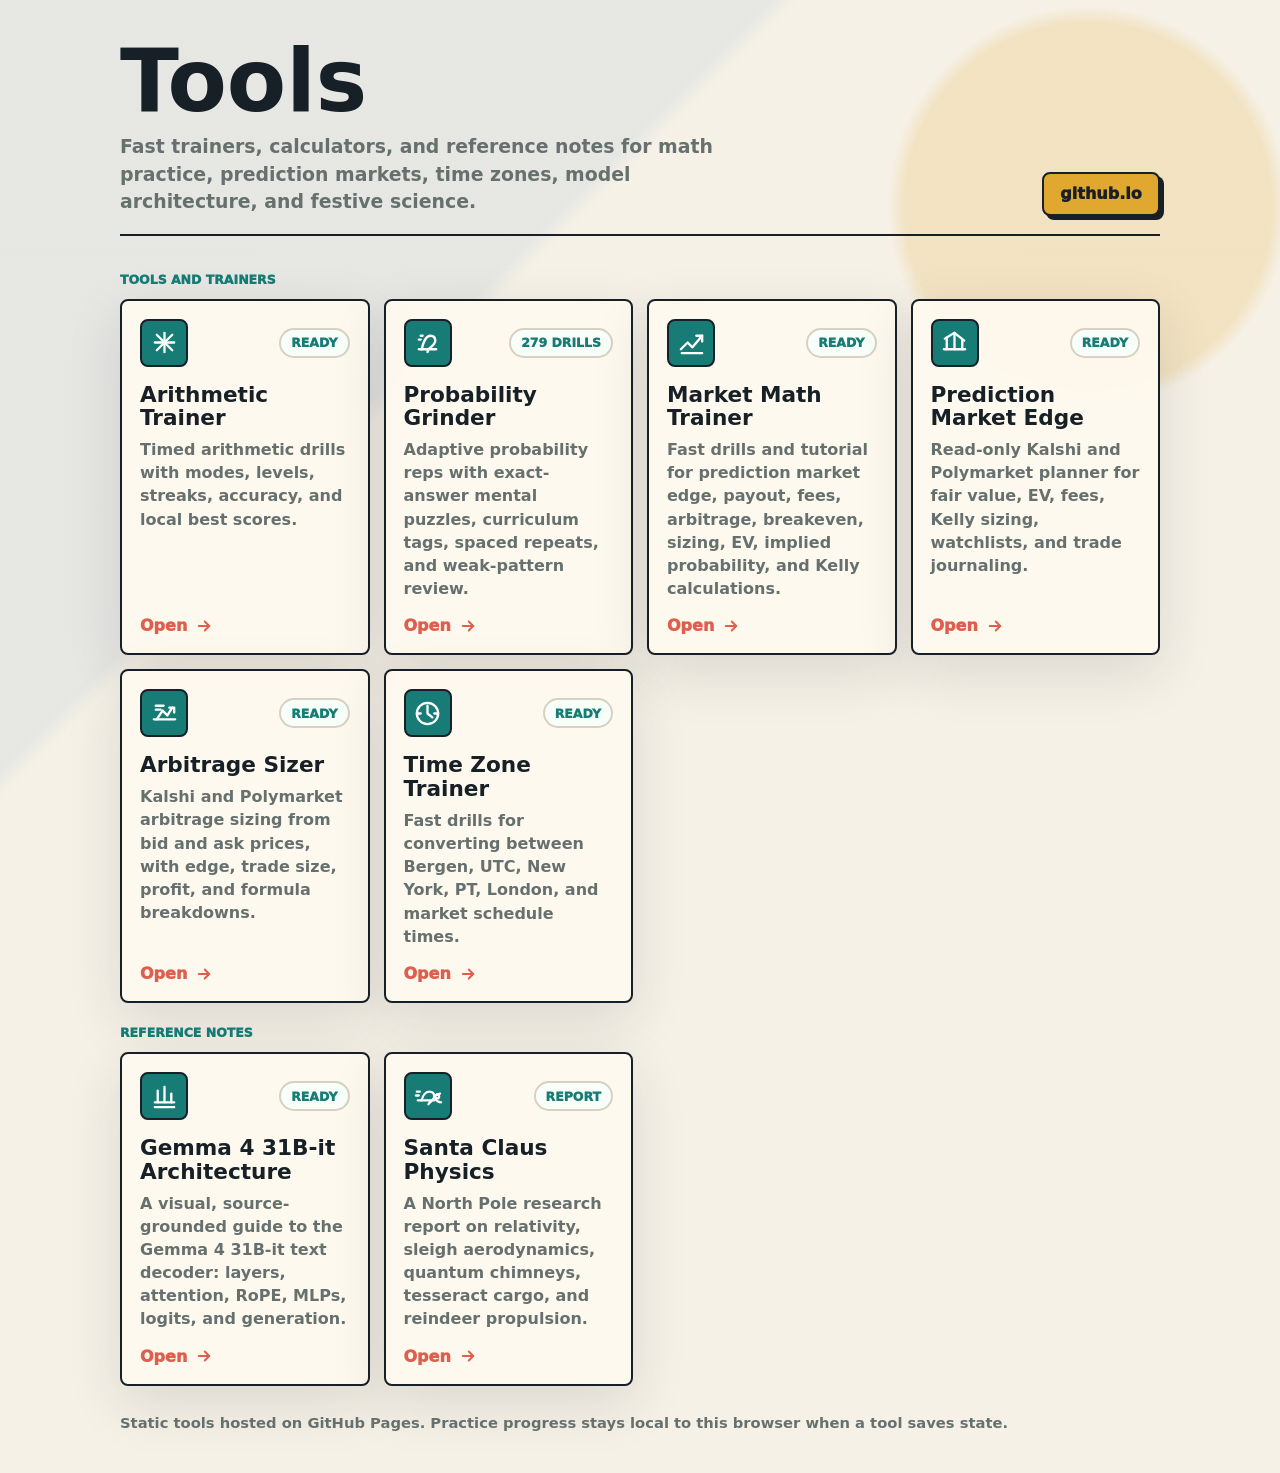
<file: index.html>
<!DOCTYPE html>
<html lang="en">
<head>
  <meta charset="UTF-8">
  <meta name="viewport" content="width=device-width, initial-scale=1.0">
  <meta name="theme-color" content="#f6f1e7">
  <meta name="description" content="A compact suite of browser tools and notes for arithmetic practice, probability drills, market math, prediction-market analysis, arbitrage sizing, time zones, model architecture, and Santa physics.">
  <link rel="icon" href="/favicon.svg" type="image/svg+xml">
  <title>Web Tools</title>
  <style>
    :root {
      color-scheme: light;
      --paper: #f6f1e7;
      --panel: #fffaf0;
      --ink: #172026;
      --muted: #66716f;
      --line: #d7d0c3;
      --teal: #177c76;
      --coral: #df5f4e;
      --gold: #e0a82e;
      --blue: #2f6fbb;
      --shadow: 0 18px 55px rgba(23, 32, 38, 0.12);
      --radius: 8px;
    }

    * {
      box-sizing: border-box;
    }

    html {
      min-height: 100%;
      background: var(--paper);
    }

    body {
      min-height: 100vh;
      margin: 0;
      color: var(--ink);
      font-family: Inter, ui-sans-serif, system-ui, -apple-system, BlinkMacSystemFont, "Segoe UI", sans-serif;
      background:
        linear-gradient(135deg, rgba(47, 111, 187, 0.08) 0 28%, transparent 29%),
        radial-gradient(circle at 85% 14%, rgba(224, 168, 46, 0.2) 0 11%, transparent 12%),
        var(--paper);
    }

    a {
      color: inherit;
      text-decoration: none;
    }

    .shell {
      width: min(1040px, calc(100vw - 28px));
      min-height: 100vh;
      margin: 0 auto;
      padding: clamp(18px, 4vw, 42px) 0;
      display: grid;
      grid-template-rows: auto 1fr auto;
      gap: 28px;
    }

    header {
      display: grid;
      grid-template-columns: 1fr auto;
      gap: 18px;
      align-items: end;
      border-bottom: 2px solid var(--ink);
      padding-bottom: 18px;
    }

    h1 {
      margin: 0;
      font-size: clamp(2.2rem, 7vw, 5.4rem);
      line-height: 0.92;
      letter-spacing: 0;
    }

    .subhead {
      margin: 12px 0 0;
      max-width: 640px;
      color: var(--muted);
      font-size: clamp(1rem, 2vw, 1.18rem);
      line-height: 1.45;
      font-weight: 650;
    }

    .badge {
      min-width: 118px;
      min-height: 44px;
      border: 2px solid var(--ink);
      border-radius: var(--radius);
      background: var(--gold);
      display: grid;
      place-items: center;
      padding: 0 14px;
      box-shadow: 4px 4px 0 var(--ink);
      font-weight: 950;
      white-space: nowrap;
    }

    .tools {
      align-self: start;
      display: grid;
      grid-template-columns: repeat(auto-fit, minmax(240px, 1fr));
      gap: 14px;
    }

    .section-label {
      grid-column: 1 / -1;
      margin: 8px 0 -2px;
      color: var(--teal);
      font-size: 0.78rem;
      font-weight: 950;
      text-transform: uppercase;
    }

    .tool {
      min-height: 210px;
      border: 2px solid var(--ink);
      border-radius: var(--radius);
      background: rgba(255, 250, 240, 0.94);
      box-shadow: var(--shadow);
      padding: 18px;
      display: grid;
      grid-template-rows: auto 1fr auto;
      gap: 16px;
      transition: transform 0.16s ease, box-shadow 0.16s ease;
    }

    .tool:hover,
    .tool:focus-visible {
      transform: translateY(-2px);
      box-shadow: 0 22px 65px rgba(23, 32, 38, 0.16);
      outline: none;
    }

    .tool-top {
      display: flex;
      align-items: center;
      justify-content: space-between;
      gap: 12px;
    }

    .icon {
      width: 48px;
      height: 48px;
      border: 2px solid var(--ink);
      border-radius: var(--radius);
      background: var(--teal);
      display: grid;
      place-items: center;
      flex: 0 0 auto;
    }

    .icon svg {
      width: 31px;
      height: 31px;
      stroke: white;
      stroke-width: 2.4;
      fill: none;
      stroke-linecap: round;
      stroke-linejoin: round;
    }

    .status {
      min-height: 30px;
      border: 2px solid var(--line);
      border-radius: 999px;
      padding: 4px 10px;
      color: var(--teal);
      background: #f8fff8;
      font-size: 0.78rem;
      font-weight: 950;
      text-transform: uppercase;
      display: inline-flex;
      align-items: center;
      white-space: nowrap;
    }

    h2 {
      margin: 0;
      font-size: 1.35rem;
      line-height: 1.1;
    }

    .tool p {
      margin: 8px 0 0;
      color: var(--muted);
      line-height: 1.45;
      font-weight: 620;
    }

    .open {
      display: inline-flex;
      align-items: center;
      gap: 8px;
      color: var(--coral);
      font-weight: 950;
    }

    .open svg {
      width: 18px;
      height: 18px;
      stroke: currentColor;
      stroke-width: 2.6;
      fill: none;
      stroke-linecap: round;
      stroke-linejoin: round;
    }

    footer {
      color: var(--muted);
      font-size: 0.92rem;
      font-weight: 650;
    }

    @media (max-width: 680px) {
      header {
        grid-template-columns: 1fr;
      }

      .badge {
        justify-self: start;
      }
    }
  </style>
</head>
<body>
  <main class="shell">
    <header>
      <div>
        <h1>Tools</h1>
        <p class="subhead">Fast trainers, calculators, and reference notes for math practice, prediction markets, time zones, model architecture, and festive science.</p>
      </div>
      <div class="badge">github.io</div>
    </header>

    <section class="tools" aria-label="Available tools">
      <div class="section-label">Tools and trainers</div>
      <a class="tool" href="./arithmetic-trainer/">
        <div class="tool-top">
          <div class="icon" aria-hidden="true">
            <svg viewBox="0 0 32 32">
              <path d="M6 16h20"></path>
              <path d="M16 6v20"></path>
              <path d="M8 8l16 16"></path>
              <path d="M24 8L8 24"></path>
            </svg>
          </div>
          <span class="status">Ready</span>
        </div>
        <div>
          <h2>Arithmetic Trainer</h2>
          <p>Timed arithmetic drills with modes, levels, streaks, accuracy, and local best scores.</p>
        </div>
        <span class="open">
          Open
          <svg viewBox="0 0 24 24" aria-hidden="true">
            <path d="M5 12h14"></path>
            <path d="M13 6l6 6-6 6"></path>
          </svg>
        </span>
      </a>
      <a class="tool" href="./probability-grinder/">
        <div class="tool-top">
          <div class="icon" aria-hidden="true">
            <svg viewBox="0 0 32 32">
              <path d="M7 23h18"></path>
              <path d="M10 23c2-9 5-14 9-14 3 0 5 2 5 5 0 6-8 7-8 12"></path>
              <path d="M9 9h2"></path>
              <path d="M7 13h2"></path>
            </svg>
          </div>
          <span class="status">279 drills</span>
        </div>
        <div>
          <h2>Probability Grinder</h2>
          <p>Adaptive probability reps with exact-answer mental puzzles, curriculum tags, spaced repeats, and weak-pattern review.</p>
        </div>
        <span class="open">
          Open
          <svg viewBox="0 0 24 24" aria-hidden="true">
            <path d="M5 12h14"></path>
            <path d="M13 6l6 6-6 6"></path>
          </svg>
        </span>
      </a>
      <a class="tool" href="./market-math-trainer/">
        <div class="tool-top">
          <div class="icon" aria-hidden="true">
            <svg viewBox="0 0 32 32">
              <path d="M5 23l7-7 5 5 10-12"></path>
              <path d="M21 9h6v6"></path>
              <path d="M6 27h21"></path>
            </svg>
          </div>
          <span class="status">Ready</span>
        </div>
        <div>
          <h2>Market Math Trainer</h2>
          <p>Fast drills and tutorial for prediction market edge, payout, fees, arbitrage, breakeven, sizing, EV, implied probability, and Kelly calculations.</p>
        </div>
        <span class="open">
          Open
          <svg viewBox="0 0 24 24" aria-hidden="true">
            <path d="M5 12h14"></path>
            <path d="M13 6l6 6-6 6"></path>
          </svg>
        </span>
      </a>
      <a class="tool" href="./prediction-market-edge/">
        <div class="tool-top">
          <div class="icon" aria-hidden="true">
            <svg viewBox="0 0 32 32">
              <path d="M5 23h22"></path>
              <path d="M8 23V11"></path>
              <path d="M16 23V6"></path>
              <path d="M24 23V14"></path>
              <path d="M6 12l10-6 10 8"></path>
            </svg>
          </div>
          <span class="status">Ready</span>
        </div>
        <div>
          <h2>Prediction Market Edge</h2>
          <p>Read-only Kalshi and Polymarket planner for fair value, EV, fees, Kelly sizing, watchlists, and trade journaling.</p>
        </div>
        <span class="open">
          Open
          <svg viewBox="0 0 24 24" aria-hidden="true">
            <path d="M5 12h14"></path>
            <path d="M13 6l6 6-6 6"></path>
          </svg>
        </span>
      </a>
      <a class="tool" href="./arbitrage-sizer/">
        <div class="tool-top">
          <div class="icon" aria-hidden="true">
            <svg viewBox="0 0 32 32">
              <path d="M5 22h22"></path>
              <path d="M8 22l6-9 5 5 5-8"></path>
              <path d="M21 10h5v5"></path>
              <path d="M7 8h8"></path>
              <path d="M7 12h5"></path>
            </svg>
          </div>
          <span class="status">Ready</span>
        </div>
        <div>
          <h2>Arbitrage Sizer</h2>
          <p>Kalshi and Polymarket arbitrage sizing from bid and ask prices, with edge, trade size, profit, and formula breakdowns.</p>
        </div>
        <span class="open">
          Open
          <svg viewBox="0 0 24 24" aria-hidden="true">
            <path d="M5 12h14"></path>
            <path d="M13 6l6 6-6 6"></path>
          </svg>
        </span>
      </a>
      <a class="tool" href="./time-zone-trainer/">
        <div class="tool-top">
          <div class="icon" aria-hidden="true">
            <svg viewBox="0 0 32 32">
              <circle cx="16" cy="16" r="11"></circle>
              <path d="M16 8v8l5 4"></path>
              <path d="M5 16h4"></path>
              <path d="M23 16h4"></path>
            </svg>
          </div>
          <span class="status">Ready</span>
        </div>
        <div>
          <h2>Time Zone Trainer</h2>
          <p>Fast drills for converting between Bergen, UTC, New York, PT, London, and market schedule times.</p>
        </div>
        <span class="open">
          Open
          <svg viewBox="0 0 24 24" aria-hidden="true">
            <path d="M5 12h14"></path>
            <path d="M13 6l6 6-6 6"></path>
          </svg>
        </span>
      </a>
      <div class="section-label">Reference notes</div>
      <a class="tool" href="./gemma-4-31b-architecture/">
        <div class="tool-top">
          <div class="icon" aria-hidden="true">
            <svg viewBox="0 0 32 32">
              <path d="M6 22h20"></path>
              <path d="M9 22V10"></path>
              <path d="M16 22V6"></path>
              <path d="M23 22V13"></path>
              <path d="M6 27h20"></path>
            </svg>
          </div>
          <span class="status">Ready</span>
        </div>
        <div>
          <h2>Gemma 4 31B-it Architecture</h2>
          <p>A visual, source-grounded guide to the Gemma 4 31B-it text decoder: layers, attention, RoPE, MLPs, logits, and generation.</p>
        </div>
        <span class="open">
          Open
          <svg viewBox="0 0 24 24" aria-hidden="true">
            <path d="M5 12h14"></path>
            <path d="M13 6l6 6-6 6"></path>
          </svg>
        </span>
      </a>
      <a class="tool" href="./santa-claus-physics/">
        <div class="tool-top">
          <div class="icon" aria-hidden="true">
            <svg viewBox="0 0 32 32">
              <path d="M6 20h17"></path>
              <path d="M10 20c1-5 4-9 8-9 3 0 5 2 5 5 0 4-5 5-6 8"></path>
              <path d="M23 16c2-2 4-3 6-3"></path>
              <path d="M24 19c2 2 4 3 6 3"></path>
              <path d="M8 11H5"></path>
              <path d="M7 15H4"></path>
              <circle cx="26" cy="16" r="2"></circle>
            </svg>
          </div>
          <span class="status">Report</span>
        </div>
        <div>
          <h2>Santa Claus Physics</h2>
          <p>A North Pole research report on relativity, sleigh aerodynamics, quantum chimneys, tesseract cargo, and reindeer propulsion.</p>
        </div>
        <span class="open">
          Open
          <svg viewBox="0 0 24 24" aria-hidden="true">
            <path d="M5 12h14"></path>
            <path d="M13 6l6 6-6 6"></path>
          </svg>
        </span>
      </a>
    </section>

    <footer>Static tools hosted on GitHub Pages. Practice progress stays local to this browser when a tool saves state.</footer>
  </main>
</body>
</html>
</file>
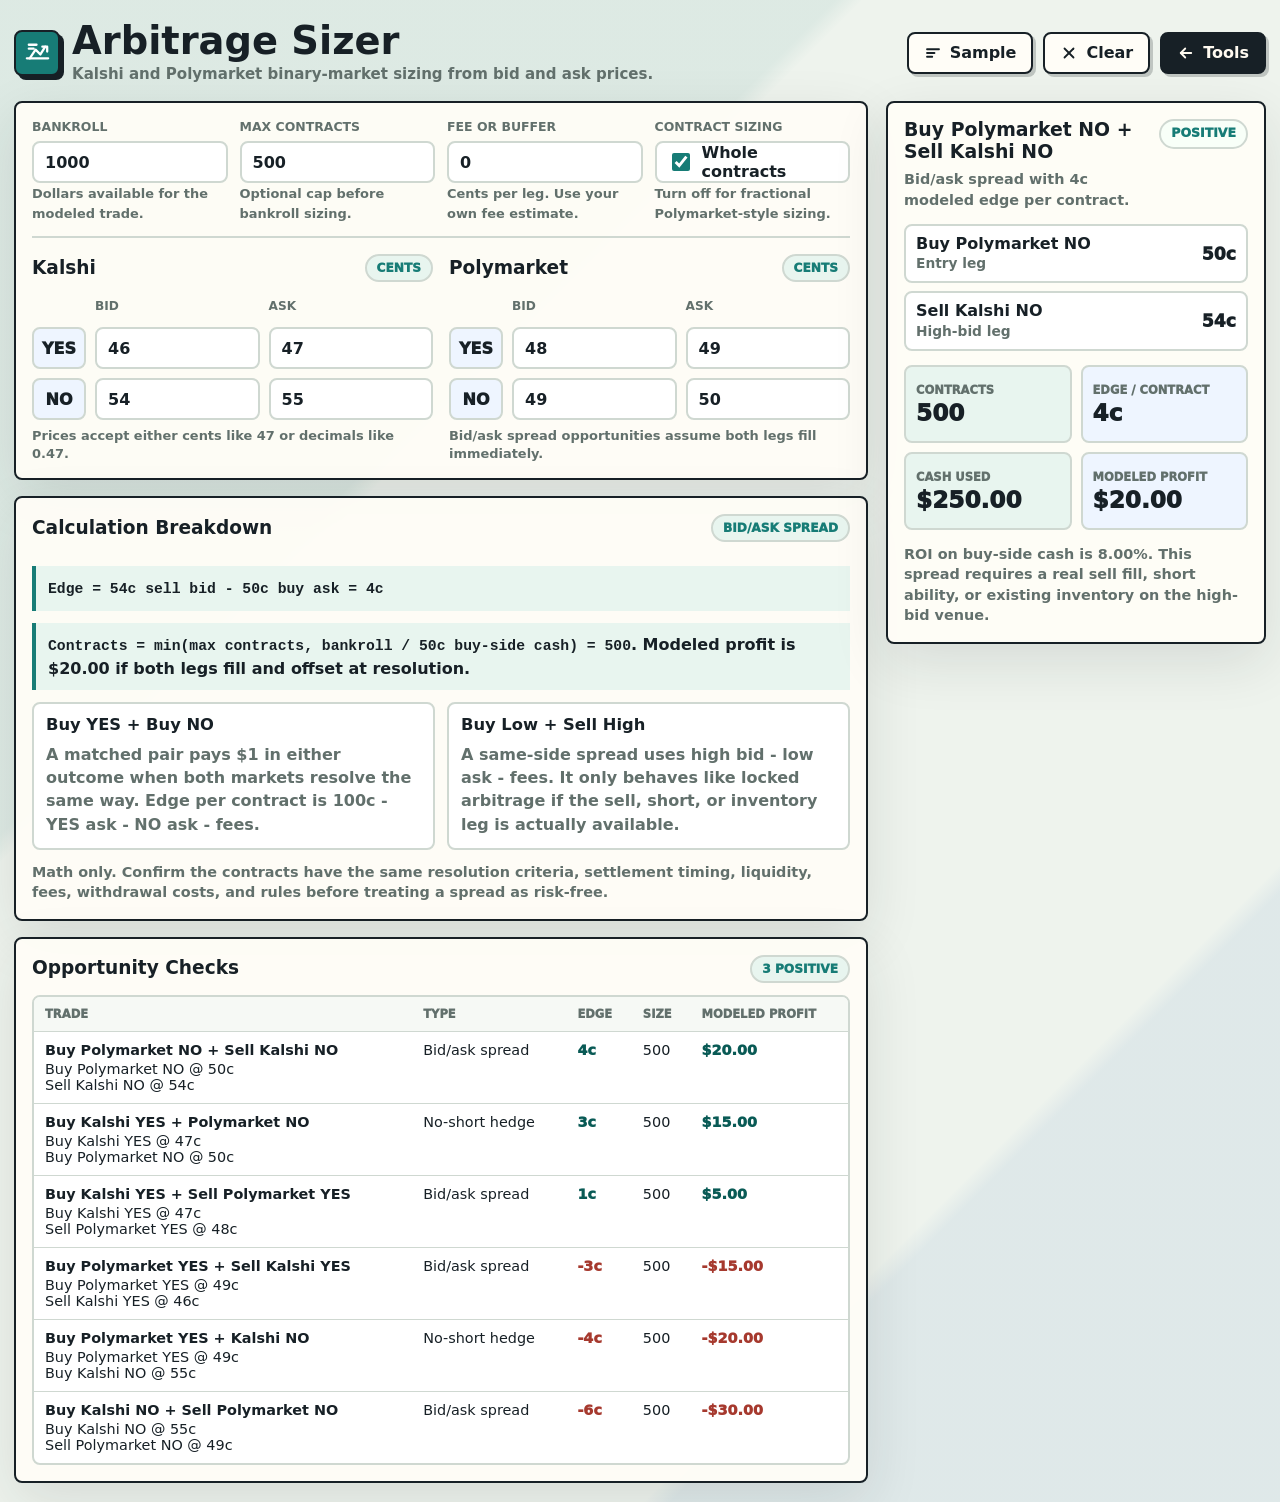
<file: arbitrage-sizer/index.html>
<!DOCTYPE html>
<html lang="en">
<head>
  <meta charset="UTF-8">
  <meta name="viewport" content="width=device-width, initial-scale=1.0">
  <meta name="theme-color" content="#eef3ed">
  <meta name="description" content="A Kalshi and Polymarket arbitrage sizing calculator with bid/ask inputs, hedge sizing, modeled profit, and formula breakdowns.">
  <link rel="icon" href="/favicon.svg" type="image/svg+xml">
  <title>Arbitrage Sizer</title>
  <style>
    :root {
      color-scheme: light;
      --paper: #eef3ed;
      --panel: #fffdf7;
      --ink: #172026;
      --muted: #62706c;
      --line: #cfd8d1;
      --line-dark: #aeb9b0;
      --teal: #177c76;
      --teal-dark: #095a55;
      --coral: #df5f4e;
      --coral-dark: #a6392e;
      --gold: #e0a82e;
      --blue: #2f6fbb;
      --green-soft: #e8f5ef;
      --red-soft: #fff0ec;
      --blue-soft: #eef5ff;
      --shadow: 0 18px 55px rgba(23, 32, 38, 0.11);
      --radius: 8px;
    }

    * {
      box-sizing: border-box;
    }

    html {
      min-height: 100%;
      background: var(--paper);
    }

    body {
      min-height: 100vh;
      margin: 0;
      color: var(--ink);
      font-family: Inter, ui-sans-serif, system-ui, -apple-system, BlinkMacSystemFont, "Segoe UI", sans-serif;
      background:
        linear-gradient(135deg, rgba(23, 124, 118, 0.08) 0 30%, transparent 31%),
        linear-gradient(315deg, rgba(47, 111, 187, 0.08) 0 22%, transparent 23%),
        var(--paper);
    }

    a {
      color: inherit;
      text-decoration: none;
    }

    button,
    input {
      font: inherit;
    }

    button {
      cursor: pointer;
    }

    input {
      width: 100%;
      min-height: 42px;
      border: 2px solid var(--line);
      border-radius: var(--radius);
      background: white;
      color: var(--ink);
      padding: 0 11px;
      outline: none;
      font-weight: 780;
    }

    input:focus,
    button:focus-visible,
    a:focus-visible {
      outline: none;
      box-shadow: 0 0 0 4px rgba(47, 111, 187, 0.18);
    }

    input.invalid {
      border-color: var(--coral);
      background: var(--red-soft);
    }

    .app {
      width: min(1280px, calc(100vw - 28px));
      min-height: 100vh;
      margin: 0 auto;
      padding: 22px 0;
      display: grid;
      grid-template-rows: auto 1fr;
      gap: 18px;
    }

    .topbar {
      display: grid;
      grid-template-columns: minmax(240px, 1fr) auto;
      gap: 16px;
      align-items: center;
    }

    .brand {
      display: flex;
      align-items: center;
      gap: 12px;
      min-width: 0;
    }

    .mark {
      width: 46px;
      height: 46px;
      border: 2px solid var(--ink);
      border-radius: var(--radius);
      display: grid;
      place-items: center;
      background: var(--teal);
      box-shadow: 4px 4px 0 var(--ink);
      flex: 0 0 auto;
    }

    .mark svg {
      width: 31px;
      height: 31px;
      stroke: white;
      stroke-width: 2.35;
      fill: none;
      stroke-linecap: round;
      stroke-linejoin: round;
    }

    h1,
    h2,
    h3,
    p {
      margin-top: 0;
    }

    h1 {
      margin-bottom: 0;
      font-size: clamp(1.45rem, 3vw, 2.4rem);
      line-height: 1;
      letter-spacing: 0;
    }

    .record {
      margin: 5px 0 0;
      color: var(--muted);
      font-size: 0.94rem;
      font-weight: 700;
    }

    .actions {
      display: flex;
      gap: 10px;
      flex-wrap: wrap;
      justify-content: flex-end;
    }

    .button {
      min-height: 42px;
      border: 2px solid var(--ink);
      border-radius: var(--radius);
      padding: 0 15px;
      background: var(--ink);
      color: #fffaf0;
      box-shadow: 3px 3px 0 rgba(23, 32, 38, 0.22);
      font-weight: 850;
      display: inline-flex;
      align-items: center;
      justify-content: center;
      gap: 8px;
      white-space: nowrap;
    }

    .button.secondary {
      background: var(--panel);
      color: var(--ink);
    }

    .button:active,
    .choice-row button:active {
      transform: translateY(1px);
    }

    .button svg {
      width: 18px;
      height: 18px;
      stroke: currentColor;
      stroke-width: 2.4;
      fill: none;
      stroke-linecap: round;
      stroke-linejoin: round;
    }

    .layout {
      min-width: 0;
      display: grid;
      grid-template-columns: minmax(0, 1fr) 380px;
      gap: 18px;
      align-items: start;
    }

    .workspace {
      min-width: 0;
      display: grid;
      gap: 16px;
    }

    .panel,
    .result-board {
      border: 2px solid var(--ink);
      border-radius: var(--radius);
      background: rgba(255, 253, 247, 0.94);
      box-shadow: var(--shadow);
    }

    .panel {
      padding: 16px;
      min-width: 0;
    }

    .control-grid {
      display: grid;
      grid-template-columns: repeat(4, minmax(0, 1fr));
      gap: 12px;
      align-items: end;
      padding-bottom: 14px;
      border-bottom: 2px solid var(--line);
    }

    .label {
      display: block;
      margin-bottom: 7px;
      color: var(--muted);
      font-size: 0.78rem;
      font-weight: 900;
      text-transform: uppercase;
    }

    .hint {
      margin: 7px 0 0;
      color: var(--muted);
      font-size: 0.81rem;
      font-weight: 700;
      line-height: 1.35;
    }

    .check-row {
      min-height: 42px;
      border: 2px solid var(--line);
      border-radius: var(--radius);
      background: white;
      padding: 0 11px;
      display: flex;
      align-items: center;
      gap: 9px;
      color: var(--ink);
      font-weight: 850;
    }

    .check-row input {
      width: 18px;
      height: 18px;
      min-height: 18px;
      padding: 0;
      accent-color: var(--teal);
      flex: 0 0 auto;
    }

    .markets {
      display: grid;
      grid-template-columns: repeat(2, minmax(0, 1fr));
      gap: 16px;
      padding-top: 16px;
    }

    .market-head {
      display: flex;
      align-items: center;
      justify-content: space-between;
      gap: 12px;
      margin-bottom: 12px;
    }

    h2 {
      margin-bottom: 0;
      font-size: 1.16rem;
      line-height: 1.1;
    }

    .pill {
      min-height: 28px;
      border: 2px solid var(--line);
      border-radius: 999px;
      padding: 3px 10px;
      display: inline-flex;
      align-items: center;
      color: var(--teal);
      background: var(--green-soft);
      font-size: 0.76rem;
      font-weight: 950;
      text-transform: uppercase;
      white-space: nowrap;
    }

    .quote-grid {
      display: grid;
      grid-template-columns: 54px repeat(2, minmax(0, 1fr));
      gap: 9px;
      align-items: center;
    }

    .quote-grid .head {
      min-height: 24px;
      color: var(--muted);
      font-size: 0.76rem;
      font-weight: 900;
      text-transform: uppercase;
      display: flex;
      align-items: center;
    }

    .side-label {
      min-height: 42px;
      border: 2px solid var(--line);
      border-radius: var(--radius);
      background: var(--blue-soft);
      display: grid;
      place-items: center;
      font-weight: 950;
    }

    .result-board {
      padding: 16px;
      position: sticky;
      top: 16px;
      display: grid;
      gap: 14px;
    }

    .result-top {
      display: flex;
      justify-content: space-between;
      gap: 14px;
      align-items: start;
    }

    .result-title {
      margin-bottom: 6px;
      font-size: 1.18rem;
      line-height: 1.16;
    }

    .status {
      min-height: 30px;
      border: 2px solid var(--line);
      border-radius: 999px;
      padding: 4px 10px;
      color: var(--teal);
      background: #f8fff8;
      font-size: 0.78rem;
      font-weight: 950;
      text-transform: uppercase;
      white-space: nowrap;
    }

    .status.warn {
      color: var(--coral-dark);
      background: var(--red-soft);
    }

    .legs {
      display: grid;
      gap: 8px;
    }

    .leg {
      min-height: 48px;
      border: 2px solid var(--line);
      border-radius: var(--radius);
      background: white;
      padding: 9px 10px;
      display: grid;
      grid-template-columns: 1fr auto;
      gap: 10px;
      align-items: center;
    }

    .leg strong {
      display: block;
      line-height: 1.15;
    }

    .leg span {
      color: var(--muted);
      font-size: 0.86rem;
      font-weight: 730;
    }

    .leg-price {
      font-size: 1.08rem;
      font-weight: 950;
    }

    .metrics {
      display: grid;
      grid-template-columns: repeat(2, minmax(0, 1fr));
      gap: 9px;
    }

    .metric {
      min-height: 78px;
      border: 2px solid var(--line);
      border-radius: var(--radius);
      background: var(--green-soft);
      padding: 10px;
      display: grid;
      align-content: center;
      gap: 4px;
    }

    .metric:nth-child(2n) {
      background: var(--blue-soft);
    }

    .metric-label {
      color: var(--muted);
      font-size: 0.72rem;
      font-weight: 950;
      text-transform: uppercase;
    }

    .metric-value {
      font-size: clamp(1.05rem, 3vw, 1.45rem);
      line-height: 1.05;
      font-weight: 950;
    }

    .note {
      margin: 0;
      color: var(--muted);
      font-size: 0.9rem;
      line-height: 1.42;
      font-weight: 720;
    }

    .breakdown {
      display: grid;
      gap: 12px;
    }

    .section-title {
      display: flex;
      align-items: center;
      justify-content: space-between;
      gap: 12px;
      margin-bottom: 12px;
    }

    h3 {
      margin-bottom: 0;
      font-size: 1.02rem;
      line-height: 1.15;
    }

    .formula {
      margin: 0;
      border-left: 4px solid var(--teal);
      background: var(--green-soft);
      padding: 10px 12px;
      color: var(--ink);
      font-weight: 820;
      line-height: 1.45;
    }

    .formula code {
      font-family: ui-monospace, SFMono-Regular, Menlo, Consolas, monospace;
      font-size: 0.92em;
    }

    .opportunities {
      max-width: 100%;
      overflow-x: auto;
      border: 2px solid var(--line);
      border-radius: var(--radius);
      background: white;
    }

    table {
      width: 100%;
      border-collapse: collapse;
      min-width: 760px;
    }

    th,
    td {
      padding: 10px 11px;
      border-bottom: 1px solid var(--line);
      text-align: left;
      vertical-align: top;
      font-size: 0.9rem;
    }

    th {
      color: var(--muted);
      font-size: 0.72rem;
      font-weight: 950;
      text-transform: uppercase;
      background: #f6f9f5;
    }

    tr:last-child td {
      border-bottom: 0;
    }

    td strong {
      display: block;
      margin-bottom: 3px;
    }

    .positive {
      color: var(--teal-dark);
      font-weight: 950;
    }

    .negative {
      color: var(--coral-dark);
      font-weight: 950;
    }

    .rules {
      display: grid;
      grid-template-columns: repeat(2, minmax(0, 1fr));
      gap: 12px;
    }

    .rule {
      border: 2px solid var(--line);
      border-radius: var(--radius);
      background: white;
      padding: 12px;
    }

    .rule h3 {
      margin-bottom: 8px;
    }

    .rule p {
      margin-bottom: 0;
      color: var(--muted);
      font-weight: 720;
      line-height: 1.45;
    }

    @media (max-width: 1040px) {
      .layout {
        grid-template-columns: 1fr;
      }

      .result-board {
        position: static;
      }
    }

    @media (max-width: 760px) {
      .topbar,
      .control-grid,
      .markets,
      .rules {
        grid-template-columns: 1fr;
      }

      .actions {
        justify-content: flex-start;
      }

      .metrics {
        grid-template-columns: 1fr;
      }
    }
  </style>
</head>
<body>
  <main class="app">
    <header class="topbar">
      <div class="brand">
        <div class="mark" aria-hidden="true">
          <svg viewBox="0 0 32 32">
            <path d="M5 22h22"></path>
            <path d="M8 22l6-9 5 5 5-8"></path>
            <path d="M21 10h5v5"></path>
            <path d="M7 8h8"></path>
            <path d="M7 12h5"></path>
          </svg>
        </div>
        <div>
          <h1>Arbitrage Sizer</h1>
          <p class="record">Kalshi and Polymarket binary-market sizing from bid and ask prices.</p>
        </div>
      </div>
      <div class="actions">
        <button class="button secondary" id="sampleBtn" type="button">
          <svg viewBox="0 0 24 24" aria-hidden="true">
            <path d="M4 7h16"></path>
            <path d="M4 12h10"></path>
            <path d="M4 17h7"></path>
          </svg>
          Sample
        </button>
        <button class="button secondary" id="clearBtn" type="button">
          <svg viewBox="0 0 24 24" aria-hidden="true">
            <path d="M6 6l12 12"></path>
            <path d="M18 6L6 18"></path>
          </svg>
          Clear
        </button>
        <a class="button" href="../">
          <svg viewBox="0 0 24 24" aria-hidden="true">
            <path d="M19 12H5"></path>
            <path d="M11 18l-6-6 6-6"></path>
          </svg>
          Tools
        </a>
      </div>
    </header>

    <section class="layout">
      <div class="workspace">
        <section class="panel" aria-label="Arbitrage inputs">
          <div class="control-grid">
            <label>
              <span class="label">Bankroll</span>
              <input id="budget" inputmode="decimal" value="1000" aria-label="Bankroll in dollars">
              <span class="hint">Dollars available for the modeled trade.</span>
            </label>
            <label>
              <span class="label">Max contracts</span>
              <input id="maxContracts" inputmode="decimal" value="500" aria-label="Maximum contracts">
              <span class="hint">Optional cap before bankroll sizing.</span>
            </label>
            <label>
              <span class="label">Fee or buffer</span>
              <input id="feeCents" inputmode="decimal" value="0" aria-label="Fee or buffer in cents per leg">
              <span class="hint">Cents per leg. Use your own fee estimate.</span>
            </label>
            <label>
              <span class="label">Contract sizing</span>
              <span class="check-row">
                <input id="wholeContracts" type="checkbox" checked>
                Whole contracts
              </span>
              <span class="hint">Turn off for fractional Polymarket-style sizing.</span>
            </label>
          </div>

          <div class="markets">
            <section aria-label="Kalshi prices">
              <div class="market-head">
                <h2>Kalshi</h2>
                <span class="pill">Cents</span>
              </div>
              <div class="quote-grid">
                <span></span>
                <span class="head">Bid</span>
                <span class="head">Ask</span>
                <span class="side-label">YES</span>
                <input id="kalshiYesBid" inputmode="decimal" value="46" aria-label="Kalshi YES bid">
                <input id="kalshiYesAsk" inputmode="decimal" value="47" aria-label="Kalshi YES ask">
                <span class="side-label">NO</span>
                <input id="kalshiNoBid" inputmode="decimal" value="54" aria-label="Kalshi NO bid">
                <input id="kalshiNoAsk" inputmode="decimal" value="55" aria-label="Kalshi NO ask">
              </div>
              <p class="hint">Prices accept either cents like 47 or decimals like 0.47.</p>
            </section>

            <section aria-label="Polymarket prices">
              <div class="market-head">
                <h2>Polymarket</h2>
                <span class="pill">Cents</span>
              </div>
              <div class="quote-grid">
                <span></span>
                <span class="head">Bid</span>
                <span class="head">Ask</span>
                <span class="side-label">YES</span>
                <input id="polyYesBid" inputmode="decimal" value="48" aria-label="Polymarket YES bid">
                <input id="polyYesAsk" inputmode="decimal" value="49" aria-label="Polymarket YES ask">
                <span class="side-label">NO</span>
                <input id="polyNoBid" inputmode="decimal" value="49" aria-label="Polymarket NO bid">
                <input id="polyNoAsk" inputmode="decimal" value="50" aria-label="Polymarket NO ask">
              </div>
              <p class="hint">Bid/ask spread opportunities assume both legs fill immediately.</p>
            </section>
          </div>
        </section>

        <section class="panel breakdown" aria-label="Calculation breakdown">
          <div class="section-title">
            <h2>Calculation Breakdown</h2>
            <span class="pill" id="modePill">No-short hedge</span>
          </div>
          <p class="formula" id="mainFormula"></p>
          <p class="formula" id="sizeFormula"></p>
          <div class="rules">
            <div class="rule">
              <h3>Buy YES + Buy NO</h3>
              <p>A matched pair pays $1 in either outcome when both markets resolve the same way. Edge per contract is <strong>100c - YES ask - NO ask - fees</strong>.</p>
            </div>
            <div class="rule">
              <h3>Buy Low + Sell High</h3>
              <p>A same-side spread uses <strong>high bid - low ask - fees</strong>. It only behaves like locked arbitrage if the sell, short, or inventory leg is actually available.</p>
            </div>
          </div>
          <p class="note">Math only. Confirm the contracts have the same resolution criteria, settlement timing, liquidity, fees, withdrawal costs, and rules before treating a spread as risk-free.</p>
        </section>

        <section class="panel" aria-label="All opportunities">
          <div class="section-title">
            <h2>Opportunity Checks</h2>
            <span class="pill" id="rowsPill">0 positive</span>
          </div>
          <div class="opportunities">
            <table>
              <thead>
                <tr>
                  <th>Trade</th>
                  <th>Type</th>
                  <th>Edge</th>
                  <th>Size</th>
                  <th>Modeled Profit</th>
                </tr>
              </thead>
              <tbody id="opportunityRows"></tbody>
            </table>
          </div>
        </section>
      </div>

      <aside class="result-board" aria-label="Best arbitrage result">
        <div class="result-top">
          <div>
            <h2 class="result-title" id="bestTitle">Best Trade</h2>
            <p class="note" id="bestSubtitle"></p>
          </div>
          <span class="status" id="bestStatus">Ready</span>
        </div>
        <div class="legs" id="bestLegs"></div>
        <div class="metrics">
          <div class="metric">
            <span class="metric-label">Contracts</span>
            <span class="metric-value" id="contractsMetric">0</span>
          </div>
          <div class="metric">
            <span class="metric-label">Edge / Contract</span>
            <span class="metric-value" id="edgeMetric">0c</span>
          </div>
          <div class="metric">
            <span class="metric-label">Cash Used</span>
            <span class="metric-value" id="cashMetric">$0.00</span>
          </div>
          <div class="metric">
            <span class="metric-label">Modeled Profit</span>
            <span class="metric-value" id="profitMetric">$0.00</span>
          </div>
        </div>
        <p class="note" id="resultNote"></p>
      </aside>
    </section>
  </main>

  <script>
    const fields = [
      "budget",
      "maxContracts",
      "feeCents",
      "kalshiYesBid",
      "kalshiYesAsk",
      "kalshiNoBid",
      "kalshiNoAsk",
      "polyYesBid",
      "polyYesAsk",
      "polyNoBid",
      "polyNoAsk"
    ];

    const els = Object.fromEntries([
      ...fields.map((id) => [id, document.getElementById(id)]),
      ["wholeContracts", document.getElementById("wholeContracts")],
      ["sampleBtn", document.getElementById("sampleBtn")],
      ["clearBtn", document.getElementById("clearBtn")],
      ["bestTitle", document.getElementById("bestTitle")],
      ["bestSubtitle", document.getElementById("bestSubtitle")],
      ["bestStatus", document.getElementById("bestStatus")],
      ["bestLegs", document.getElementById("bestLegs")],
      ["contractsMetric", document.getElementById("contractsMetric")],
      ["edgeMetric", document.getElementById("edgeMetric")],
      ["cashMetric", document.getElementById("cashMetric")],
      ["profitMetric", document.getElementById("profitMetric")],
      ["resultNote", document.getElementById("resultNote")],
      ["mainFormula", document.getElementById("mainFormula")],
      ["sizeFormula", document.getElementById("sizeFormula")],
      ["modePill", document.getElementById("modePill")],
      ["rowsPill", document.getElementById("rowsPill")],
      ["opportunityRows", document.getElementById("opportunityRows")]
    ]);
    let saveTimer = 0;

    const sampleValues = {
      budget: "1000",
      maxContracts: "500",
      feeCents: "0",
      kalshiYesBid: "46",
      kalshiYesAsk: "47",
      kalshiNoBid: "54",
      kalshiNoAsk: "55",
      polyYesBid: "48",
      polyYesAsk: "49",
      polyNoBid: "49",
      polyNoAsk: "50"
    };

    function parseLooseNumber(value) {
      const text = String(value || "").trim().replace(/[$,%c]/gi, "");
      if (!text) return null;
      const number = Number(text);
      return Number.isFinite(number) ? number : null;
    }

    function parsePrice(input) {
      const text = String(input.value || "").trim();
      const raw = parseLooseNumber(text);
      const cents = raw !== null && raw <= 1 && text.includes(".") ? raw * 100 : raw;
      const valid = cents !== null && cents >= 0 && cents <= 100;
      input.classList.toggle("invalid", !valid);
      return valid ? cents : null;
    }

    function parseMoney(input) {
      const value = parseLooseNumber(input.value);
      const valid = value !== null && value >= 0;
      input.classList.toggle("invalid", !valid);
      return valid ? value : 0;
    }

    function parseOptionalCap(input) {
      const text = String(input.value || "").trim();
      if (!text) {
        input.classList.remove("invalid");
        return Infinity;
      }
      const value = parseLooseNumber(text);
      const valid = value !== null && value > 0;
      input.classList.toggle("invalid", !valid);
      return valid ? value : 0;
    }

    function parseFee(input) {
      const value = parseLooseNumber(input.value);
      const valid = value !== null && value >= 0;
      input.classList.toggle("invalid", !valid);
      return valid ? value : 0;
    }

    function formatCents(value) {
      const rounded = Math.abs(value) >= 10 ? value.toFixed(1) : value.toFixed(2);
      return `${trimZeros(rounded)}c`;
    }

    function formatDollars(value) {
      return new Intl.NumberFormat("en-US", {
        style: "currency",
        currency: "USD",
        minimumFractionDigits: 2,
        maximumFractionDigits: 2
      }).format(value);
    }

    function formatQty(value) {
      if (!Number.isFinite(value)) return "0";
      return Number.isInteger(value) ? String(value) : trimZeros(value.toFixed(4));
    }

    function trimZeros(value) {
      return String(value).replace(/\.0+$/, "").replace(/(\.\d*?)0+$/, "$1");
    }

    function collectInputs() {
      return {
        budget: parseMoney(els.budget),
        maxContracts: parseOptionalCap(els.maxContracts),
        fee: parseFee(els.feeCents),
        whole: els.wholeContracts.checked,
        kalshi: {
          yesBid: parsePrice(els.kalshiYesBid),
          yesAsk: parsePrice(els.kalshiYesAsk),
          noBid: parsePrice(els.kalshiNoBid),
          noAsk: parsePrice(els.kalshiNoAsk)
        },
        poly: {
          yesBid: parsePrice(els.polyYesBid),
          yesAsk: parsePrice(els.polyYesAsk),
          noBid: parsePrice(els.polyNoBid),
          noAsk: parsePrice(els.polyNoAsk)
        }
      };
    }

    function validPrices(...prices) {
      return prices.every((price) => price !== null);
    }

    function buildCandidates(input) {
      const candidates = [];
      const { kalshi, poly, fee } = input;

      addComplement(candidates, {
        label: "Buy Kalshi YES + Polymarket NO",
        yesVenue: "Kalshi",
        yesAsk: kalshi.yesAsk,
        noVenue: "Polymarket",
        noAsk: poly.noAsk,
        fee
      });

      addComplement(candidates, {
        label: "Buy Polymarket YES + Kalshi NO",
        yesVenue: "Polymarket",
        yesAsk: poly.yesAsk,
        noVenue: "Kalshi",
        noAsk: kalshi.noAsk,
        fee
      });

      addSpread(candidates, {
        label: "Buy Kalshi YES + Sell Polymarket YES",
        side: "YES",
        buyVenue: "Kalshi",
        buyAsk: kalshi.yesAsk,
        sellVenue: "Polymarket",
        sellBid: poly.yesBid,
        fee
      });

      addSpread(candidates, {
        label: "Buy Polymarket YES + Sell Kalshi YES",
        side: "YES",
        buyVenue: "Polymarket",
        buyAsk: poly.yesAsk,
        sellVenue: "Kalshi",
        sellBid: kalshi.yesBid,
        fee
      });

      addSpread(candidates, {
        label: "Buy Kalshi NO + Sell Polymarket NO",
        side: "NO",
        buyVenue: "Kalshi",
        buyAsk: kalshi.noAsk,
        sellVenue: "Polymarket",
        sellBid: poly.noBid,
        fee
      });

      addSpread(candidates, {
        label: "Buy Polymarket NO + Sell Kalshi NO",
        side: "NO",
        buyVenue: "Polymarket",
        buyAsk: poly.noAsk,
        sellVenue: "Kalshi",
        sellBid: kalshi.noBid,
        fee
      });

      return candidates.map((candidate) => sizeCandidate(candidate, input));
    }

    function addComplement(candidates, config) {
      if (!validPrices(config.yesAsk, config.noAsk)) return;
      const feeTotal = config.fee * 2;
      const entryCents = config.yesAsk + config.noAsk + feeTotal;
      candidates.push({
        label: config.label,
        type: "No-short hedge",
        mode: "complement",
        edgeCents: 100 - entryCents,
        capitalCents: entryCents,
        feeTotal,
        legs: [
          { action: "Buy", venue: config.yesVenue, side: "YES", price: config.yesAsk },
          { action: "Buy", venue: config.noVenue, side: "NO", price: config.noAsk }
        ],
        formulaParts: {
          left: "100c payout",
          components: [config.yesAsk, config.noAsk, feeTotal],
          operator: "-"
        }
      });
    }

    function addSpread(candidates, config) {
      if (!validPrices(config.buyAsk, config.sellBid)) return;
      const feeTotal = config.fee * 2;
      candidates.push({
        label: config.label,
        type: "Bid/ask spread",
        mode: "spread",
        edgeCents: config.sellBid - config.buyAsk - feeTotal,
        capitalCents: config.buyAsk + config.fee,
        feeTotal,
        legs: [
          { action: "Buy", venue: config.buyVenue, side: config.side, price: config.buyAsk },
          { action: "Sell", venue: config.sellVenue, side: config.side, price: config.sellBid }
        ],
        formulaParts: {
          left: `${formatCents(config.sellBid)} sell bid`,
          components: [config.buyAsk, feeTotal],
          operator: "-"
        }
      });
    }

    function sizeCandidate(candidate, input) {
      const budgetContracts = candidate.capitalCents > 0
        ? (input.budget * 100) / candidate.capitalCents
        : 0;
      const cappedContracts = Math.min(budgetContracts, input.maxContracts);
      const quantity = input.whole
        ? Math.max(0, Math.floor(cappedContracts))
        : Math.max(0, Math.floor(cappedContracts * 10000) / 10000);
      const cashUsed = quantity * candidate.capitalCents / 100;
      const profit = quantity * candidate.edgeCents / 100;
      const roi = cashUsed > 0 ? profit / cashUsed : 0;
      return {
        ...candidate,
        quantity,
        cashUsed,
        profit,
        roi,
        viable: candidate.edgeCents > 0 && quantity > 0
      };
    }

    function render() {
      const input = collectInputs();
      const candidates = buildCandidates(input)
        .sort((a, b) => b.profit - a.profit || b.edgeCents - a.edgeCents);
      const viable = candidates.filter((candidate) => candidate.viable);
      const best = viable[0] || candidates[0] || null;

      renderBest(best, viable.length);
      renderRows(candidates);
      scheduleSaveState();
    }

    function renderBest(best, positiveCount) {
      els.rowsPill.textContent = `${positiveCount} positive`;

      if (!best) {
        els.bestTitle.textContent = "Enter Prices";
        els.bestSubtitle.textContent = "Fill in bid and ask prices to check the cross-market spread.";
        els.bestStatus.textContent = "Waiting";
        els.bestStatus.classList.add("warn");
        els.bestLegs.innerHTML = "";
        els.contractsMetric.textContent = "0";
        els.edgeMetric.textContent = "0c";
        els.cashMetric.textContent = "$0.00";
        els.profitMetric.textContent = "$0.00";
        els.resultNote.textContent = "The calculator needs valid prices from 0 to 100 cents.";
        els.modePill.textContent = "Waiting";
        els.mainFormula.textContent = "Enter both venues' bid and ask prices to build the formulas.";
        els.sizeFormula.textContent = "Size is limited by bankroll and the optional max-contract cap.";
        return;
      }

      const hasEdge = best.viable;
      els.bestTitle.textContent = hasEdge ? best.label : "No Positive Arbitrage";
      els.bestSubtitle.textContent = hasEdge
        ? `${best.type} with ${formatCents(best.edgeCents)} modeled edge per contract.`
        : `${best.label} is the closest check, but its edge is ${formatCents(best.edgeCents)}.`;
      els.bestStatus.textContent = hasEdge ? "Positive" : "No edge";
      els.bestStatus.classList.toggle("warn", !hasEdge);
      els.modePill.textContent = best.type;
      els.bestLegs.innerHTML = best.legs.map((leg) => `
        <div class="leg">
          <div>
            <strong>${leg.action} ${leg.venue} ${leg.side}</strong>
            <span>${best.mode === "spread" && leg.action === "Sell" ? "High-bid leg" : "Entry leg"}</span>
          </div>
          <div class="leg-price">${formatCents(leg.price)}</div>
        </div>
      `).join("");
      els.contractsMetric.textContent = formatQty(best.quantity);
      els.edgeMetric.textContent = formatCents(best.edgeCents);
      els.cashMetric.textContent = formatDollars(best.cashUsed);
      els.profitMetric.textContent = formatDollars(best.profit);
      els.resultNote.textContent = noteFor(best, hasEdge);
      renderFormula(best);
    }

    function renderFormula(best) {
      const feeText = best.feeTotal > 0 ? ` - ${formatCents(best.feeTotal)} fees` : "";
      if (best.mode === "complement") {
        const yesLeg = best.legs[0];
        const noLeg = best.legs[1];
        els.mainFormula.innerHTML = `<code>Edge = 100c - ${formatCents(yesLeg.price)} YES ask - ${formatCents(noLeg.price)} NO ask${feeText} = ${formatCents(best.edgeCents)}</code>`;
        els.sizeFormula.innerHTML = `<code>Contracts = min(max contracts, bankroll / ${formatCents(best.capitalCents)} cost) = ${formatQty(best.quantity)}</code>. Payout is ${formatDollars(best.quantity)} in either outcome, so modeled profit is ${formatDollars(best.profit)}.`;
        return;
      }

      const buyLeg = best.legs[0];
      const sellLeg = best.legs[1];
      els.mainFormula.innerHTML = `<code>Edge = ${formatCents(sellLeg.price)} sell bid - ${formatCents(buyLeg.price)} buy ask${feeText} = ${formatCents(best.edgeCents)}</code>`;
      els.sizeFormula.innerHTML = `<code>Contracts = min(max contracts, bankroll / ${formatCents(best.capitalCents)} buy-side cash) = ${formatQty(best.quantity)}</code>. Modeled profit is ${formatDollars(best.profit)} if both legs fill and offset at resolution.`;
    }

    function noteFor(best, hasEdge) {
      if (!hasEdge) {
        return "There is no positive modeled edge after the fee or buffer input. Lower asks, higher bids, or lower costs are needed.";
      }
      if (best.mode === "complement") {
        return `ROI on cash used is ${formatPercent(best.roi)}. This hedge does not require shorting, but both contracts must settle on the same event.`;
      }
      return `ROI on buy-side cash is ${formatPercent(best.roi)}. This spread requires a real sell fill, short ability, or existing inventory on the high-bid venue.`;
    }

    function formatPercent(value) {
      return `${(value * 100).toFixed(2)}%`;
    }

    function renderRows(candidates) {
      if (!candidates.length) {
        els.opportunityRows.innerHTML = `
          <tr>
            <td colspan="5">Enter valid prices to see opportunity checks.</td>
          </tr>
        `;
        return;
      }

      els.opportunityRows.innerHTML = candidates.map((candidate) => {
        const edgeClass = candidate.edgeCents > 0 ? "positive" : "negative";
        const profitClass = candidate.profit > 0 ? "positive" : "negative";
        const legs = candidate.legs.map((leg) => `${leg.action} ${leg.venue} ${leg.side} @ ${formatCents(leg.price)}`).join("<br>");
        return `
          <tr>
            <td><strong>${candidate.label}</strong>${legs}</td>
            <td>${candidate.type}</td>
            <td class="${edgeClass}">${formatCents(candidate.edgeCents)}</td>
            <td>${formatQty(candidate.quantity)}</td>
            <td class="${profitClass}">${formatDollars(candidate.profit)}</td>
          </tr>
        `;
      }).join("");
    }

    function saveState() {
      clearTimeout(saveTimer);
      saveTimer = 0;
      const data = Object.fromEntries(fields.map((id) => [id, els[id].value]));
      data.wholeContracts = els.wholeContracts.checked;
      localStorage.setItem("arbitrage-sizer", JSON.stringify(data));
    }

    function scheduleSaveState() {
      clearTimeout(saveTimer);
      saveTimer = setTimeout(saveState, 160);
    }

    function loadState() {
      try {
        const data = JSON.parse(localStorage.getItem("arbitrage-sizer"));
        if (!data) return;
        fields.forEach((id) => {
          if (Object.prototype.hasOwnProperty.call(data, id)) {
            els[id].value = data[id];
          }
        });
        els.wholeContracts.checked = data.wholeContracts !== false;
      } catch (error) {
        localStorage.removeItem("arbitrage-sizer");
      }
    }

    function applySample() {
      Object.entries(sampleValues).forEach(([id, value]) => {
        els[id].value = value;
      });
      els.wholeContracts.checked = true;
      render();
    }

    function clearInputs() {
      fields.forEach((id) => {
        els[id].value = id === "budget" ? "1000" : "";
      });
      els.wholeContracts.checked = true;
      render();
    }

    fields.forEach((id) => els[id].addEventListener("input", render));
    els.wholeContracts.addEventListener("change", render);
    els.sampleBtn.addEventListener("click", applySample);
    els.clearBtn.addEventListener("click", clearInputs);
    window.addEventListener("pagehide", saveState);

    loadState();
    render();
  </script>
</body>
</html>
</file>
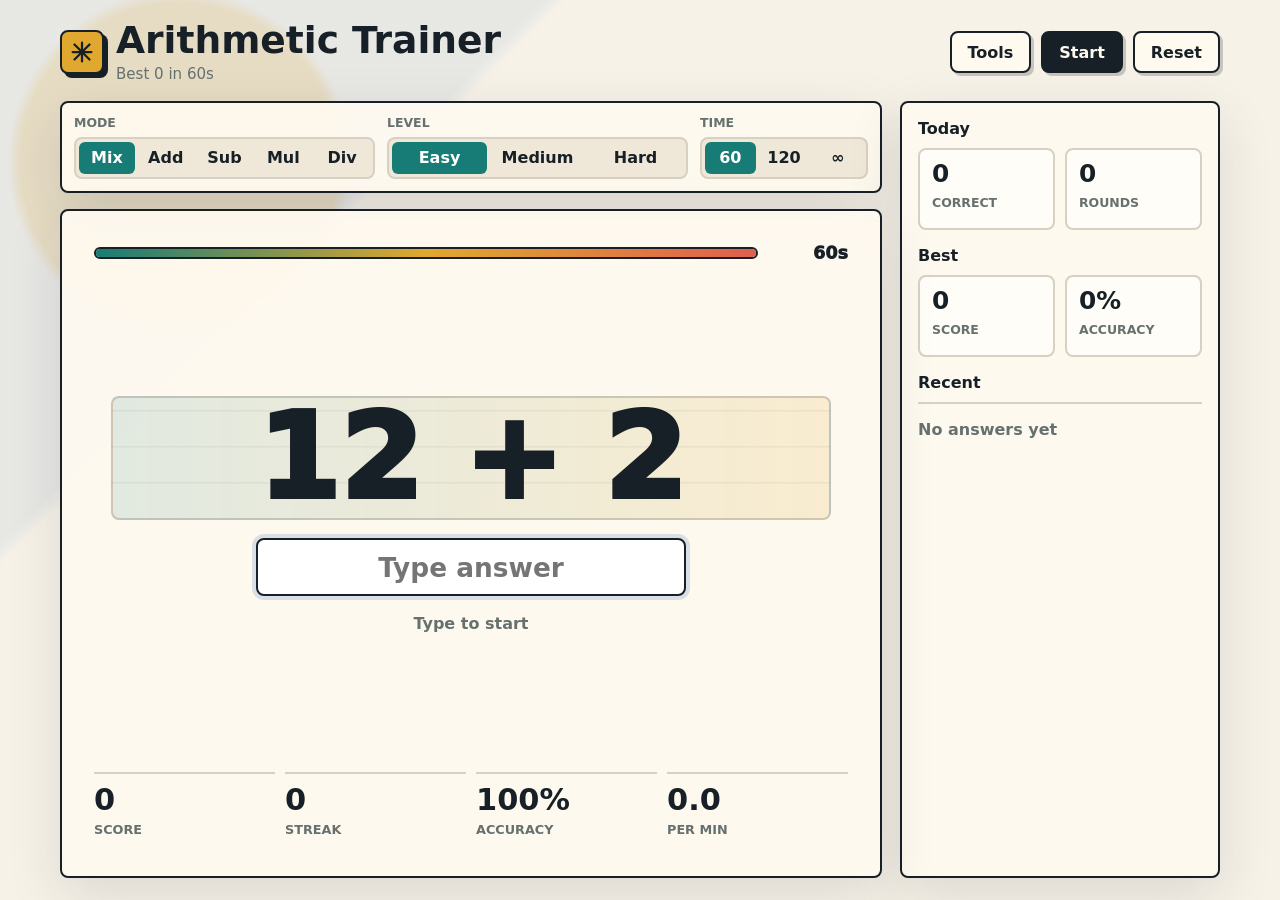
<file: arithmetic-trainer/index.html>
<!DOCTYPE html>
<html lang="en">
<head>
  <meta charset="UTF-8">
  <meta name="viewport" content="width=device-width, initial-scale=1.0">
  <meta name="theme-color" content="#f7f2e8">
  <meta name="description" content="A timed arithmetic practice app with addition, subtraction, multiplication, division, levels, streaks, accuracy, and local best scores.">
  <link rel="icon" href="/favicon.svg" type="image/svg+xml">
  <title>Arithmetic Trainer</title>
  <style>
    :root {
      color-scheme: light;
      --paper: #f7f2e8;
      --panel: #fffaf0;
      --ink: #172026;
      --muted: #66716f;
      --line: #d7d0c3;
      --coral: #df5f4e;
      --coral-dark: #a6392e;
      --teal: #177c76;
      --teal-dark: #095a55;
      --gold: #e0a82e;
      --blue: #2f6fbb;
      --shadow: 0 18px 55px rgba(23, 32, 38, 0.12);
      --radius: 8px;
    }

    * {
      box-sizing: border-box;
    }

    html {
      min-height: 100%;
      background: var(--paper);
    }

    body {
      min-height: 100vh;
      margin: 0;
      color: var(--ink);
      font-family: Inter, ui-sans-serif, system-ui, -apple-system, BlinkMacSystemFont, "Segoe UI", sans-serif;
      background:
        radial-gradient(circle at 14% 18%, rgba(224, 168, 46, 0.18) 0 12%, transparent 13%),
        linear-gradient(135deg, rgba(47, 111, 187, 0.08) 0 25%, transparent 26% 100%),
        var(--paper);
    }

    button,
    input {
      font: inherit;
    }

    button {
      cursor: pointer;
    }

    .app {
      width: min(1160px, calc(100vw - 28px));
      min-height: 100vh;
      margin: 0 auto;
      padding: 22px 0;
      display: grid;
      grid-template-rows: auto 1fr;
      gap: 18px;
    }

    .topbar {
      display: grid;
      grid-template-columns: minmax(190px, 1fr) auto;
      gap: 16px;
      align-items: center;
    }

    .brand {
      display: flex;
      align-items: center;
      gap: 12px;
      min-width: 0;
    }

    .mark {
      width: 44px;
      height: 44px;
      border: 2px solid var(--ink);
      border-radius: 8px;
      display: grid;
      place-items: center;
      background: var(--gold);
      box-shadow: 4px 4px 0 var(--ink);
      flex: 0 0 auto;
    }

    .mark svg {
      width: 30px;
      height: 30px;
      stroke: var(--ink);
      stroke-width: 2.4;
      fill: none;
      stroke-linecap: round;
      stroke-linejoin: round;
    }

    h1 {
      margin: 0;
      font-size: clamp(1.45rem, 3vw, 2.35rem);
      line-height: 1;
      letter-spacing: 0;
    }

    .record {
      margin-top: 5px;
      color: var(--muted);
      font-size: 0.94rem;
    }

    .actions {
      display: flex;
      gap: 10px;
      flex-wrap: wrap;
      justify-content: flex-end;
    }

    .button {
      min-height: 42px;
      border: 2px solid var(--ink);
      border-radius: var(--radius);
      padding: 0 16px;
      background: var(--ink);
      color: #fffaf0;
      box-shadow: 3px 3px 0 rgba(23, 32, 38, 0.22);
      font-weight: 800;
      text-decoration: none;
      display: inline-flex;
      align-items: center;
      justify-content: center;
      white-space: nowrap;
    }

    .button.secondary {
      background: var(--panel);
      color: var(--ink);
    }

    .button:active,
    .segmented button:active {
      transform: translateY(1px);
    }

    .button:focus-visible,
    .segmented button:focus-visible,
    .answer:focus-visible {
      outline: none;
      box-shadow: 0 0 0 4px rgba(47, 111, 187, 0.18);
    }

    .layout {
      display: grid;
      grid-template-columns: minmax(0, 1fr) 320px;
      gap: 18px;
      align-items: stretch;
    }

    .workspace,
    .sidebar {
      min-width: 0;
    }

    .workspace {
      display: grid;
      grid-template-rows: auto minmax(390px, 1fr);
      gap: 16px;
    }

    .controls,
    .panel,
    .sidebar {
      border: 2px solid var(--ink);
      border-radius: var(--radius);
      background: rgba(255, 250, 240, 0.92);
      box-shadow: var(--shadow);
    }

    .controls {
      padding: 12px;
      display: grid;
      grid-template-columns: 1fr 1fr auto;
      gap: 12px;
      align-items: center;
    }

    .control-group {
      min-width: 0;
    }

    .label {
      display: block;
      margin-bottom: 7px;
      color: var(--muted);
      font-size: 0.78rem;
      font-weight: 900;
      text-transform: uppercase;
    }

    .segmented {
      min-height: 40px;
      border: 2px solid var(--line);
      border-radius: var(--radius);
      padding: 3px;
      display: grid;
      grid-auto-flow: column;
      grid-auto-columns: 1fr;
      gap: 3px;
      background: #efe7d8;
    }

    .segmented button {
      min-width: 0;
      min-height: 32px;
      border: 0;
      border-radius: 6px;
      background: transparent;
      color: var(--ink);
      font-weight: 900;
      padding: 2px 6px;
      line-height: 1.1;
      overflow-wrap: anywhere;
      white-space: normal;
    }

    .segmented button.active {
      background: var(--teal);
      color: white;
    }

    .duration {
      width: 168px;
    }

    .duration .segmented {
      grid-template-columns: repeat(3, 1fr);
    }

    .panel {
      padding: clamp(16px, 4vw, 32px);
      display: grid;
      grid-template-rows: auto 1fr auto;
      gap: 20px;
      overflow: hidden;
      position: relative;
    }

    .timer-row {
      display: grid;
      grid-template-columns: 1fr auto;
      gap: 14px;
      align-items: center;
    }

    .meter {
      height: 12px;
      border: 2px solid var(--ink);
      border-radius: 999px;
      overflow: hidden;
      background: #eadfcd;
    }

    .meter span {
      display: block;
      width: 100%;
      height: 100%;
      background: linear-gradient(90deg, var(--teal), var(--gold), var(--coral));
      transform-origin: left;
      transform: scaleX(1);
    }

    .time {
      width: 76px;
      text-align: right;
      font-variant-numeric: tabular-nums;
      font-size: 1.1rem;
      font-weight: 950;
    }

    .stage {
      display: grid;
      place-items: center;
      text-align: center;
      min-height: 260px;
    }

    .problem-wrap {
      width: min(720px, 100%);
      display: grid;
      justify-items: center;
      gap: 18px;
    }

    .problem {
      width: 100%;
      min-height: 124px;
      display: flex;
      align-items: center;
      justify-content: center;
      border-radius: var(--radius);
      background:
        linear-gradient(90deg, rgba(23, 124, 118, 0.12), rgba(224, 168, 46, 0.16)),
        repeating-linear-gradient(0deg, transparent 0 34px, rgba(23, 32, 38, 0.06) 35px 36px);
      color: var(--ink);
      font-size: clamp(3.2rem, 11vw, 7.4rem);
      line-height: 1;
      font-weight: 950;
      letter-spacing: 0;
      white-space: nowrap;
      border: 2px solid rgba(23, 32, 38, 0.18);
    }

    .answer-row {
      width: min(430px, 100%);
      display: grid;
    }

    .answer {
      width: 100%;
      min-height: 58px;
      border: 2px solid var(--ink);
      border-radius: var(--radius);
      background: white;
      color: var(--ink);
      padding: 0 14px;
      font-size: 1.65rem;
      font-weight: 850;
      text-align: center;
      font-variant-numeric: tabular-nums;
      outline: none;
    }

    .answer:focus {
      box-shadow: 0 0 0 4px rgba(47, 111, 187, 0.18);
    }

    .feedback {
      min-height: 24px;
      color: var(--muted);
      font-weight: 850;
    }

    .feedback.correct {
      color: var(--teal-dark);
    }

    .feedback.missed {
      color: var(--coral-dark);
    }

    .stats {
      display: grid;
      grid-template-columns: repeat(4, minmax(0, 1fr));
      gap: 10px;
    }

    .stat {
      min-height: 72px;
      border-top: 2px solid var(--line);
      padding-top: 11px;
    }

    .stat strong {
      display: block;
      font-size: clamp(1.25rem, 3vw, 1.9rem);
      line-height: 1;
      font-variant-numeric: tabular-nums;
    }

    .stat span {
      display: block;
      margin-top: 7px;
      color: var(--muted);
      font-size: 0.8rem;
      font-weight: 900;
      text-transform: uppercase;
    }

    .sidebar {
      padding: 16px;
      display: grid;
      grid-template-rows: auto auto 1fr;
      gap: 16px;
      overflow: hidden;
    }

    .side-section {
      min-width: 0;
    }

    h2 {
      margin: 0 0 10px;
      font-size: 1rem;
      line-height: 1.2;
    }

    .compact-stats {
      display: grid;
      grid-template-columns: 1fr 1fr;
      gap: 10px;
    }

    .tile {
      min-height: 82px;
      border: 2px solid var(--line);
      border-radius: var(--radius);
      padding: 12px;
      background: #fffdf7;
    }

    .tile strong {
      display: block;
      font-size: 1.55rem;
      line-height: 1;
      font-variant-numeric: tabular-nums;
    }

    .tile span {
      display: block;
      margin-top: 8px;
      color: var(--muted);
      font-size: 0.78rem;
      font-weight: 900;
      text-transform: uppercase;
    }

    .history {
      min-height: 226px;
      overflow: auto;
      border-top: 2px solid var(--line);
    }

    .history-row {
      display: grid;
      grid-template-columns: 1fr auto;
      gap: 10px;
      align-items: center;
      min-height: 42px;
      border-bottom: 1px solid var(--line);
      font-variant-numeric: tabular-nums;
      font-size: 0.94rem;
    }

    .history-row b {
      color: var(--teal-dark);
    }

    .history-row i {
      color: var(--coral-dark);
      font-style: normal;
    }

    .empty {
      color: var(--muted);
      padding: 16px 0;
      font-weight: 750;
    }

    @media (max-width: 900px) {
      .layout {
        grid-template-columns: 1fr;
      }

      .sidebar {
        grid-template-columns: 1fr 1fr;
        grid-template-rows: auto 1fr;
      }

      .history-section {
        grid-column: 1 / -1;
      }
    }

    @media (max-width: 720px) {
      .app {
        width: min(100vw - 18px, 640px);
        padding: 10px 0 16px;
      }

      .topbar {
        grid-template-columns: 1fr;
      }

      .actions {
        justify-content: stretch;
      }

      .actions .button {
        flex: 1 1 120px;
      }

      .controls {
        grid-template-columns: 1fr;
      }

      .duration {
        width: auto;
      }

      .panel {
        min-height: 440px;
      }

      .problem {
        min-height: 96px;
      }

      .stats {
        grid-template-columns: repeat(2, minmax(0, 1fr));
      }

      .sidebar {
        grid-template-columns: 1fr;
      }
    }

    @media (max-width: 420px) {
      .segmented button {
        font-size: 0.9rem;
      }
    }
  </style>
</head>
<body>
  <main class="app">
    <header class="topbar">
      <div class="brand">
        <div class="mark" aria-hidden="true">
          <svg viewBox="0 0 32 32">
            <path d="M6 16h20"></path>
            <path d="M16 6v20"></path>
            <path d="M8 8l16 16"></path>
            <path d="M24 8L8 24"></path>
          </svg>
        </div>
        <div>
          <h1>Arithmetic Trainer</h1>
          <div class="record" id="recordLine">Best 0 in 60s</div>
        </div>
      </div>
      <div class="actions">
        <a class="button secondary" href="../">Tools</a>
        <button class="button" id="startBtn" type="button">Start</button>
        <button class="button secondary" id="resetBtn" type="button">Reset</button>
      </div>
    </header>

    <section class="layout" aria-label="Arithmetic practice">
      <div class="workspace">
        <section class="controls" aria-label="Session controls">
          <div class="control-group">
            <span class="label">Mode</span>
            <div class="segmented" id="modeGroup" role="tablist" aria-label="Mode">
              <button type="button" class="active" data-mode="mix">Mix</button>
              <button type="button" data-mode="add">Add</button>
              <button type="button" data-mode="sub">Sub</button>
              <button type="button" data-mode="mul">Mul</button>
              <button type="button" data-mode="div">Div</button>
            </div>
          </div>
          <div class="control-group">
            <span class="label">Level</span>
            <div class="segmented" id="levelGroup" role="tablist" aria-label="Level">
              <button type="button" class="active" data-level="easy">Easy</button>
              <button type="button" data-level="medium">Medium</button>
              <button type="button" data-level="hard">Hard</button>
            </div>
          </div>
          <div class="control-group duration">
            <span class="label">Time</span>
            <div class="segmented" id="durationGroup" role="tablist" aria-label="Time">
              <button type="button" class="active" data-duration="60">60</button>
              <button type="button" data-duration="120">120</button>
              <button type="button" data-duration="0">∞</button>
            </div>
          </div>
        </section>

        <section class="panel" aria-live="polite">
          <div class="timer-row">
            <div class="meter" aria-hidden="true"><span id="meterFill"></span></div>
            <div class="time" id="timeLeft">60s</div>
          </div>

          <div class="stage">
            <div class="problem-wrap">
              <div class="problem" id="problem">8 + 4</div>
              <form class="answer-row" id="answerForm" autocomplete="off">
                <input class="answer" id="answerInput" name="answer" inputmode="numeric" pattern="-?[0-9]*" aria-label="Answer" placeholder="Type answer" autofocus>
              </form>
              <div class="feedback" id="feedback">Ready</div>
            </div>
          </div>

          <div class="stats" aria-label="Current stats">
            <div class="stat"><strong id="score">0</strong><span>Score</span></div>
            <div class="stat"><strong id="streak">0</strong><span>Streak</span></div>
            <div class="stat"><strong id="accuracy">100%</strong><span>Accuracy</span></div>
            <div class="stat"><strong id="pace">0.0</strong><span>Per Min</span></div>
          </div>
        </section>

      </div>

      <aside class="sidebar">
        <section class="side-section">
          <h2>Today</h2>
          <div class="compact-stats">
            <div class="tile"><strong id="todayCorrect">0</strong><span>Correct</span></div>
            <div class="tile"><strong id="todayRounds">0</strong><span>Rounds</span></div>
          </div>
        </section>
        <section class="side-section">
          <h2>Best</h2>
          <div class="compact-stats">
            <div class="tile"><strong id="bestScore">0</strong><span>Score</span></div>
            <div class="tile"><strong id="bestAccuracy">0%</strong><span>Accuracy</span></div>
          </div>
        </section>
        <section class="side-section history-section">
          <h2>Recent</h2>
          <div class="history" id="history"></div>
        </section>
      </aside>
    </section>
  </main>

  <script>
    const state = {
      mode: "mix",
      level: "easy",
      duration: 60,
      active: false,
      startedAt: 0,
      endsAt: 0,
      score: 0,
      attempts: 0,
      streak: 0,
      bestStreak: 0,
      current: null,
      timer: null,
      history: [],
      historyKey: "",
      store: loadStore()
    };

    const els = {
      startBtn: document.getElementById("startBtn"),
      resetBtn: document.getElementById("resetBtn"),
      answerForm: document.getElementById("answerForm"),
      answerInput: document.getElementById("answerInput"),
      problem: document.getElementById("problem"),
      feedback: document.getElementById("feedback"),
      meterFill: document.getElementById("meterFill"),
      timeLeft: document.getElementById("timeLeft"),
      score: document.getElementById("score"),
      streak: document.getElementById("streak"),
      accuracy: document.getElementById("accuracy"),
      pace: document.getElementById("pace"),
      todayCorrect: document.getElementById("todayCorrect"),
      todayRounds: document.getElementById("todayRounds"),
      bestScore: document.getElementById("bestScore"),
      bestAccuracy: document.getElementById("bestAccuracy"),
      recordLine: document.getElementById("recordLine"),
      history: document.getElementById("history")
    };

    const ranges = {
      easy: { add: 20, sub: 20, mul: 10, div: 10 },
      medium: { add: 80, sub: 80, mul: 12, div: 12 },
      hard: { add: 200, sub: 200, mul: 19, div: 19 }
    };

    const symbols = {
      add: "+",
      sub: "-",
      mul: "x",
      div: "/"
    };

    wireSegments("modeGroup", "mode");
    wireSegments("levelGroup", "level");
    wireSegments("durationGroup", "duration");

    els.startBtn.addEventListener("click", startRound);
    els.resetBtn.addEventListener("click", resetRound);
    els.answerForm.addEventListener("submit", submitAnswer);
    els.answerInput.addEventListener("input", handleAnswerInput);
    document.addEventListener("keydown", handleGlobalKeydown);

    resetRound();
    renderStore();

    function wireSegments(id, key) {
      document.getElementById(id).addEventListener("click", (event) => {
        const button = event.target.closest("button");
        if (!button) return;
        [...button.parentElement.children].forEach((child) => child.classList.remove("active"));
        button.classList.add("active");
        state[key] = key === "duration" ? Number(button.dataset.duration) : button.dataset[key];
        resetRound();
      });
    }

    function startRound() {
      if (state.active) return;
      state.active = true;
      state.startedAt = Date.now();
      state.endsAt = state.duration ? state.startedAt + state.duration * 1000 : 0;
      state.score = 0;
      state.attempts = 0;
      state.streak = 0;
      state.bestStreak = 0;
      state.history = [];
      state.historyKey = "";
      els.startBtn.textContent = "Running";
      els.startBtn.disabled = true;
      els.feedback.textContent = "Go";
      els.feedback.className = "feedback correct";
      if (!state.current) nextProblem();
      tick();
      clearInterval(state.timer);
      state.timer = setInterval(tick, 200);
      els.answerInput.focus();
      render();
    }

    function resetRound() {
      if (state.active && state.attempts > 0) {
        saveRound();
      }
      state.active = false;
      clearInterval(state.timer);
      state.timer = null;
      state.score = 0;
      state.attempts = 0;
      state.streak = 0;
      state.bestStreak = 0;
      state.history = [];
      state.historyKey = "";
      state.current = makeProblem();
      els.answerInput.value = "";
      els.startBtn.textContent = "Start";
      els.startBtn.disabled = false;
      els.feedback.textContent = "Type to start";
      els.feedback.className = "feedback";
      render();
      renderProblem();
      updateTimer(state.duration || 0);
      els.answerInput.focus();
    }

    function submitAnswer(event) {
      event.preventDefault();
      if (!state.active) {
        startRound();
      }
      checkAnswer({ force: true });
    }

    function handleAnswerInput() {
      sanitizeAnswer();
      if (!state.active && els.answerInput.value !== "" && els.answerInput.value !== "-") {
        startRound();
      }
      checkAnswer({ force: false });
    }

    function checkAnswer({ force }) {
      if (!state.active) return;
      const raw = els.answerInput.value.trim();
      if (raw === "" || raw === "-") return;
      const value = Number(raw);
      if (!Number.isInteger(value)) return;

      const correct = value === state.current.answer;
      if (!correct && !force) return;
      recordAnswer(value, correct);
    }

    function recordAnswer(value, correct) {
      state.attempts += 1;
      if (correct) {
        state.score += 1;
        state.streak += 1;
        state.bestStreak = Math.max(state.bestStreak, state.streak);
        els.feedback.textContent = "Correct";
        els.feedback.className = "feedback correct";
      } else {
        state.streak = 0;
        els.feedback.textContent = state.current.label + " = " + state.current.answer;
        els.feedback.className = "feedback missed";
      }
      state.history.unshift({
        label: state.current.label,
        answer: state.current.answer,
        value,
        correct
      });
      state.history = state.history.slice(0, 10);
      els.answerInput.value = "";
      nextProblem();
      if (state.duration === 0) {
        saveBestOnly();
      }
      render();
    }

    function sanitizeAnswer() {
      const cleaned = els.answerInput.value
        .replace(/[^\d-]/g, "")
        .replace(/(?!^)-/g, "");
      if (cleaned !== els.answerInput.value) {
        els.answerInput.value = cleaned;
      }
    }

    function finishRound() {
      if (!state.active) return;
      state.active = false;
      clearInterval(state.timer);
      state.timer = null;
      els.startBtn.textContent = "Start";
      els.startBtn.disabled = false;
      els.feedback.textContent = "Done";
      els.feedback.className = "feedback";

      saveRound();
      render();
      renderStore();
      updateTimer(0);
    }

    function saveRound() {
      const accuracy = getAccuracy();
      const today = todayKey();
      if (!state.store.days[today]) {
        state.store.days[today] = { correct: 0, rounds: 0 };
      }
      state.store.days[today].correct += state.score;
      state.store.days[today].rounds += 1;

      const beatsBest = state.score > state.store.best.score ||
        (state.score === state.store.best.score && accuracy > state.store.best.accuracy);
      if (beatsBest) {
        state.store.best = {
          score: state.score,
          accuracy,
          duration: state.duration,
          mode: state.mode,
          level: state.level
        };
      }
      saveStore();
      renderStore();
    }

    function saveBestOnly() {
      const accuracy = getAccuracy();
      const beatsBest = state.score > state.store.best.score ||
        (state.score === state.store.best.score && accuracy > state.store.best.accuracy);
      if (!beatsBest) return;
      state.store.best = {
        score: state.score,
        accuracy,
        duration: state.duration,
        mode: state.mode,
        level: state.level
      };
      saveStore();
      renderStore();
    }

    function tick() {
      if (state.duration === 0) {
        updateTimer(0);
        render();
        return;
      }
      const remaining = Math.max(0, Math.ceil((state.endsAt - Date.now()) / 1000));
      updateTimer(remaining);
      if (remaining <= 0) finishRound();
      else render();
    }

    function updateTimer(seconds) {
      if (state.duration === 0) {
        if (els.timeLeft.textContent !== "∞") els.timeLeft.textContent = "∞";
        if (els.meterFill.style.transform !== "scaleX(1)") els.meterFill.style.transform = "scaleX(1)";
        return;
      }
      const label = seconds + "s";
      if (els.timeLeft.textContent !== label) els.timeLeft.textContent = label;
      const ratio = Math.max(0, Math.min(1, seconds / state.duration));
      const transform = "scaleX(" + ratio + ")";
      if (els.meterFill.style.transform !== transform) els.meterFill.style.transform = transform;
    }

    function nextProblem() {
      state.current = makeProblem();
      renderProblem();
    }

    function renderProblem() {
      els.problem.textContent = state.current.label;
    }

    function makeProblem() {
      const mode = state.mode === "mix" ? pick(["add", "sub", "mul", "div"]) : state.mode;
      const range = ranges[state.level];
      let a;
      let b;
      let answer;

      if (mode === "add") {
        a = rand(2, range.add);
        b = rand(2, range.add);
        answer = a + b;
      }

      if (mode === "sub") {
        a = rand(2, range.sub);
        b = rand(2, range.sub);
        if (b > a) [a, b] = [b, a];
        answer = a - b;
      }

      if (mode === "mul") {
        [a, b] = makeMultiplicationFactors();
        answer = a * b;
      }

      if (mode === "div") {
        b = rand(2, range.div);
        answer = rand(2, range.div);
        a = b * answer;
      }

      return {
        label: a + " " + symbols[mode] + " " + b,
        answer
      };
    }

    function makeMultiplicationFactors() {
      if (state.level === "medium") {
        return shufflePair(rand(2, 9), rand(10, 99));
      }
      if (state.level === "hard") {
        return [rand(10, 99), rand(10, 99)];
      }
      return [rand(2, ranges.easy.mul), rand(2, ranges.easy.mul)];
    }

    function render() {
      const elapsed = state.active ? Math.max(1, (Date.now() - state.startedAt) / 1000) : 0;
      const perMinute = elapsed ? (state.score / elapsed) * 60 : 0;
      els.score.textContent = state.score;
      els.streak.textContent = state.streak;
      els.accuracy.textContent = getAccuracy() + "%";
      els.pace.textContent = perMinute.toFixed(1);
      renderHistory();
    }

    function renderHistory() {
      const key = state.history.map((item) => item.label + ":" + item.value + ":" + item.correct).join("|") || "empty";
      if (key === state.historyKey) return;
      state.historyKey = key;
      if (state.history.length === 0) {
        els.history.innerHTML = '<div class="empty">No answers yet</div>';
        return;
      }
      els.history.innerHTML = state.history.map((item) => {
        const result = item.correct ? "<b>hit</b>" : "<i>" + item.value + "</i>";
        return '<div class="history-row"><span>' + item.label + '</span><span>' + result + '</span></div>';
      }).join("");
    }

    function renderStore() {
      const today = state.store.days[todayKey()] || { correct: 0, rounds: 0 };
      els.todayCorrect.textContent = today.correct;
      els.todayRounds.textContent = today.rounds;
      els.bestScore.textContent = state.store.best.score;
      els.bestAccuracy.textContent = state.store.best.accuracy + "%";
      els.recordLine.textContent = "Best " + state.store.best.score + " in " + formatDuration(state.store.best.duration);
    }

    function pressKey(key) {
      els.answerInput.focus();
      if (key === "back") {
        els.answerInput.value = els.answerInput.value.slice(0, -1);
        handleAnswerInput();
        return;
      }
      if (key === "-") {
        els.answerInput.value = els.answerInput.value.startsWith("-")
          ? els.answerInput.value.slice(1)
          : "-" + els.answerInput.value;
        handleAnswerInput();
        return;
      }
      els.answerInput.value += key;
      handleAnswerInput();
    }

    function handleGlobalKeydown(event) {
      if (event.target === els.answerInput) return;
      if (/^\d$/.test(event.key)) {
        event.preventDefault();
        pressKey(event.key);
        return;
      }
      if (event.key === "-") {
        event.preventDefault();
        pressKey("-");
        return;
      }
      if (event.key === "Backspace") {
        event.preventDefault();
        pressKey("back");
      }
    }

    function getAccuracy() {
      if (!state.attempts) return 100;
      return Math.round((state.score / state.attempts) * 100);
    }

    function rand(min, max) {
      return Math.floor(Math.random() * (max - min + 1)) + min;
    }

    function pick(items) {
      return items[Math.floor(Math.random() * items.length)];
    }

    function shufflePair(a, b) {
      return Math.random() < 0.5 ? [a, b] : [b, a];
    }

    function formatDuration(duration) {
      return duration ? duration + "s" : "untimed";
    }

    function todayKey() {
      return new Date().toISOString().slice(0, 10);
    }

    function loadStore() {
      const fallback = {
        best: { score: 0, accuracy: 0, duration: 60, mode: "mix", level: "easy" },
        days: {}
      };
      try {
        return JSON.parse(localStorage.getItem("arithmetic-trainer")) || fallback;
      } catch {
        return fallback;
      }
    }

    function saveStore() {
      localStorage.setItem("arithmetic-trainer", JSON.stringify(state.store));
    }
  </script>
</body>
</html>
</file>
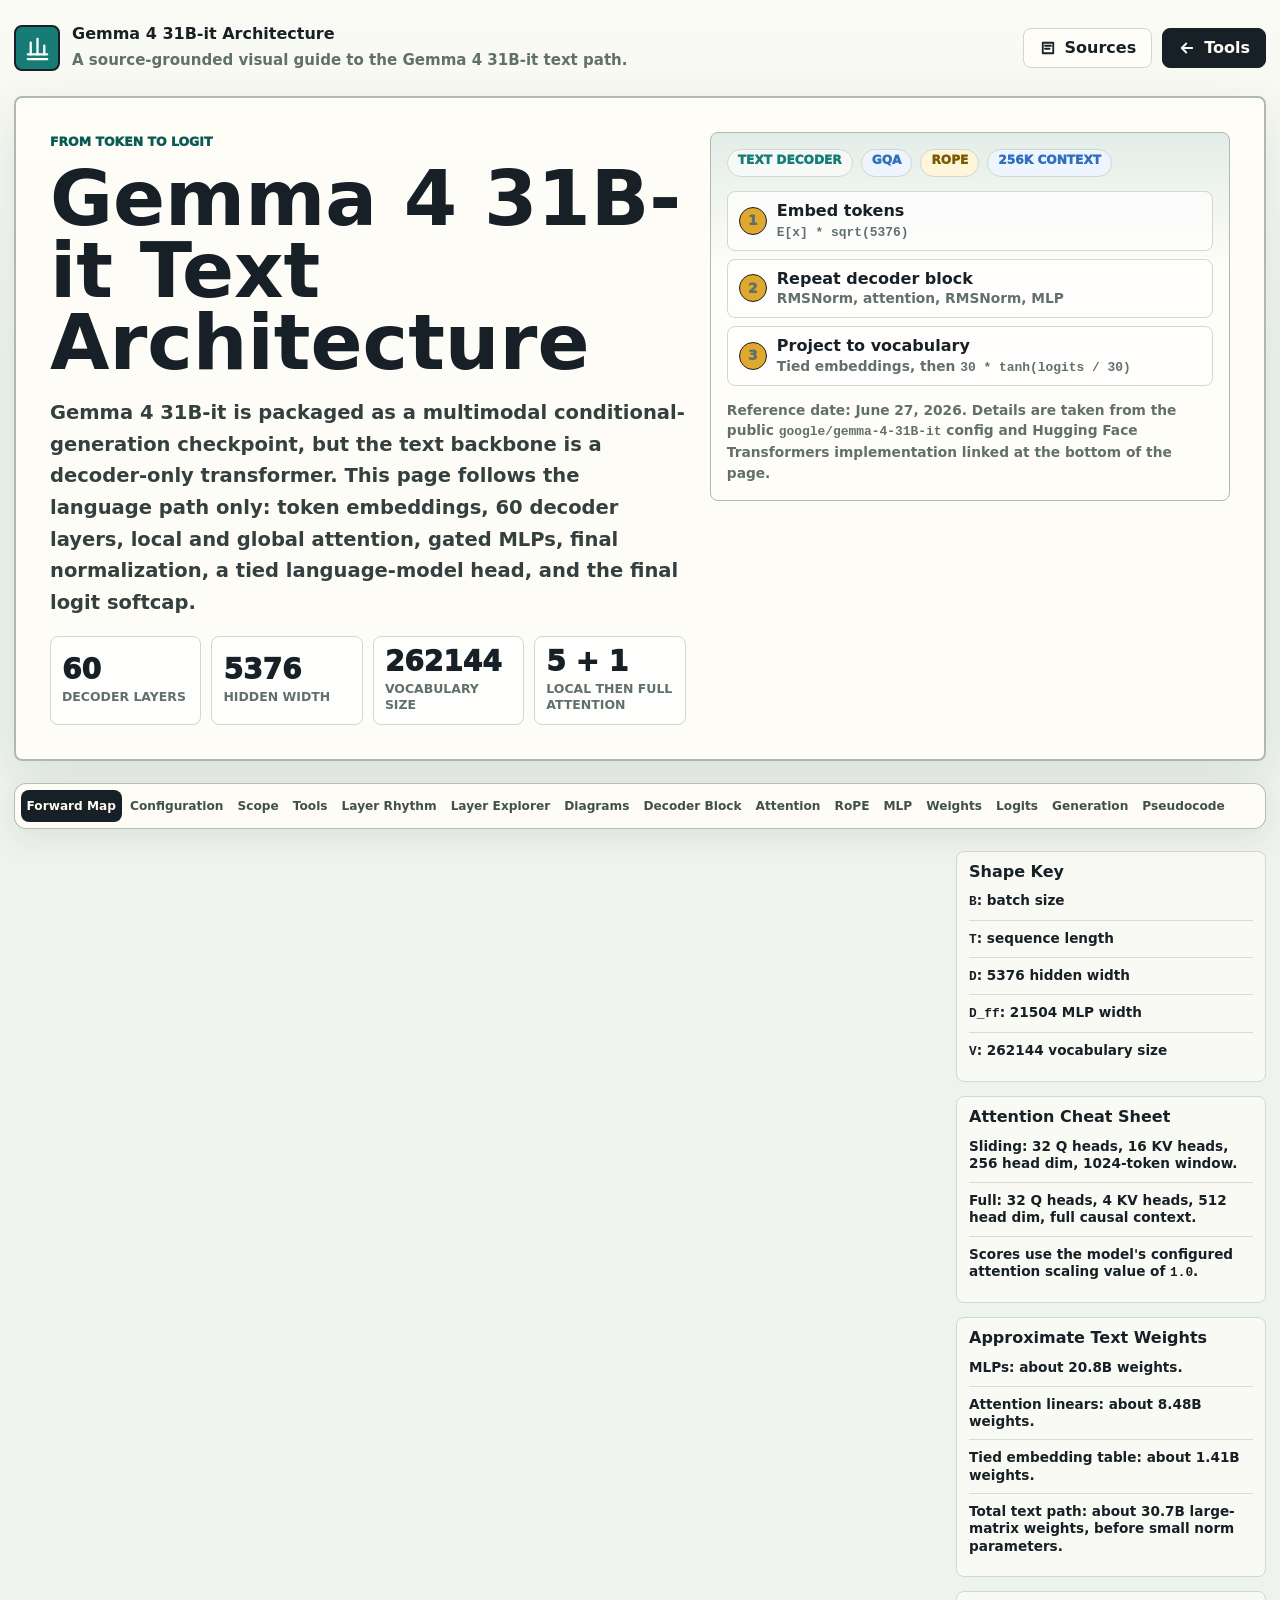
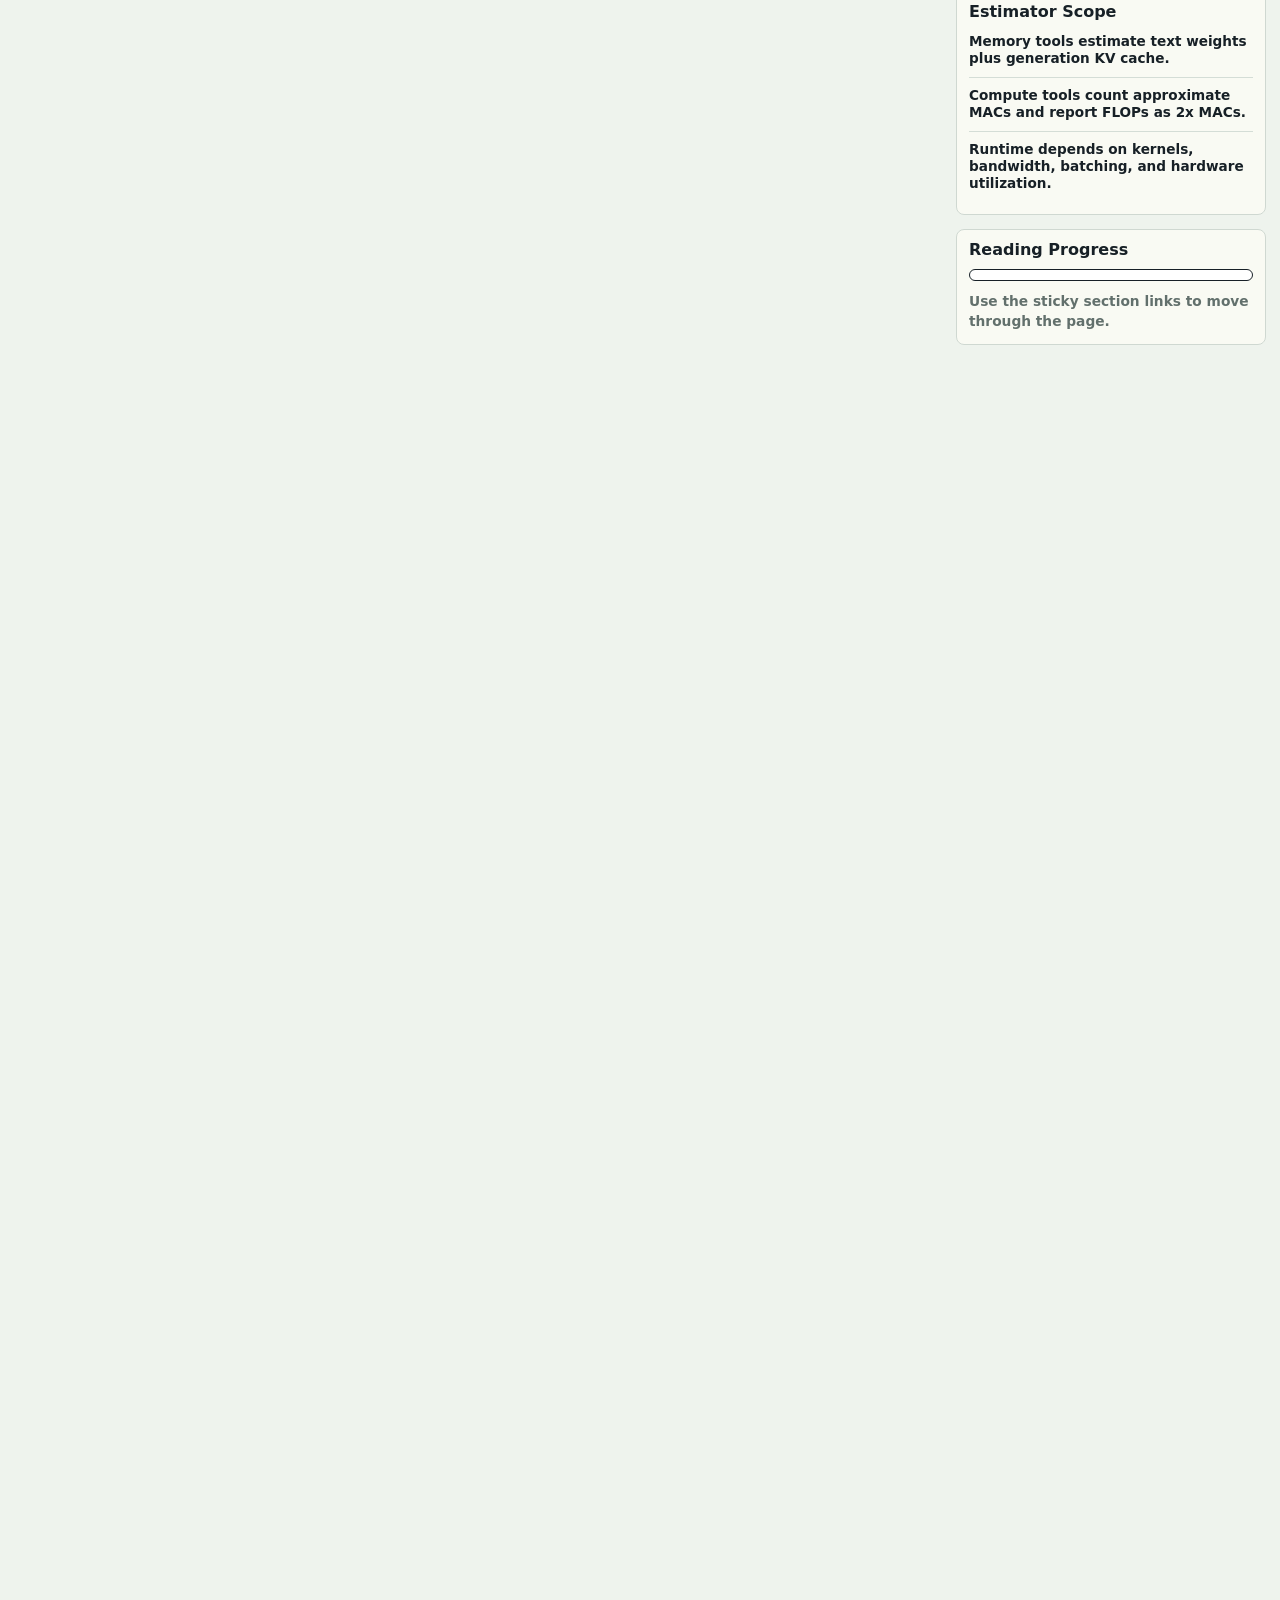
<file: gemma-4-31b-architecture/index.html>
<!DOCTYPE html>
<html lang="en">
<head>
  <meta charset="UTF-8">
  <meta name="viewport" content="width=device-width, initial-scale=1.0">
  <meta name="theme-color" content="#eef3ed">
  <meta name="description" content="A visual, pedagogical guide to the Gemma 4 31B-it text model architecture, including layers, attention, RoPE, MLPs, logits, and generation.">
  <link rel="icon" href="/favicon.svg" type="image/svg+xml">
  <title>Gemma 4 31B-it Text Architecture</title>
  <style>
    :root {
      color-scheme: light;
      --paper: #eef3ed;
      --panel: #fffdf7;
      --ink: #172026;
      --muted: #62706c;
      --line: #cfd8d1;
      --line-dark: #aeb9b0;
      --teal: #177c76;
      --teal-dark: #095a55;
      --coral: #df5f4e;
      --coral-dark: #a6392e;
      --gold: #e0a82e;
      --blue: #2f6fbb;
      --green-soft: #e8f5ef;
      --red-soft: #fff0ec;
      --blue-soft: #eef5ff;
      --gold-soft: #fff5d8;
      --shadow: 0 16px 42px rgba(23, 32, 38, 0.08);
      --radius: 8px;
      --mono: ui-monospace, SFMono-Regular, Menlo, Consolas, "Liberation Mono", monospace;
    }

    * {
      box-sizing: border-box;
    }

    html {
      min-height: 100%;
      scroll-behavior: smooth;
      background: var(--paper);
    }

    body {
      min-height: 100vh;
      margin: 0;
      color: var(--ink);
      font-family: Inter, ui-sans-serif, system-ui, -apple-system, BlinkMacSystemFont, "Segoe UI", sans-serif;
      background:
        linear-gradient(180deg, rgba(255, 253, 247, 0.78), rgba(238, 243, 237, 0.92) 360px),
        var(--paper);
    }

    a {
      color: inherit;
    }

    a:focus-visible,
    button:focus-visible,
    input:focus-visible {
      outline: none;
      box-shadow: 0 0 0 4px rgba(47, 111, 187, 0.18);
    }

    button,
    input {
      font: inherit;
    }

    button {
      cursor: pointer;
    }

    code,
    pre {
      font-family: var(--mono);
    }

    code {
      font-size: 0.94em;
      font-weight: 760;
      overflow-wrap: anywhere;
      word-break: break-word;
    }

    pre {
      margin: 0;
      white-space: pre-wrap;
      line-height: 1.55;
      font-size: 0.88rem;
    }

    svg {
      max-width: 100%;
      height: auto;
    }

    .page {
      width: min(1260px, calc(100vw - 28px));
      min-height: 100vh;
      margin: 0 auto;
      padding: 22px 0 44px;
      display: grid;
      gap: 18px;
    }

    .skip-link {
      position: fixed;
      left: 12px;
      top: 12px;
      z-index: 100;
      transform: translateY(-140%);
      border: 2px solid var(--ink);
      border-radius: var(--radius);
      background: var(--gold);
      color: var(--ink);
      padding: 8px 12px;
      font-weight: 900;
      text-decoration: none;
      box-shadow: 3px 3px 0 var(--ink);
    }

    .skip-link:focus {
      transform: translateY(0);
    }

    .topbar {
      display: grid;
      grid-template-columns: minmax(240px, 1fr) auto;
      gap: 16px;
      align-items: center;
    }

    .brand {
      display: flex;
      align-items: center;
      gap: 12px;
      min-width: 0;
    }

    .mark {
      width: 46px;
      height: 46px;
      border: 2px solid var(--ink);
      border-radius: var(--radius);
      display: grid;
      place-items: center;
      background: var(--teal);
      box-shadow: 4px 4px 0 var(--ink);
      flex: 0 0 auto;
    }

    .mark svg {
      width: 31px;
      height: 31px;
      stroke: white;
      stroke-width: 2.35;
      fill: none;
      stroke-linecap: round;
      stroke-linejoin: round;
    }

    h1,
    h2,
    h3,
    p {
      margin-top: 0;
    }

    h1 {
      margin-bottom: 0;
      font-size: clamp(2.1rem, 6vw, 5.1rem);
      line-height: 0.94;
      letter-spacing: 0;
      max-width: 900px;
    }

    h2 {
      margin-bottom: 14px;
      font-size: clamp(1.45rem, 3vw, 2.25rem);
      line-height: 1.05;
      letter-spacing: 0;
    }

    h3 {
      margin-bottom: 8px;
      font-size: 1.05rem;
      line-height: 1.18;
    }

    p {
      margin-bottom: 0;
      color: var(--muted);
      font-weight: 690;
      line-height: 1.62;
    }

    .eyebrow {
      margin-bottom: 10px;
      color: var(--teal-dark);
      font-size: 0.78rem;
      font-weight: 950;
      letter-spacing: 0;
      text-transform: uppercase;
    }

    .record {
      margin: 5px 0 0;
      color: var(--muted);
      font-size: 0.94rem;
      font-weight: 700;
    }

    .actions {
      display: flex;
      gap: 10px;
      flex-wrap: wrap;
      justify-content: flex-end;
    }

    .button {
      min-height: 42px;
      border: 2px solid var(--ink);
      border-radius: var(--radius);
      padding: 0 15px;
      background: var(--ink);
      color: #fffaf0;
      box-shadow: 3px 3px 0 rgba(23, 32, 38, 0.22);
      font-weight: 850;
      display: inline-flex;
      align-items: center;
      justify-content: center;
      gap: 8px;
      text-decoration: none;
      min-width: 0;
      line-height: 1.15;
      text-align: center;
    }

    .button.secondary {
      background: var(--panel);
      color: var(--ink);
    }

    .button:active {
      transform: translateY(1px);
    }

    .button svg {
      width: 18px;
      height: 18px;
      stroke: currentColor;
      stroke-width: 2.4;
      fill: none;
      stroke-linecap: round;
      stroke-linejoin: round;
    }

    .hero,
    .section,
    .toc,
    .callout {
      border: 2px solid var(--ink);
      border-radius: var(--radius);
      background: rgba(255, 253, 247, 0.94);
      box-shadow: var(--shadow);
    }

    .hero {
      padding: clamp(18px, 4vw, 34px);
      display: grid;
      grid-template-columns: minmax(0, 1.1fr) minmax(320px, 0.9fr);
      gap: 24px;
      align-items: stretch;
    }

    .hero-copy {
      display: grid;
      align-content: center;
      gap: 18px;
      min-width: 0;
    }

    .lede {
      max-width: 760px;
      font-size: clamp(1.02rem, 2vw, 1.22rem);
      color: #33403f;
    }

    .fact-grid {
      display: grid;
      grid-template-columns: repeat(4, minmax(0, 1fr));
      gap: 10px;
    }

    .fact {
      min-height: 96px;
      border: 2px solid var(--line);
      border-radius: var(--radius);
      background: white;
      padding: 11px;
      display: grid;
      align-content: center;
      gap: 5px;
    }

    .fact b {
      font-size: clamp(1.25rem, 3vw, 1.75rem);
      line-height: 1;
      font-weight: 950;
    }

    .fact span {
      color: var(--muted);
      font-size: 0.78rem;
      font-weight: 880;
      text-transform: uppercase;
      line-height: 1.25;
    }

    .model-card {
      border: 2px solid var(--ink);
      border-radius: var(--radius);
      background:
        linear-gradient(180deg, rgba(23, 124, 118, 0.12), transparent 38%),
        var(--panel);
      padding: 16px;
      display: grid;
      align-content: space-between;
      gap: 14px;
      min-height: 100%;
      min-width: 0;
    }

    .chip-row {
      display: flex;
      gap: 8px;
      flex-wrap: wrap;
    }

    .chip {
      min-height: 28px;
      border: 2px solid var(--line);
      border-radius: 999px;
      padding: 3px 10px;
      color: var(--teal);
      background: #f8fff8;
      font-size: 0.76rem;
      font-weight: 950;
      text-transform: uppercase;
      white-space: nowrap;
      max-width: 100%;
    }

    .chip.blue {
      color: var(--blue);
      background: var(--blue-soft);
    }

    .chip.gold {
      color: #7a5a03;
      background: var(--gold-soft);
    }

    .mini-flow {
      display: grid;
      gap: 8px;
    }

    .mini-node {
      border: 2px solid var(--ink);
      border-radius: var(--radius);
      background: white;
      padding: 10px 11px;
      display: grid;
      grid-template-columns: auto minmax(0, 1fr);
      gap: 10px;
      align-items: center;
      min-width: 0;
    }

    .mini-node .num {
      width: 28px;
      height: 28px;
      border: 2px solid var(--ink);
      border-radius: 50%;
      background: var(--gold);
      display: grid;
      place-items: center;
      font-weight: 950;
      line-height: 1;
    }

    .mini-node strong {
      display: block;
      line-height: 1.15;
    }

    .mini-node span {
      color: var(--muted);
      font-size: 0.86rem;
      font-weight: 720;
    }

    .toc {
      padding: 12px;
      display: flex;
      flex-wrap: wrap;
      gap: 8px;
      align-items: center;
      position: sticky;
      top: 8px;
      z-index: 10;
      backdrop-filter: blur(10px);
    }

    .toc a {
      min-height: 34px;
      border: 2px solid var(--line);
      border-radius: var(--radius);
      padding: 6px 10px;
      background: white;
      color: var(--ink);
      text-decoration: none;
      font-size: 0.86rem;
      font-weight: 850;
      display: inline-flex;
      align-items: center;
    }

    .toc a.active {
      border-color: var(--ink);
      background: var(--ink);
      color: #fffaf0;
    }

    .main-grid {
      display: grid;
      grid-template-columns: minmax(0, 1fr) 310px;
      gap: 18px;
      align-items: start;
    }

    article {
      display: grid;
      gap: 18px;
      min-width: 0;
    }

    .main-grid > aside {
      display: grid;
      gap: 14px;
      position: sticky;
      top: 16px;
    }

    .section {
      padding: clamp(16px, 3vw, 24px);
      min-width: 0;
      content-visibility: auto;
      contain-intrinsic-size: auto 720px;
    }

    .section > p + p {
      margin-top: 12px;
    }

    .takeaway-grid {
      display: grid;
      grid-template-columns: repeat(3, minmax(0, 1fr));
      gap: 10px;
    }

    .takeaway {
      min-height: 128px;
      border: 2px solid var(--ink);
      border-radius: var(--radius);
      background: white;
      padding: 12px;
      display: grid;
      align-content: start;
      gap: 8px;
    }

    .takeaway strong {
      font-size: 1.02rem;
      line-height: 1.12;
    }

    .takeaway p {
      font-size: 0.9rem;
      line-height: 1.45;
    }

    .split {
      display: grid;
      grid-template-columns: minmax(0, 1fr) minmax(280px, 0.9fr);
      gap: 16px;
      align-items: start;
    }

    .two-col {
      display: grid;
      grid-template-columns: repeat(2, minmax(0, 1fr));
      gap: 12px;
    }

    .three-col {
      display: grid;
      grid-template-columns: repeat(3, minmax(0, 1fr));
      gap: 12px;
    }

    .card {
      border: 2px solid var(--line);
      border-radius: var(--radius);
      background: white;
      padding: 12px;
      min-width: 0;
      overflow-wrap: anywhere;
    }

    .card.soft {
      background: var(--green-soft);
    }

    .card.blue {
      background: var(--blue-soft);
    }

    .card.gold {
      background: var(--gold-soft);
    }

    .card.red {
      background: var(--red-soft);
    }

    .card p + p {
      margin-top: 10px;
    }

    .callout {
      padding: 14px;
      background: var(--blue-soft);
      display: grid;
      gap: 8px;
    }

    .callout p {
      color: #33403f;
    }

    .formula {
      border-left: 4px solid var(--teal);
      border-radius: 0 var(--radius) var(--radius) 0;
      background: var(--green-soft);
      padding: 10px 12px;
      color: var(--ink);
      font-weight: 780;
      line-height: 1.55;
      overflow-wrap: anywhere;
      word-break: break-word;
      min-width: 0;
    }

    .formula code {
      white-space: normal;
    }

    .formula + .formula {
      margin-top: 10px;
    }

    .table-wrap {
      overflow-x: auto;
      border: 2px solid var(--line);
      border-radius: var(--radius);
      background: white;
      max-width: 100%;
    }

    table {
      width: 100%;
      min-width: 680px;
      border-collapse: collapse;
    }

    th,
    td {
      padding: 10px 11px;
      border-bottom: 1px solid var(--line);
      text-align: left;
      vertical-align: top;
      font-size: 0.9rem;
      line-height: 1.4;
    }

    th {
      color: var(--muted);
      font-size: 0.72rem;
      font-weight: 950;
      text-transform: uppercase;
      background: #f6f9f5;
    }

    tr:last-child td {
      border-bottom: 0;
    }

    .figure {
      border: 2px solid var(--ink);
      border-radius: var(--radius);
      background: white;
      padding: 14px;
      display: grid;
      gap: 12px;
      min-width: 0;
      overflow: hidden;
    }

    .figure figcaption {
      color: var(--muted);
      font-size: 0.84rem;
      line-height: 1.45;
      font-weight: 760;
    }

    .pipeline {
      display: grid;
      grid-template-columns: repeat(6, minmax(0, 1fr));
      gap: 9px;
      align-items: stretch;
    }

    .pipe-box {
      min-height: 106px;
      border: 2px solid var(--ink);
      border-radius: var(--radius);
      padding: 10px;
      background: var(--panel);
      display: grid;
      align-content: center;
      gap: 5px;
      position: relative;
      min-width: 0;
      overflow-wrap: anywhere;
    }

    .pipe-box:not(:last-child)::after {
      display: none;
    }

    .pipe-box strong {
      line-height: 1.1;
    }

    .pipe-box span {
      color: var(--muted);
      font-size: 0.78rem;
      font-weight: 760;
      line-height: 1.25;
    }

    .layer-rail {
      display: grid;
      grid-template-columns: repeat(10, minmax(0, 1fr));
      gap: 6px;
    }

    .layer-rail span {
      min-height: 34px;
      border: 2px solid var(--line);
      border-radius: 6px;
      display: grid;
      place-items: center;
      font-size: 0.77rem;
      font-weight: 900;
      background: var(--green-soft);
    }

    .layer-rail .full {
      color: white;
      background: var(--blue);
      border-color: var(--ink);
      box-shadow: 2px 2px 0 rgba(23, 32, 38, 0.22);
    }

    .legend {
      display: flex;
      gap: 12px;
      flex-wrap: wrap;
      color: var(--muted);
      font-size: 0.84rem;
      font-weight: 850;
    }

    .legend span {
      display: inline-flex;
      align-items: center;
      gap: 7px;
    }

    .swatch {
      width: 18px;
      height: 18px;
      border: 2px solid var(--ink);
      border-radius: 4px;
      background: var(--green-soft);
      display: inline-block;
    }

    .swatch.full {
      background: var(--blue);
    }

    .mask-grid {
      display: grid;
      grid-template-columns: repeat(2, minmax(0, 1fr));
      gap: 12px;
    }

    .mask {
      border: 2px solid var(--line);
      border-radius: var(--radius);
      background: #fbfffb;
      padding: 12px;
      display: grid;
      gap: 9px;
    }

    .mask h3 {
      margin: 0;
    }

    .matrix {
      display: grid;
      grid-template-columns: repeat(12, minmax(0, 1fr));
      gap: 3px;
      aspect-ratio: 1;
    }

    .cell {
      border-radius: 2px;
      background: #e1e6df;
      min-width: 0;
    }

    .cell.on {
      background: var(--teal);
    }

    .cell.full-on {
      background: var(--blue);
    }

    .cell.edge {
      background: var(--gold);
    }

    .flow-block {
      display: grid;
      grid-template-columns: repeat(2, minmax(0, 1fr));
      gap: 12px;
      align-items: stretch;
    }

    .block-stack {
      display: grid;
      gap: 8px;
      min-width: 0;
    }

    .block {
      border: 2px solid var(--ink);
      border-radius: var(--radius);
      background: white;
      padding: 10px 11px;
      font-weight: 860;
      display: grid;
      gap: 3px;
      min-width: 0;
      overflow-wrap: anywhere;
    }

    .block small {
      color: var(--muted);
      font-size: 0.78rem;
      font-weight: 720;
      line-height: 1.28;
      overflow-wrap: anywhere;
      word-break: break-word;
    }

    .arrow {
      display: none;
    }

    .arrow::after {
      display: none;
    }

    .shape-grid {
      display: grid;
      grid-template-columns: repeat(2, minmax(0, 1fr));
      gap: 12px;
    }

    .explorer {
      display: grid;
      gap: 14px;
    }

    .explorer-controls {
      border: 2px solid var(--ink);
      border-radius: var(--radius);
      background: var(--panel);
      padding: 12px;
      display: grid;
      gap: 12px;
    }

    .range-row {
      display: grid;
      grid-template-columns: auto minmax(0, 1fr) auto;
      gap: 10px;
      align-items: center;
    }

    .icon-button {
      width: 42px;
      height: 42px;
      border: 2px solid var(--ink);
      border-radius: var(--radius);
      background: white;
      box-shadow: 2px 2px 0 rgba(23, 32, 38, 0.2);
      display: grid;
      place-items: center;
      font-weight: 950;
    }

    input[type="range"] {
      width: 100%;
      accent-color: var(--teal);
    }

    .layer-dots {
      display: grid;
      grid-template-columns: repeat(60, minmax(5px, 1fr));
      gap: 3px;
    }

    .layer-dot {
      min-width: 0;
      height: 22px;
      border: 0;
      border-radius: 4px;
      background: var(--green-soft);
      padding: 0;
    }

    .layer-dot.full {
      background: var(--blue);
    }

    .layer-dot.active {
      outline: 2px solid var(--ink);
      outline-offset: 2px;
      background: var(--gold);
    }

    .explorer-grid {
      display: grid;
      grid-template-columns: minmax(0, 0.9fr) minmax(0, 1.1fr);
      gap: 12px;
    }

    .layer-summary {
      border: 2px solid var(--ink);
      border-radius: var(--radius);
      background: white;
      padding: 14px;
      display: grid;
      gap: 12px;
    }

    .layer-number {
      font-size: clamp(2.3rem, 8vw, 4.6rem);
      line-height: 0.9;
      font-weight: 950;
    }

    .layer-title {
      display: flex;
      justify-content: space-between;
      align-items: start;
      gap: 12px;
    }

    .detail-grid {
      display: grid;
      grid-template-columns: repeat(2, minmax(0, 1fr));
      gap: 9px;
    }

    .detail {
      border: 2px solid var(--line);
      border-radius: var(--radius);
      background: var(--green-soft);
      padding: 10px;
      display: grid;
      gap: 4px;
    }

    .detail:nth-child(2n) {
      background: var(--blue-soft);
    }

    .detail span {
      color: var(--muted);
      font-size: 0.72rem;
      font-weight: 950;
      text-transform: uppercase;
    }

    .detail strong {
      line-height: 1.15;
      overflow-wrap: anywhere;
    }

    .weight-bars {
      display: grid;
      gap: 10px;
    }

    .weight-row {
      display: grid;
      grid-template-columns: 142px minmax(0, 1fr) 90px;
      gap: 10px;
      align-items: center;
      font-weight: 850;
      min-width: 0;
    }

    .weight-track {
      height: 24px;
      border: 2px solid var(--ink);
      border-radius: 6px;
      background: white;
      overflow: hidden;
    }

    .weight-fill {
      height: 100%;
      display: block;
      background: var(--teal);
    }

    .weight-fill.blue {
      background: var(--blue);
    }

    .weight-fill.gold {
      background: var(--gold);
    }

    .tool-grid {
      display: grid;
      grid-template-columns: repeat(2, minmax(0, 1fr));
      gap: 14px;
    }

    .calc-card {
      border: 2px solid var(--ink);
      border-radius: var(--radius);
      background: white;
      padding: 14px;
      display: grid;
      gap: 12px;
      align-content: start;
    }

    .input-grid {
      display: grid;
      grid-template-columns: repeat(2, minmax(0, 1fr));
      gap: 10px;
    }

    label.calc-field {
      display: grid;
      gap: 6px;
      color: var(--muted);
      font-size: 0.76rem;
      font-weight: 950;
      text-transform: uppercase;
    }

    .calc-field input,
    .calc-field select {
      width: 100%;
      min-height: 40px;
      border: 2px solid var(--line);
      border-radius: var(--radius);
      background: var(--panel);
      color: var(--ink);
      padding: 0 10px;
      font-weight: 850;
    }

    .output-grid {
      display: grid;
      grid-template-columns: repeat(2, minmax(0, 1fr));
      gap: 9px;
    }

    .output-tile {
      min-height: 86px;
      border: 2px solid var(--line);
      border-radius: var(--radius);
      background: var(--green-soft);
      padding: 10px;
      display: grid;
      align-content: center;
      gap: 4px;
    }

    .output-tile:nth-child(2n) {
      background: var(--blue-soft);
    }

    .output-tile span {
      color: var(--muted);
      font-size: 0.72rem;
      font-weight: 950;
      text-transform: uppercase;
    }

    .output-tile strong {
      font-size: clamp(1.05rem, 3vw, 1.55rem);
      line-height: 1.05;
      overflow-wrap: anywhere;
    }

    .stack-meter {
      border: 2px solid var(--ink);
      border-radius: var(--radius);
      background: var(--panel);
      padding: 10px;
      display: grid;
      gap: 8px;
    }

    .stack-row {
      display: grid;
      grid-template-columns: 104px minmax(0, 1fr) 78px;
      gap: 8px;
      align-items: center;
      color: var(--ink);
      font-size: 0.8rem;
      font-weight: 850;
      min-width: 0;
    }

    .stack-track {
      height: 22px;
      border: 2px solid var(--ink);
      border-radius: 6px;
      background: white;
      overflow: hidden;
    }

    .stack-fill {
      height: 100%;
      width: 0%;
      display: block;
      background: var(--teal);
    }

    .stack-fill.blue {
      background: var(--blue);
    }

    .stack-fill.gold {
      background: var(--gold);
    }

    .diagram-grid {
      display: grid;
      grid-template-columns: repeat(2, minmax(0, 1fr));
      gap: 14px;
    }

    .diagram-card {
      border: 2px solid var(--ink);
      border-radius: var(--radius);
      background: white;
      padding: 14px;
      margin: 0;
      display: grid;
      gap: 12px;
      min-width: 0;
      overflow: hidden;
    }

    .diagram-card.wide {
      grid-column: 1 / -1;
    }

    .token-flow {
      display: grid;
      grid-template-columns: repeat(auto-fit, minmax(118px, 1fr));
      gap: 9px;
      align-items: center;
    }

    .token-step {
      min-height: 92px;
      border: 2px solid var(--ink);
      border-radius: var(--radius);
      background: var(--green-soft);
      padding: 9px;
      display: grid;
      place-items: center;
      text-align: center;
      font-size: 0.82rem;
      font-weight: 900;
      line-height: 1.18;
      position: relative;
      min-width: 0;
      overflow-wrap: anywhere;
    }

    .token-step:nth-child(2n) {
      background: var(--blue-soft);
    }

    .token-step:not(:last-child)::after {
      display: none;
    }

    .gqa-map {
      display: grid;
      gap: 8px;
    }

    .gqa-row {
      display: grid;
      grid-template-columns: 96px repeat(8, minmax(42px, 1fr));
      gap: 6px;
      align-items: center;
      font-size: 0.76rem;
      font-weight: 900;
      min-width: 0;
    }

    .gqa-row b {
      color: var(--muted);
      font-size: 0.72rem;
      text-transform: uppercase;
    }

    .gqa-cell {
      min-height: 26px;
      border: 2px solid var(--line);
      border-radius: 5px;
      display: grid;
      place-items: center;
      background: var(--green-soft);
      min-width: 0;
      overflow-wrap: anywhere;
    }

    .gqa-cell.kv-a {
      background: var(--gold-soft);
    }

    .gqa-cell.kv-b {
      background: var(--blue-soft);
    }

    .residual-river {
      display: grid;
      grid-template-columns: 1fr;
      gap: 8px;
    }

    .river-line {
      min-height: 52px;
      border: 2px solid var(--ink);
      border-radius: var(--radius);
      background: var(--panel);
      display: grid;
      grid-template-columns: repeat(5, minmax(0, 1fr));
      overflow: hidden;
    }

    .river-line span {
      display: grid;
      place-items: center;
      border-right: 2px solid var(--line);
      font-size: 0.74rem;
      font-weight: 900;
      text-align: center;
      padding: 4px;
      overflow-wrap: anywhere;
      line-height: 1.15;
    }

    .river-line span:last-child {
      border-right: 0;
    }

    .cache-layers {
      display: grid;
      grid-template-columns: repeat(6, minmax(0, 1fr));
      gap: 5px;
      align-items: end;
      min-height: 160px;
    }

    .cache-layer {
      border: 2px solid var(--ink);
      border-radius: 5px 5px 0 0;
      background: var(--green-soft);
      display: grid;
      place-items: center;
      color: var(--ink);
      font-size: 0.72rem;
      font-weight: 950;
      min-height: 42px;
      min-width: 0;
    }

    .cache-layer.full {
      background: var(--blue);
      color: white;
      min-height: 142px;
    }

    .softcap-demo {
      display: grid;
      grid-template-columns: minmax(0, 1fr) 120px;
      gap: 12px;
      align-items: center;
    }

    .softcap-demo input[type="range"] {
      width: 100%;
    }

    .softcap-value {
      border: 2px solid var(--ink);
      border-radius: var(--radius);
      background: var(--gold-soft);
      padding: 10px;
      display: grid;
      gap: 3px;
      text-align: center;
    }

    .softcap-value span {
      color: var(--muted);
      font-size: 0.72rem;
      font-weight: 950;
      text-transform: uppercase;
    }

    .softcap-value strong {
      font-size: 1.35rem;
      line-height: 1;
    }

    .shape-card {
      border: 2px solid var(--ink);
      border-radius: var(--radius);
      background: var(--panel);
      padding: 12px;
      display: grid;
      gap: 10px;
    }

    .bars {
      display: grid;
      gap: 7px;
    }

    .bar-row {
      display: grid;
      grid-template-columns: 70px minmax(0, 1fr) 64px;
      gap: 8px;
      align-items: center;
      font-size: 0.8rem;
      font-weight: 830;
    }

    .bar {
      height: 18px;
      border: 2px solid var(--ink);
      border-radius: 5px;
      background: var(--green-soft);
      overflow: hidden;
    }

    .bar i {
      height: 100%;
      display: block;
      background: var(--teal);
    }

    .bar.blue i {
      background: var(--blue);
    }

    .bar.gold i {
      background: var(--gold);
    }

    .rope-strip {
      display: grid;
      grid-template-columns: repeat(16, minmax(0, 1fr));
      gap: 3px;
    }

    .rope-strip span {
      height: 22px;
      border-radius: 3px;
      background: var(--line);
    }

    .rope-strip .rot {
      background: var(--coral);
    }

    .pseudo {
      border: 2px solid var(--ink);
      border-radius: var(--radius);
      background: #0f1b1d;
      color: #eff8f2;
      padding: 14px;
      overflow-x: auto;
    }

    .pseudo code {
      color: inherit;
      font-weight: 680;
    }

    .side-card {
      border: 2px solid var(--ink);
      border-radius: var(--radius);
      background: rgba(255, 253, 247, 0.96);
      box-shadow: var(--shadow);
      padding: 14px;
      display: grid;
      gap: 10px;
      min-width: 0;
    }

    .side-card h2 {
      margin-bottom: 0;
      font-size: 1.1rem;
    }

    .side-list {
      display: grid;
      gap: 8px;
    }

    .side-list a,
    .side-list span {
      border: 2px solid var(--line);
      border-radius: var(--radius);
      background: white;
      padding: 9px 10px;
      color: var(--ink);
      text-decoration: none;
      font-size: 0.88rem;
      font-weight: 820;
      line-height: 1.28;
    }

    .progress-shell {
      height: 12px;
      border: 2px solid var(--ink);
      border-radius: 999px;
      background: white;
      overflow: hidden;
    }

    .progress-bar {
      height: 100%;
      width: 0%;
      background: var(--teal);
    }

    .source-list {
      display: grid;
      grid-template-columns: repeat(2, minmax(0, 1fr));
      gap: 10px;
    }

    .source-list a {
      border: 2px solid var(--line);
      border-radius: var(--radius);
      background: white;
      padding: 11px;
      color: var(--ink);
      text-decoration: none;
      font-weight: 850;
      line-height: 1.3;
      overflow-wrap: anywhere;
    }

    .source-list small {
      display: block;
      margin-top: 4px;
      color: var(--muted);
      font-weight: 720;
    }

    .footnote {
      color: var(--muted);
      font-size: 0.86rem;
      font-weight: 710;
      line-height: 1.52;
    }

    /* Declutter pass: keep the instructional diagrams, but reduce repeated chrome. */
    .page {
      gap: 22px;
    }

    .topbar {
      padding-block: 2px;
    }

    .mark,
    .button,
    .layer-rail .full,
    .calc-card,
    .diagram-card,
    .figure,
    .shape-card,
    .pseudo {
      box-shadow: none;
    }

    .button {
      border-width: 1px;
      min-height: 40px;
    }

    .button.secondary {
      border-color: var(--line);
    }

    .hero {
      border-color: var(--line-dark);
      box-shadow: 0 16px 48px rgba(23, 32, 38, 0.09);
      align-items: start;
    }

    .model-card {
      min-height: 0;
      align-content: start;
      border-color: var(--line-dark);
    }

    h2 {
      background: transparent;
      padding: 0;
      border-radius: 0;
    }

    .main-grid {
      gap: 28px;
    }

    article {
      gap: 0;
    }

    .section {
      border: 0;
      border-top: 1px solid rgba(174, 185, 176, 0.82);
      border-radius: 0;
      background: transparent;
      box-shadow: none;
      padding: clamp(28px, 5vw, 48px) 0;
    }

    article > .section:first-child {
      border-top: 0;
      padding-top: 4px;
    }

    .toc {
      border: 1px solid rgba(174, 185, 176, 0.9);
      border-radius: 12px;
      background: rgba(255, 253, 247, 0.9);
      box-shadow: 0 10px 30px rgba(23, 32, 38, 0.08);
      padding: 6px;
      gap: 2px;
      flex-wrap: nowrap;
      overflow-x: auto;
      scrollbar-width: none;
      scroll-padding-inline: 6px;
    }

    .toc::-webkit-scrollbar {
      display: none;
    }

    .toc a {
      border: 0;
      border-radius: 8px;
      background: transparent;
      color: #41504c;
      min-height: 32px;
      padding: 5px 6px;
      font-size: 0.76rem;
      font-weight: 820;
      flex: 0 0 auto;
    }

    .toc a.active {
      background: var(--ink);
      color: #fffaf0;
    }

    .fact,
    .card,
    .takeaway,
    .table-wrap,
    .figure,
    .pipe-box,
    .mask,
    .calc-card,
    .output-tile,
    .stack-meter,
    .diagram-card,
    .token-step,
    .residual-river,
    .shape-card,
    .side-card,
    .source-list a,
    .model-card,
    .mini-node {
      border-width: 1px;
    }

    .fact,
    .card,
    .takeaway,
    .table-wrap,
    .figure,
    .mask,
    .calc-card,
    .diagram-card,
    .shape-card,
    .source-list a,
    .mini-node {
      border-color: var(--line);
    }

    .card,
    .takeaway,
    .figure,
    .calc-card,
    .diagram-card,
    .source-list a {
      background: rgba(255, 255, 255, 0.72);
    }

    .fact {
      min-height: 86px;
      background: rgba(255, 255, 255, 0.68);
    }

    .chip {
      border-width: 1px;
      background: rgba(255, 255, 255, 0.62);
    }

    .mini-node {
      background: rgba(255, 255, 255, 0.72);
    }

    .mini-node .num,
    .swatch,
    .progress-shell {
      border-width: 1px;
    }

    .callout {
      border: 1px solid rgba(47, 111, 187, 0.22);
      box-shadow: none;
    }

    .formula {
      border-left-width: 3px;
      background: rgba(232, 245, 239, 0.72);
    }

    .side-card {
      background: rgba(255, 253, 247, 0.62);
      border-color: var(--line);
      box-shadow: none;
      padding: 12px;
    }

    .side-card h2 {
      font-size: 1rem;
    }

    .side-list {
      gap: 0;
    }

    .side-list a,
    .side-list span {
      border: 0;
      border-top: 1px solid rgba(207, 216, 209, 0.86);
      border-radius: 0;
      background: transparent;
      padding: 9px 0;
      font-size: 0.85rem;
    }

    .side-list a:first-child,
    .side-list span:first-child {
      border-top: 0;
      padding-top: 2px;
    }

    @media (max-width: 1100px) {
      .hero,
      .main-grid,
      .split {
        grid-template-columns: 1fr;
      }

      .main-grid > aside {
        position: static;
      }
    }

    @media (max-width: 820px) {
      .topbar,
      .fact-grid,
      .two-col,
      .three-col,
      .takeaway-grid,
      .tool-grid,
      .pipeline,
      .mask-grid,
      .shape-grid,
      .explorer-grid,
      .diagram-grid,
      .input-grid,
      .output-grid,
      .source-list {
        grid-template-columns: 1fr;
      }

      .actions {
        justify-content: flex-start;
      }

      .pipe-box:not(:last-child)::after {
        display: none;
      }

      .token-flow {
        grid-template-columns: 1fr;
      }

      .token-step:not(:last-child)::after {
        display: none;
      }

      .flow-block {
        grid-template-columns: 1fr;
      }

      .arrow {
        display: none;
      }
    }

    @media (max-width: 560px) {
      .toc {
        flex-wrap: nowrap;
        overflow-x: auto;
        top: 0;
      }

      .toc a {
        flex: 0 0 auto;
      }

      .fact-grid {
        grid-template-columns: repeat(2, minmax(0, 1fr));
      }

      .fact {
        min-height: 82px;
      }

      .layer-rail {
        grid-template-columns: repeat(6, minmax(0, 1fr));
      }

      .layer-dots {
        grid-template-columns: repeat(30, minmax(6px, 1fr));
      }

      .bar-row {
        grid-template-columns: 58px minmax(0, 1fr);
      }

      .bar-row span:last-child {
        grid-column: 2;
      }

      .weight-row,
      .range-row,
      .stack-row,
      .softcap-demo {
        grid-template-columns: 1fr;
      }

      .gqa-row {
        grid-template-columns: repeat(4, minmax(0, 1fr));
      }

      .gqa-row b {
        grid-column: 1 / -1;
      }

      .river-line {
        grid-template-columns: 1fr;
      }

      .river-line span {
        min-height: 32px;
        border-right: 0;
        border-bottom: 2px solid var(--line);
      }

      .river-line span:last-child {
        border-bottom: 0;
      }
    }
  </style>
</head>
<body>
  <a class="skip-link" href="#overview">Skip to content</a>
  <main class="page">
    <header class="topbar">
      <div class="brand">
        <div class="mark" aria-hidden="true">
          <svg viewBox="0 0 32 32">
            <path d="M6 22h20"></path>
            <path d="M9 22V10"></path>
            <path d="M16 22V6"></path>
            <path d="M23 22V13"></path>
            <path d="M6 27h20"></path>
          </svg>
        </div>
        <div>
          <strong>Gemma 4 31B-it Architecture</strong>
          <p class="record">A source-grounded visual guide to the Gemma 4 31B-it text path.</p>
        </div>
      </div>
      <div class="actions">
        <a class="button secondary" href="#sources">
          <svg viewBox="0 0 24 24" aria-hidden="true">
            <path d="M5 5h14v14H5z"></path>
            <path d="M8 9h8"></path>
            <path d="M8 13h6"></path>
          </svg>
          Sources
        </a>
        <a class="button" href="../">
          <svg viewBox="0 0 24 24" aria-hidden="true">
            <path d="M19 12H5"></path>
            <path d="M11 18l-6-6 6-6"></path>
          </svg>
          Tools
        </a>
      </div>
    </header>

    <section class="hero" id="overview">
      <div class="hero-copy">
        <div>
          <p class="eyebrow">From token to logit</p>
          <h1>Gemma 4 31B-it Text Architecture</h1>
        </div>
        <p class="lede">
          Gemma 4 31B-it is packaged as a multimodal conditional-generation checkpoint,
          but the text backbone is a decoder-only transformer. This page follows the
          language path only: token embeddings, 60 decoder layers, local and global
          attention, gated MLPs, final normalization, a tied language-model head, and
          the final logit softcap.
        </p>
        <div class="fact-grid" aria-label="Core architecture facts">
          <div class="fact">
            <b>60</b>
            <span>Decoder layers</span>
          </div>
          <div class="fact">
            <b>5376</b>
            <span>Hidden width</span>
          </div>
          <div class="fact">
            <b>262144</b>
            <span>Vocabulary size</span>
          </div>
          <div class="fact">
            <b>5 + 1</b>
            <span>Local then full attention</span>
          </div>
        </div>
      </div>

      <aside class="model-card" aria-label="Model summary">
        <div class="chip-row">
          <span class="chip">Text decoder</span>
          <span class="chip blue">GQA</span>
          <span class="chip gold">RoPE</span>
          <span class="chip blue">256K context</span>
        </div>
        <div class="mini-flow">
          <div class="mini-node">
            <span class="num">1</span>
            <div>
              <strong>Embed tokens</strong>
              <span><code>E[x] * sqrt(5376)</code></span>
            </div>
          </div>
          <div class="mini-node">
            <span class="num">2</span>
            <div>
              <strong>Repeat decoder block</strong>
              <span>RMSNorm, attention, RMSNorm, MLP</span>
            </div>
          </div>
          <div class="mini-node">
            <span class="num">3</span>
            <div>
              <strong>Project to vocabulary</strong>
              <span>Tied embeddings, then <code>30 * tanh(logits / 30)</code></span>
            </div>
          </div>
        </div>
        <p class="footnote">
          Reference date: June 27, 2026. Details are taken from the public
          <code>google/gemma-4-31B-it</code> config and Hugging Face Transformers
          implementation linked at the bottom of the page.
        </p>
      </aside>
    </section>

    <nav class="toc" aria-label="Page sections">
      <a href="#map">Forward Map</a>
      <a href="#config">Configuration</a>
      <a href="#scope">Scope</a>
      <a href="#tools">Tools</a>
      <a href="#layers">Layer Rhythm</a>
      <a href="#explorer">Layer Explorer</a>
      <a href="#diagrams">Diagrams</a>
      <a href="#block">Decoder Block</a>
      <a href="#attention">Attention</a>
      <a href="#rope">RoPE</a>
      <a href="#mlp">MLP</a>
      <a href="#weights">Weights</a>
      <a href="#logits">Logits</a>
      <a href="#generation">Generation</a>
      <a href="#pseudocode">Pseudocode</a>
    </nav>

    <div class="main-grid">
      <article>
        <section class="section" id="map">
          <p class="eyebrow">Figure 1</p>
          <h2>The Forward Pass at a Glance</h2>
          <p>
            The language model consumes a sequence of token IDs with shape
            <code>[batch, time]</code>. After lookup, every token is represented as a
            5376-dimensional vector. The decoder preserves that width all the way
            through the stack, then maps each final hidden vector back to 262,144
            vocabulary logits.
          </p>
          <figure class="figure">
            <div class="pipeline" aria-label="Forward pass pipeline">
              <div class="pipe-box">
                <strong>Token IDs</strong>
                <span><code>[B, T]</code> integers</span>
              </div>
              <div class="pipe-box">
                <strong>Scaled embedding</strong>
                <span><code>sqrt(D) * E[x]</code></span>
              </div>
              <div class="pipe-box">
                <strong>60 decoder layers</strong>
                <span>5 sliding, 1 full, repeated</span>
              </div>
              <div class="pipe-box">
                <strong>Final RMSNorm</strong>
                <span>normalize each token vector</span>
              </div>
              <div class="pipe-box">
                <strong>Tied LM head</strong>
                <span><code>H * E^T</code></span>
              </div>
              <div class="pipe-box">
                <strong>Softcapped logits</strong>
                <span><code>30 * tanh(L / 30)</code></span>
              </div>
            </div>
            <figcaption>
              The text path is a decoder-only causal LM. The top-level checkpoint can
              include vision tokens before the text model sees the sequence, but this
              diagram starts at the text decoder input.
            </figcaption>
          </figure>
          <div class="takeaway-grid" style="margin-top: 12px;">
            <div class="takeaway">
              <strong>Width stays fixed.</strong>
              <p>Embeddings, residual stream, decoder outputs, and final norm all live at <code>D = 5376</code>.</p>
            </div>
            <div class="takeaway">
              <strong>Context alternates by layer.</strong>
              <p>Most layers do local work; every sixth layer reconnects the token to the full causal history.</p>
            </div>
            <div class="takeaway">
              <strong>The head is tied.</strong>
              <p>The final vocabulary projection reuses the input embedding table, then softcaps logits at <code>30</code>.</p>
            </div>
          </div>
        </section>

        <section class="section" id="config">
          <p class="eyebrow">Model constants</p>
          <h2>The Numbers That Shape the Model</h2>
          <p>
            Most of the architecture can be understood by tracking a few dimensions:
            the model width <code>D = 5376</code>, the feed-forward width
            <code>D_ff = 21504</code>, 32 query heads, and two different attention
            geometries.
          </p>
          <div class="table-wrap" role="region" aria-label="Gemma 4 31B-it configuration table">
            <table>
              <thead>
                <tr>
                  <th>Item</th>
                  <th>Value</th>
                  <th>Why it matters</th>
                </tr>
              </thead>
              <tbody>
                <tr>
                  <td>Hidden size</td>
                  <td><code>5376</code></td>
                  <td>Every residual stream vector has this width.</td>
                </tr>
                <tr>
                  <td>Layers</td>
                  <td><code>60</code></td>
                  <td>The same high-level block is repeated 60 times.</td>
                </tr>
                <tr>
                  <td>Vocabulary</td>
                  <td><code>262144</code></td>
                  <td>The final output is one logit per token in this vocabulary.</td>
                </tr>
                <tr>
                  <td>Attention heads</td>
                  <td><code>32</code> query heads</td>
                  <td>Queries are many; keys and values are grouped and shared.</td>
                </tr>
                <tr>
                  <td>Sliding attention</td>
                  <td><code>head_dim = 256</code>, <code>16</code> KV heads</td>
                  <td>Most layers see a 1024-token causal window.</td>
                </tr>
                <tr>
                  <td>Full attention</td>
                  <td><code>global_head_dim = 512</code>, <code>4</code> KV heads</td>
                  <td>Every sixth layer can see all previous positions.</td>
                </tr>
                <tr>
                  <td>MLP width</td>
                  <td><code>21504</code></td>
                  <td>The gated feed-forward block is the largest parameter consumer.</td>
                </tr>
                <tr>
                  <td>RMSNorm epsilon</td>
                  <td><code>1e-6</code></td>
                  <td>Used throughout the residual stream and per-head attention paths.</td>
                </tr>
                <tr>
                  <td>Final logit softcap</td>
                  <td><code>30</code></td>
                  <td>Raw logits are squashed to keep extreme scores bounded.</td>
                </tr>
              </tbody>
            </table>
          </div>
        </section>

        <section class="section" id="scope">
          <p class="eyebrow">What the checkpoint is</p>
          <h2>Scope: Dense Text Decoder Inside a Multimodal Model</h2>
          <p>
            The public model card describes Gemma 4 31B as the dense 31B member of the
            Gemma 4 family, with 60 layers, a 1024-token sliding window on local layers,
            256K context length, a 262K vocabulary, and text+image input support. It
            also lists a roughly 550M-parameter vision encoder and no audio encoder
            for the 31B dense model.
          </p>
          <div class="three-col" style="margin-top: 12px;">
            <div class="card soft">
              <h3>This page focuses on</h3>
              <p>
                The language backbone: scaled token embeddings, decoder layers,
                attention, MLPs, final norm, tied LM head, logits, generation cache,
                and text-path memory/compute estimates.
              </p>
            </div>
            <div class="card blue">
              <h3>Outside the layer math</h3>
              <p>
                Vision preprocessing, variable image resolution, chat templates,
                system-role formatting, function-calling protocols, and serving engines
                such as vLLM or SGLang wrap the decoder but are not decoder-layer equations.
              </p>
            </div>
            <div class="card gold">
              <h3>Separate acceleration path</h3>
              <p>
                Gemma 4 also has Multi-Token Prediction assistant checkpoints for
                speculative decoding. They can share KV cache with the target model,
                but they are separate models, not extra layers inside this 31B decoder.
              </p>
            </div>
          </div>
          <div class="callout" style="margin-top: 12px;">
            <h3>Why this distinction matters</h3>
            <p>
              Deployment docs may discuss reasoning mode, native system prompts, image
              input, tool use, and speculative decoding. Those are real Gemma 4
              capabilities, but the tensor diagrams here describe the dense text
              decoder forward pass after any multimodal tokens have already been placed
              into the sequence.
            </p>
          </div>
        </section>

        <section class="section" id="tools">
          <p class="eyebrow">Interactive tools</p>
          <h2>Memory and Compute Estimators</h2>
          <p>
            These calculators are architecture-level estimates for the Gemma 4 31B-it
            text path. They account for the tied text weights and the K/V cache implied
            by the layer pattern. They do not include framework overhead, allocator
            fragmentation, vision-model memory, temporary activations, or hardware
            throughput limits.
          </p>
          <div class="tool-grid" style="margin-top: 14px;">
            <section class="calc-card" aria-label="Memory estimator">
              <div>
                <h3>Memory by Quantization and Context</h3>
                <p>
                  Estimate text weights plus generation KV cache. Sliding layers can
                  be capped at the 1024-token window; full layers keep the whole causal
                  history.
                </p>
              </div>
              <div class="input-grid">
                <label class="calc-field">
                  Context length
                  <input id="memContext" type="number" min="1" step="1" value="8192">
                </label>
                <label class="calc-field">
                  Batch size
                  <input id="memBatch" type="number" min="1" step="1" value="1">
                </label>
                <label class="calc-field">
                  Weight format
                  <select id="weightBits">
                    <option value="16">BF16 / FP16 weights</option>
                    <option value="32">FP32 weights</option>
                    <option value="8">8-bit weights</option>
                    <option value="6">6-bit weights</option>
                    <option value="4" selected>4-bit weights</option>
                    <option value="3">3-bit weights</option>
                    <option value="2">2-bit weights</option>
                  </select>
                </label>
                <label class="calc-field">
                  Quant overhead
                  <input id="quantOverhead" type="number" min="0" step="1" value="20">
                </label>
                <label class="calc-field">
                  KV cache format
                  <select id="kvBytes">
                    <option value="2" selected>BF16 / FP16 KV</option>
                    <option value="1">8-bit KV</option>
                    <option value="4">FP32 KV</option>
                  </select>
                </label>
                <label class="calc-field">
                  Sliding cache mode
                  <select id="kvMode">
                    <option value="capped" selected>Cap sliding layers at 1024</option>
                    <option value="full">Keep full KV for every layer</option>
                  </select>
                </label>
              </div>
              <div class="output-grid">
                <div class="output-tile">
                  <span>Weights</span>
                  <strong id="weightsOut">0 GiB</strong>
                </div>
                <div class="output-tile">
                  <span>KV cache</span>
                  <strong id="kvOut">0 GiB</strong>
                </div>
                <div class="output-tile">
                  <span>Total estimate</span>
                  <strong id="totalMemOut">0 GiB</strong>
                </div>
                <div class="output-tile">
                  <span>KV elements</span>
                  <strong id="kvElementsOut">0B</strong>
                </div>
              </div>
              <div class="stack-meter" aria-label="Memory composition">
                <div class="stack-row">
                  <span>Weights</span>
                  <div class="stack-track"><i class="stack-fill" id="weightsBar"></i></div>
                  <span id="weightsShare">0%</span>
                </div>
                <div class="stack-row">
                  <span>Sliding KV</span>
                  <div class="stack-track"><i class="stack-fill blue" id="slidingKvBar"></i></div>
                  <span id="slidingKvShare">0%</span>
                </div>
                <div class="stack-row">
                  <span>Full KV</span>
                  <div class="stack-track"><i class="stack-fill gold" id="fullKvBar"></i></div>
                  <span id="fullKvShare">0%</span>
                </div>
              </div>
              <p class="footnote" id="memoryFormula"></p>
              <p class="footnote">
                Google's public memory table gives approximate load-memory planning
                numbers for Gemma 4 31B at BF16, 8-bit, and Q4_0. This calculator uses
                the released text dimensions, reports binary GiB, and adds KV cache
                separately, so treat it as a transparent planning estimate rather than
                an exact allocator measurement.
              </p>
            </section>

            <section class="calc-card" aria-label="Compute estimator">
              <div>
                <h3>Forward-Pass Compute</h3>
                <p>
                  Estimate multiply-accumulate operations for either a prompt prefill
                  or one decode step at a chosen context length. FLOPs are shown as
                  approximately <code>2 * MACs</code>.
                </p>
              </div>
              <div class="input-grid">
                <label class="calc-field">
                  Mode
                  <select id="computeMode">
                    <option value="decode" selected>Decode one new token</option>
                    <option value="prefill">Prefill full prompt</option>
                  </select>
                </label>
                <label class="calc-field">
                  Context / prompt length
                  <input id="computeContext" type="number" min="1" step="1" value="8192">
                </label>
                <label class="calc-field">
                  Batch size
                  <input id="computeBatch" type="number" min="1" step="1" value="1">
                </label>
                <label class="calc-field">
                  Sliding window
                  <input id="computeWindow" type="number" min="1" step="1" value="1024">
                </label>
              </div>
              <div class="output-grid">
                <div class="output-tile">
                  <span>Linear MACs</span>
                  <strong id="linearMacOut">0</strong>
                </div>
                <div class="output-tile">
                  <span>Attention MACs</span>
                  <strong id="attentionMacOut">0</strong>
                </div>
                <div class="output-tile">
                  <span>Total MACs</span>
                  <strong id="totalMacOut">0</strong>
                </div>
                <div class="output-tile">
                  <span>Approx FLOPs</span>
                  <strong id="flopOut">0</strong>
                </div>
              </div>
              <div class="stack-meter" aria-label="Compute composition">
                <div class="stack-row">
                  <span>Linear</span>
                  <div class="stack-track"><i class="stack-fill" id="linearBar"></i></div>
                  <span id="linearShare">0%</span>
                </div>
                <div class="stack-row">
                  <span>Attention</span>
                  <div class="stack-track"><i class="stack-fill blue" id="attentionBar"></i></div>
                  <span id="attentionShare">0%</span>
                </div>
              </div>
              <p class="footnote" id="computeFormula"></p>
            </section>
          </div>
        </section>

        <section class="section" id="layers">
          <p class="eyebrow">Figure 2</p>
          <h2>The 5-Sliding / 1-Full Layer Rhythm</h2>
          <p>
            Gemma 4 31B-it uses 50 sliding-window attention layers and 10 full-attention
            layers. If layers are counted from 1, the full layers are 6, 12, 18, 24,
            30, 36, 42, 48, 54, and 60. This creates a practical long-context pattern:
            most computation is local, but information periodically passes through a
            global layer.
          </p>
          <figure class="figure">
            <div class="layer-rail" aria-label="Sixty layer type grid">
              <span>1</span><span>2</span><span>3</span><span>4</span><span>5</span><span class="full">6</span>
              <span>7</span><span>8</span><span>9</span><span>10</span><span>11</span><span class="full">12</span>
              <span>13</span><span>14</span><span>15</span><span>16</span><span>17</span><span class="full">18</span>
              <span>19</span><span>20</span><span>21</span><span>22</span><span>23</span><span class="full">24</span>
              <span>25</span><span>26</span><span>27</span><span>28</span><span>29</span><span class="full">30</span>
              <span>31</span><span>32</span><span>33</span><span>34</span><span>35</span><span class="full">36</span>
              <span>37</span><span>38</span><span>39</span><span>40</span><span>41</span><span class="full">42</span>
              <span>43</span><span>44</span><span>45</span><span>46</span><span>47</span><span class="full">48</span>
              <span>49</span><span>50</span><span>51</span><span>52</span><span>53</span><span class="full">54</span>
              <span>55</span><span>56</span><span>57</span><span>58</span><span>59</span><span class="full">60</span>
            </div>
            <div class="legend">
              <span><i class="swatch"></i>Sliding window attention</span>
              <span><i class="swatch full"></i>Full causal attention</span>
            </div>
            <figcaption>
              The pattern is not a training trick outside the model; it is encoded in
              the checkpoint configuration's <code>layer_types</code> list.
            </figcaption>
          </figure>
        </section>

        <section class="section" id="explorer">
          <p class="eyebrow">Interactive figure</p>
          <h2>Layer Explorer</h2>
          <p>
            Move through the 60 layers to see how the attention geometry changes.
            The repeated pattern is easy to miss in code because the same module class
            covers both layer types; this explorer makes the active dimensions visible.
          </p>
          <div class="explorer" aria-label="Interactive layer explorer">
            <div class="explorer-controls">
              <div class="range-row">
                <button class="icon-button" type="button" id="prevLayer" aria-label="Previous layer">-</button>
                <input id="layerRange" type="range" min="1" max="60" value="6" aria-label="Layer number">
                <button class="icon-button" type="button" id="nextLayer" aria-label="Next layer">+</button>
              </div>
              <div class="layer-dots" id="layerDots" aria-label="Layer selector"></div>
              <div class="legend">
                <span><i class="swatch"></i>Sliding</span>
                <span><i class="swatch full"></i>Full</span>
                <span><i class="swatch" style="background: var(--gold);"></i>Selected</span>
              </div>
            </div>

            <div class="explorer-grid">
              <div class="layer-summary" aria-live="polite">
                <div class="layer-title">
                  <div>
                    <div class="layer-number" id="layerNumber">6</div>
                    <h3 id="layerName">Full Attention Layer</h3>
                  </div>
                  <span class="chip blue" id="layerChip">Full</span>
                </div>
                <p id="layerDescription">
                  Every sixth layer uses full causal attention and can read the entire previous context.
                </p>
                <div class="detail-grid">
                  <div class="detail">
                    <span>Mask</span>
                    <strong id="detailMask">Full causal</strong>
                  </div>
                  <div class="detail">
                    <span>Head dim</span>
                    <strong id="detailHeadDim">512</strong>
                  </div>
                  <div class="detail">
                    <span>KV heads</span>
                    <strong id="detailKvHeads">4</strong>
                  </div>
                  <div class="detail">
                    <span>GQA group</span>
                    <strong id="detailGroup">8 query heads per KV head</strong>
                  </div>
                </div>
              </div>

              <div class="layer-summary">
                <h3>Projection Shapes</h3>
                <div class="detail-grid">
                  <div class="detail">
                    <span>Q projection</span>
                    <strong id="detailQ">5376 -> 16384</strong>
                  </div>
                  <div class="detail">
                    <span>K projection</span>
                    <strong id="detailK">5376 -> 2048</strong>
                  </div>
                  <div class="detail">
                    <span>V projection</span>
                    <strong id="detailV">Raw K tensor, then V norm</strong>
                  </div>
                  <div class="detail">
                    <span>Output projection</span>
                    <strong id="detailO">16384 -> 5376</strong>
                  </div>
                </div>
                <p id="detailRope">
                  Full layers use proportional RoPE: 128 of 512 head dimensions are rotated.
                </p>
              </div>
            </div>
          </div>
        </section>

        <section class="section" id="diagrams">
          <p class="eyebrow">More diagrams</p>
          <h2>How the Pieces Work Together</h2>
          <p>
            The architecture is easiest to understand as a set of conserved shapes and
            repeated transformations. These diagrams emphasize the flow of one token,
            how grouped-query attention shares KV heads, how the residual stream is
            updated, and why long-context cache memory is uneven across layer types.
          </p>
          <div class="diagram-grid" style="margin-top: 14px;">
            <figure class="diagram-card wide">
              <h3>One Token's Journey</h3>
              <div class="token-flow" aria-label="One token journey diagram">
                <div class="token-step">Token<br><code>x_t</code></div>
                <div class="token-step">Embed<br><code>5376</code></div>
                <div class="token-step">L1<br>local</div>
                <div class="token-step">L2-5<br>local</div>
                <div class="token-step">L6<br>global</div>
                <div class="token-step">L60<br>global</div>
                <div class="token-step">Logits<br><code>262K</code></div>
              </div>
              <figcaption>
                The residual width stays 5376 throughout. Only the internal attention
                head geometry changes between sliding and full layers.
              </figcaption>
            </figure>

            <figure class="diagram-card wide">
              <h3>Grouped-Query Attention</h3>
              <div class="gqa-map" aria-label="Grouped-query attention map">
                <div class="gqa-row">
                  <b>Queries</b>
                  <span class="gqa-cell">Q0</span><span class="gqa-cell">Q1</span><span class="gqa-cell">Q2</span><span class="gqa-cell">Q3</span>
                  <span class="gqa-cell">Q4</span><span class="gqa-cell">Q5</span><span class="gqa-cell">Q6</span><span class="gqa-cell">Q7</span>
                </div>
                <div class="gqa-row">
                  <b>Sliding KV</b>
                  <span class="gqa-cell kv-a">KV0</span><span class="gqa-cell kv-a">KV0</span><span class="gqa-cell kv-b">KV1</span><span class="gqa-cell kv-b">KV1</span>
                  <span class="gqa-cell kv-a">KV2</span><span class="gqa-cell kv-a">KV2</span><span class="gqa-cell kv-b">KV3</span><span class="gqa-cell kv-b">KV3</span>
                </div>
                <div class="gqa-row">
                  <b>Full KV</b>
                  <span class="gqa-cell kv-a">KV0</span><span class="gqa-cell kv-a">KV0</span><span class="gqa-cell kv-a">KV0</span><span class="gqa-cell kv-a">KV0</span>
                  <span class="gqa-cell kv-a">KV0</span><span class="gqa-cell kv-a">KV0</span><span class="gqa-cell kv-a">KV0</span><span class="gqa-cell kv-a">KV0</span>
                </div>
              </div>
              <figcaption>
                This shows the first 8 query heads. Sliding layers share one KV head
                across 2 query heads; full layers share one KV head across 8 query heads.
              </figcaption>
            </figure>

            <figure class="diagram-card">
              <h3>Residual Stream Update</h3>
              <div class="residual-river" aria-label="Residual stream update diagram">
                <div class="river-line">
                  <span>H_l</span>
                  <span>Norm</span>
                  <span>Attention</span>
                  <span>Post-norm</span>
                  <span>Add</span>
                </div>
                <div class="river-line">
                  <span>Y</span>
                  <span>Norm</span>
                  <span>Gated MLP</span>
                  <span>Post-norm</span>
                  <span>H_(l+1)</span>
                </div>
              </div>
              <figcaption>
                The architecture is not just pre-norm. It also normalizes each sublayer
                output before adding it back to the residual stream.
              </figcaption>
            </figure>

            <figure class="diagram-card">
              <h3>KV Cache Shape at Long Context</h3>
              <div class="cache-layers" aria-label="KV cache layer height diagram">
                <div class="cache-layer">S</div>
                <div class="cache-layer">S</div>
                <div class="cache-layer">S</div>
                <div class="cache-layer">S</div>
                <div class="cache-layer">S</div>
                <div class="cache-layer full">F</div>
                <div class="cache-layer">S</div>
                <div class="cache-layer">S</div>
                <div class="cache-layer">S</div>
                <div class="cache-layer">S</div>
                <div class="cache-layer">S</div>
                <div class="cache-layer full">F</div>
              </div>
              <figcaption>
                For generation, sliding layers need only the latest window. Full layers
                keep growing with context length, so they dominate KV cache at long contexts.
              </figcaption>
            </figure>
          </div>
        </section>

        <section class="section" id="block">
          <p class="eyebrow">Decoder layer</p>
          <h2>One Layer: Norm, Attention, Norm, Residual, MLP</h2>
          <p>
            A Gemma 4 text decoder layer has two residual sublayers. The attention
            output is normalized before it is added back to the residual stream; the
            MLP output is also normalized before its residual add. That gives four
            residual-stream RMSNorms per layer.
          </p>
          <div class="split">
            <figure class="figure">
              <div class="flow-block">
                <div class="block-stack">
                  <div class="block">H_l <small>residual stream</small></div>
                  <div class="block">RMSNorm <small>input norm</small></div>
                  <div class="block">Self Attention <small>sliding or full</small></div>
                  <div class="block">RMSNorm <small>post-attn norm</small></div>
                  <div class="block">Residual Add <small>Y = H_l + attn</small></div>
                </div>
                <div class="arrow" aria-hidden="true"></div>
                <div class="block-stack">
                  <div class="block">RMSNorm <small>pre-FFN norm</small></div>
                  <div class="block">Gated MLP <small>GELU(gate) * up, then down</small></div>
                  <div class="block">RMSNorm <small>post-FFN norm</small></div>
                  <div class="block">Residual Add <small>H_(l+1) = Y + ffn</small></div>
                </div>
              </div>
              <figcaption>
                The registered <code>layer_scalar</code> is initialized to 1, so it does
                not change the active equations for this checkpoint.
              </figcaption>
            </figure>
            <div class="card soft">
              <h3>Layer equations</h3>
              <div class="formula"><code>U = RMSNorm_in(H_l)</code></div>
              <div class="formula"><code>A = Attention_l(U, mask_l, positions)</code></div>
              <div class="formula"><code>Y = H_l + RMSNorm_post_attn(A)</code></div>
              <div class="formula"><code>Z = RMSNorm_pre_ffn(Y)</code></div>
              <div class="formula"><code>F = MLP_l(Z)</code></div>
              <div class="formula"><code>H_(l+1) = Y + RMSNorm_post_ffn(F)</code></div>
            </div>
          </div>
        </section>

        <section class="section" id="attention">
          <p class="eyebrow">Attention anatomy</p>
          <h2>Two Attention Geometries, One Grouped-Query Idea</h2>
          <p>
            Every layer has 32 query heads. The key/value head count is smaller, so
            several query heads share each key/value head. This is grouped-query
            attention: it keeps the query side expressive while reducing the cache and
            projection cost for keys and values.
          </p>
          <div class="shape-grid">
            <div class="shape-card">
              <h3>Sliding layers</h3>
              <p>50 layers, local causal mask, 1024-token window.</p>
              <div class="bars">
                <div class="bar-row"><span>Q</span><div class="bar"><i style="width:100%"></i></div><span>8192</span></div>
                <div class="bar-row"><span>K</span><div class="bar gold"><i style="width:50%"></i></div><span>4096</span></div>
                <div class="bar-row"><span>V</span><div class="bar gold"><i style="width:50%"></i></div><span>4096</span></div>
                <div class="bar-row"><span>O</span><div class="bar"><i style="width:100%"></i></div><span>8192 -> D</span></div>
              </div>
              <p><code>32</code> Q heads x <code>256</code> dims. <code>16</code> KV heads, so each KV head serves <code>2</code> query heads.</p>
            </div>
            <div class="shape-card">
              <h3>Full layers</h3>
              <p>10 layers, full causal mask, wider heads.</p>
              <div class="bars">
                <div class="bar-row"><span>Q</span><div class="bar blue"><i style="width:100%"></i></div><span>16384</span></div>
                <div class="bar-row"><span>K</span><div class="bar gold"><i style="width:12.5%"></i></div><span>2048</span></div>
                <div class="bar-row"><span>V</span><div class="bar gold"><i style="width:12.5%"></i></div><span>K raw</span></div>
                <div class="bar-row"><span>O</span><div class="bar blue"><i style="width:100%"></i></div><span>16384 -> D</span></div>
              </div>
              <p><code>32</code> Q heads x <code>512</code> dims. <code>4</code> KV heads, so each KV head serves <code>8</code> query heads.</p>
            </div>
          </div>
          <div class="two-col" style="margin-top: 12px;">
            <div class="card">
              <h3>Raw projections</h3>
              <p>
                Sliding layers use separate Q, K, and V projections. Full layers use
                <code>attention_k_eq_v = true</code>, so the raw V tensor is the raw K
                projection output before K and V are normalized differently.
              </p>
            </div>
            <div class="card">
              <h3>Per-head norms</h3>
              <p>
                Q and K receive scaled RMSNorm over the head dimension. V receives an
                unscaled RMSNorm. RoPE is applied to Q and K only, not to V.
              </p>
            </div>
          </div>
          <div class="callout" style="margin-top: 12px;">
            <h3>Attention score detail</h3>
            <p>
              In the Hugging Face Gemma 4 text attention module, the score scaling
              passed to the attention function is <code>1.0</code>. So the reference
              path is <code>scores = QK^T + mask</code>, not an explicit
              <code>QK^T / sqrt(head_dim)</code> expression.
            </p>
          </div>
          <div class="two-col" style="margin-top: 12px;">
            <div class="card soft">
              <h3>Grouped-query mapping</h3>
              <div class="formula"><code>kv_head = floor(query_head / group_size)</code></div>
              <p style="margin-top: 10px;">
                Sliding layers use group size <code>2</code>; full layers use group
                size <code>8</code>.
              </p>
            </div>
            <div class="card blue">
              <h3>Cache consequence</h3>
              <p>
                Fewer KV heads means fewer cached key/value vectors per token. The
                full layers widen each head to 512 dimensions but reduce KV heads to 4.
              </p>
            </div>
          </div>

          <figure class="figure" style="margin-top: 12px;">
            <div class="mask-grid">
              <div class="mask">
                <h3>Full causal mask</h3>
                <div class="matrix" aria-hidden="true">
                  <span class="cell full-on"></span><span class="cell"></span><span class="cell"></span><span class="cell"></span><span class="cell"></span><span class="cell"></span><span class="cell"></span><span class="cell"></span><span class="cell"></span><span class="cell"></span><span class="cell"></span><span class="cell"></span>
                  <span class="cell full-on"></span><span class="cell full-on"></span><span class="cell"></span><span class="cell"></span><span class="cell"></span><span class="cell"></span><span class="cell"></span><span class="cell"></span><span class="cell"></span><span class="cell"></span><span class="cell"></span><span class="cell"></span>
                  <span class="cell full-on"></span><span class="cell full-on"></span><span class="cell full-on"></span><span class="cell"></span><span class="cell"></span><span class="cell"></span><span class="cell"></span><span class="cell"></span><span class="cell"></span><span class="cell"></span><span class="cell"></span><span class="cell"></span>
                  <span class="cell full-on"></span><span class="cell full-on"></span><span class="cell full-on"></span><span class="cell full-on"></span><span class="cell"></span><span class="cell"></span><span class="cell"></span><span class="cell"></span><span class="cell"></span><span class="cell"></span><span class="cell"></span><span class="cell"></span>
                  <span class="cell full-on"></span><span class="cell full-on"></span><span class="cell full-on"></span><span class="cell full-on"></span><span class="cell full-on"></span><span class="cell"></span><span class="cell"></span><span class="cell"></span><span class="cell"></span><span class="cell"></span><span class="cell"></span><span class="cell"></span>
                  <span class="cell full-on"></span><span class="cell full-on"></span><span class="cell full-on"></span><span class="cell full-on"></span><span class="cell full-on"></span><span class="cell full-on"></span><span class="cell"></span><span class="cell"></span><span class="cell"></span><span class="cell"></span><span class="cell"></span><span class="cell"></span>
                  <span class="cell full-on"></span><span class="cell full-on"></span><span class="cell full-on"></span><span class="cell full-on"></span><span class="cell full-on"></span><span class="cell full-on"></span><span class="cell full-on"></span><span class="cell"></span><span class="cell"></span><span class="cell"></span><span class="cell"></span><span class="cell"></span>
                  <span class="cell full-on"></span><span class="cell full-on"></span><span class="cell full-on"></span><span class="cell full-on"></span><span class="cell full-on"></span><span class="cell full-on"></span><span class="cell full-on"></span><span class="cell full-on"></span><span class="cell"></span><span class="cell"></span><span class="cell"></span><span class="cell"></span>
                  <span class="cell full-on"></span><span class="cell full-on"></span><span class="cell full-on"></span><span class="cell full-on"></span><span class="cell full-on"></span><span class="cell full-on"></span><span class="cell full-on"></span><span class="cell full-on"></span><span class="cell full-on"></span><span class="cell"></span><span class="cell"></span><span class="cell"></span>
                  <span class="cell full-on"></span><span class="cell full-on"></span><span class="cell full-on"></span><span class="cell full-on"></span><span class="cell full-on"></span><span class="cell full-on"></span><span class="cell full-on"></span><span class="cell full-on"></span><span class="cell full-on"></span><span class="cell full-on"></span><span class="cell"></span><span class="cell"></span>
                  <span class="cell full-on"></span><span class="cell full-on"></span><span class="cell full-on"></span><span class="cell full-on"></span><span class="cell full-on"></span><span class="cell full-on"></span><span class="cell full-on"></span><span class="cell full-on"></span><span class="cell full-on"></span><span class="cell full-on"></span><span class="cell full-on"></span><span class="cell"></span>
                  <span class="cell full-on"></span><span class="cell full-on"></span><span class="cell full-on"></span><span class="cell full-on"></span><span class="cell full-on"></span><span class="cell full-on"></span><span class="cell full-on"></span><span class="cell full-on"></span><span class="cell full-on"></span><span class="cell full-on"></span><span class="cell full-on"></span><span class="cell full-on"></span>
                </div>
                <p>Position <code>t</code> can attend to every key position <code>s <= t</code>.</p>
              </div>
              <div class="mask">
                <h3>Sliding causal mask</h3>
                <div class="matrix" aria-hidden="true">
                  <span class="cell on"></span><span class="cell"></span><span class="cell"></span><span class="cell"></span><span class="cell"></span><span class="cell"></span><span class="cell"></span><span class="cell"></span><span class="cell"></span><span class="cell"></span><span class="cell"></span><span class="cell"></span>
                  <span class="cell on"></span><span class="cell on"></span><span class="cell"></span><span class="cell"></span><span class="cell"></span><span class="cell"></span><span class="cell"></span><span class="cell"></span><span class="cell"></span><span class="cell"></span><span class="cell"></span><span class="cell"></span>
                  <span class="cell on"></span><span class="cell on"></span><span class="cell on"></span><span class="cell"></span><span class="cell"></span><span class="cell"></span><span class="cell"></span><span class="cell"></span><span class="cell"></span><span class="cell"></span><span class="cell"></span><span class="cell"></span>
                  <span class="cell on"></span><span class="cell on"></span><span class="cell on"></span><span class="cell on"></span><span class="cell"></span><span class="cell"></span><span class="cell"></span><span class="cell"></span><span class="cell"></span><span class="cell"></span><span class="cell"></span><span class="cell"></span>
                  <span class="cell"></span><span class="cell on"></span><span class="cell on"></span><span class="cell on"></span><span class="cell on"></span><span class="cell"></span><span class="cell"></span><span class="cell"></span><span class="cell"></span><span class="cell"></span><span class="cell"></span><span class="cell"></span>
                  <span class="cell"></span><span class="cell"></span><span class="cell on"></span><span class="cell on"></span><span class="cell on"></span><span class="cell on"></span><span class="cell"></span><span class="cell"></span><span class="cell"></span><span class="cell"></span><span class="cell"></span><span class="cell"></span>
                  <span class="cell"></span><span class="cell"></span><span class="cell"></span><span class="cell on"></span><span class="cell on"></span><span class="cell on"></span><span class="cell on"></span><span class="cell"></span><span class="cell"></span><span class="cell"></span><span class="cell"></span><span class="cell"></span>
                  <span class="cell"></span><span class="cell"></span><span class="cell"></span><span class="cell"></span><span class="cell on"></span><span class="cell on"></span><span class="cell on"></span><span class="cell on"></span><span class="cell"></span><span class="cell"></span><span class="cell"></span><span class="cell"></span>
                  <span class="cell"></span><span class="cell"></span><span class="cell"></span><span class="cell"></span><span class="cell"></span><span class="cell on"></span><span class="cell on"></span><span class="cell on"></span><span class="cell on"></span><span class="cell"></span><span class="cell"></span><span class="cell"></span>
                  <span class="cell"></span><span class="cell"></span><span class="cell"></span><span class="cell"></span><span class="cell"></span><span class="cell"></span><span class="cell on"></span><span class="cell on"></span><span class="cell on"></span><span class="cell on"></span><span class="cell"></span><span class="cell"></span>
                  <span class="cell"></span><span class="cell"></span><span class="cell"></span><span class="cell"></span><span class="cell"></span><span class="cell"></span><span class="cell"></span><span class="cell on"></span><span class="cell on"></span><span class="cell on"></span><span class="cell on"></span><span class="cell"></span>
                  <span class="cell"></span><span class="cell"></span><span class="cell"></span><span class="cell"></span><span class="cell"></span><span class="cell"></span><span class="cell"></span><span class="cell"></span><span class="cell on"></span><span class="cell on"></span><span class="cell on"></span><span class="cell on"></span>
                </div>
                <p>Same causal triangle, intersected with a local window. The real window is 1024 tokens.</p>
              </div>
            </div>
            <figcaption>
              The grids show a toy 12-position sequence. Full attention keeps the
              entire causal lower triangle; sliding attention keeps only a diagonal
              band of recent keys.
            </figcaption>
          </figure>
        </section>

        <section class="section" id="rope">
          <p class="eyebrow">Position information</p>
          <h2>RoPE: Local Heads Rotate Fully, Global Heads Rotate Partly</h2>
          <p>
            Rotary position embeddings are applied to Q and K after their per-head
            RMSNorms. Sliding layers use the ordinary RoPE setup with
            <code>rope_theta = 10000</code> over 256-dimensional heads. Full layers use
            proportional RoPE with <code>rope_theta = 1000000</code> and
            <code>partial_rotary_factor = 0.25</code>.
          </p>
          <div class="two-col">
            <div class="card">
              <h3>Sliding attention RoPE</h3>
              <p><code>head_dim = 256</code>. The full head is position-rotated.</p>
              <div class="rope-strip" aria-hidden="true">
                <span class="rot"></span><span class="rot"></span><span class="rot"></span><span class="rot"></span>
                <span class="rot"></span><span class="rot"></span><span class="rot"></span><span class="rot"></span>
                <span class="rot"></span><span class="rot"></span><span class="rot"></span><span class="rot"></span>
                <span class="rot"></span><span class="rot"></span><span class="rot"></span><span class="rot"></span>
              </div>
            </div>
            <div class="card">
              <h3>Full attention RoPE</h3>
              <p><code>head_dim = 512</code>. Only 128 dimensions are rotated; the rest pass through unchanged.</p>
              <div class="rope-strip" aria-hidden="true">
                <span class="rot"></span><span class="rot"></span><span class="rot"></span><span class="rot"></span>
                <span></span><span></span><span></span><span></span>
                <span></span><span></span><span></span><span></span>
                <span></span><span></span><span></span><span></span>
              </div>
            </div>
          </div>
          <div class="formula" style="margin-top: 12px;">
            <code>RoPE(z, p) = z * cos(p) + rotate_half(z) * sin(p)</code>
          </div>
          <p style="margin-top: 12px;">
            The full-layer proportional design gives the global layers larger head
            vectors while limiting how much of each vector is explicitly position
            rotated. In implementation terms, the non-rotated dimensions receive zero
            inverse frequency, so <code>cos(0) = 1</code> and <code>sin(0) = 0</code>.
          </p>
        </section>

        <section class="section" id="mlp">
          <p class="eyebrow">Feed-forward network</p>
          <h2>The Gated MLP Carries Most of the Parameters</h2>
          <p>
            Each layer has a bias-free gated MLP with three matrices: gate, up, and
            down. The gate and up streams both expand from 5376 to 21504, then the
            down projection returns to the residual width. The activation is PyTorch's
            tanh-approximate GELU.
          </p>
          <div class="split">
            <figure class="figure">
              <div class="pipeline" style="grid-template-columns: repeat(4, minmax(0, 1fr));">
                <div class="pipe-box">
                  <strong>Z</strong>
                  <span>RMSNormed residual</span>
                </div>
                <div class="pipe-box">
                  <strong>Gate and Up</strong>
                  <span><code>D -> D_ff</code> twice</span>
                </div>
                <div class="pipe-box">
                  <strong>Multiply</strong>
                  <span><code>GELU(gate) * up</code></span>
                </div>
                <div class="pipe-box">
                  <strong>Down</strong>
                  <span><code>D_ff -> D</code></span>
                </div>
              </div>
              <figcaption>
                The MLP is a SwiGLU-like gated structure, but with
                <code>gelu_pytorch_tanh</code> as the gate activation.
              </figcaption>
            </figure>
            <div class="card gold">
              <h3>MLP formula</h3>
              <div class="formula"><code>gate = Z * W_gate</code></div>
              <div class="formula"><code>up = Z * W_up</code></div>
              <div class="formula"><code>F = (GELU_tanh(gate) * up) * W_down</code></div>
              <p style="margin-top: 10px;">
                One layer's MLP linears contain about 347M weights. Across 60 layers,
                that is about 20.8B weights before attention and embeddings.
              </p>
            </div>
          </div>
        </section>

        <section class="section" id="weights">
          <p class="eyebrow">Parameter budget</p>
          <h2>Where the Text-Path Weights Live</h2>
          <p>
            The checkpoint is called 31B because the large dense matrices in the text
            path add up to roughly that scale. This figure is approximate and ignores
            small norm vectors, but it gives the right intuition: the dense gated MLPs
            dominate.
          </p>
          <figure class="figure">
            <div class="weight-bars" aria-label="Approximate text weight budget">
              <div class="weight-row">
                <span>MLP linears</span>
                <div class="weight-track"><i class="weight-fill" style="width: 100%;"></i></div>
                <span>20.81B</span>
              </div>
              <div class="weight-row">
                <span>Attention linears</span>
                <div class="weight-track"><i class="weight-fill blue" style="width: 40.7%;"></i></div>
                <span>8.48B</span>
              </div>
              <div class="weight-row">
                <span>Tied embedding</span>
                <div class="weight-track"><i class="weight-fill gold" style="width: 6.8%;"></i></div>
                <span>1.41B</span>
              </div>
            </div>
            <figcaption>
              Computed from the public dimensions: <code>60 * 3 * 5376 * 21504</code>
              for MLP matrices, sliding/full attention projection shapes from the
              layer pattern, and <code>262144 * 5376</code> for the tied embedding table.
            </figcaption>
          </figure>
        </section>

        <section class="section" id="norms">
          <p class="eyebrow">Normalization</p>
          <h2>RMSNorm Is the Stabilizer Everywhere</h2>
          <p>
            RMSNorm divides a vector by its root mean square and, when enabled, applies
            a learned scale. Gemma 4 uses the scale directly. It is not the older
            Gemma-style <code>1 + weight</code> parameterization.
          </p>
          <div class="formula"><code>rms(x) = sqrt(mean(x^2) + 1e-6)</code></div>
          <div class="formula"><code>RMSNorm(x) = weight * x / rms(x)</code></div>
          <div class="three-col" style="margin-top: 12px;">
            <div class="card">
              <h3>Residual stream</h3>
              <p>Input, post-attention, pre-FFN, post-FFN, and final model norm use learned scales.</p>
            </div>
            <div class="card">
              <h3>Q and K</h3>
              <p>Scaled per-head RMSNorm is applied before RoPE.</p>
            </div>
            <div class="card">
              <h3>V</h3>
              <p>Value vectors use unscaled RMSNorm and do not receive RoPE.</p>
            </div>
          </div>
        </section>

        <section class="section" id="logits">
          <p class="eyebrow">Output head</p>
          <h2>Final RMSNorm, Tied Embeddings, and Softcapped Logits</h2>
          <p>
            After layer 60, Gemma 4 applies a final RMSNorm. The LM head projects each
            hidden vector to the vocabulary. Because word embeddings are tied, the LM
            head uses the same weight table as the input token embedding matrix.
          </p>
          <div class="split">
            <div>
              <div class="formula"><code>H_final = RMSNorm_final(H_60)</code></div>
              <div class="formula"><code>L = H_final * E^T</code></div>
              <div class="formula"><code>L_soft = 30 * tanh(L / 30)</code></div>
              <p style="margin-top: 12px;">
                The softcap is not attention-logit softcapping. It is applied at the
                very end, after the vocabulary projection. It preserves sign and order
                for moderate logits but smoothly limits extreme values.
              </p>
            </div>
            <figure class="figure">
              <svg viewBox="0 0 420 220" role="img" aria-label="Softcap curve">
                <rect x="0" y="0" width="420" height="220" rx="8" fill="#fffdf7"></rect>
                <line x1="40" y1="110" x2="390" y2="110" stroke="#172026" stroke-width="2"></line>
                <line x1="210" y1="22" x2="210" y2="198" stroke="#172026" stroke-width="2"></line>
                <line x1="40" y1="42" x2="390" y2="42" stroke="#cfd8d1" stroke-width="2" stroke-dasharray="6 5"></line>
                <line x1="40" y1="178" x2="390" y2="178" stroke="#cfd8d1" stroke-width="2" stroke-dasharray="6 5"></line>
                <path d="M42 177 C86 175 115 166 145 143 C174 121 191 113 210 110 C230 107 247 99 276 77 C306 54 338 45 388 43" fill="none" stroke="#177c76" stroke-width="5" stroke-linecap="round"></path>
                <text x="46" y="34" fill="#62706c" font-size="13" font-family="Arial, sans-serif">+30</text>
                <text x="46" y="198" fill="#62706c" font-size="13" font-family="Arial, sans-serif">-30</text>
                <text x="248" y="132" fill="#172026" font-size="14" font-weight="700" font-family="Arial, sans-serif">30 * tanh(L / 30)</text>
              </svg>
              <figcaption>
                The output is bounded near -30 and +30 while the center remains almost linear.
              </figcaption>
              <div class="softcap-demo">
                <label class="calc-field">
                  Raw logit
                  <input id="softcapInput" type="range" min="-100" max="100" value="45" step="1">
                </label>
                <div class="softcap-value">
                  <span>Softcapped</span>
                  <strong id="softcapOut">27.15</strong>
                </div>
              </div>
            </figure>
          </div>
        </section>

        <section class="section" id="generation">
          <p class="eyebrow">Inference behavior</p>
          <h2>Prefill, Cache, and Long Context</h2>
          <p>
            During prefill, the model computes Q, K, and V for all prompt positions.
            During generation, the new query positions attend to cached K/V tensors
            from previous tokens. The same masks still apply: sliding layers are
            limited to the latest 1024 causal positions, while full layers can see all
            previous positions.
          </p>
          <div class="two-col">
            <div class="card blue">
              <h3>Sliding cache effect</h3>
              <p>
                Even if more tokens exist in the cache, the attention mask limits a
                sliding layer to recent keys. This keeps most layers cheaper for long
                sequences.
              </p>
            </div>
            <div class="card soft">
              <h3>Full layer effect</h3>
              <p>
                Every sixth layer reconnects the current token to the whole causal
                history, which lets information travel farther than one local window.
              </p>
            </div>
          </div>
        </section>

        <section class="section" id="inactive">
          <p class="eyebrow">What is not active here</p>
          <h2>Useful Non-Features in This Checkpoint</h2>
          <p>
            The implementation supports optional components that are not active in the
            31B-it text configuration. Calling these out matters because otherwise the
            code can look more complicated than the checkpoint's actual forward pass.
          </p>
          <div class="three-col">
            <div class="card red">
              <h3>No MoE block</h3>
              <p><code>enable_moe_block = false</code>, so the dense MLP path is the active path.</p>
            </div>
            <div class="card red">
              <h3>No per-layer embeddings</h3>
              <p><code>hidden_size_per_layer_input = 0</code>, so auxiliary per-layer embedding injection is disabled.</p>
            </div>
            <div class="card red">
              <h3>No separate full V projection</h3>
              <p>Full layers use K as raw V, then apply separate K and V processing.</p>
            </div>
          </div>
        </section>

        <section class="section" id="pseudocode">
          <p class="eyebrow">Compact form</p>
          <h2>The Whole Text Forward Pass</h2>
          <div class="pseudo">
<pre><code># Text-only input IDs path. If inputs_embeds are supplied, start with those instead.
H = embedding_table[input_ids] * sqrt(5376)
positions = past_seen_tokens + arange(T_current)

full_mask = causal_mask                 # keys s <= query t
sliding_mask = causal_mask & last_1024  # keys t - 1024 < s <= t
# Supplied padding or packed-sequence masks further restrict these masks.

for layer_index in 0..59:
    kind = "full" if (layer_index + 1) % 6 == 0 else "sliding"
    head_dim = 512 if kind == "full" else 256
    kv_heads = 4 if kind == "full" else 16
    group_size = 32 // kv_heads
    mask = full_mask if kind == "full" else sliding_mask

    U = input_rmsnorm[layer_index](H)

    Q = reshape_heads(q_proj(U), heads=32, dim=head_dim)
    K_raw = reshape_heads(k_proj(U), heads=kv_heads, dim=head_dim)
    V_raw = reshape_heads(v_proj(U), heads=kv_heads, dim=head_dim) if kind == "sliding" else K_raw

    Q = to_attention_layout(rope_kind(q_norm(Q), positions))
    K = k_norm(K_raw)
    K = to_attention_layout(rope_kind(K, positions))
    V = to_attention_layout(v_norm_without_scale(V_raw))

    # In cached generation, append the new layer K/V before attention.
    if use_cache:
        K, V = cache[layer_index].append_and_return(K, V)

    # Shown explicitly; the eager backend performs this repeat internally.
    K = repeat_kv_to_32_query_heads(K, repeats=group_size)
    V = repeat_kv_to_32_query_heads(V, repeats=group_size)

    scores = (Q @ K.transpose(-1, -2)) * 1.0 + mask
    P = softmax(scores, dtype=float32)
    A = o_proj(concat_heads(P @ V))

    Y = H + post_attention_rmsnorm[layer_index](A)

    Z = pre_ffn_rmsnorm[layer_index](Y)
    F = down_proj(gelu_tanh(gate_proj(Z)) * up_proj(Z))
    H = Y + post_ffn_rmsnorm[layer_index](F)

H = final_rmsnorm(H)
logits = H @ embedding_table.T  # tied LM head
logits = 30 * tanh(logits / 30)
next_token_probs = softmax(logits[:, -1, :])

if labels are supplied:
    loss = cross_entropy(logits[:, :-1, :], labels[:, 1:], ignore_masked_labels=True)</code></pre>
          </div>
        </section>

        <section class="section" id="sources">
          <p class="eyebrow">Primary references</p>
          <h2>Sources Used</h2>
          <p>
            The page is based on public model metadata and the Hugging Face reference
            implementation. Links are intentionally direct so the exact config and code
            paths can be inspected.
          </p>
          <div class="source-list" style="margin-top: 12px;">
            <a href="https://ai.google.dev/gemma/docs/core/model_card_4">
              Google AI Gemma 4 model card
              <small>Family overview, dense 31B table, hybrid attention, modalities, context length, and p-RoPE framing.</small>
            </a>
            <a href="https://ai.google.dev/gemma/docs/core">
              Google AI Gemma 4 overview
              <small>Quantization and inference-memory planning table, function calling, system prompts, and MTP notes.</small>
            </a>
            <a href="https://huggingface.co/google/gemma-4-31B-it/blob/main/config.json">
              Hugging Face config
              <small>Layer count, dimensions, RoPE parameters, layer types, tied embeddings, softcap.</small>
            </a>
            <a href="https://huggingface.co/google/gemma-4-31B-it">
              Hugging Face model card
              <small>31B-it usage context, capabilities, modalities, and model-family notes.</small>
            </a>
            <a href="https://raw.githubusercontent.com/huggingface/transformers/main/src/transformers/models/gemma4/modeling_gemma4.py">
              Transformers Gemma 4 implementation
              <small>Embedding scaling, decoder layer order, attention projections, K=V full layers, logits.</small>
            </a>
            <a href="https://raw.githubusercontent.com/huggingface/transformers/main/src/transformers/masking_utils.py">
              Transformers masking utilities
              <small>Causal and sliding-window mask construction.</small>
            </a>
            <a href="https://raw.githubusercontent.com/huggingface/transformers/main/src/transformers/modeling_rope_utils.py">
              Transformers RoPE utilities
              <small>Default and proportional rotary embedding initialization.</small>
            </a>
            <a href="https://raw.githubusercontent.com/huggingface/transformers/main/src/transformers/activations.py">
              Transformers activations
              <small><code>gelu_pytorch_tanh</code> activation mapping.</small>
            </a>
            <a href="https://huggingface.co/blog/gemma4">
              Hugging Face Gemma 4 launch guide
              <small>Multi-Token Prediction drafter explanation and deployment ecosystem notes.</small>
            </a>
          </div>
        </section>
      </article>

      <aside aria-label="Quick reference">
        <section class="side-card">
          <h2>Shape Key</h2>
          <div class="side-list">
            <span><code>B</code>: batch size</span>
            <span><code>T</code>: sequence length</span>
            <span><code>D</code>: 5376 hidden width</span>
            <span><code>D_ff</code>: 21504 MLP width</span>
            <span><code>V</code>: 262144 vocabulary size</span>
          </div>
        </section>
        <section class="side-card">
          <h2>Attention Cheat Sheet</h2>
          <div class="side-list">
            <span>Sliding: 32 Q heads, 16 KV heads, 256 head dim, 1024-token window.</span>
            <span>Full: 32 Q heads, 4 KV heads, 512 head dim, full causal context.</span>
            <span>Scores use the model's configured attention scaling value of <code>1.0</code>.</span>
          </div>
        </section>
        <section class="side-card">
          <h2>Approximate Text Weights</h2>
          <div class="side-list">
            <span>MLPs: about 20.8B weights.</span>
            <span>Attention linears: about 8.48B weights.</span>
            <span>Tied embedding table: about 1.41B weights.</span>
            <span>Total text path: about 30.7B large-matrix weights, before small norm parameters.</span>
          </div>
        </section>
        <section class="side-card">
          <h2>Estimator Scope</h2>
          <div class="side-list">
            <span>Memory tools estimate text weights plus generation KV cache.</span>
            <span>Compute tools count approximate MACs and report FLOPs as 2x MACs.</span>
            <span>Runtime depends on kernels, bandwidth, batching, and hardware utilization.</span>
          </div>
        </section>
        <section class="side-card">
          <h2>Reading Progress</h2>
          <div class="progress-shell" aria-hidden="true">
            <div class="progress-bar" id="progressBar"></div>
          </div>
          <p class="footnote">Use the sticky section links to move through the page.</p>
        </section>
      </aside>
    </div>
  </main>
  <script>
    const layerRange = document.getElementById("layerRange");
    const layerDots = document.getElementById("layerDots");
    const prevLayer = document.getElementById("prevLayer");
    const nextLayer = document.getElementById("nextLayer");
    const progressBar = document.getElementById("progressBar");
    const softcapInput = document.getElementById("softcapInput");
    const softcapOut = document.getElementById("softcapOut");
    const tocLinks = Array.from(document.querySelectorAll(".toc a"));
    const tocSections = tocLinks
      .map((link) => document.querySelector(link.getAttribute("href")))
      .filter(Boolean);
    const layerDotButtons = [];
    let activeLayerDot = null;
    let activeTocId = "";
    let scrollFrame = 0;
    let resizeFrame = 0;

    const model = {
      hidden: 5376,
      vocab: 262144,
      layers: 60,
      slidingLayers: 50,
      fullLayers: 10,
      slidingWindow: 1024,
      qHeads: 32,
      slidingKvHeads: 16,
      fullKvHeads: 4,
      slidingHeadDim: 256,
      fullHeadDim: 512,
      ffn: 21504
    };

    model.mlpWeights = model.layers * 3 * model.hidden * model.ffn;
    model.slidingAttentionWeights = model.slidingLayers * (
      model.hidden * model.qHeads * model.slidingHeadDim +
      model.hidden * model.slidingKvHeads * model.slidingHeadDim +
      model.hidden * model.slidingKvHeads * model.slidingHeadDim +
      model.qHeads * model.slidingHeadDim * model.hidden
    );
    model.fullAttentionWeights = model.fullLayers * (
      model.hidden * model.qHeads * model.fullHeadDim +
      model.hidden * model.fullKvHeads * model.fullHeadDim +
      model.qHeads * model.fullHeadDim * model.hidden
    );
    model.embeddingWeights = model.vocab * model.hidden;
    model.textWeights = model.mlpWeights + model.slidingAttentionWeights + model.fullAttentionWeights + model.embeddingWeights;
    model.layerLinearMacPerToken = model.mlpWeights + model.slidingAttentionWeights + model.fullAttentionWeights;
    model.lmHeadMacPerToken = model.embeddingWeights;

    const layerEls = {
      number: document.getElementById("layerNumber"),
      name: document.getElementById("layerName"),
      chip: document.getElementById("layerChip"),
      description: document.getElementById("layerDescription"),
      mask: document.getElementById("detailMask"),
      headDim: document.getElementById("detailHeadDim"),
      kvHeads: document.getElementById("detailKvHeads"),
      group: document.getElementById("detailGroup"),
      q: document.getElementById("detailQ"),
      k: document.getElementById("detailK"),
      v: document.getElementById("detailV"),
      o: document.getElementById("detailO"),
      rope: document.getElementById("detailRope")
    };

    function layerInfo(layer) {
      const isFull = layer % 6 === 0;
      if (isFull) {
        return {
          kind: "Full",
          chipClass: "chip blue",
          name: "Full Attention Layer",
          description: "Every sixth layer uses full causal attention and can read the entire previous context.",
          mask: "Full causal",
          headDim: "512",
          kvHeads: "4",
          group: "8 query heads per KV head",
          q: "5376 -> 16384",
          k: "5376 -> 2048",
          v: "Raw K tensor, then V norm",
          o: "16384 -> 5376",
          rope: "Full layers use proportional RoPE: 128 of 512 head dimensions are rotated; the rest pass through unchanged."
        };
      }
      return {
        kind: "Sliding",
        chipClass: "chip",
        name: "Sliding Attention Layer",
        description: "This layer uses causal local attention over the most recent 1024 positions.",
        mask: "Sliding causal window",
        headDim: "256",
        kvHeads: "16",
        group: "2 query heads per KV head",
        q: "5376 -> 8192",
        k: "5376 -> 4096",
        v: "5376 -> 4096",
        o: "8192 -> 5376",
        rope: "Sliding layers use default RoPE over the full 256-dimensional head with rope_theta = 10000."
      };
    }

    function setLayer(layer) {
      const value = Math.max(1, Math.min(60, Number(layer) || 1));
      const info = layerInfo(value);
      layerRange.value = String(value);
      layerEls.number.textContent = String(value);
      layerEls.name.textContent = info.name;
      layerEls.chip.textContent = info.kind;
      layerEls.chip.className = info.chipClass;
      layerEls.description.textContent = info.description;
      layerEls.mask.textContent = info.mask;
      layerEls.headDim.textContent = info.headDim;
      layerEls.kvHeads.textContent = info.kvHeads;
      layerEls.group.textContent = info.group;
      layerEls.q.textContent = info.q;
      layerEls.k.textContent = info.k;
      layerEls.v.textContent = info.v;
      layerEls.o.textContent = info.o;
      layerEls.rope.textContent = info.rope;

      if (activeLayerDot) {
        activeLayerDot.classList.remove("active");
        activeLayerDot.removeAttribute("aria-current");
      }
      activeLayerDot = layerDotButtons[value - 1] || null;
      if (activeLayerDot) {
        activeLayerDot.classList.add("active");
        activeLayerDot.setAttribute("aria-current", "true");
      }
    }

    function buildLayerDots() {
      const fragment = document.createDocumentFragment();
      for (let layer = 1; layer <= 60; layer += 1) {
        const button = document.createElement("button");
        button.type = "button";
        button.className = layer % 6 === 0 ? "layer-dot full" : "layer-dot";
        button.dataset.layer = String(layer);
        button.setAttribute("aria-label", `Show layer ${layer}`);
        button.addEventListener("click", () => setLayer(layer));
        layerDotButtons.push(button);
        fragment.appendChild(button);
      }
      layerDots.appendChild(fragment);
    }

    function readNumber(id, fallback, min = 0) {
      const element = document.getElementById(id);
      const value = Number(element?.value);
      if (!Number.isFinite(value)) return fallback;
      return Math.max(min, value);
    }

    function formatGiB(bytes) {
      return `${(bytes / 1024 ** 3).toFixed(bytes >= 100 * 1024 ** 3 ? 1 : 2)} GiB`;
    }

    function formatLarge(value) {
      const abs = Math.abs(value);
      const units = [
        ["P", 1e15],
        ["T", 1e12],
        ["B", 1e9],
        ["M", 1e6],
        ["K", 1e3]
      ];
      for (const [suffix, divisor] of units) {
        if (abs >= divisor) {
          const digits = abs >= divisor * 100 ? 1 : 2;
          return `${(value / divisor).toFixed(digits)}${suffix}`;
        }
      }
      return String(Math.round(value));
    }

    function setBar(id, value, total) {
      const element = document.getElementById(id);
      if (!element) return;
      const percent = total > 0 ? Math.max(0, Math.min(100, (value / total) * 100)) : 0;
      element.style.width = `${percent}%`;
    }

    function setText(id, value) {
      const element = document.getElementById(id);
      if (element) element.textContent = value;
    }

    function updateMemoryTool() {
      const context = Math.round(readNumber("memContext", 8192, 1));
      const batch = Math.round(readNumber("memBatch", 1, 1));
      const weightBits = readNumber("weightBits", 4, 0);
      const overhead = readNumber("quantOverhead", 0, 0) / 100;
      const kvBytes = readNumber("kvBytes", 2, 0);
      const kvMode = document.getElementById("kvMode")?.value || "capped";
      const slidingTokens = kvMode === "capped" ? Math.min(context, model.slidingWindow) : context;

      const weightBytes = model.textWeights * (weightBits / 8) * (1 + overhead);
      const slidingKvElements = batch * model.slidingLayers * slidingTokens * 2 * model.slidingKvHeads * model.slidingHeadDim;
      const fullKvElements = batch * model.fullLayers * context * 2 * model.fullKvHeads * model.fullHeadDim;
      const slidingKvBytes = slidingKvElements * kvBytes;
      const fullKvBytes = fullKvElements * kvBytes;
      const kvCacheBytes = slidingKvBytes + fullKvBytes;
      const totalBytes = weightBytes + kvCacheBytes;

      setText("weightsOut", formatGiB(weightBytes));
      setText("kvOut", formatGiB(kvCacheBytes));
      setText("totalMemOut", formatGiB(totalBytes));
      setText("kvElementsOut", formatLarge(slidingKvElements + fullKvElements));
      setBar("weightsBar", weightBytes, totalBytes);
      setBar("slidingKvBar", slidingKvBytes, totalBytes);
      setBar("fullKvBar", fullKvBytes, totalBytes);
      setText("weightsShare", `${Math.round((weightBytes / totalBytes) * 100)}%`);
      setText("slidingKvShare", `${Math.round((slidingKvBytes / totalBytes) * 100)}%`);
      setText("fullKvShare", `${Math.round((fullKvBytes / totalBytes) * 100)}%`);
      setText(
        "memoryFormula",
        `Weights: ${formatLarge(model.textWeights)} params * ${weightBits} bits with ${(overhead * 100).toFixed(0)}% overhead. KV: batch ${batch} * (50 sliding layers * ${slidingTokens} tokens * 8192 elems + 10 full layers * ${context} tokens * 4096 elems) * ${kvBytes} bytes.`
      );
    }

    function slidingPairCount(tokens, windowSize) {
      if (tokens <= windowSize) {
        return tokens * (tokens + 1) / 2;
      }
      return windowSize * tokens - (windowSize * (windowSize - 1)) / 2;
    }

    function updateComputeTool() {
      const mode = document.getElementById("computeMode")?.value || "decode";
      const context = Math.round(readNumber("computeContext", 8192, 1));
      const batch = Math.round(readNumber("computeBatch", 1, 1));
      const windowSize = Math.round(readNumber("computeWindow", model.slidingWindow, 1));
      const evaluatedTokens = mode === "prefill" ? context : 1;
      const slidingPairs = mode === "prefill" ? slidingPairCount(context, windowSize) : Math.min(context, windowSize);
      const fullPairs = mode === "prefill" ? context * (context + 1) / 2 : context;
      const linearMacs = batch * evaluatedTokens * (model.layerLinearMacPerToken + model.lmHeadMacPerToken);
      const slidingAttentionMacs = batch * model.slidingLayers * 2 * model.qHeads * model.slidingHeadDim * slidingPairs;
      const fullAttentionMacs = batch * model.fullLayers * 2 * model.qHeads * model.fullHeadDim * fullPairs;
      const attentionMacs = slidingAttentionMacs + fullAttentionMacs;
      const totalMacs = linearMacs + attentionMacs;

      setText("linearMacOut", formatLarge(linearMacs));
      setText("attentionMacOut", formatLarge(attentionMacs));
      setText("totalMacOut", formatLarge(totalMacs));
      setText("flopOut", formatLarge(totalMacs * 2));
      setBar("linearBar", linearMacs, totalMacs);
      setBar("attentionBar", attentionMacs, totalMacs);
      setText("linearShare", `${Math.round((linearMacs / totalMacs) * 100)}%`);
      setText("attentionShare", `${Math.round((attentionMacs / totalMacs) * 100)}%`);
      setText(
        "computeFormula",
        mode === "prefill"
          ? `Prefill: ${context} evaluated tokens. Linear MACs include 60 decoder layers plus tied LM head. Attention pairs: sliding ${formatLarge(slidingPairs)} per sliding layer, full ${formatLarge(fullPairs)} per full layer.`
          : `Decode: 1 evaluated token at context ${context}. Linear MACs include 60 decoder layers plus tied LM head. Attention reads ${Math.min(context, windowSize)} sliding keys and ${context} full keys.`
      );
    }

    function updateSoftcap() {
      if (!softcapInput || !softcapOut) return;
      const raw = Number(softcapInput.value) || 0;
      softcapOut.textContent = (30 * Math.tanh(raw / 30)).toFixed(2);
    }

    function updateProgress() {
      if (!progressBar) return;
      const scrollTop = window.scrollY || document.documentElement.scrollTop;
      const maxScroll = document.documentElement.scrollHeight - window.innerHeight;
      const progress = maxScroll > 0 ? Math.min(100, Math.max(0, (scrollTop / maxScroll) * 100)) : 0;
      progressBar.style.width = `${progress}%`;
    }

    function updateActiveToc() {
      let current = tocSections[0]?.id || "";
      const offset = 120;
      tocSections.forEach((section) => {
        if (section.getBoundingClientRect().top <= offset) {
          current = section.id;
        }
      });
      if (current === activeTocId) return;
      activeTocId = current;
      tocLinks.forEach((link) => {
        link.classList.toggle("active", link.getAttribute("href") === `#${current}`);
      });
    }

    if (layerRange && layerDots) {
      buildLayerDots();
      layerRange.addEventListener("input", () => setLayer(layerRange.value));
      prevLayer.addEventListener("click", () => setLayer(Number(layerRange.value) - 1));
      nextLayer.addEventListener("click", () => setLayer(Number(layerRange.value) + 1));
      setLayer(layerRange.value);
    }

    function bindCalculator(ids, handler) {
      const scheduledHandler = scheduleFrame(handler);
      ids.forEach((id) => {
        const element = document.getElementById(id);
        element?.addEventListener("input", scheduledHandler);
        element?.addEventListener("change", scheduledHandler);
      });
    }

    function scheduleFrame(handler) {
      let frame = 0;
      return () => {
        if (frame) cancelAnimationFrame(frame);
        frame = requestAnimationFrame(() => {
          frame = 0;
          handler();
        });
      };
    }

    bindCalculator([
      "memContext",
      "memBatch",
      "weightBits",
      "quantOverhead",
      "kvBytes",
      "kvMode"
    ], updateMemoryTool);

    bindCalculator([
      "computeMode",
      "computeContext",
      "computeBatch",
      "computeWindow"
    ], updateComputeTool);

    softcapInput?.addEventListener("input", updateSoftcap);

    window.addEventListener("scroll", () => {
      if (scrollFrame) return;
      scrollFrame = requestAnimationFrame(() => {
        scrollFrame = 0;
        updateProgress();
        updateActiveToc();
      });
    }, { passive: true });
    window.addEventListener("resize", () => {
      if (resizeFrame) cancelAnimationFrame(resizeFrame);
      resizeFrame = requestAnimationFrame(() => {
        resizeFrame = 0;
        updateActiveToc();
      });
    });
    updateMemoryTool();
    updateComputeTool();
    updateSoftcap();
    updateProgress();
    updateActiveToc();
  </script>
</body>
</html>
</file>
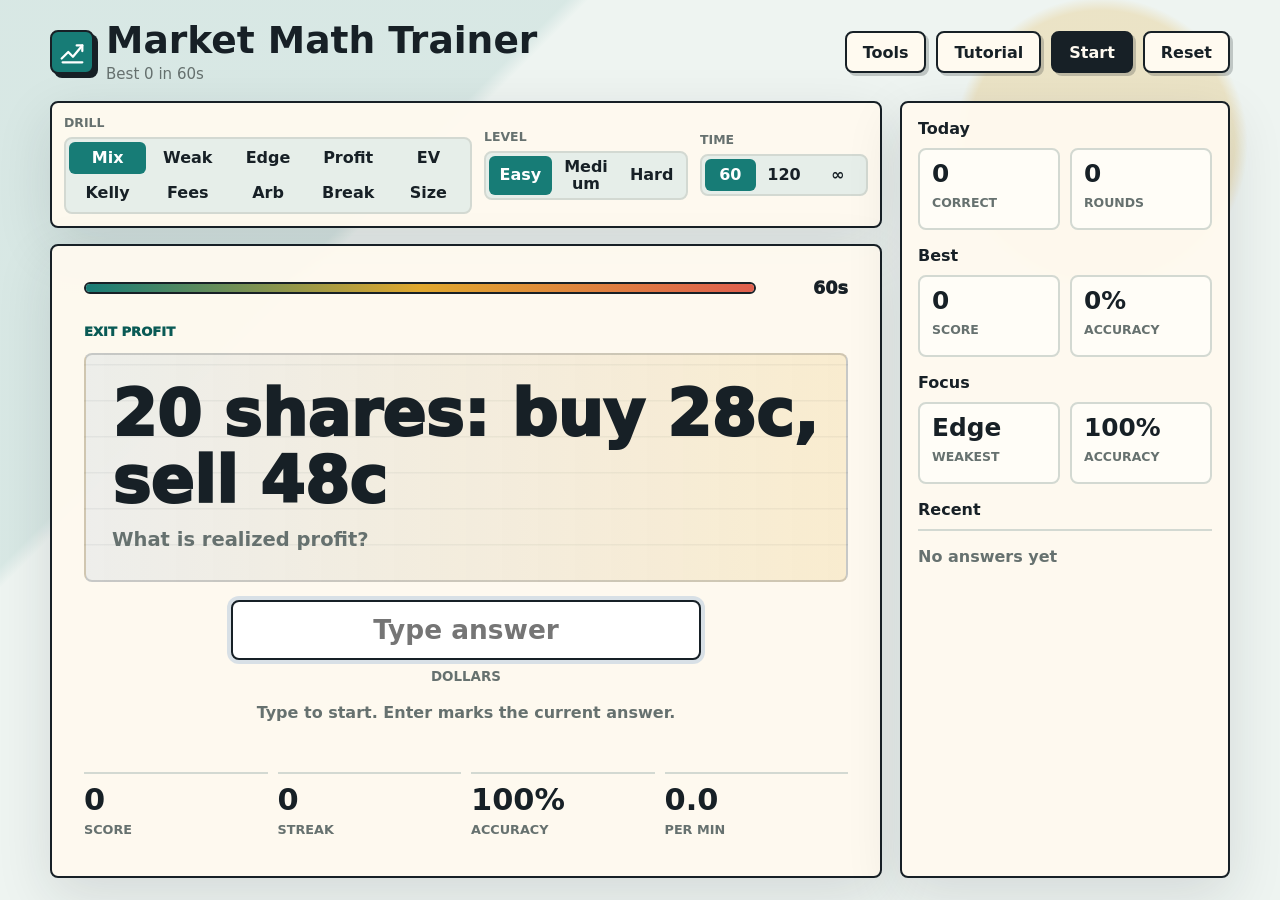
<file: market-math-trainer/index.html>
<!DOCTYPE html>
<html lang="en">
<head>
  <meta charset="UTF-8">
  <meta name="viewport" content="width=device-width, initial-scale=1.0">
  <meta name="theme-color" content="#eef4f1">
  <meta name="description" content="Prediction-market mental math drills for edge, profit, EV, Kelly sizing, fees, arbitrage, breakeven, and position sizing.">
  <link rel="icon" href="/favicon.svg" type="image/svg+xml">
  <title>Market Math Trainer</title>
  <style>
    :root {
      color-scheme: light;
      --paper: #eef4f1;
      --panel: #fffaf0;
      --ink: #172026;
      --muted: #66716f;
      --line: #d3d9d2;
      --teal: #177c76;
      --teal-dark: #095a55;
      --coral: #df5f4e;
      --coral-dark: #a6392e;
      --gold: #e0a82e;
      --blue: #2f6fbb;
      --shadow: 0 18px 55px rgba(23, 32, 38, 0.12);
      --radius: 8px;
    }

    * {
      box-sizing: border-box;
    }

    html {
      min-height: 100%;
      background: var(--paper);
    }

    body {
      min-height: 100vh;
      margin: 0;
      color: var(--ink);
      font-family: Inter, ui-sans-serif, system-ui, -apple-system, BlinkMacSystemFont, "Segoe UI", sans-serif;
      background:
        linear-gradient(135deg, rgba(23, 124, 118, 0.1) 0 26%, transparent 27%),
        radial-gradient(circle at 86% 16%, rgba(224, 168, 46, 0.22) 0 10%, transparent 11%),
        var(--paper);
    }

    button,
    input {
      font: inherit;
    }

    button {
      cursor: pointer;
    }

    .app {
      width: min(1180px, calc(100vw - 28px));
      min-height: 100vh;
      margin: 0 auto;
      padding: 22px 0;
      display: grid;
      grid-template-rows: auto 1fr;
      gap: 18px;
    }

    .topbar {
      display: grid;
      grid-template-columns: minmax(220px, 1fr) auto;
      gap: 16px;
      align-items: center;
    }

    .brand {
      display: flex;
      align-items: center;
      gap: 12px;
      min-width: 0;
    }

    .mark {
      width: 44px;
      height: 44px;
      border: 2px solid var(--ink);
      border-radius: var(--radius);
      display: grid;
      place-items: center;
      background: var(--teal);
      box-shadow: 4px 4px 0 var(--ink);
      flex: 0 0 auto;
    }

    .mark svg {
      width: 30px;
      height: 30px;
      stroke: white;
      stroke-width: 2.4;
      fill: none;
      stroke-linecap: round;
      stroke-linejoin: round;
    }

    h1 {
      margin: 0;
      font-size: clamp(1.45rem, 3vw, 2.35rem);
      line-height: 1;
      letter-spacing: 0;
    }

    .record {
      margin-top: 5px;
      color: var(--muted);
      font-size: 0.94rem;
    }

    .actions {
      display: flex;
      gap: 10px;
      flex-wrap: wrap;
      justify-content: flex-end;
    }

    .button {
      min-height: 42px;
      border: 2px solid var(--ink);
      border-radius: var(--radius);
      padding: 0 16px;
      background: var(--ink);
      color: #fffaf0;
      box-shadow: 3px 3px 0 rgba(23, 32, 38, 0.22);
      font-weight: 850;
      text-decoration: none;
      display: inline-flex;
      align-items: center;
      justify-content: center;
      white-space: nowrap;
    }

    .button.secondary {
      background: var(--panel);
      color: var(--ink);
    }

    .button:active,
    .segmented button:active {
      transform: translateY(1px);
    }

    .button:focus-visible,
    .segmented button:focus-visible,
    .answer:focus-visible {
      outline: none;
      box-shadow: 0 0 0 4px rgba(47, 111, 187, 0.18);
    }

    .layout {
      display: grid;
      grid-template-columns: minmax(0, 1fr) 330px;
      gap: 18px;
      align-items: stretch;
    }

    .workspace {
      min-width: 0;
      display: grid;
      grid-template-rows: auto minmax(430px, 1fr);
      gap: 16px;
    }

    .controls,
    .panel,
    .sidebar {
      border: 2px solid var(--ink);
      border-radius: var(--radius);
      background: rgba(255, 250, 240, 0.94);
      box-shadow: var(--shadow);
    }

    .controls {
      padding: 12px;
      display: grid;
      grid-template-columns: minmax(0, 1.4fr) minmax(0, 0.7fr) auto;
      gap: 12px;
      align-items: center;
    }

    .label {
      display: block;
      margin-bottom: 7px;
      color: var(--muted);
      font-size: 0.78rem;
      font-weight: 900;
      text-transform: uppercase;
    }

    .segmented {
      min-height: 40px;
      border: 2px solid var(--line);
      border-radius: var(--radius);
      padding: 3px;
      display: grid;
      grid-auto-flow: column;
      grid-auto-columns: 1fr;
      gap: 3px;
      background: #e6eee9;
    }

    .segmented button {
      min-width: 0;
      min-height: 32px;
      border: 0;
      border-radius: 6px;
      background: transparent;
      color: var(--ink);
      font-weight: 900;
      padding: 2px 6px;
      line-height: 1.1;
      overflow-wrap: anywhere;
      white-space: normal;
    }

    .segmented button.active {
      background: var(--teal);
      color: white;
    }

    .mode-control .segmented {
      grid-auto-flow: row;
      grid-template-columns: repeat(5, minmax(0, 1fr));
    }

    .duration {
      width: 168px;
    }

    .duration .segmented {
      grid-template-columns: repeat(3, 1fr);
    }

    .panel {
      padding: clamp(16px, 4vw, 32px);
      display: grid;
      grid-template-rows: auto 1fr auto;
      gap: 20px;
      overflow: hidden;
    }

    .timer-row {
      display: grid;
      grid-template-columns: 1fr auto;
      gap: 14px;
      align-items: center;
    }

    .meter {
      height: 12px;
      border: 2px solid var(--ink);
      border-radius: 999px;
      overflow: hidden;
      background: #e0e9e4;
    }

    .meter span {
      display: block;
      width: 100%;
      height: 100%;
      background: linear-gradient(90deg, var(--teal), var(--gold), var(--coral));
      transform-origin: left;
      transform: scaleX(1);
    }

    .time {
      width: 78px;
      text-align: right;
      font-variant-numeric: tabular-nums;
      font-size: 1.1rem;
      font-weight: 950;
    }

    .stage {
      display: grid;
      align-content: center;
      gap: 18px;
      min-height: 300px;
    }

    .scenario {
      display: grid;
      gap: 14px;
    }

    .scenario-type {
      color: var(--teal-dark);
      font-size: 0.82rem;
      font-weight: 950;
      text-transform: uppercase;
      letter-spacing: 0;
    }

    .prompt {
      min-height: 132px;
      border: 2px solid rgba(23, 32, 38, 0.18);
      border-radius: var(--radius);
      background:
        linear-gradient(90deg, rgba(47, 111, 187, 0.08), rgba(224, 168, 46, 0.16)),
        repeating-linear-gradient(0deg, transparent 0 34px, rgba(23, 32, 38, 0.055) 35px 36px);
      padding: clamp(16px, 4vw, 26px);
      display: grid;
      align-content: center;
      gap: 12px;
    }

    .prompt-main {
      font-size: clamp(1.85rem, 5vw, 4.1rem);
      line-height: 1.05;
      font-weight: 950;
      letter-spacing: 0;
    }

    .prompt-sub {
      color: var(--muted);
      font-size: clamp(1rem, 2vw, 1.22rem);
      line-height: 1.35;
      font-weight: 750;
    }

    .answer-wrap {
      width: min(470px, 100%);
      display: grid;
      gap: 9px;
      justify-self: center;
    }

    .answer {
      width: 100%;
      min-height: 60px;
      border: 2px solid var(--ink);
      border-radius: var(--radius);
      background: white;
      color: var(--ink);
      padding: 0 14px;
      font-size: 1.65rem;
      font-weight: 850;
      text-align: center;
      font-variant-numeric: tabular-nums;
      outline: none;
    }

    .answer:focus {
      box-shadow: 0 0 0 4px rgba(47, 111, 187, 0.18);
    }

    .unit {
      color: var(--muted);
      text-align: center;
      font-size: 0.84rem;
      font-weight: 900;
      text-transform: uppercase;
    }

    .feedback {
      min-height: 44px;
      color: var(--muted);
      font-weight: 850;
      text-align: center;
      line-height: 1.35;
    }

    .feedback.correct {
      color: var(--teal-dark);
    }

    .feedback.missed {
      color: var(--coral-dark);
    }

    .stats {
      display: grid;
      grid-template-columns: repeat(4, minmax(0, 1fr));
      gap: 10px;
    }

    .stat {
      min-height: 72px;
      border-top: 2px solid var(--line);
      padding-top: 11px;
    }

    .stat strong {
      display: block;
      font-size: clamp(1.25rem, 3vw, 1.9rem);
      line-height: 1;
      font-variant-numeric: tabular-nums;
    }

    .stat span {
      display: block;
      margin-top: 7px;
      color: var(--muted);
      font-size: 0.8rem;
      font-weight: 900;
      text-transform: uppercase;
    }

    .sidebar {
      min-width: 0;
      padding: 16px;
      display: grid;
      grid-template-rows: auto auto auto 1fr;
      gap: 16px;
      overflow: hidden;
    }

    h2 {
      margin: 0 0 10px;
      font-size: 1rem;
      line-height: 1.2;
    }

    .tiles {
      display: grid;
      grid-template-columns: 1fr 1fr;
      gap: 10px;
    }

    .tile {
      min-height: 82px;
      border: 2px solid var(--line);
      border-radius: var(--radius);
      padding: 12px;
      background: #fffdf7;
    }

    .tile strong {
      display: block;
      font-size: 1.55rem;
      line-height: 1;
      font-variant-numeric: tabular-nums;
    }

    .tile span {
      display: block;
      margin-top: 8px;
      color: var(--muted);
      font-size: 0.78rem;
      font-weight: 900;
      text-transform: uppercase;
    }

    .history {
      min-height: 226px;
      overflow: auto;
      border-top: 2px solid var(--line);
    }

    .history-row {
      display: grid;
      gap: 3px;
      min-height: 54px;
      border-bottom: 1px solid var(--line);
      padding: 8px 0;
      font-size: 0.92rem;
    }

    .history-row strong {
      color: var(--teal-dark);
    }

    .history-row span {
      color: var(--muted);
      font-size: 0.82rem;
      line-height: 1.3;
    }

    .empty {
      color: var(--muted);
      padding: 16px 0;
      font-weight: 750;
    }

    @media (max-width: 940px) {
      .layout {
        grid-template-columns: 1fr;
      }

      .sidebar {
        grid-template-columns: 1fr 1fr;
        grid-template-rows: auto 1fr;
      }

      .history-section {
        grid-column: 1 / -1;
      }
    }

    @media (max-width: 760px) {
      .app {
        width: min(100vw - 18px, 680px);
        padding: 10px 0 16px;
      }

      .topbar {
        grid-template-columns: 1fr;
      }

      .actions {
        justify-content: stretch;
      }

      .actions .button {
        flex: 1 1 120px;
      }

      .controls {
        grid-template-columns: 1fr;
      }

      .duration {
        width: auto;
      }

      .panel {
        min-height: 500px;
      }

      .stats {
        grid-template-columns: repeat(2, minmax(0, 1fr));
      }

      .sidebar {
        grid-template-columns: 1fr;
      }
    }

    @media (max-width: 430px) {
      .segmented button {
        font-size: 0.84rem;
      }
    }
  </style>
</head>
<body>
  <main class="app">
    <header class="topbar">
      <div class="brand">
        <div class="mark" aria-hidden="true">
          <svg viewBox="0 0 32 32">
            <path d="M5 23l7-7 5 5 10-12"></path>
            <path d="M21 9h6v6"></path>
            <path d="M6 27h21"></path>
          </svg>
        </div>
        <div>
          <h1>Market Math Trainer</h1>
          <div class="record" id="recordLine">Best 0 in 60s</div>
        </div>
      </div>
      <div class="actions">
        <a class="button secondary" href="../">Tools</a>
        <a class="button secondary" href="./tutorial/">Tutorial</a>
        <button class="button" id="startBtn" type="button">Start</button>
        <button class="button secondary" id="resetBtn" type="button">Reset</button>
      </div>
    </header>

    <section class="layout" aria-label="Prediction market math practice">
      <div class="workspace">
        <section class="controls" aria-label="Session controls">
          <div class="mode-control">
            <span class="label">Drill</span>
            <div class="segmented" id="modeGroup" role="tablist" aria-label="Drill">
              <button type="button" class="active" data-mode="mix">Mix</button>
              <button type="button" data-mode="weak">Weak</button>
              <button type="button" data-mode="edge">Edge</button>
              <button type="button" data-mode="profit">Profit</button>
              <button type="button" data-mode="ev">EV</button>
              <button type="button" data-mode="kelly">Kelly</button>
              <button type="button" data-mode="fees">Fees</button>
              <button type="button" data-mode="arb">Arb</button>
              <button type="button" data-mode="breakeven">Break</button>
              <button type="button" data-mode="size">Size</button>
            </div>
          </div>
          <div>
            <span class="label">Level</span>
            <div class="segmented" id="levelGroup" role="tablist" aria-label="Level">
              <button type="button" class="active" data-level="easy">Easy</button>
              <button type="button" data-level="medium">Medium</button>
              <button type="button" data-level="hard">Hard</button>
            </div>
          </div>
          <div class="duration">
            <span class="label">Time</span>
            <div class="segmented" id="durationGroup" role="tablist" aria-label="Time">
              <button type="button" class="active" data-duration="60">60</button>
              <button type="button" data-duration="120">120</button>
              <button type="button" data-duration="0">∞</button>
            </div>
          </div>
        </section>

        <section class="panel" aria-live="polite">
          <div class="timer-row">
            <div class="meter" aria-hidden="true"><span id="meterFill"></span></div>
            <div class="time" id="timeLeft">60s</div>
          </div>

          <div class="stage">
            <div class="scenario">
              <div class="scenario-type" id="scenarioType">Edge</div>
              <div class="prompt">
                <div class="prompt-main" id="promptMain">YES 42c, fair 51%</div>
                <div class="prompt-sub" id="promptSub">What is your edge in cents?</div>
              </div>
            </div>

            <form class="answer-wrap" id="answerForm" autocomplete="off">
              <input class="answer" id="answerInput" name="answer" inputmode="decimal" aria-label="Answer" placeholder="Type answer" autofocus>
              <div class="unit" id="answerUnit">cents</div>
            </form>
            <div class="feedback" id="feedback">Type to start. Enter marks the current answer.</div>
          </div>

          <div class="stats" aria-label="Current stats">
            <div class="stat"><strong id="score">0</strong><span>Score</span></div>
            <div class="stat"><strong id="streak">0</strong><span>Streak</span></div>
            <div class="stat"><strong id="accuracy">100%</strong><span>Accuracy</span></div>
            <div class="stat"><strong id="pace">0.0</strong><span>Per Min</span></div>
          </div>
        </section>
      </div>

      <aside class="sidebar">
        <section>
          <h2>Today</h2>
          <div class="tiles">
            <div class="tile"><strong id="todayCorrect">0</strong><span>Correct</span></div>
            <div class="tile"><strong id="todayRounds">0</strong><span>Rounds</span></div>
          </div>
        </section>
        <section>
          <h2>Best</h2>
          <div class="tiles">
            <div class="tile"><strong id="bestScore">0</strong><span>Score</span></div>
            <div class="tile"><strong id="bestAccuracy">0%</strong><span>Accuracy</span></div>
          </div>
        </section>
        <section>
          <h2>Focus</h2>
          <div class="tiles">
            <div class="tile"><strong id="weakMode">Mix</strong><span>Weakest</span></div>
            <div class="tile"><strong id="weakAccuracy">100%</strong><span>Accuracy</span></div>
          </div>
        </section>
        <section class="history-section">
          <h2>Recent</h2>
          <div class="history" id="history"></div>
        </section>
      </aside>
    </section>
  </main>

  <script>
    const state = {
      mode: "mix",
      level: "easy",
      duration: 60,
      active: false,
      startedAt: 0,
      endsAt: 0,
      score: 0,
      attempts: 0,
      streak: 0,
      current: null,
      timer: null,
      history: [],
      historyKey: "",
      store: loadStore()
    };

    const els = {
      startBtn: document.getElementById("startBtn"),
      resetBtn: document.getElementById("resetBtn"),
      answerForm: document.getElementById("answerForm"),
      answerInput: document.getElementById("answerInput"),
      scenarioType: document.getElementById("scenarioType"),
      promptMain: document.getElementById("promptMain"),
      promptSub: document.getElementById("promptSub"),
      answerUnit: document.getElementById("answerUnit"),
      feedback: document.getElementById("feedback"),
      meterFill: document.getElementById("meterFill"),
      timeLeft: document.getElementById("timeLeft"),
      score: document.getElementById("score"),
      streak: document.getElementById("streak"),
      accuracy: document.getElementById("accuracy"),
      pace: document.getElementById("pace"),
      todayCorrect: document.getElementById("todayCorrect"),
      todayRounds: document.getElementById("todayRounds"),
      bestScore: document.getElementById("bestScore"),
      bestAccuracy: document.getElementById("bestAccuracy"),
      weakMode: document.getElementById("weakMode"),
      weakAccuracy: document.getElementById("weakAccuracy"),
      recordLine: document.getElementById("recordLine"),
      history: document.getElementById("history")
    };

    const modes = ["edge", "profit", "ev", "kelly", "fees", "arb", "breakeven", "size"];
    const modeLabels = {
      edge: "Edge",
      profit: "Profit",
      ev: "EV",
      kelly: "Kelly",
      fees: "Fees",
      arb: "Arb",
      breakeven: "Break",
      size: "Size"
    };
    const nicePrices = [10, 12, 15, 18, 20, 22, 25, 28, 30, 32, 35, 38, 40, 42, 45, 48, 50, 52, 55, 58, 60, 62, 65, 68, 70, 72, 75, 78, 80, 82, 85, 88, 90];
    const shareCounts = {
      easy: [10, 20, 25, 50, 100],
      medium: [40, 75, 100, 125, 150, 200],
      hard: [80, 120, 150, 175, 225, 250, 300]
    };
    const feeCounts = {
      easy: [100, 200],
      medium: [100, 200, 500],
      hard: [100, 250, 500, 1000]
    };
    const budgets = {
      easy: [10, 20, 25, 50],
      medium: [25, 50, 75, 100, 150],
      hard: [50, 75, 100, 150, 200, 250]
    };

    wireSegments("modeGroup", "mode");
    wireSegments("levelGroup", "level");
    wireSegments("durationGroup", "duration");

    els.startBtn.addEventListener("click", startRound);
    els.resetBtn.addEventListener("click", resetRound);
    els.answerForm.addEventListener("submit", submitAnswer);
    els.answerInput.addEventListener("input", handleAnswerInput);
    document.addEventListener("keydown", handleGlobalKeydown);

    resetRound();
    renderStore();

    function wireSegments(id, key) {
      document.getElementById(id).addEventListener("click", (event) => {
        const button = event.target.closest("button");
        if (!button) return;
        [...button.parentElement.children].forEach((child) => child.classList.remove("active"));
        button.classList.add("active");
        state[key] = key === "duration" ? Number(button.dataset.duration) : button.dataset[key];
        resetRound();
      });
    }

    function startRound() {
      if (state.active) return;
      state.active = true;
      state.startedAt = Date.now();
      state.endsAt = state.duration ? state.startedAt + state.duration * 1000 : 0;
      state.score = 0;
      state.attempts = 0;
      state.streak = 0;
      state.history = [];
      state.historyKey = "";
      els.startBtn.textContent = "Running";
      els.startBtn.disabled = true;
      els.feedback.textContent = "Go";
      els.feedback.className = "feedback correct";
      if (!state.current) nextProblem();
      tick();
      clearInterval(state.timer);
      state.timer = setInterval(tick, 200);
      els.answerInput.focus();
      render();
    }

    function resetRound() {
      if (state.active && state.attempts > 0) saveRound();
      state.active = false;
      clearInterval(state.timer);
      state.timer = null;
      state.score = 0;
      state.attempts = 0;
      state.streak = 0;
      state.history = [];
      state.historyKey = "";
      state.current = makeProblem();
      els.answerInput.value = "";
      els.startBtn.textContent = "Start";
      els.startBtn.disabled = false;
      els.feedback.textContent = "Type to start. Enter marks the current answer.";
      els.feedback.className = "feedback";
      renderProblem();
      render();
      updateTimer(state.duration || 0);
      els.answerInput.focus();
    }

    function submitAnswer(event) {
      event.preventDefault();
      if (!state.active) startRound();
      checkAnswer({ force: true });
    }

    function handleAnswerInput() {
      sanitizeAnswer();
      if (!state.active && hasAnswer()) startRound();
      checkAnswer({ force: false });
    }

    function checkAnswer({ force }) {
      if (!state.active || !hasAnswer()) return;
      const value = Number(els.answerInput.value);
      if (!Number.isFinite(value)) return;
      const correct = Math.abs(value - state.current.answer) <= state.current.tolerance;
      if (!correct && !force) return;
      recordAnswer(value, correct);
    }

    function recordAnswer(value, correct) {
      state.attempts += 1;
      if (correct) {
        state.score += 1;
        state.streak += 1;
        els.feedback.textContent = "Correct: " + state.current.displayAnswer;
        els.feedback.className = "feedback correct";
      } else {
        state.streak = 0;
        els.feedback.textContent = "Answer: " + state.current.displayAnswer + ". " + state.current.explanation;
        els.feedback.className = "feedback missed";
      }
      updateSkillStats(state.current.modeId, correct);
      state.history.unshift({
        type: state.current.type,
        short: state.current.short,
        answer: state.current.displayAnswer,
        correct
      });
      state.history = state.history.slice(0, 10);
      els.answerInput.value = "";
      nextProblem();
      if (state.duration === 0) saveBestOnly();
      render();
    }

    function sanitizeAnswer() {
      const cleaned = els.answerInput.value
        .replace(/[^\d.-]/g, "")
        .replace(/(?!^)-/g, "")
        .replace(/(\..*)\./g, "$1");
      if (cleaned !== els.answerInput.value) els.answerInput.value = cleaned;
    }

    function hasAnswer() {
      const value = els.answerInput.value.trim();
      return value !== "" && value !== "-" && value !== ".";
    }

    function finishRound() {
      if (!state.active) return;
      state.active = false;
      clearInterval(state.timer);
      state.timer = null;
      els.startBtn.textContent = "Start";
      els.startBtn.disabled = false;
      els.feedback.textContent = "Done";
      els.feedback.className = "feedback";
      saveRound();
      render();
      updateTimer(0);
    }

    function saveRound() {
      const accuracy = getAccuracy();
      const today = todayKey();
      if (!state.store.days[today]) {
        state.store.days[today] = { correct: 0, rounds: 0 };
      }
      state.store.days[today].correct += state.score;
      state.store.days[today].rounds += 1;
      updateBest(accuracy);
      saveStore();
      renderStore();
    }

    function saveBestOnly() {
      updateBest(getAccuracy());
      saveStore();
      renderStore();
    }

    function updateBest(accuracy) {
      const beatsBest = state.score > state.store.best.score ||
        (state.score === state.store.best.score && accuracy > state.store.best.accuracy);
      if (!beatsBest) return;
      state.store.best = {
        score: state.score,
        accuracy,
        duration: state.duration,
        mode: state.mode,
        level: state.level
      };
    }

    function tick() {
      if (state.duration === 0) {
        updateTimer(0);
        render();
        return;
      }
      const remaining = Math.max(0, Math.ceil((state.endsAt - Date.now()) / 1000));
      updateTimer(remaining);
      if (remaining <= 0) finishRound();
      else render();
    }

    function updateTimer(seconds) {
      if (state.duration === 0) {
        if (els.timeLeft.textContent !== "∞") els.timeLeft.textContent = "∞";
        if (els.meterFill.style.transform !== "scaleX(1)") els.meterFill.style.transform = "scaleX(1)";
        return;
      }
      const label = seconds + "s";
      if (els.timeLeft.textContent !== label) els.timeLeft.textContent = label;
      const ratio = Math.max(0, Math.min(1, seconds / state.duration));
      const transform = "scaleX(" + ratio + ")";
      if (els.meterFill.style.transform !== transform) els.meterFill.style.transform = transform;
    }

    function nextProblem() {
      state.current = makeProblem();
      renderProblem();
    }

    function renderProblem() {
      els.scenarioType.textContent = state.current.type;
      els.promptMain.textContent = state.current.main;
      els.promptSub.textContent = state.current.sub;
      els.answerUnit.textContent = state.current.unit;
    }

    function makeProblem() {
      const mode = state.mode === "mix" ? pick(modes) : state.mode === "weak" ? getWeakestMode() : state.mode;
      if (mode === "edge") return makeEdgeProblem();
      if (mode === "profit") return makeProfitProblem();
      if (mode === "ev") return makeEvProblem();
      if (mode === "kelly") return makeKellyProblem();
      if (mode === "fees") return makeFeeProblem();
      if (mode === "arb") return makeArbProblem();
      if (mode === "breakeven") return makeBreakevenProblem();
      return makeSizeProblem();
    }

    function makeEdgeProblem() {
      const side = pick(["YES", "NO"]);
      const price = pick(nicePrices);
      const fairSide = clamp(price + edgeDelta(), 5, 95);
      const fairYes = side === "YES" ? fairSide : 100 - fairSide;
      const answer = fairSide - price;
      return problem({
        type: "Cents edge",
        modeId: "edge",
        main: side + " " + price + "c, fair YES " + fairYes + "%",
        sub: "What is the edge on the " + side + " side?",
        unit: "cents, signed",
        answer,
        tolerance: 0,
        explanation: fairSide + " fair cents - " + price + " price cents = " + signed(answer) + "c"
      });
    }

    function makeProfitProblem() {
      const kind = pick(["resolve", "exit", "implied"]);
      if (kind === "resolve") {
        const side = pick(["YES", "NO"]);
        const price = pick(nicePrices);
        const shares = pick(shareCounts[state.level]);
        const answer = round2(shares * (100 - price) / 100);
        return problem({
          type: "Payout profit",
          modeId: "profit",
          main: "Buy " + shares + " " + side + " at " + price + "c",
          sub: "If it resolves in your favor, what is profit?",
          unit: "dollars",
          answer,
          tolerance: 0.01,
          explanation: shares + " x (100 - " + price + ")c = $" + money(answer)
        });
      }
      if (kind === "exit") {
        const shares = pick(shareCounts[state.level]);
        const buy = pick(nicePrices.filter((p) => p <= 70));
        const sell = clamp(buy + pick([5, 8, 10, 12, 15, 20]), 1, 95);
        const answer = round2(shares * (sell - buy) / 100);
        return problem({
          type: "Exit profit",
          modeId: "profit",
          main: shares + " shares: buy " + buy + "c, sell " + sell + "c",
          sub: "What is realized profit?",
          unit: "dollars",
          answer,
          tolerance: 0.01,
          explanation: shares + " x (" + sell + " - " + buy + ")c = $" + money(answer)
        });
      }
      const side = pick(["YES", "NO"]);
      const price = pick(nicePrices);
      const answer = side === "YES" ? price : 100 - price;
      return problem({
        type: "Implied probability",
        modeId: "profit",
        main: side + " contract at " + price + "c",
        sub: "What YES probability does that imply?",
        unit: "percent",
        answer,
        tolerance: 0,
        explanation: side === "YES" ? "YES price maps directly to " + answer + "%" : "NO " + price + "c implies YES " + answer + "%"
      });
    }

    function makeEvProblem() {
      const side = pick(["YES", "NO"]);
      const price = pick(nicePrices);
      const fairSide = clamp(price + edgeDelta(), 5, 95);
      const fairYes = side === "YES" ? fairSide : 100 - fairSide;
      const shares = pick(shareCounts[state.level]);
      const answer = round2(shares * (fairSide - price) / 100);
      return problem({
        type: "Expected value",
        modeId: "ev",
        main: shares + " " + side + " at " + price + "c, fair YES " + fairYes + "%",
        sub: "What is expected profit before fees?",
        unit: "dollars, signed",
        answer,
        tolerance: 0.01,
        explanation: shares + " x (" + fairSide + " - " + price + ")c = $" + money(answer)
      });
    }

    function makeKellyProblem() {
      const price = pick([20, 25, 30, 35, 40, 45, 50, 55, 60, 65, 70]);
      const fair = clamp(price + kellyDelta(), 5, 95);
      const p = fair / 100;
      const cost = price / 100;
      const b = (1 - cost) / cost;
      const q = 1 - p;
      const answer = round1(Math.max(0, ((b * p - q) / b) * 100));
      return problem({
        type: "Full Kelly",
        modeId: "kelly",
        main: "YES " + price + "c, fair " + fair + "%",
        sub: "What bankroll percent is full Kelly?",
        unit: "percent",
        answer,
        tolerance: state.level === "easy" ? 0.5 : 0.2,
        explanation: "Kelly = edge / profit-on-cost = " + money(fair - price) + "c / " + (100 - price) + "c = " + answer + "%"
      });
    }

    function makeFeeProblem() {
      const venue = pick([
        { name: "Kalshi taker", theta: 0.07, rounding: "ceil", action: "pays" },
        { name: "Kalshi maker", theta: 0.0175, rounding: "ceil", action: "pays" },
        { name: "Polymarket taker", theta: 0.05, rounding: "banker", action: "pays" },
        { name: "Polymarket maker", theta: 0.0125, rounding: "banker", action: "receives" }
      ]);
      const price = pick([10, 20, 25, 30, 40, 50, 60, 70, 75, 80, 90]);
      const contracts = pick(feeCounts[state.level]);
      const rawFee = venue.theta * contracts * (price / 100) * (1 - price / 100);
      const answer = venue.rounding === "ceil" ? roundUpCent(rawFee) : bankersRoundCent(rawFee);
      const label = venue.action === "receives" ? "rebate" : "fee";
      return problem({
        type: "Trading fees",
        modeId: "fees",
        main: venue.name + ": " + contracts + " contracts at " + price + "c",
        sub: "What " + label + " amount?",
        unit: "dollars",
        answer,
        tolerance: 0.01,
        explanation: venue.theta + " x " + contracts + " x " + (price / 100).toFixed(2) + " x " + (1 - price / 100).toFixed(2) + " = $" + money(answer)
      });
    }

    function makeArbProblem() {
      const yesPrice = pick([35, 38, 40, 42, 45, 48, 50, 52, 55, 58, 60]);
      const profitCents = pick(state.level === "easy" ? [3, 4, 5, 6, 8] : state.level === "medium" ? [2, 3, 4, 5, 7] : [1, 2, 3, 4, 6]);
      const noPrice = 100 - yesPrice - profitCents;
      const yesSize = pick(shareCounts[state.level]);
      const noSize = pick(shareCounts[state.level]);
      const sets = Math.min(yesSize, noSize);
      const kind = pick(["perSet", "sets", "total"]);

      if (kind === "sets") {
        return problem({
          type: "Arbitrage",
          modeId: "arb",
          main: "YES " + yesPrice + "c x" + yesSize + ", NO " + noPrice + "c x" + noSize,
          sub: "How many complete arb sets can you buy?",
          unit: "sets",
          answer: sets,
          tolerance: 0,
          explanation: "Complete sets are limited by min(" + yesSize + ", " + noSize + ") = " + sets
        });
      }

      if (kind === "total") {
        const answer = round2(sets * profitCents / 100);
        return problem({
          type: "Arbitrage",
          modeId: "arb",
          main: "YES " + yesPrice + "c x" + yesSize + ", NO " + noPrice + "c x" + noSize,
          sub: "What locked profit on max complete sets before fees?",
          unit: "dollars",
          answer,
          tolerance: 0.01,
          explanation: sets + " sets x " + profitCents + "c = $" + money(answer)
        });
      }

      return problem({
        type: "Arbitrage",
        modeId: "arb",
        main: "YES " + yesPrice + "c, NO " + noPrice + "c",
        sub: "What profit per complete set before fees?",
        unit: "cents",
        answer: profitCents,
        tolerance: 0,
        explanation: "100c - " + yesPrice + "c - " + noPrice + "c = " + profitCents + "c"
      });
    }

    function makeBreakevenProblem() {
      const venue = pick([
        { name: "Kalshi taker", theta: 0.07, rounding: "ceil" },
        { name: "Polymarket taker", theta: 0.05, rounding: "banker" }
      ]);
      const price = pick([20, 25, 30, 35, 40, 45, 50, 55, 60, 65, 70, 75, 80]);
      const contracts = pick(feeCounts[state.level]);
      const rawFee = venue.theta * contracts * (price / 100) * (1 - price / 100);
      const fee = venue.rounding === "ceil" ? roundUpCent(rawFee) : bankersRoundCent(rawFee);
      const feeCents = round2((fee / contracts) * 100);
      const answer = round1(price + feeCents);
      return problem({
        type: "Breakeven",
        modeId: "breakeven",
        main: venue.name + ": buy YES " + price + "c x" + contracts,
        sub: "Minimum fair YES probability after fees?",
        unit: "percent",
        answer,
        tolerance: 0.1,
        explanation: price + "c price + " + feeCents + "c fee per contract = " + answer + "%"
      });
    }

    function makeSizeProblem() {
      const side = pick(["YES", "NO"]);
      const price = pick(nicePrices);
      const budget = pick(budgets[state.level]);
      const answer = Math.floor(budget / (price / 100));
      return problem({
        type: "Position size",
        modeId: "size",
        main: "$" + budget + " budget, " + side + " at " + price + "c",
        sub: "Max whole contracts before fees?",
        unit: "contracts",
        answer,
        tolerance: 0,
        explanation: "floor($" + budget + " / $" + (price / 100).toFixed(2) + ") = " + answer
      });
    }

    function problem(config) {
      return {
        ...config,
        modeId: config.modeId || "mix",
        displayAnswer: formatAnswer(config.answer, config.unit),
        short: config.main
      };
    }

    function render() {
      const elapsed = state.active ? Math.max(1, (Date.now() - state.startedAt) / 1000) : 0;
      const perMinute = elapsed ? (state.score / elapsed) * 60 : 0;
      els.score.textContent = state.score;
      els.streak.textContent = state.streak;
      els.accuracy.textContent = getAccuracy() + "%";
      els.pace.textContent = perMinute.toFixed(1);
      renderHistory();
    }

    function renderHistory() {
      const key = state.history.map((item) => item.type + ":" + item.short + ":" + item.answer + ":" + item.correct).join("|") || "empty";
      if (key === state.historyKey) return;
      state.historyKey = key;
      if (state.history.length === 0) {
        els.history.innerHTML = '<div class="empty">No answers yet</div>';
        return;
      }
      els.history.innerHTML = state.history.map((item) => {
        const result = item.correct ? "hit" : "miss";
        return '<div class="history-row"><strong>' + item.type + ' - ' + result + '</strong><span>' + item.short + ' - ' + item.answer + '</span></div>';
      }).join("");
    }

    function renderStore() {
      const today = state.store.days[todayKey()] || { correct: 0, rounds: 0 };
      els.todayCorrect.textContent = today.correct;
      els.todayRounds.textContent = today.rounds;
      els.bestScore.textContent = state.store.best.score;
      els.bestAccuracy.textContent = state.store.best.accuracy + "%";
      els.recordLine.textContent = "Best " + state.store.best.score + " in " + formatDuration(state.store.best.duration);
      const weakest = getWeakestSkill();
      els.weakMode.textContent = modeLabels[weakest.mode] || "Mix";
      els.weakAccuracy.textContent = weakest.accuracy + "%";
    }

    function updateSkillStats(mode, correct) {
      if (!state.store.skills[mode]) {
        state.store.skills[mode] = { correct: 0, attempts: 0 };
      }
      state.store.skills[mode].attempts += 1;
      if (correct) state.store.skills[mode].correct += 1;
      saveStore();
      renderStore();
    }

    function getWeakestMode() {
      return getWeakestSkill().mode;
    }

    function getWeakestSkill() {
      const ranked = modes.map((mode) => {
        const skill = state.store.skills[mode] || { correct: 0, attempts: 0 };
        const attempts = skill.attempts;
        const accuracy = attempts ? Math.round((skill.correct / attempts) * 100) : 100;
        return { mode, attempts, accuracy };
      });
      const practiced = ranked.filter((item) => item.attempts >= 3);
      if (practiced.length === 0) {
        return ranked.find((item) => item.attempts === 0) || ranked[0];
      }
      return practiced.sort((a, b) => a.accuracy - b.accuracy || b.attempts - a.attempts)[0];
    }

    function handleGlobalKeydown(event) {
      if (event.target === els.answerInput) return;
      if (/^[\d.-]$/.test(event.key)) {
        event.preventDefault();
        els.answerInput.focus();
        els.answerInput.value += event.key;
        handleAnswerInput();
        return;
      }
      if (event.key === "Backspace") {
        event.preventDefault();
        els.answerInput.focus();
        els.answerInput.value = els.answerInput.value.slice(0, -1);
        handleAnswerInput();
      }
    }

    function getAccuracy() {
      if (!state.attempts) return 100;
      return Math.round((state.score / state.attempts) * 100);
    }

    function edgeDelta() {
      if (state.level === "easy") return pick([5, 8, 10, 12]);
      if (state.level === "medium") return pick([-8, -5, 6, 9, 12, 15]);
      return rand(-12, 18);
    }

    function kellyDelta() {
      if (state.level === "easy") return pick([5, 8, 10, 12]);
      if (state.level === "medium") return pick([6, 9, 12, 15]);
      return rand(4, 18);
    }

    function rand(min, max) {
      return Math.floor(Math.random() * (max - min + 1)) + min;
    }

    function pick(items) {
      return items[Math.floor(Math.random() * items.length)];
    }

    function clamp(value, min, max) {
      return Math.max(min, Math.min(max, value));
    }

    function round1(value) {
      return Math.round(value * 10) / 10;
    }

    function round2(value) {
      return Math.round(value * 100) / 100;
    }

    function roundUpCent(value) {
      return Math.ceil(value * 100 - 1e-9) / 100;
    }

    function bankersRoundCent(value) {
      const cents = value * 100;
      const floor = Math.floor(cents);
      const diff = cents - floor;
      if (Math.abs(diff - 0.5) < 1e-9) {
        return (floor % 2 === 0 ? floor : floor + 1) / 100;
      }
      return Math.round(cents) / 100;
    }

    function money(value) {
      return Number(value).toFixed(2);
    }

    function signed(value) {
      return value > 0 ? "+" + value : String(value);
    }

    function formatAnswer(value, unit) {
      if (unit.includes("dollars")) return "$" + money(value);
      if (unit.includes("percent")) return round1(value) + "%";
      if (unit.includes("sets")) return String(value);
      if (unit.includes("contracts")) return String(value);
      return signed(value) + "c";
    }

    function formatDuration(duration) {
      return duration ? duration + "s" : "untimed";
    }

    function todayKey() {
      return new Date().toISOString().slice(0, 10);
    }

    function loadStore() {
      const fallback = {
        best: { score: 0, accuracy: 0, duration: 60, mode: "mix", level: "easy" },
        days: {},
        skills: {}
      };
      try {
        return normalizeStore(JSON.parse(localStorage.getItem("market-math-trainer")) || fallback);
      } catch {
        return fallback;
      }
    }

    function normalizeStore(store) {
      return {
        best: store.best || { score: 0, accuracy: 0, duration: 60, mode: "mix", level: "easy" },
        days: store.days || {},
        skills: store.skills || {}
      };
    }

    function saveStore() {
      localStorage.setItem("market-math-trainer", JSON.stringify(state.store));
    }
  </script>
</body>
</html>
</file>
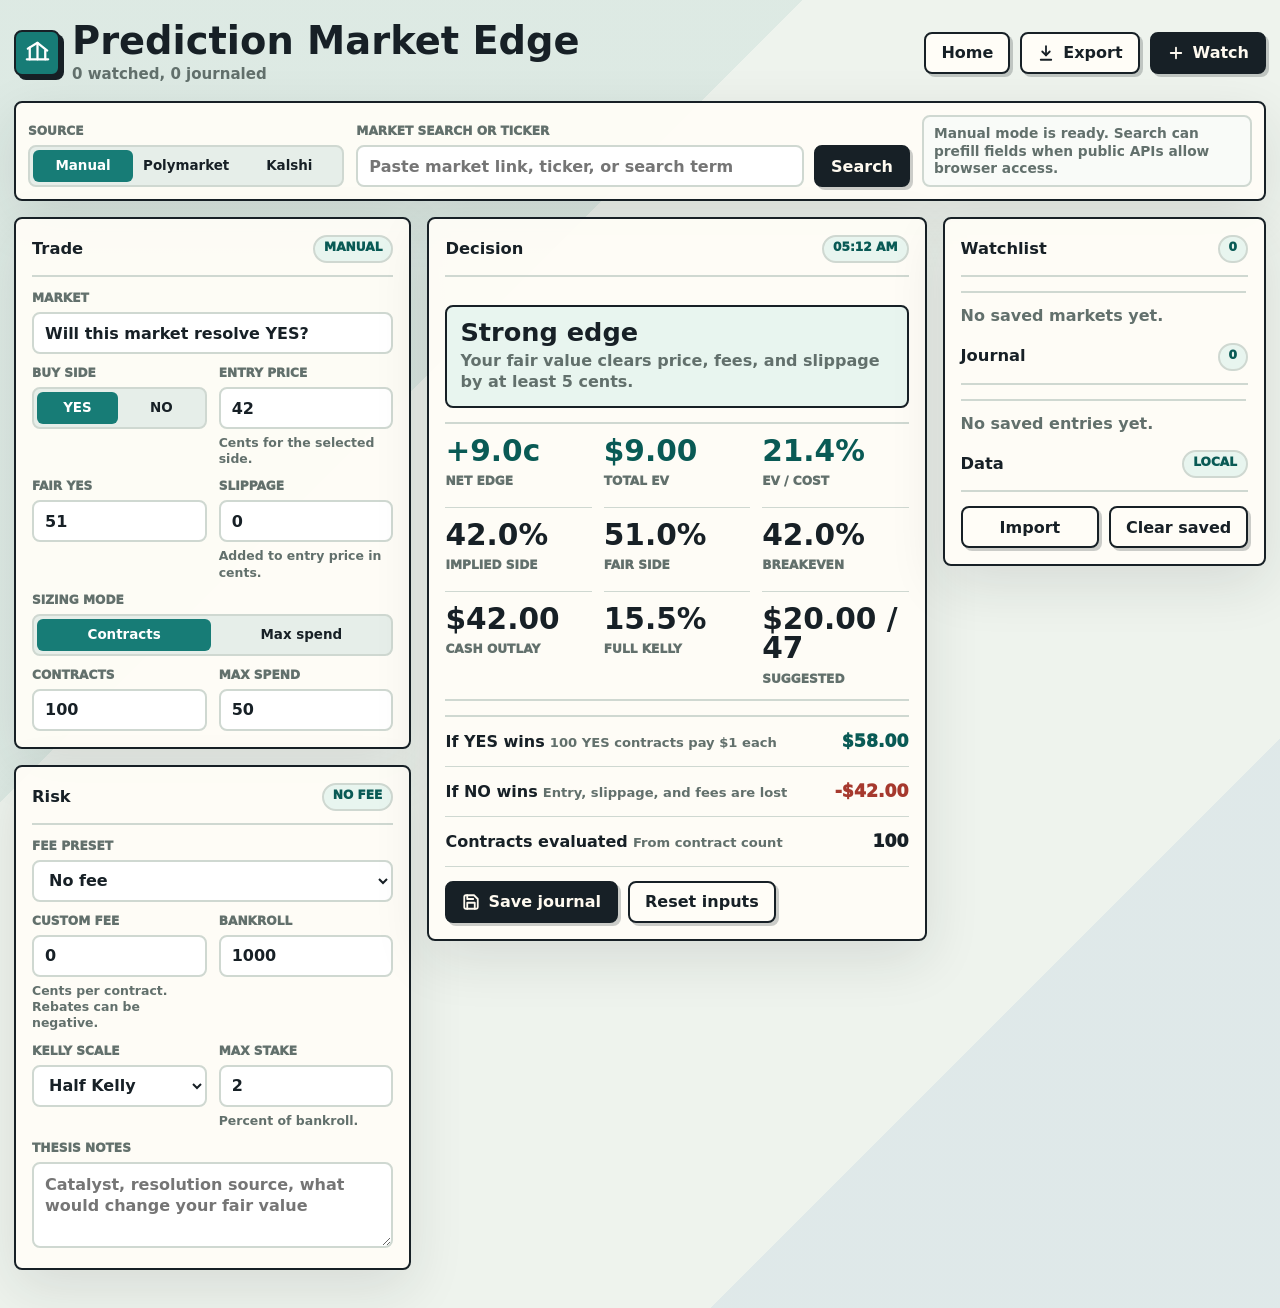
<file: prediction-market-edge/index.html>
<!DOCTYPE html>
<html lang="en">
<head>
  <meta charset="UTF-8">
  <meta name="viewport" content="width=device-width, initial-scale=1.0">
  <meta name="theme-color" content="#eef3ed">
  <meta name="description" content="A read-only prediction-market planner for fair value, EV, fees, Kelly sizing, watchlists, and trade journaling.">
  <link rel="icon" href="/favicon.svg" type="image/svg+xml">
  <title>Prediction Market Edge</title>
  <style>
    :root {
      color-scheme: light;
      --paper: #eef3ed;
      --panel: #fffdf7;
      --ink: #172026;
      --muted: #62706c;
      --line: #cfd8d1;
      --line-dark: #aeb9b0;
      --teal: #177c76;
      --teal-dark: #095a55;
      --coral: #df5f4e;
      --coral-dark: #a6392e;
      --gold: #e0a82e;
      --blue: #2f6fbb;
      --green-soft: #e8f5ef;
      --red-soft: #fff0ec;
      --blue-soft: #eef5ff;
      --shadow: 0 18px 55px rgba(23, 32, 38, 0.11);
      --radius: 8px;
    }

    * {
      box-sizing: border-box;
    }

    html {
      min-height: 100%;
      background: var(--paper);
    }

    body {
      min-height: 100vh;
      margin: 0;
      color: var(--ink);
      font-family: Inter, ui-sans-serif, system-ui, -apple-system, BlinkMacSystemFont, "Segoe UI", sans-serif;
      background:
        linear-gradient(135deg, rgba(23, 124, 118, 0.08) 0 31%, transparent 31%),
        linear-gradient(315deg, rgba(47, 111, 187, 0.08) 0 22%, transparent 22%),
        var(--paper);
    }

    a {
      color: inherit;
      text-decoration: none;
    }

    button,
    input,
    select,
    textarea {
      font: inherit;
    }

    button,
    select {
      cursor: pointer;
    }

    input,
    select,
    textarea {
      width: 100%;
      min-height: 42px;
      border: 2px solid var(--line);
      border-radius: var(--radius);
      background: white;
      color: var(--ink);
      padding: 0 11px;
      outline: none;
      font-weight: 760;
    }

    textarea {
      min-height: 86px;
      padding: 10px 11px;
      resize: vertical;
      line-height: 1.35;
    }

    input:focus,
    select:focus,
    textarea:focus,
    button:focus-visible,
    a:focus-visible {
      outline: none;
      box-shadow: 0 0 0 4px rgba(47, 111, 187, 0.18);
    }

    .app {
      width: min(1440px, calc(100vw - 28px));
      min-height: 100vh;
      margin: 0 auto;
      padding: 22px 0;
      display: grid;
      grid-template-rows: auto 1fr;
      gap: 18px;
    }

    .topbar {
      display: grid;
      grid-template-columns: minmax(260px, 1fr) auto;
      gap: 16px;
      align-items: center;
    }

    .brand {
      display: flex;
      align-items: center;
      gap: 12px;
      min-width: 0;
    }

    .mark {
      width: 46px;
      height: 46px;
      border: 2px solid var(--ink);
      border-radius: var(--radius);
      display: grid;
      place-items: center;
      background: var(--teal);
      box-shadow: 4px 4px 0 var(--ink);
      flex: 0 0 auto;
    }

    .mark svg {
      width: 31px;
      height: 31px;
      stroke: white;
      stroke-width: 2.35;
      fill: none;
      stroke-linecap: round;
      stroke-linejoin: round;
    }

    h1 {
      margin: 0;
      font-size: clamp(1.45rem, 3vw, 2.4rem);
      line-height: 1;
      letter-spacing: 0;
    }

    .record {
      margin-top: 5px;
      color: var(--muted);
      font-size: 0.94rem;
      font-weight: 700;
    }

    .actions {
      display: flex;
      gap: 10px;
      flex-wrap: wrap;
      justify-content: flex-end;
    }

    .button {
      min-height: 42px;
      border: 2px solid var(--ink);
      border-radius: var(--radius);
      padding: 0 15px;
      background: var(--ink);
      color: #fffaf0;
      box-shadow: 3px 3px 0 rgba(23, 32, 38, 0.22);
      font-weight: 850;
      display: inline-flex;
      align-items: center;
      justify-content: center;
      gap: 8px;
      white-space: nowrap;
    }

    .button.secondary {
      background: var(--panel);
      color: var(--ink);
    }

    .button.icon {
      width: 42px;
      padding: 0;
    }

    .button svg {
      width: 18px;
      height: 18px;
      stroke: currentColor;
      stroke-width: 2.4;
      fill: none;
      stroke-linecap: round;
      stroke-linejoin: round;
      flex: 0 0 auto;
    }

    .button:active,
    .segmented button:active,
    .result-actions button:active {
      transform: translateY(1px);
    }

    .workspace {
      min-width: 0;
      display: grid;
      grid-template-rows: auto auto 1fr;
      gap: 16px;
    }

    .market-strip,
    .panel,
    .sidebar,
    .result-board {
      border: 2px solid var(--ink);
      border-radius: var(--radius);
      background: rgba(255, 253, 247, 0.94);
      box-shadow: var(--shadow);
    }

    .market-strip {
      padding: 12px;
      display: grid;
      grid-template-columns: minmax(230px, 0.8fr) minmax(280px, 1.4fr) auto;
      gap: 12px;
      align-items: end;
    }

    .label {
      display: block;
      margin-bottom: 7px;
      color: var(--muted);
      font-size: 0.76rem;
      font-weight: 950;
      text-transform: uppercase;
      letter-spacing: 0;
    }

    .segmented {
      min-height: 42px;
      border: 2px solid var(--line);
      border-radius: var(--radius);
      padding: 3px;
      display: grid;
      grid-auto-flow: column;
      grid-auto-columns: 1fr;
      gap: 3px;
      background: #e6eee9;
    }

    .segmented button {
      min-width: 0;
      min-height: 32px;
      border: 0;
      border-radius: 6px;
      background: transparent;
      color: var(--ink);
      font-size: 0.84rem;
      font-weight: 900;
      padding: 2px 6px;
      line-height: 1.1;
      overflow-wrap: anywhere;
      white-space: normal;
    }

    .segmented button.active {
      background: var(--teal);
      color: white;
    }

    .search-form {
      display: grid;
      grid-template-columns: minmax(170px, 1fr) auto;
      gap: 10px;
      align-items: end;
    }

    .status-line {
      min-height: 42px;
      border: 2px solid var(--line);
      border-radius: var(--radius);
      padding: 8px 10px;
      background: #f9fbf8;
      color: var(--muted);
      font-size: 0.86rem;
      font-weight: 780;
      line-height: 1.25;
      display: flex;
      align-items: center;
      max-width: 330px;
    }

    .status-line.good {
      color: var(--teal-dark);
      background: var(--green-soft);
    }

    .status-line.bad {
      color: var(--coral-dark);
      background: var(--red-soft);
    }

    .result-board {
      display: none;
      padding: 0;
      overflow: hidden;
    }

    .result-board.visible {
      display: block;
    }

    .result-table {
      width: 100%;
      border-collapse: collapse;
    }

    .result-table th,
    .result-table td {
      border-bottom: 1px solid var(--line);
      padding: 10px 12px;
      text-align: left;
      vertical-align: top;
    }

    .result-table th {
      color: var(--muted);
      font-size: 0.76rem;
      text-transform: uppercase;
      font-weight: 950;
      background: #f5f8f3;
    }

    .result-title {
      min-width: 260px;
      max-width: 650px;
      line-height: 1.32;
      font-weight: 850;
    }

    .result-meta {
      margin-top: 4px;
      color: var(--muted);
      font-size: 0.82rem;
      font-weight: 740;
    }

    .result-actions {
      display: flex;
      gap: 8px;
      flex-wrap: wrap;
    }

    .result-actions button {
      min-height: 34px;
      border: 2px solid var(--ink);
      border-radius: var(--radius);
      padding: 0 10px;
      background: var(--panel);
      color: var(--ink);
      font-weight: 900;
      white-space: nowrap;
    }

    .layout {
      min-width: 0;
      display: grid;
      grid-template-columns: minmax(320px, 0.86fr) minmax(420px, 1.08fr) minmax(310px, 0.7fr);
      gap: 16px;
      align-items: start;
    }

    .column {
      min-width: 0;
      display: grid;
      gap: 16px;
    }

    .panel {
      min-width: 0;
      padding: 16px;
      overflow: hidden;
    }

    .panel-head {
      display: flex;
      justify-content: space-between;
      align-items: center;
      gap: 12px;
      border-bottom: 2px solid var(--line);
      padding-bottom: 12px;
      margin-bottom: 14px;
    }

    h2 {
      margin: 0;
      font-size: 1.02rem;
      line-height: 1.15;
    }

    .pill {
      min-height: 28px;
      border: 2px solid var(--line);
      border-radius: 999px;
      padding: 3px 9px;
      color: var(--teal-dark);
      background: var(--green-soft);
      font-size: 0.76rem;
      font-weight: 950;
      text-transform: uppercase;
      white-space: nowrap;
    }

    .form-grid {
      display: grid;
      grid-template-columns: repeat(2, minmax(0, 1fr));
      gap: 12px;
    }

    .full {
      grid-column: 1 / -1;
    }

    .side-control .segmented,
    .sizing-control .segmented {
      grid-template-columns: repeat(2, minmax(0, 1fr));
    }

    .hint {
      margin-top: 6px;
      color: var(--muted);
      font-size: 0.78rem;
      line-height: 1.3;
      font-weight: 700;
    }

    .results-panel {
      display: grid;
      gap: 14px;
    }

    .decision {
      min-height: 74px;
      border: 2px solid var(--ink);
      border-radius: var(--radius);
      padding: 13px;
      background: var(--blue-soft);
      display: grid;
      gap: 4px;
    }

    .decision strong {
      font-size: clamp(1.2rem, 2vw, 1.65rem);
      line-height: 1;
    }

    .decision span {
      color: var(--muted);
      font-weight: 780;
      line-height: 1.35;
    }

    .decision.positive {
      background: var(--green-soft);
    }

    .decision.negative {
      background: var(--red-soft);
    }

    .metric-grid {
      display: grid;
      grid-template-columns: repeat(3, minmax(0, 1fr));
      gap: 0 12px;
      border-top: 2px solid var(--line);
      border-bottom: 2px solid var(--line);
    }

    .metric {
      min-height: 84px;
      padding: 13px 0;
      border-bottom: 1px solid var(--line);
    }

    .metric:nth-last-child(-n + 3) {
      border-bottom: 0;
    }

    .metric strong {
      display: block;
      font-size: clamp(1.18rem, 2.8vw, 1.85rem);
      line-height: 1;
      font-variant-numeric: tabular-nums;
      overflow-wrap: anywhere;
    }

    .metric span {
      display: block;
      margin-top: 8px;
      color: var(--muted);
      font-size: 0.76rem;
      font-weight: 950;
      text-transform: uppercase;
    }

    .positive-text {
      color: var(--teal-dark);
    }

    .negative-text {
      color: var(--coral-dark);
    }

    .payoff {
      display: grid;
      gap: 0;
      border-top: 2px solid var(--line);
    }

    .payoff-row {
      min-height: 50px;
      display: grid;
      grid-template-columns: minmax(0, 1fr) auto;
      gap: 12px;
      align-items: center;
      border-bottom: 1px solid var(--line);
      padding: 9px 0;
    }

    .payoff-row strong {
      line-height: 1.2;
    }

    .payoff-row span {
      color: var(--muted);
      font-size: 0.82rem;
      font-weight: 760;
    }

    .payoff-value {
      font-size: 1.08rem;
      font-weight: 950;
      font-variant-numeric: tabular-nums;
      white-space: nowrap;
    }

    .panel-actions {
      display: flex;
      gap: 10px;
      flex-wrap: wrap;
    }

    .sidebar {
      min-width: 0;
      padding: 16px;
      display: grid;
      gap: 16px;
      overflow: hidden;
    }

    .list {
      display: grid;
      gap: 10px;
      max-height: 390px;
      overflow: auto;
      padding-right: 2px;
    }

    .list-item {
      border-top: 2px solid var(--line);
      padding-top: 10px;
      display: grid;
      gap: 8px;
    }

    .item-top {
      display: grid;
      grid-template-columns: minmax(0, 1fr) auto;
      gap: 8px;
      align-items: start;
    }

    .item-title {
      border: 0;
      padding: 0;
      background: transparent;
      color: var(--ink);
      text-align: left;
      font-weight: 880;
      line-height: 1.25;
      cursor: pointer;
    }

    .item-title:hover {
      color: var(--teal-dark);
    }

    .item-remove {
      width: 32px;
      height: 32px;
      border: 2px solid var(--line);
      border-radius: var(--radius);
      background: #fffaf0;
      color: var(--coral-dark);
      font-weight: 950;
      line-height: 1;
    }

    .item-meta {
      color: var(--muted);
      font-size: 0.81rem;
      line-height: 1.35;
      font-weight: 730;
    }

    .empty {
      color: var(--muted);
      border-top: 2px solid var(--line);
      padding-top: 12px;
      font-weight: 760;
      line-height: 1.35;
    }

    .data-actions {
      display: grid;
      grid-template-columns: repeat(2, minmax(0, 1fr));
      gap: 10px;
    }

    .file-input {
      position: absolute;
      width: 1px;
      height: 1px;
      overflow: hidden;
      clip: rect(0 0 0 0);
      white-space: nowrap;
      clip-path: inset(50%);
    }

    @media (max-width: 1180px) {
      .layout {
        grid-template-columns: minmax(300px, 0.9fr) minmax(390px, 1.1fr);
      }

      .sidebar {
        grid-column: 1 / -1;
        grid-template-columns: 1fr 1fr;
      }

      .data-section {
        grid-column: 1 / -1;
      }
    }

    @media (max-width: 880px) {
      .app {
        width: min(100vw - 18px, 760px);
        padding: 10px 0 16px;
      }

      .topbar,
      .market-strip,
      .layout,
      .sidebar {
        grid-template-columns: 1fr;
      }

      .actions {
        justify-content: stretch;
      }

      .actions .button {
        flex: 1 1 120px;
      }

      .status-line {
        max-width: none;
      }

      .result-table {
        display: block;
        overflow-x: auto;
      }
    }

    @media (max-width: 620px) {
      .search-form,
      .form-grid,
      .metric-grid,
      .data-actions {
        grid-template-columns: 1fr;
      }

      .metric:nth-last-child(-n + 3) {
        border-bottom: 1px solid var(--line);
      }

      .metric:last-child {
        border-bottom: 0;
      }
    }

    @media (max-width: 430px) {
      .segmented button,
      .button,
      input,
      select {
        font-size: 0.9rem;
      }
    }
  </style>
</head>
<body>
  <main class="app">
    <header class="topbar">
      <div class="brand">
        <div class="mark" aria-hidden="true">
          <svg viewBox="0 0 32 32">
            <path d="M5 23h22"></path>
            <path d="M8 23V11"></path>
            <path d="M16 23V6"></path>
            <path d="M24 23V14"></path>
            <path d="M6 12l10-6 10 8"></path>
          </svg>
        </div>
        <div>
          <h1>Prediction Market Edge</h1>
          <div class="record" id="recordLine">Read-only planner for Kalshi and Polymarket trades</div>
        </div>
      </div>
      <div class="actions">
        <a class="button secondary" href="../">Home</a>
        <button class="button secondary" id="exportBtn" type="button">
          <svg viewBox="0 0 24 24" aria-hidden="true">
            <path d="M12 3v12"></path>
            <path d="M7 10l5 5 5-5"></path>
            <path d="M5 21h14"></path>
          </svg>
          Export
        </button>
        <button class="button" id="addWatchBtn" type="button">
          <svg viewBox="0 0 24 24" aria-hidden="true">
            <path d="M12 5v14"></path>
            <path d="M5 12h14"></path>
          </svg>
          Watch
        </button>
      </div>
    </header>

    <section class="workspace" aria-label="Prediction market betting planner">
      <section class="market-strip" aria-label="Market lookup">
        <div>
          <span class="label">Source</span>
          <div class="segmented" id="sourceGroup" role="tablist" aria-label="Source">
            <button type="button" class="active" data-source="manual">Manual</button>
            <button type="button" data-source="polymarket">Polymarket</button>
            <button type="button" data-source="kalshi">Kalshi</button>
          </div>
        </div>
        <form class="search-form" id="searchForm" autocomplete="off">
          <label>
            <span class="label">Market search or ticker</span>
            <input id="searchInput" name="search" type="search" placeholder="Paste market link, ticker, or search term" spellcheck="false">
          </label>
          <button class="button" id="searchBtn" type="submit">Search</button>
        </form>
        <div class="status-line" id="apiStatus">Manual mode is ready. Search can prefill fields when public APIs allow browser access.</div>
      </section>

      <section class="result-board" id="resultBoard" aria-label="Market search results">
        <table class="result-table">
          <thead>
            <tr>
              <th>Market</th>
              <th>YES</th>
              <th>NO</th>
              <th>Volume</th>
              <th>Load</th>
            </tr>
          </thead>
          <tbody id="resultRows"></tbody>
        </table>
      </section>

      <section class="layout">
        <div class="column">
          <section class="panel" aria-label="Trade inputs">
            <div class="panel-head">
              <h2>Trade</h2>
              <span class="pill" id="platformPill">Manual</span>
            </div>
            <div class="form-grid">
              <label class="full">
                <span class="label">Market</span>
                <input id="marketTitle" type="text" value="Will this market resolve YES?" spellcheck="false">
              </label>
              <div class="side-control">
                <span class="label">Buy side</span>
                <div class="segmented" id="sideGroup" role="tablist" aria-label="Buy side">
                  <button type="button" class="active" data-side="yes">YES</button>
                  <button type="button" data-side="no">NO</button>
                </div>
              </div>
              <label>
                <span class="label">Entry price</span>
                <input id="entryPrice" type="number" min="0.1" max="99.9" step="0.1" value="42" inputmode="decimal">
                <div class="hint">Cents for the selected side.</div>
              </label>
              <label>
                <span class="label">Fair YES</span>
                <input id="fairYes" type="number" min="0" max="100" step="0.1" value="51" inputmode="decimal">
              </label>
              <label>
                <span class="label">Slippage</span>
                <input id="slippageCents" type="number" min="0" max="20" step="0.1" value="0" inputmode="decimal">
                <div class="hint">Added to entry price in cents.</div>
              </label>
              <div class="sizing-control full">
                <span class="label">Sizing mode</span>
                <div class="segmented" id="sizingGroup" role="tablist" aria-label="Sizing mode">
                  <button type="button" class="active" data-sizing="contracts">Contracts</button>
                  <button type="button" data-sizing="spend">Max spend</button>
                </div>
              </div>
              <label>
                <span class="label">Contracts</span>
                <input id="contracts" type="number" min="1" max="1000000" step="1" value="100" inputmode="numeric">
              </label>
              <label>
                <span class="label">Max spend</span>
                <input id="maxSpend" type="number" min="0" max="10000000" step="1" value="50" inputmode="decimal">
              </label>
            </div>
          </section>

          <section class="panel" aria-label="Risk assumptions">
            <div class="panel-head">
              <h2>Risk</h2>
              <span class="pill" id="feePill">No fee</span>
            </div>
            <div class="form-grid">
              <label class="full">
                <span class="label">Fee preset</span>
                <select id="feePreset">
                  <option value="none">No fee</option>
                  <option value="kalshiTaker">Kalshi taker estimate</option>
                  <option value="kalshiMaker">Kalshi maker estimate</option>
                  <option value="polymarketTaker">Polymarket taker estimate</option>
                  <option value="polymarketMaker">Polymarket maker rebate estimate</option>
                  <option value="custom">Custom cents per contract</option>
                </select>
              </label>
              <label>
                <span class="label">Custom fee</span>
                <input id="customFeeCents" type="number" min="-20" max="20" step="0.1" value="0" inputmode="decimal">
                <div class="hint">Cents per contract. Rebates can be negative.</div>
              </label>
              <label>
                <span class="label">Bankroll</span>
                <input id="bankroll" type="number" min="0" max="100000000" step="1" value="1000" inputmode="decimal">
              </label>
              <label>
                <span class="label">Kelly scale</span>
                <select id="kellyScale">
                  <option value="0.25">Quarter Kelly</option>
                  <option value="0.5" selected>Half Kelly</option>
                  <option value="1">Full Kelly</option>
                  <option value="0">No Kelly</option>
                </select>
              </label>
              <label>
                <span class="label">Max stake</span>
                <input id="maxStakePct" type="number" min="0" max="100" step="0.25" value="2" inputmode="decimal">
                <div class="hint">Percent of bankroll.</div>
              </label>
              <label class="full">
                <span class="label">Thesis notes</span>
                <textarea id="notes" placeholder="Catalyst, resolution source, what would change your fair value"></textarea>
              </label>
            </div>
          </section>
        </div>

        <section class="panel results-panel" aria-label="Edge results">
          <div class="panel-head">
            <h2>Decision</h2>
            <span class="pill" id="updatedPill">Live</span>
          </div>
          <div class="decision" id="decisionBox">
            <strong id="decisionTitle">Interesting edge</strong>
            <span id="decisionText">Net edge is positive after the current fee and slippage assumptions.</span>
          </div>

          <div class="metric-grid" aria-label="Calculated metrics">
            <div class="metric"><strong id="netEdge">+0.0c</strong><span>Net edge</span></div>
            <div class="metric"><strong id="evTotal">$0.00</strong><span>Total EV</span></div>
            <div class="metric"><strong id="roiValue">0.0%</strong><span>EV / cost</span></div>
            <div class="metric"><strong id="impliedValue">42.0%</strong><span>Implied side</span></div>
            <div class="metric"><strong id="fairSideValue">51.0%</strong><span>Fair side</span></div>
            <div class="metric"><strong id="breakevenValue">42.0%</strong><span>Breakeven</span></div>
            <div class="metric"><strong id="cashOutlay">$42.00</strong><span>Cash outlay</span></div>
            <div class="metric"><strong id="kellyFull">10.0%</strong><span>Full Kelly</span></div>
            <div class="metric"><strong id="suggestedSize">$20 / 47</strong><span>Suggested</span></div>
          </div>

          <div class="payoff" aria-label="Payoff summary">
            <div class="payoff-row">
              <div>
                <strong id="winLabel">If YES wins</strong>
                <span id="winSub">Gross payout less entry and fees</span>
              </div>
              <div class="payoff-value" id="winProfit">$0.00</div>
            </div>
            <div class="payoff-row">
              <div>
                <strong id="loseLabel">If NO wins</strong>
                <span id="loseSub">Entry and fees are lost</span>
              </div>
              <div class="payoff-value" id="loseProfit">$0.00</div>
            </div>
            <div class="payoff-row">
              <div>
                <strong>Contracts evaluated</strong>
                <span id="contractSub">Based on selected sizing mode</span>
              </div>
              <div class="payoff-value" id="contractCount">100</div>
            </div>
          </div>

          <div class="panel-actions">
            <button class="button" id="saveJournalBtn" type="button">
              <svg viewBox="0 0 24 24" aria-hidden="true">
                <path d="M19 21H5a2 2 0 0 1-2-2V5a2 2 0 0 1 2-2h11l5 5v11a2 2 0 0 1-2 2Z"></path>
                <path d="M17 21v-8H7v8"></path>
                <path d="M7 3v5h8"></path>
              </svg>
              Save journal
            </button>
            <button class="button secondary" id="resetBtn" type="button">Reset inputs</button>
          </div>
        </section>

        <aside class="sidebar" aria-label="Saved markets and journal">
          <section>
            <div class="panel-head">
              <h2>Watchlist</h2>
              <span class="pill" id="watchCount">0</span>
            </div>
            <div class="list" id="watchList"></div>
          </section>

          <section>
            <div class="panel-head">
              <h2>Journal</h2>
              <span class="pill" id="journalCount">0</span>
            </div>
            <div class="list" id="journalList"></div>
          </section>

          <section class="data-section">
            <div class="panel-head">
              <h2>Data</h2>
              <span class="pill">Local</span>
            </div>
            <div class="data-actions">
              <button class="button secondary" id="importBtn" type="button">Import</button>
              <button class="button secondary" id="clearBtn" type="button">Clear saved</button>
            </div>
            <input class="file-input" id="importFile" type="file" accept="application/json,.json">
          </section>
        </aside>
      </section>
    </section>
  </main>

  <script>
    const storeKey = "prediction-market-edge-v1";
    const defaultInputs = {
      source: "manual",
      platform: "Manual",
      marketTitle: "Will this market resolve YES?",
      sourceUrl: "",
      side: "yes",
      sizing: "contracts",
      entryPrice: 42,
      fairYes: 51,
      slippageCents: 0,
      contracts: 100,
      maxSpend: 50,
      feePreset: "none",
      customFeeCents: 0,
      bankroll: 1000,
      kellyScale: 0.5,
      maxStakePct: 2,
      notes: ""
    };

    const feePresets = {
      none: { label: "No fee", theta: 0, rebate: false },
      kalshiTaker: { label: "Kalshi taker", theta: 0.07, rebate: false },
      kalshiMaker: { label: "Kalshi maker", theta: 0.0175, rebate: false },
      polymarketTaker: { label: "Polymarket taker", theta: 0.05, rebate: false },
      polymarketMaker: { label: "Polymarket maker rebate", theta: 0.0125, rebate: true },
      custom: { label: "Custom fee", theta: 0, rebate: false }
    };

    const state = {
      inputs: { ...defaultInputs },
      store: loadStore(),
      searchResults: [],
      lastCalc: null,
      savedVersion: 0,
      renderedSavedVersion: -1
    };

    const els = {
      sourceGroup: document.getElementById("sourceGroup"),
      sideGroup: document.getElementById("sideGroup"),
      sizingGroup: document.getElementById("sizingGroup"),
      searchForm: document.getElementById("searchForm"),
      searchInput: document.getElementById("searchInput"),
      searchBtn: document.getElementById("searchBtn"),
      apiStatus: document.getElementById("apiStatus"),
      resultBoard: document.getElementById("resultBoard"),
      resultRows: document.getElementById("resultRows"),
      platformPill: document.getElementById("platformPill"),
      feePill: document.getElementById("feePill"),
      updatedPill: document.getElementById("updatedPill"),
      marketTitle: document.getElementById("marketTitle"),
      entryPrice: document.getElementById("entryPrice"),
      fairYes: document.getElementById("fairYes"),
      slippageCents: document.getElementById("slippageCents"),
      contracts: document.getElementById("contracts"),
      maxSpend: document.getElementById("maxSpend"),
      feePreset: document.getElementById("feePreset"),
      customFeeCents: document.getElementById("customFeeCents"),
      bankroll: document.getElementById("bankroll"),
      kellyScale: document.getElementById("kellyScale"),
      maxStakePct: document.getElementById("maxStakePct"),
      notes: document.getElementById("notes"),
      decisionBox: document.getElementById("decisionBox"),
      decisionTitle: document.getElementById("decisionTitle"),
      decisionText: document.getElementById("decisionText"),
      netEdge: document.getElementById("netEdge"),
      evTotal: document.getElementById("evTotal"),
      roiValue: document.getElementById("roiValue"),
      impliedValue: document.getElementById("impliedValue"),
      fairSideValue: document.getElementById("fairSideValue"),
      breakevenValue: document.getElementById("breakevenValue"),
      cashOutlay: document.getElementById("cashOutlay"),
      kellyFull: document.getElementById("kellyFull"),
      suggestedSize: document.getElementById("suggestedSize"),
      winLabel: document.getElementById("winLabel"),
      winSub: document.getElementById("winSub"),
      loseLabel: document.getElementById("loseLabel"),
      loseSub: document.getElementById("loseSub"),
      winProfit: document.getElementById("winProfit"),
      loseProfit: document.getElementById("loseProfit"),
      contractSub: document.getElementById("contractSub"),
      contractCount: document.getElementById("contractCount"),
      addWatchBtn: document.getElementById("addWatchBtn"),
      saveJournalBtn: document.getElementById("saveJournalBtn"),
      resetBtn: document.getElementById("resetBtn"),
      exportBtn: document.getElementById("exportBtn"),
      importBtn: document.getElementById("importBtn"),
      importFile: document.getElementById("importFile"),
      clearBtn: document.getElementById("clearBtn"),
      watchList: document.getElementById("watchList"),
      journalList: document.getElementById("journalList"),
      watchCount: document.getElementById("watchCount"),
      journalCount: document.getElementById("journalCount"),
      recordLine: document.getElementById("recordLine")
    };

    wireSegments();
    wireInputs();
    render();

    function wireSegments() {
      els.sourceGroup.addEventListener("click", (event) => {
        const button = event.target.closest("button");
        if (!button) return;
        state.inputs.source = button.dataset.source;
        state.inputs.platform = labelForSource(state.inputs.source);
        setActive(els.sourceGroup, button);
        setStatus("Manual mode is ready. Search can prefill fields when public APIs allow browser access.", "");
        if (state.inputs.source !== "manual") {
          setStatus(labelForSource(state.inputs.source) + " selected. Search for an open market or paste an exact ticker.", "good");
        }
        render();
      });

      els.sideGroup.addEventListener("click", (event) => {
        const button = event.target.closest("button");
        if (!button) return;
        state.inputs.side = button.dataset.side;
        setActive(els.sideGroup, button);
        render();
      });

      els.sizingGroup.addEventListener("click", (event) => {
        const button = event.target.closest("button");
        if (!button) return;
        state.inputs.sizing = button.dataset.sizing;
        setActive(els.sizingGroup, button);
        render();
      });
    }

    function wireInputs() {
      [
        "marketTitle",
        "entryPrice",
        "fairYes",
        "slippageCents",
        "contracts",
        "maxSpend",
        "feePreset",
        "customFeeCents",
        "bankroll",
        "kellyScale",
        "maxStakePct",
        "notes"
      ].forEach((id) => {
        els[id].addEventListener("input", () => {
          readInputs();
          render();
        });
      });

      els.searchForm.addEventListener("submit", handleSearch);
      els.resultRows.addEventListener("click", handleResultClick);
      els.addWatchBtn.addEventListener("click", addWatch);
      els.saveJournalBtn.addEventListener("click", saveJournal);
      els.resetBtn.addEventListener("click", resetInputs);
      els.exportBtn.addEventListener("click", exportData);
      els.importBtn.addEventListener("click", () => els.importFile.click());
      els.importFile.addEventListener("change", importData);
      els.clearBtn.addEventListener("click", clearSaved);
      els.watchList.addEventListener("click", handleSavedClick);
      els.journalList.addEventListener("click", handleSavedClick);
    }

    function readInputs() {
      state.inputs.marketTitle = els.marketTitle.value.trim() || "Untitled market";
      state.inputs.entryPrice = readNumber(els.entryPrice, defaultInputs.entryPrice);
      state.inputs.fairYes = readNumber(els.fairYes, defaultInputs.fairYes);
      state.inputs.slippageCents = readNumber(els.slippageCents, 0);
      state.inputs.contracts = Math.max(1, Math.floor(readNumber(els.contracts, 1)));
      state.inputs.maxSpend = Math.max(0, readNumber(els.maxSpend, 0));
      state.inputs.feePreset = els.feePreset.value;
      state.inputs.customFeeCents = readNumber(els.customFeeCents, 0);
      state.inputs.bankroll = Math.max(0, readNumber(els.bankroll, 0));
      state.inputs.kellyScale = readNumber(els.kellyScale, 0.5);
      state.inputs.maxStakePct = Math.max(0, readNumber(els.maxStakePct, 0));
      state.inputs.notes = els.notes.value.trim();
    }

    function render() {
      syncInputs();
      const calc = calculate();
      state.lastCalc = calc;
      renderDecision(calc);
      renderMetrics(calc);
      renderSaved();
      els.platformPill.textContent = state.inputs.platform;
      els.feePill.textContent = calc.feeLabel;
      els.updatedPill.textContent = new Date().toLocaleTimeString([], { hour: "2-digit", minute: "2-digit" });
      els.recordLine.textContent = state.store.watchlist.length + " watched, " + state.store.journal.length + " journaled";
    }

    function syncInputs() {
      els.marketTitle.value = state.inputs.marketTitle;
      els.entryPrice.value = formatInputNumber(state.inputs.entryPrice);
      els.fairYes.value = formatInputNumber(state.inputs.fairYes);
      els.slippageCents.value = formatInputNumber(state.inputs.slippageCents);
      els.contracts.value = String(state.inputs.contracts);
      els.maxSpend.value = formatInputNumber(state.inputs.maxSpend);
      els.feePreset.value = state.inputs.feePreset;
      els.customFeeCents.value = formatInputNumber(state.inputs.customFeeCents);
      els.bankroll.value = formatInputNumber(state.inputs.bankroll);
      els.kellyScale.value = String(state.inputs.kellyScale);
      els.maxStakePct.value = formatInputNumber(state.inputs.maxStakePct);
      els.notes.value = state.inputs.notes;
      setActiveByData(els.sideGroup, "side", state.inputs.side);
      setActiveByData(els.sourceGroup, "source", state.inputs.source);
      setActiveByData(els.sizingGroup, "sizing", state.inputs.sizing);
      els.customFeeCents.disabled = state.inputs.feePreset !== "custom";
    }

    function calculate() {
      const entryPrice = clamp(state.inputs.entryPrice, 0.1, 99.9);
      const slippageCents = clamp(state.inputs.slippageCents, 0, 20);
      const effectivePrice = clamp(entryPrice + slippageCents, 0.1, 99.9);
      const fairYes = clamp(state.inputs.fairYes, 0, 100);
      const fairSide = state.inputs.side === "yes" ? fairYes : 100 - fairYes;
      const feeCents = Math.max(-effectivePrice + 0.1, getFeeCents(effectivePrice));
      const costPerContract = Math.max(0.001, (effectivePrice + feeCents) / 100);
      const requestedContracts = Math.max(1, Math.floor(state.inputs.contracts));
      const spendContracts = Math.max(0, Math.floor(state.inputs.maxSpend / costPerContract));
      const contracts = state.inputs.sizing === "spend" ? spendContracts : requestedContracts;
      const feeTotal = contracts * feeCents / 100;
      const entryTotal = contracts * effectivePrice / 100;
      const cashOutlay = entryTotal + feeTotal;
      const winProfit = contracts * (1 - effectivePrice / 100) - feeTotal;
      const loseProfit = -entryTotal - feeTotal;
      const fairProbability = fairSide / 100;
      const evTotal = fairProbability * winProfit + (1 - fairProbability) * loseProfit;
      const netEdgeCents = fairSide - effectivePrice - feeCents;
      const grossEdgeCents = fairSide - effectivePrice;
      const roi = cashOutlay > 0 ? evTotal / cashOutlay * 100 : 0;
      const breakevenSide = clamp(effectivePrice + feeCents, 0, 100);
      const b = Math.max(0.0001, (1 - Math.min(costPerContract, 0.999)) / Math.min(costPerContract, 0.999));
      const q = 1 - fairProbability;
      const fullKelly = costPerContract >= 1 ? 0 : Math.max(0, ((b * fairProbability - q) / b) * 100);
      const maxStake = state.inputs.bankroll * clamp(state.inputs.maxStakePct, 0, 100) / 100;
      const kellyStake = state.inputs.bankroll * fullKelly / 100 * clamp(state.inputs.kellyScale, 0, 1);
      const suggestedStake = Math.max(0, Math.min(maxStake, kellyStake));
      const suggestedContracts = Math.floor(suggestedStake / costPerContract);
      const sideLabel = state.inputs.side.toUpperCase();
      const winningOutcome = state.inputs.side === "yes" ? "YES" : "NO";
      const losingOutcome = state.inputs.side === "yes" ? "NO" : "YES";

      return {
        entryPrice,
        effectivePrice,
        fairYes,
        fairSide,
        sideLabel,
        feeCents,
        feeTotal,
        feeLabel: getFeeLabel(effectivePrice, feeCents),
        contracts,
        cashOutlay,
        winProfit,
        loseProfit,
        evTotal,
        roi,
        netEdgeCents,
        grossEdgeCents,
        breakevenSide,
        fullKelly,
        suggestedStake,
        suggestedContracts,
        winningOutcome,
        losingOutcome
      };
    }

    function renderDecision(calc) {
      const box = els.decisionBox;
      box.className = "decision";
      let title = "Pass";
      let text = "Net edge is not positive after the current cost assumptions.";

      if (calc.contracts < 1) {
        title = "No fill size";
        text = "Max spend is below the estimated cost of one contract.";
        box.classList.add("negative");
      } else if (calc.netEdgeCents >= 5) {
        title = "Strong edge";
        text = "Your fair value clears price, fees, and slippage by at least 5 cents.";
        box.classList.add("positive");
      } else if (calc.netEdgeCents >= 2) {
        title = "Interesting edge";
        text = "Net edge is positive, but sizing should still respect liquidity and resolution risk.";
        box.classList.add("positive");
      } else if (calc.netEdgeCents > 0) {
        title = "Thin edge";
        text = "Positive but fragile. A small fee, spread, or fair-value miss can erase it.";
      } else {
        box.classList.add("negative");
      }

      els.decisionTitle.textContent = title;
      els.decisionText.textContent = text;
    }

    function renderMetrics(calc) {
      setMetric(els.netEdge, signedCents(calc.netEdgeCents), calc.netEdgeCents);
      setMetric(els.evTotal, money(calc.evTotal), calc.evTotal);
      setMetric(els.roiValue, pct(calc.roi), calc.roi);
      els.impliedValue.textContent = pct(calc.effectivePrice);
      els.fairSideValue.textContent = pct(calc.fairSide);
      els.breakevenValue.textContent = pct(calc.breakevenSide);
      els.cashOutlay.textContent = money(calc.cashOutlay);
      els.kellyFull.textContent = pct(calc.fullKelly);
      els.suggestedSize.textContent = money(calc.suggestedStake) + " / " + calc.suggestedContracts;
      els.winLabel.textContent = "If " + calc.winningOutcome + " wins";
      els.loseLabel.textContent = "If " + calc.losingOutcome + " wins";
      els.winSub.textContent = calc.contracts + " " + calc.sideLabel + " contracts pay $1 each";
      els.loseSub.textContent = "Entry, slippage, and fees are lost";
      setMetric(els.winProfit, money(calc.winProfit), calc.winProfit);
      setMetric(els.loseProfit, money(calc.loseProfit), calc.loseProfit);
      els.contractCount.textContent = String(calc.contracts);
      els.contractSub.textContent = state.inputs.sizing === "spend" ? "From max spend" : "From contract count";
    }

    function setMetric(element, text, value) {
      element.textContent = text;
      element.classList.remove("positive-text", "negative-text");
      if (value > 0) element.classList.add("positive-text");
      if (value < 0) element.classList.add("negative-text");
    }

    async function handleSearch(event) {
      event.preventDefault();
      readInputs();
      const rawQuery = els.searchInput.value.trim();
      const intent = parseSearchIntent(rawQuery);
      const query = intent.query;
      if (intent.source) {
        state.inputs.source = intent.source;
        state.inputs.platform = labelForSource(intent.source);
        setActiveByData(els.sourceGroup, "source", intent.source);
      }
      if (state.inputs.source === "manual") {
        setStatus("Paste a Kalshi or Polymarket link, or switch source before searching.", "bad");
        return;
      }
      if (!query && state.inputs.source !== "polymarket") {
        setStatus("Paste a market link or enter a ticker/search term.", "bad");
        return;
      }
      setStatus("Searching " + labelForSource(state.inputs.source) + "...", "");
      els.searchBtn.disabled = true;
      try {
        const results = state.inputs.source === "polymarket"
          ? await searchPolymarket(query)
          : await searchKalshi(query);
        state.searchResults = results.slice(0, 25);
        renderSearchResults();
        if (state.searchResults.length) {
          if (intent.side && state.searchResults.length === 1) {
            applyMarketResult(state.searchResults[0], intent.side);
          }
          setStatus("Loaded " + state.searchResults.length + " public market results.", "good");
        } else {
          setStatus("No matching public markets found. Manual entry still works.", "bad");
        }
      } catch (error) {
        state.searchResults = [];
        renderSearchResults();
        if (state.inputs.source === "kalshi" && query && (intent.kind === "url" || isLikelyKalshiTicker(query))) {
          applyKalshiLinkFallback(query, intent.side, intent.url);
          setStatus("Kalshi blocked browser market data. Ticker and side were loaded; enter price manually.", "bad");
          return;
        }
        if (state.inputs.source === "kalshi") {
          setStatus("Kalshi blocks browser keyword search from GitHub Pages. Paste an exact Kalshi link/ticker, or switch to Polymarket.", "bad");
          return;
        }
        setStatus("Browser fetch failed: " + error.message + ". Manual entry still works.", "bad");
      } finally {
        els.searchBtn.disabled = false;
      }
    }

    async function searchPolymarket(query) {
      const urls = [];
      if (query) {
        urls.push("https://gamma-api.polymarket.com/public-search?q=" + encodeURIComponent(query) + "&limit=25");
        urls.push("https://gamma-api.polymarket.com/markets?limit=100&active=true&closed=false&archived=false&search=" + encodeURIComponent(query));
        urls.push("https://gamma-api.polymarket.com/events?limit=50&active=true&closed=false&archived=false&search=" + encodeURIComponent(query));
      }
      urls.push("https://gamma-api.polymarket.com/markets?limit=100&active=true&closed=false&archived=false");

      for (const url of urls) {
        try {
          const data = await fetchJson(url);
          let results = normalizePolymarket(data, query);
          if (results.length) return results;
        } catch (error) {
          if (url === urls[urls.length - 1]) throw error;
        }
      }
      return [];
    }

    async function searchKalshi(query) {
      const params = new URLSearchParams({ limit: "100", status: "open" });
      if (/^[A-Z0-9_,.-]{6,}$/i.test(query)) {
        params.set("tickers", query.toUpperCase());
      }
      const data = await fetchJson("https://external-api.kalshi.com/trade-api/v2/markets?" + params.toString());
      let markets = Array.isArray(data.markets) ? data.markets : [];
      if (query && !params.has("tickers")) {
        const needle = query.toLowerCase();
        markets = markets.filter((market) => {
          return [
            market.title,
            market.subtitle,
            market.ticker,
            market.event_ticker,
            market.yes_sub_title,
            market.no_sub_title
          ].filter(Boolean).join(" ").toLowerCase().includes(needle);
        });
      }
      return markets.map(normalizeKalshiMarket).filter(Boolean);
    }

    function parseSearchIntent(rawValue) {
      const value = rawValue.trim();
      const fallback = { kind: isLikelyKalshiTicker(value) ? "ticker" : "keyword", source: "", query: value, side: "", url: "" };
      if (!value) return fallback;
      let url;
      try {
        url = new URL(value);
      } catch {
        return fallback;
      }

      const host = url.hostname.toLowerCase();
      if (host.includes("kalshi.com")) {
        const ticker = url.searchParams.get("op_market_ticker") ||
          url.searchParams.get("market_ticker") ||
          url.searchParams.get("ticker") ||
          extractKalshiTickerFromPath(url.pathname);
        return {
          kind: "url",
          source: "kalshi",
          query: (ticker || "").toUpperCase(),
          side: parseSide(url.searchParams.get("op_order_side") || url.searchParams.get("side")),
          url: value
        };
      }

      if (host.includes("polymarket.com") || host.includes("gamma-api.polymarket.com")) {
        const query = url.searchParams.get("q") ||
          url.searchParams.get("query") ||
          url.searchParams.get("search") ||
          slugToQuery(url.pathname);
        return {
          kind: "url",
          source: "polymarket",
          query,
          side: parseSide(url.searchParams.get("side") || url.searchParams.get("outcome")),
          url: value
        };
      }

      return fallback;
    }

    function extractKalshiTickerFromPath(pathname) {
      const parts = pathname.split("/").filter(Boolean);
      const ticker = parts.find((part) => /^kx[a-z0-9-]+$/i.test(part));
      return ticker || "";
    }

    function isLikelyKalshiTicker(value) {
      return /^KX[A-Z0-9]+(?:-[A-Z0-9]+)*$/i.test(String(value || "").trim());
    }

    function slugToQuery(pathname) {
      const parts = pathname.split("/").filter(Boolean);
      const last = parts[parts.length - 1] || "";
      return last.replace(/-\d+$/g, "").replace(/-/g, " ");
    }

    function parseSide(value) {
      const side = String(value || "").toLowerCase();
      if (side === "yes" || side === "y") return "yes";
      if (side === "no" || side === "n") return "no";
      return "";
    }

    function applyKalshiLinkFallback(ticker, side, url) {
      state.inputs.platform = "Kalshi";
      state.inputs.sourceUrl = url || "";
      state.inputs.marketTitle = ticker;
      state.inputs.side = side || state.inputs.side;
      state.inputs.feePreset = "kalshiTaker";
      render();
    }

    async function fetchJson(url) {
      const controller = new AbortController();
      const timer = setTimeout(() => controller.abort(), 9000);
      try {
        const response = await fetch(url, {
          headers: { accept: "application/json" },
          signal: controller.signal
        });
        if (!response.ok) throw new Error(response.status + " " + response.statusText);
        return await response.json();
      } finally {
        clearTimeout(timer);
      }
    }

    function normalizePolymarket(data, query) {
      const results = [];
      const seen = new Set();
      const needle = (query || "").toLowerCase();

      function visitEvent(event) {
        const markets = Array.isArray(event.markets) ? event.markets : [];
        markets.forEach((market) => addMarket(market, event));
      }

      function visit(value) {
        if (!value) return;
        if (Array.isArray(value)) {
          value.forEach(visit);
          return;
        }
        if (value.markets && Array.isArray(value.markets) && (value.title || value.slug || value.eventSlug)) {
          visitEvent(value);
        }
        if (value.question || value.outcomes || value.outcomePrices) {
          addMarket(value, null);
        }
        ["events", "markets", "results", "data"].forEach((key) => {
          if (value[key] && value[key] !== value) visit(value[key]);
        });
      }

      function addMarket(market, event) {
        const outcomes = parseMaybeArray(market.outcomes);
        const prices = parseMaybeArray(market.outcomePrices);
        if (!outcomes.length || !prices.length) return;
        const yesIndex = Math.max(0, outcomes.findIndex((name) => /^yes$/i.test(String(name))));
        const noIndex = outcomes.findIndex((name) => /^no$/i.test(String(name)));
        const yesPrice = decimalToCents(prices[yesIndex]);
        const noPrice = noIndex >= 0 ? decimalToCents(prices[noIndex]) : clamp(100 - yesPrice, 0, 100);
        if (!Number.isFinite(yesPrice)) return;
        const title = market.question || market.title || (event && (event.title || event.question)) || "Polymarket market";
        if (needle && !title.toLowerCase().includes(needle) && !String(market.slug || "").toLowerCase().includes(needle)) return;
        const id = "poly-" + (market.id || market.conditionId || market.marketSlug || market.slug || title);
        if (seen.has(id)) return;
        seen.add(id);
        const eventSlug = (event && event.slug) || market.eventSlug || market.event_slug || market.groupSlug;
        const marketSlug = market.slug || market.marketSlug;
        results.push({
          platform: "Polymarket",
          id,
          title,
          yesPrice,
          noPrice,
          volume: formatVolume(market.volumeNum || market.volume || market.volume24hr || market.liquidityNum || market.liquidity),
          meta: [marketSlug, market.endDate || market.end_date].filter(Boolean).join(" | "),
          url: market.url || (eventSlug ? "https://polymarket.com/event/" + eventSlug : marketSlug ? "https://polymarket.com/market/" + marketSlug : "")
        });
      }

      visit(data);
      return results;
    }

    function normalizeKalshiMarket(market) {
      const yesAsk = dollarsToCents(market.yes_ask_dollars ?? market.yes_ask);
      const yesBid = dollarsToCents(market.yes_bid_dollars ?? market.yes_bid);
      const noAsk = dollarsToCents(market.no_ask_dollars ?? market.no_ask);
      const noBid = dollarsToCents(market.no_bid_dollars ?? market.no_bid);
      const last = dollarsToCents(market.last_price_dollars ?? market.last_price);
      const yesPrice = firstFinite(yesAsk, last, yesBid);
      const noPrice = firstFinite(noAsk, Number.isFinite(yesBid) ? 100 - yesBid : NaN, Number.isFinite(yesAsk) ? 100 - yesAsk : NaN, noBid);
      if (!Number.isFinite(yesPrice) && !Number.isFinite(noPrice)) return null;
      const title = [market.title, market.subtitle].filter(Boolean).join(" - ") || market.ticker || "Kalshi market";
      return {
        platform: "Kalshi",
        id: "kalshi-" + (market.ticker || title),
        title,
        yesPrice,
        noPrice,
        volume: formatVolume(market.volume_24h_fp || market.volume_fp || market.open_interest_fp || market.liquidity_dollars),
        meta: [market.ticker, market.event_ticker].filter(Boolean).join(" | "),
        url: market.ticker ? "https://kalshi.com/markets/" + encodeURIComponent(market.ticker) : ""
      };
    }

    function renderSearchResults() {
      if (!state.searchResults.length) {
        els.resultRows.innerHTML = "";
        els.resultBoard.classList.remove("visible");
        return;
      }
      els.resultRows.innerHTML = state.searchResults.map((result, index) => {
        return '<tr>' +
          '<td><div class="result-title">' + esc(result.title) + '</div><div class="result-meta">' + esc(result.platform + (result.meta ? " | " + result.meta : "")) + '</div></td>' +
          '<td>' + formatMaybeCents(result.yesPrice) + '</td>' +
          '<td>' + formatMaybeCents(result.noPrice) + '</td>' +
          '<td>' + esc(result.volume || "-") + '</td>' +
          '<td><div class="result-actions">' +
          '<button type="button" data-result="' + index + '" data-side="yes">YES</button>' +
          '<button type="button" data-result="' + index + '" data-side="no">NO</button>' +
          '</div></td>' +
          '</tr>';
      }).join("");
      els.resultBoard.classList.add("visible");
    }

    function handleResultClick(event) {
      const button = event.target.closest("button[data-result]");
      if (!button) return;
      const result = state.searchResults[Number(button.dataset.result)];
      if (!result) return;
      applyMarketResult(result, button.dataset.side);
    }

    function applyMarketResult(result, side) {
      const price = side === "yes" ? result.yesPrice : result.noPrice;
      if (!Number.isFinite(price)) {
        setStatus("That side does not have a usable price in the API result.", "bad");
        return;
      }
      state.inputs.platform = result.platform;
      state.inputs.marketTitle = result.title;
      state.inputs.sourceUrl = result.url || "";
      state.inputs.side = side;
      state.inputs.entryPrice = round1(price);
      state.inputs.fairYes = round1(Number.isFinite(result.yesPrice) ? result.yesPrice : 100 - price);
      if (result.platform === "Kalshi") state.inputs.feePreset = "kalshiTaker";
      if (result.platform === "Polymarket") state.inputs.feePreset = "polymarketTaker";
      setStatus(result.platform + " market loaded. Adjust fair value before sizing.", "good");
      render();
    }

    function addWatch() {
      readInputs();
      const calc = calculate();
      const snapshot = makeSnapshot(calc, "watch");
      state.store.watchlist.unshift(snapshot);
      state.store.watchlist = dedupeByTitle(state.store.watchlist).slice(0, 40);
      state.savedVersion += 1;
      saveStore();
      render();
      setStatus("Added to watchlist.", "good");
    }

    function saveJournal() {
      readInputs();
      const calc = calculate();
      const snapshot = makeSnapshot(calc, "journal");
      state.store.journal.unshift(snapshot);
      state.store.journal = state.store.journal.slice(0, 80);
      state.savedVersion += 1;
      saveStore();
      render();
      setStatus("Saved journal entry.", "good");
    }

    function makeSnapshot(calc, type) {
      return {
        id: type + "-" + Date.now(),
        createdAt: new Date().toISOString(),
        platform: state.inputs.platform,
        marketTitle: state.inputs.marketTitle,
        sourceUrl: state.inputs.sourceUrl,
        side: state.inputs.side,
        entryPrice: calc.entryPrice,
        effectivePrice: calc.effectivePrice,
        fairYes: calc.fairYes,
        fairSide: calc.fairSide,
        contracts: calc.contracts,
        feePreset: state.inputs.feePreset,
        feeCents: calc.feeCents,
        netEdgeCents: calc.netEdgeCents,
        evTotal: calc.evTotal,
        roi: calc.roi,
        cashOutlay: calc.cashOutlay,
        fullKelly: calc.fullKelly,
        suggestedStake: calc.suggestedStake,
        suggestedContracts: calc.suggestedContracts,
        notes: state.inputs.notes
      };
    }

    function renderSaved() {
      if (state.renderedSavedVersion === state.savedVersion) return;
      state.renderedSavedVersion = state.savedVersion;
      els.watchCount.textContent = String(state.store.watchlist.length);
      els.journalCount.textContent = String(state.store.journal.length);
      renderList(els.watchList, state.store.watchlist, "watch");
      renderList(els.journalList, state.store.journal, "journal");
    }

    function renderList(container, items, type) {
      if (!items.length) {
        container.innerHTML = '<div class="empty">No saved ' + (type === "watch" ? "markets" : "entries") + ' yet.</div>';
        return;
      }
      container.innerHTML = items.map((item) => {
        const edgeClass = item.netEdgeCents >= 0 ? "positive-text" : "negative-text";
        return '<div class="list-item">' +
          '<div class="item-top">' +
          '<button class="item-title" type="button" data-load="' + esc(item.id) + '" data-kind="' + type + '">' + esc(item.marketTitle) + '</button>' +
          '<button class="item-remove" type="button" data-remove="' + esc(item.id) + '" data-kind="' + type + '" aria-label="Remove">x</button>' +
          '</div>' +
          '<div class="item-meta">' + esc(item.platform + " " + item.side.toUpperCase() + " at " + round1(item.entryPrice) + "c") + '</div>' +
          '<div class="item-meta"><span class="' + edgeClass + '">' + signedCents(item.netEdgeCents) + '</span> edge | ' + money(item.evTotal) + ' EV | ' + pct(item.roi) + '</div>' +
          '<div class="item-meta">' + esc(formatShortDate(item.createdAt)) + (item.notes ? " | " + esc(item.notes.slice(0, 80)) : "") + '</div>' +
          '</div>';
      }).join("");
    }

    function handleSavedClick(event) {
      const removeButton = event.target.closest("button[data-remove]");
      if (removeButton) {
        removeSaved(removeButton.dataset.kind, removeButton.dataset.remove);
        return;
      }
      const loadButton = event.target.closest("button[data-load]");
      if (!loadButton) return;
      const list = loadButton.dataset.kind === "watch" ? state.store.watchlist : state.store.journal;
      const item = list.find((entry) => entry.id === loadButton.dataset.load);
      if (item) loadSnapshot(item);
    }

    function removeSaved(kind, id) {
      const key = kind === "watch" ? "watchlist" : "journal";
      state.store[key] = state.store[key].filter((entry) => entry.id !== id);
      state.savedVersion += 1;
      saveStore();
      render();
    }

    function loadSnapshot(item) {
      state.inputs.platform = item.platform || "Manual";
      state.inputs.marketTitle = item.marketTitle || defaultInputs.marketTitle;
      state.inputs.sourceUrl = item.sourceUrl || "";
      state.inputs.side = item.side || "yes";
      state.inputs.entryPrice = item.entryPrice || defaultInputs.entryPrice;
      state.inputs.fairYes = item.fairYes || defaultInputs.fairYes;
      state.inputs.contracts = item.contracts || defaultInputs.contracts;
      state.inputs.feePreset = item.feePreset || "none";
      state.inputs.customFeeCents = item.feePreset === "custom" ? item.feeCents || 0 : state.inputs.customFeeCents;
      state.inputs.notes = item.notes || "";
      render();
      setStatus("Loaded saved market.", "good");
    }

    function resetInputs() {
      const saved = {
        watchlist: state.store.watchlist,
        journal: state.store.journal
      };
      state.inputs = { ...defaultInputs };
      state.store.watchlist = saved.watchlist;
      state.store.journal = saved.journal;
      render();
      setStatus("Inputs reset. Saved data was kept.", "good");
    }

    function exportData() {
      const payload = {
        exportedAt: new Date().toISOString(),
        app: "prediction-market-edge",
        store: state.store
      };
      const blob = new Blob([JSON.stringify(payload, null, 2)], { type: "application/json" });
      const url = URL.createObjectURL(blob);
      const link = document.createElement("a");
      link.href = url;
      link.download = "prediction-market-edge.json";
      document.body.appendChild(link);
      link.click();
      link.remove();
      URL.revokeObjectURL(url);
    }

    function importData(event) {
      const file = event.target.files && event.target.files[0];
      if (!file) return;
      const reader = new FileReader();
      reader.onload = () => {
        try {
          const parsed = JSON.parse(String(reader.result));
          const incoming = parsed.store || parsed;
          state.store = normalizeStore(incoming);
          state.savedVersion += 1;
          saveStore();
          render();
          setStatus("Imported saved data.", "good");
        } catch {
          setStatus("Import failed. The selected file was not valid JSON.", "bad");
        } finally {
          els.importFile.value = "";
        }
      };
      reader.readAsText(file);
    }

    function clearSaved() {
      if (!confirm("Clear watchlist and journal from this browser?")) return;
      state.store = normalizeStore({});
      state.savedVersion += 1;
      saveStore();
      render();
      setStatus("Saved data cleared.", "good");
    }

    function getFeeCents(effectivePrice) {
      const preset = feePresets[state.inputs.feePreset] || feePresets.none;
      if (state.inputs.feePreset === "custom") return clamp(state.inputs.customFeeCents, -20, 20);
      const p = clamp(effectivePrice, 0, 100) / 100;
      const feeDollars = preset.theta * p * (1 - p);
      const cents = feeDollars * 100;
      return preset.rebate ? -cents : cents;
    }

    function getFeeLabel(effectivePrice, feeCents) {
      const preset = feePresets[state.inputs.feePreset] || feePresets.none;
      if (state.inputs.feePreset === "none") return "No fee";
      return preset.label + " " + signedCents(feeCents) + "/ct";
    }

    function setStatus(message, className) {
      els.apiStatus.textContent = message;
      els.apiStatus.className = "status-line" + (className ? " " + className : "");
    }

    function loadStore() {
      try {
        return normalizeStore(JSON.parse(localStorage.getItem(storeKey)) || {});
      } catch {
        return normalizeStore({});
      }
    }

    function normalizeStore(store) {
      return {
        watchlist: Array.isArray(store.watchlist) ? store.watchlist : [],
        journal: Array.isArray(store.journal) ? store.journal : []
      };
    }

    function saveStore() {
      localStorage.setItem(storeKey, JSON.stringify(state.store));
    }

    function setActive(group, button) {
      [...group.querySelectorAll("button")].forEach((child) => child.classList.remove("active"));
      button.classList.add("active");
    }

    function setActiveByData(group, key, value) {
      const button = group.querySelector("button[data-" + key + "='" + value + "']");
      if (button) setActive(group, button);
    }

    function labelForSource(source) {
      if (source === "polymarket") return "Polymarket";
      if (source === "kalshi") return "Kalshi";
      return "Manual";
    }

    function readNumber(input, fallback) {
      const value = Number(input.value);
      return Number.isFinite(value) ? value : fallback;
    }

    function formatInputNumber(value) {
      if (!Number.isFinite(Number(value))) return "0";
      return String(Math.round(Number(value) * 100) / 100);
    }

    function round1(value) {
      return Math.round(Number(value) * 10) / 10;
    }

    function round2(value) {
      return Math.round(Number(value) * 100) / 100;
    }

    function clamp(value, min, max) {
      return Math.max(min, Math.min(max, Number(value)));
    }

    function pct(value) {
      return round1(value).toFixed(1) + "%";
    }

    function money(value) {
      const abs = Math.abs(round2(value)).toFixed(2);
      return (value < 0 ? "-$" : "$") + abs;
    }

    function signedCents(value) {
      const rounded = round1(value);
      return (rounded > 0 ? "+" : "") + rounded.toFixed(1) + "c";
    }

    function formatMaybeCents(value) {
      return Number.isFinite(value) ? round1(value).toFixed(1) + "c" : "-";
    }

    function dollarsToCents(value) {
      if (value === null || value === undefined || value === "") return NaN;
      const number = Number(value);
      if (!Number.isFinite(number)) return NaN;
      return number <= 1 ? number * 100 : number;
    }

    function decimalToCents(value) {
      const number = Number(value);
      if (!Number.isFinite(number)) return NaN;
      return number <= 1 ? number * 100 : number;
    }

    function firstFinite(...values) {
      return values.find((value) => Number.isFinite(value));
    }

    function parseMaybeArray(value) {
      if (Array.isArray(value)) return value;
      if (typeof value !== "string") return [];
      try {
        const parsed = JSON.parse(value);
        return Array.isArray(parsed) ? parsed : [];
      } catch {
        return [];
      }
    }

    function formatVolume(value) {
      const number = Number(String(value ?? "").replace(/,/g, ""));
      if (!Number.isFinite(number) || number <= 0) return "";
      if (number >= 1000000) return (number / 1000000).toFixed(1) + "m";
      if (number >= 1000) return (number / 1000).toFixed(1) + "k";
      return String(round1(number));
    }

    function dedupeByTitle(items) {
      const seen = new Set();
      return items.filter((item) => {
        const key = [item.platform, item.marketTitle, item.side].join("|").toLowerCase();
        if (seen.has(key)) return false;
        seen.add(key);
        return true;
      });
    }

    function formatShortDate(value) {
      const date = new Date(value);
      if (Number.isNaN(date.getTime())) return "";
      return date.toLocaleDateString([], { month: "short", day: "numeric" }) + " " +
        date.toLocaleTimeString([], { hour: "2-digit", minute: "2-digit" });
    }

    function esc(value) {
      return String(value ?? "")
        .replace(/&/g, "&amp;")
        .replace(/</g, "&lt;")
        .replace(/>/g, "&gt;")
        .replace(/"/g, "&quot;")
        .replace(/'/g, "&#039;");
    }
  </script>
</body>
</html>
</file>
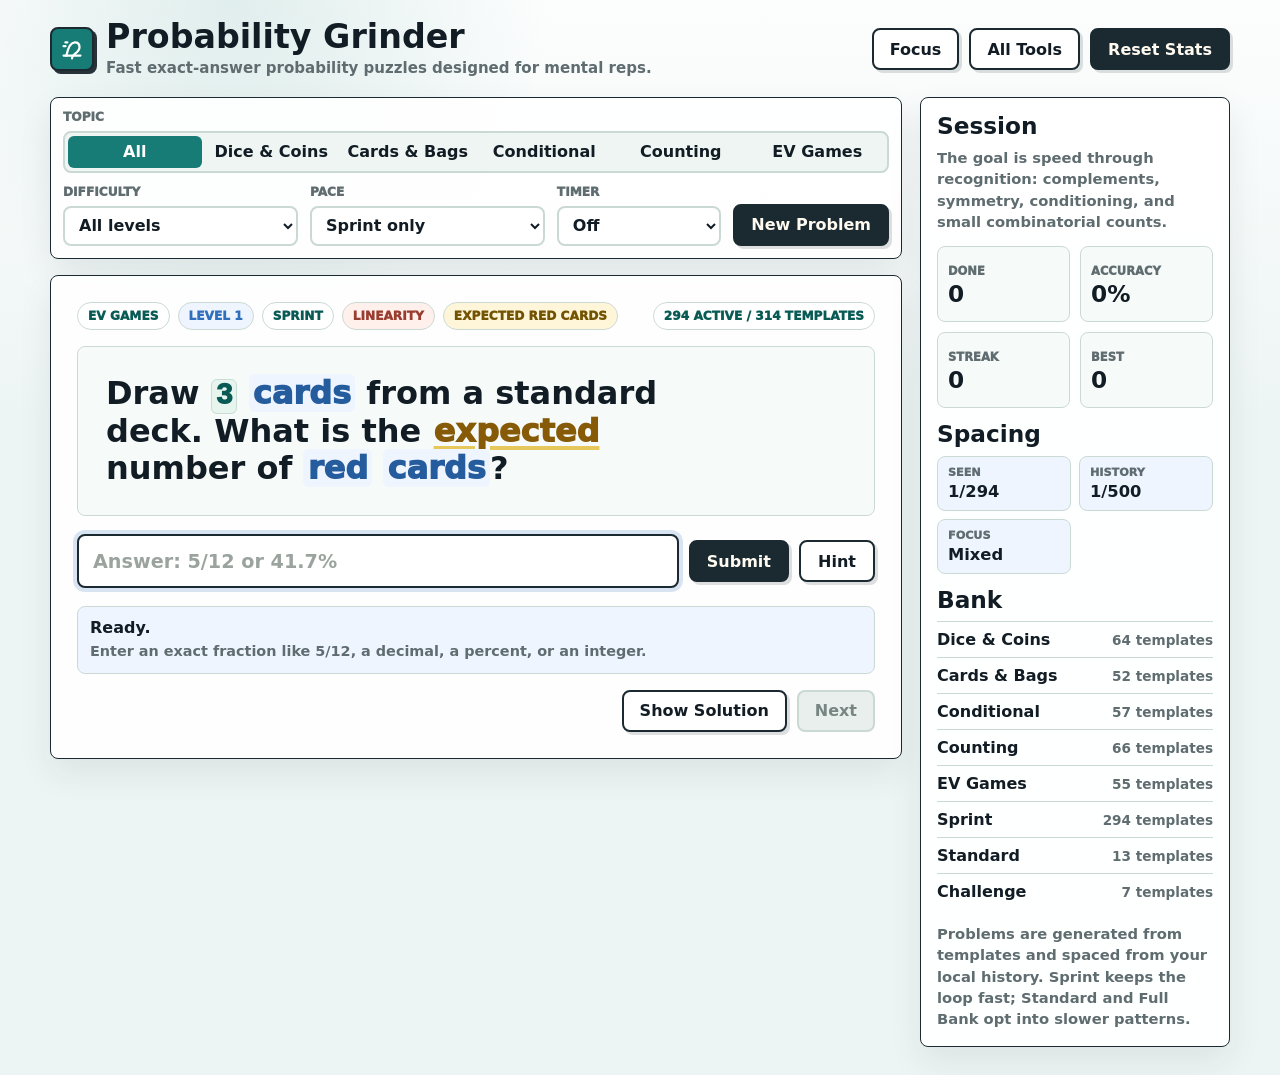
<file: probability-grinder/index.html>
<!DOCTYPE html>
<html lang="en">
<head>
  <meta charset="UTF-8">
  <meta name="viewport" content="width=device-width, initial-scale=1.0">
  <meta name="theme-color" content="#eef4f1">
  <meta name="description" content="A fast probability puzzle grinder with exact-answer mental math drills for dice, coins, cards, bags, Bayes, counting, and expected value.">
  <link rel="icon" href="/favicon.svg" type="image/svg+xml">
  <title>Probability Grinder</title>
  <style>
    :root {
      color-scheme: light;
      --paper: #edf5f4;
      --panel: #ffffff;
      --ink: #121c24;
      --muted: #5f6c70;
      --line: #cbd9d5;
      --line-strong: #1b2930;
      --teal: #177c76;
      --teal-dark: #095a55;
      --coral: #df5f4e;
      --gold: #e0a82e;
      --blue: #2f6fbb;
      --soft: #f6faf8;
      --green-soft: #e8f5ef;
      --blue-soft: #eef5ff;
      --gold-soft: #fff5d8;
      --red-soft: #fff0ec;
      --shadow: 0 14px 34px rgba(18, 28, 36, 0.08);
      --radius: 8px;
      --mono: ui-monospace, SFMono-Regular, Menlo, Consolas, "Liberation Mono", monospace;
    }

    * {
      box-sizing: border-box;
    }

    html {
      min-height: 100%;
      background: var(--paper);
    }

    body {
      min-height: 100vh;
      margin: 0;
      color: var(--ink);
      font-family: Inter, ui-sans-serif, system-ui, -apple-system, BlinkMacSystemFont, "Segoe UI", sans-serif;
      background:
        radial-gradient(circle at 18% 0, rgba(23, 124, 118, 0.12), transparent 320px),
        linear-gradient(180deg, rgba(255, 255, 255, 0.86), rgba(237, 245, 244, 0.96) 420px),
        var(--paper);
    }

    button,
    input,
    select {
      font: inherit;
    }

    button {
      cursor: pointer;
    }

    code {
      font-family: var(--mono);
      font-weight: 760;
    }

    .app {
      width: min(1180px, calc(100vw - 28px));
      min-height: 100vh;
      margin: 0 auto;
      padding: 20px 0 28px;
      display: grid;
      grid-template-rows: auto auto;
      align-content: start;
      gap: 18px;
    }

    .topbar {
      display: grid;
      grid-template-columns: minmax(220px, 1fr) auto;
      gap: 16px;
      align-items: center;
    }

    .brand {
      display: flex;
      align-items: center;
      gap: 12px;
      min-width: 0;
    }

    .mark {
      width: 44px;
      height: 44px;
      border: 2px solid var(--line-strong);
      border-radius: var(--radius);
      display: grid;
      place-items: center;
      background: var(--teal);
      box-shadow: 3px 3px 0 rgba(18, 28, 36, 0.9);
      flex: 0 0 auto;
    }

    .mark svg {
      width: 30px;
      height: 30px;
      stroke: white;
      stroke-width: 2.4;
      fill: none;
      stroke-linecap: round;
      stroke-linejoin: round;
    }

    h1,
    h2,
    h3,
    p {
      margin-top: 0;
    }

    h1 {
      margin-bottom: 0;
      font-size: clamp(1.55rem, 2.6vw, 2.35rem);
      line-height: 1;
      letter-spacing: 0;
    }

    .record {
      margin: 5px 0 0;
      color: var(--muted);
      font-size: 0.94rem;
      font-weight: 680;
      line-height: 1.35;
    }

    .actions {
      display: flex;
      gap: 10px;
      flex-wrap: wrap;
      justify-content: flex-end;
    }

    .button {
      min-height: 42px;
      border: 2px solid var(--line-strong);
      border-radius: var(--radius);
      padding: 0 16px;
      background: var(--line-strong);
      color: #fffaf0;
      box-shadow: 3px 3px 0 rgba(18, 28, 36, 0.14);
      font-weight: 850;
      text-decoration: none;
      display: inline-flex;
      align-items: center;
      justify-content: center;
      white-space: nowrap;
    }

    button.button:disabled {
      border-color: var(--line);
      background: #e8efed;
      color: #778682;
      box-shadow: none;
      cursor: not-allowed;
    }

    .button.secondary {
      background: var(--panel);
      color: var(--ink);
    }

    .focus-toggle[aria-pressed="true"] {
      background: var(--teal);
      color: white;
      border-color: var(--teal-dark);
    }

    .layout {
      display: grid;
      grid-template-columns: minmax(0, 1fr) 310px;
      gap: 18px;
      align-items: start;
      align-content: start;
    }

    .workspace {
      min-width: 0;
      display: grid;
      grid-template-rows: auto auto;
      gap: 16px;
      align-content: start;
    }

    .controls,
    .panel,
    .sidebar {
      border: 1px solid var(--line-strong);
      border-radius: var(--radius);
      background: rgba(255, 255, 255, 0.92);
      box-shadow: var(--shadow);
    }

    .controls {
      padding: 12px;
      display: grid;
      grid-template-columns: minmax(150px, 1fr) minmax(150px, 1fr) minmax(120px, 0.7fr) auto;
      gap: 12px;
      align-items: end;
    }

    body.focus-mode {
      background:
        linear-gradient(180deg, rgba(255, 255, 255, 0.92), rgba(237, 245, 244, 0.98) 380px),
        var(--paper);
    }

    body.focus-mode .app {
      width: min(900px, calc(100vw - 24px));
      padding-top: 16px;
      gap: 14px;
    }

    body.focus-mode .topbar {
      grid-template-columns: minmax(0, 1fr) auto;
    }

    body.focus-mode .mark {
      width: 38px;
      height: 38px;
      box-shadow: 2px 2px 0 rgba(18, 28, 36, 0.8);
    }

    body.focus-mode .mark svg {
      width: 26px;
      height: 26px;
    }

    body.focus-mode h1 {
      font-size: clamp(1.35rem, 2.2vw, 1.9rem);
    }

    body.focus-mode .record,
    body.focus-mode .focus-hide,
    body.focus-mode .controls,
    body.focus-mode .sidebar,
    body.focus-mode .status-row {
      display: none !important;
    }

    body.focus-mode .layout {
      grid-template-columns: 1fr;
    }

    body.focus-mode .workspace {
      gap: 0;
    }

    body.focus-mode .panel {
      border-color: var(--line);
      box-shadow: none;
      background: rgba(255, 255, 255, 0.66);
      padding: clamp(12px, 2.4vw, 22px);
    }

    body.focus-mode .problem-card {
      gap: 14px;
    }

    body.focus-mode .prompt {
      background: white;
      padding: clamp(20px, 4vw, 34px);
      font-size: clamp(1.55rem, 4vw, 2.36rem);
      line-height: 1.14;
    }

    .label {
      display: block;
      margin-bottom: 7px;
      color: var(--muted);
      font-size: 0.76rem;
      font-weight: 930;
      text-transform: uppercase;
    }

    .segmented {
      min-height: 40px;
      border: 2px solid var(--line);
      border-radius: var(--radius);
      padding: 3px;
      display: grid;
      grid-auto-flow: column;
      grid-auto-columns: 1fr;
      gap: 3px;
      background: #eef5f2;
    }

    .segmented button {
      min-width: 0;
      min-height: 32px;
      border: 0;
      border-radius: 6px;
      background: transparent;
      color: var(--ink);
      font-weight: 900;
      padding: 2px 6px;
      line-height: 1.1;
      white-space: normal;
    }

    .segmented button.active {
      background: var(--teal);
      color: white;
    }

    .topic-control {
      grid-column: 1 / -1;
    }

    .topic-control .segmented {
      grid-auto-flow: row;
      grid-template-columns: repeat(6, minmax(0, 1fr));
    }

    .select {
      width: 100%;
      min-height: 40px;
      border: 2px solid var(--line);
      border-radius: var(--radius);
      background: var(--panel);
      color: var(--ink);
      padding: 0 10px;
      font-weight: 850;
    }

    .panel {
      padding: clamp(16px, 3vw, 26px);
      display: grid;
      grid-template-rows: auto auto auto;
      gap: 16px;
      align-content: start;
      overflow: hidden;
    }

    .panel > .actions {
      align-items: center;
      justify-content: flex-end;
    }

    .status-row {
      display: grid;
      grid-template-columns: 1fr auto;
      gap: 14px;
      align-items: center;
    }

    .chips {
      display: flex;
      gap: 8px;
      flex-wrap: wrap;
      min-width: 0;
    }

    .chip {
      min-height: 28px;
      border: 1px solid var(--line);
      border-radius: 999px;
      padding: 3px 10px 2px;
      background: white;
      color: var(--teal-dark);
      font-size: 0.76rem;
      font-weight: 930;
      text-transform: uppercase;
      display: inline-flex;
      align-items: center;
    }

    .chip.blue {
      color: var(--blue);
      background: var(--blue-soft);
    }

    .chip.coral {
      color: #9a3d31;
      background: var(--red-soft);
    }

    .chip.gold {
      color: #725301;
      background: var(--gold-soft);
    }

    .problem-card {
      border: 0;
      border-radius: 0;
      background: transparent;
      padding: 0;
      display: grid;
      gap: 18px;
      align-content: start;
      min-width: 0;
    }

    .prompt {
      margin: 0;
      color: var(--ink);
      border: 1px solid var(--line);
      border-radius: var(--radius);
      background: var(--soft);
      padding: clamp(18px, 3vw, 28px);
      font-size: clamp(1.35rem, 2.5vw, 2.08rem);
      font-weight: 880;
      line-height: 1.16;
      text-wrap: balance;
      overflow-wrap: anywhere;
    }

    .prompt .q-math,
    .prompt .q-logic,
    .prompt .q-object {
      border-radius: 6px;
      box-decoration-break: clone;
      -webkit-box-decoration-break: clone;
      padding: 0 0.13em;
      white-space: normal;
    }

    .prompt .q-math {
      border: 1px solid #c9ddd6;
      background: var(--green-soft);
      color: var(--teal-dark);
      font-family: var(--mono);
      font-size: 0.9em;
      font-weight: 920;
      font-variant-numeric: tabular-nums;
    }

    .prompt .q-logic {
      padding: 0 0.04em;
      background: transparent;
      color: #865a06;
      font-weight: 930;
      text-decoration: underline;
      text-decoration-color: #e6c75c;
      text-decoration-thickness: 0.12em;
      text-underline-offset: 0.13em;
    }

    .prompt .q-object {
      background: #eef5ff;
      color: #245c9e;
      font-weight: 920;
    }

    .tempo-row {
      display: grid;
      grid-template-columns: repeat(3, minmax(0, 1fr));
      gap: 8px;
    }

    .tempo-pill {
      min-height: 44px;
      border: 1px solid var(--line);
      border-radius: var(--radius);
      background: var(--soft);
      padding: 7px 10px;
      display: grid;
      align-content: center;
      gap: 2px;
      min-width: 0;
    }

    .tempo-pill span {
      color: var(--muted);
      font-size: 0.68rem;
      font-weight: 930;
      line-height: 1;
      text-transform: uppercase;
    }

    .tempo-pill strong {
      color: var(--ink);
      font-size: 1rem;
      line-height: 1.05;
      font-variant-numeric: tabular-nums;
    }

    .tempo-pill.live strong {
      color: var(--teal-dark);
    }

    .tempo-pill.live.over-time {
      border-color: #e7b8ad;
      background: var(--red-soft);
    }

    .tempo-pill.live.over-time strong {
      color: #9a3d31;
    }

    .tempo-meter {
      height: 8px;
      border: 1px solid var(--line);
      border-radius: 999px;
      background: #eef5f2;
      overflow: hidden;
    }

    .tempo-meter span {
      display: block;
      width: 0;
      height: 100%;
      border-radius: inherit;
      background: var(--teal);
      transition: width 180ms ease, background-color 180ms ease;
    }

    .tempo-meter span.near {
      background: var(--gold);
    }

    .tempo-meter span.over {
      background: var(--coral);
    }

    .timer-hidden {
      display: none !important;
    }

    .answer-row {
      display: grid;
      grid-template-columns: minmax(0, 1fr) minmax(96px, auto) minmax(76px, auto);
      gap: 10px;
      align-items: center;
    }

    .answer {
      width: 100%;
      min-height: 54px;
      border: 2px solid var(--line-strong);
      border-radius: var(--radius);
      background: var(--panel);
      color: var(--ink);
      padding: 0 14px;
      font-size: 1.2rem;
      font-weight: 850;
    }

    .answer::placeholder {
      color: #9aa39d;
    }

    .answer.correct {
      border-color: var(--teal);
      background: var(--green-soft);
    }

    .answer.incorrect {
      border-color: var(--coral);
      background: var(--red-soft);
    }

    .feedback {
      min-height: 52px;
      border: 1px solid var(--line);
      border-radius: var(--radius);
      background: var(--green-soft);
      padding: 11px 12px;
      display: grid;
      gap: 4px;
      font-weight: 780;
    }

    .feedback.bad {
      background: var(--red-soft);
    }

    .feedback.neutral {
      background: var(--blue-soft);
    }

    .feedback span {
      color: var(--muted);
      font-size: 0.9rem;
      font-weight: 700;
      line-height: 1.35;
    }

    .feedback strong {
      color: var(--ink);
      font-weight: 860;
      line-height: 1.25;
    }

    .solution {
      display: none;
      border: 1px solid var(--line);
      border-left: 4px solid var(--teal);
      border-radius: var(--radius);
      background: var(--green-soft);
      padding: 12px 14px;
      color: #31403c;
      line-height: 1.48;
      font-weight: 720;
    }

    .solution.visible {
      display: block;
    }

    .solution strong {
      display: block;
      margin-bottom: 5px;
      color: var(--ink);
    }

    .sidebar {
      padding: 16px;
      display: grid;
      align-content: start;
      gap: 14px;
      min-width: 0;
    }

    .sidebar h2 {
      margin-bottom: 9px;
      font-size: 1.45rem;
      line-height: 1.05;
    }

    .stat-grid {
      display: grid;
      grid-template-columns: repeat(2, minmax(0, 1fr));
      gap: 10px;
    }

    .stat {
      min-height: 76px;
      border: 1px solid var(--line);
      border-radius: var(--radius);
      background: var(--soft);
      padding: 10px;
      display: grid;
      align-content: center;
      gap: 4px;
      min-width: 0;
    }

    .stat span {
      color: var(--muted);
      font-size: 0.72rem;
      font-weight: 930;
      text-transform: uppercase;
    }

    .stat strong {
      font-size: 1.45rem;
      line-height: 1;
    }

    .memory-grid {
      display: grid;
      grid-template-columns: repeat(2, minmax(0, 1fr));
      gap: 8px;
    }

    .memory-pill {
      border: 1px solid var(--line);
      border-radius: var(--radius);
      background: var(--blue-soft);
      padding: 9px 10px;
      display: grid;
      gap: 4px;
      min-width: 0;
    }

    .memory-pill span {
      color: var(--muted);
      font-size: 0.7rem;
      font-weight: 930;
      text-transform: uppercase;
    }

    .memory-pill strong {
      color: var(--ink);
      font-size: 1.02rem;
      line-height: 1.1;
      white-space: nowrap;
    }

    .bank-list {
      display: grid;
      gap: 0;
      border-top: 1px solid var(--line);
    }

    .bank-row {
      border-top: 1px solid var(--line);
      padding: 8px 0;
      display: grid;
      grid-template-columns: 1fr auto;
      gap: 10px;
      align-items: baseline;
      font-weight: 800;
    }

    .bank-row:first-child {
      border-top: 0;
    }

    .bank-row span {
      color: var(--muted);
      font-size: 0.85rem;
      font-weight: 760;
    }

    .note {
      margin: 0;
      color: var(--muted);
      font-size: 0.92rem;
      line-height: 1.45;
      font-weight: 680;
    }

    .kbd {
      display: inline-block;
      border: 1px solid var(--line);
      border-radius: 5px;
      background: white;
      padding: 0 5px;
      font-family: var(--mono);
      font-size: 0.86em;
      font-weight: 800;
    }

    .button:active,
    .segmented button:active {
      transform: translateY(1px);
    }

    button.button:disabled:active {
      transform: none;
    }

    .button:focus-visible,
    .segmented button:focus-visible,
    .answer:focus-visible,
    .select:focus-visible {
      outline: none;
      box-shadow: 0 0 0 4px rgba(47, 111, 187, 0.18);
    }

    @media (max-width: 980px) {
      .layout {
        grid-template-columns: 1fr;
      }

      .sidebar {
        grid-template-columns: 1fr;
      }
    }

    @media (max-width: 720px) {
      .app {
        width: min(100% - 14px, 1180px);
        padding-top: 16px;
        gap: 16px;
      }

      .topbar,
      .controls,
      .status-row,
      .answer-row {
        grid-template-columns: 1fr;
      }

      .brand {
        align-items: flex-start;
      }

      .mark {
        width: 46px;
        height: 46px;
      }

      .actions {
        display: grid;
        grid-template-columns: repeat(2, minmax(0, 1fr));
        justify-content: stretch;
      }

      body.focus-mode .topbar .actions {
        grid-template-columns: minmax(0, 1fr);
      }

      .button {
        width: 100%;
        padding-inline: 12px;
      }

      .topic-control .segmented {
        grid-template-columns: repeat(2, minmax(0, 1fr));
      }

      .panel {
        padding: 16px;
      }

      .chips {
        gap: 7px;
      }

      .prompt {
        padding: 17px;
        font-size: clamp(1.45rem, 6vw, 1.72rem);
      }

      .panel > .actions {
        grid-template-columns: minmax(0, 1fr) 80px;
      }
    }

    @media (max-width: 420px) {
      .record {
        font-size: 0.88rem;
      }

      .segmented button {
        min-height: 34px;
        padding-inline: 4px;
      }

      .answer {
        min-height: 52px;
      }

      .stat-grid,
      .memory-grid {
        gap: 8px;
      }
    }
  </style>
</head>
<body>
  <main class="app">
    <header class="topbar">
      <div class="brand">
        <div class="mark" aria-hidden="true">
          <svg viewBox="0 0 32 32">
            <path d="M7 23h18"></path>
            <path d="M10 23c2-9 5-14 9-14 3 0 5 2 5 5 0 6-8 7-8 12"></path>
            <path d="M9 9h2"></path>
            <path d="M7 13h2"></path>
          </svg>
        </div>
        <div>
          <h1>Probability Grinder</h1>
          <p class="record">Fast exact-answer probability puzzles designed for mental reps.</p>
        </div>
      </div>
      <div class="actions">
        <button class="button secondary focus-toggle" id="focusToggle" type="button" aria-pressed="false">Focus</button>
        <a class="button secondary focus-hide" href="../">All Tools</a>
        <button class="button focus-hide" id="resetStats" type="button">Reset Stats</button>
      </div>
    </header>

    <div class="layout">
      <section class="workspace" aria-label="Practice workspace">
        <div class="controls">
          <div class="topic-control">
            <span class="label">Topic</span>
            <div class="segmented" id="topicButtons">
              <button type="button" class="active" data-topic="all">All</button>
              <button type="button" data-topic="dice-coins">Dice & Coins</button>
              <button type="button" data-topic="cards-bags">Cards & Bags</button>
              <button type="button" data-topic="conditional">Conditional</button>
              <button type="button" data-topic="counting">Counting</button>
              <button type="button" data-topic="expected">EV Games</button>
            </div>
          </div>
          <div>
            <label class="label" for="difficultySelect">Difficulty</label>
            <select class="select" id="difficultySelect">
              <option value="all">All levels</option>
              <option value="1">Level 1: warmups</option>
              <option value="2">Level 2: core drills</option>
              <option value="3">Level 3: contest basics</option>
              <option value="4">Level 4: traps</option>
            </select>
          </div>
          <div>
            <label class="label" for="paceSelect">Pace</label>
            <select class="select" id="paceSelect">
              <option value="sprint">Sprint only</option>
              <option value="standard">Sprint + standard</option>
              <option value="all">Full bank</option>
            </select>
          </div>
          <div>
            <label class="label" for="timerSelect">Timer</label>
            <select class="select" id="timerSelect">
              <option value="off">Off</option>
              <option value="on">On</option>
            </select>
          </div>
          <button class="button" id="newProblem" type="button">New Problem</button>
        </div>

        <section class="panel" aria-live="polite">
          <div class="status-row">
            <div class="chips">
              <span class="chip" id="topicChip">Topic</span>
              <span class="chip blue" id="difficultyChip">Level</span>
              <span class="chip" id="paceChip">Pace</span>
              <span class="chip coral" id="patternChip">Pattern</span>
              <span class="chip gold" id="templateChip">Template</span>
            </div>
            <span class="chip" id="bankChip">0 templates</span>
          </div>

          <div class="problem-card">
            <p class="prompt" id="prompt">Loading...</p>
            <div class="tempo-row timer-ui" aria-label="Problem timing">
              <div class="tempo-pill">
                <span>Target</span>
                <strong id="targetTime">--</strong>
              </div>
              <div class="tempo-pill live">
                <span>Elapsed</span>
                <strong id="elapsedTime">0s</strong>
              </div>
              <div class="tempo-pill">
                <span>Last</span>
                <strong id="lastTimeInline">--</strong>
              </div>
            </div>
            <div class="tempo-meter timer-ui" aria-hidden="true">
              <span id="tempoMeterFill"></span>
            </div>
            <div class="answer-row">
              <input class="answer" id="answerInput" autocomplete="off" inputmode="text" placeholder="Answer: 5/12 or 41.7%">
              <button class="button" id="submitAnswer" type="button">Submit</button>
              <button class="button secondary" id="showHint" type="button">Hint</button>
            </div>
            <div class="feedback neutral" id="feedback">
              Type a fraction, decimal, percentage, or integer. Press <span class="kbd">Enter</span> to submit.
            </div>
          </div>

          <div class="actions">
            <button class="button secondary" id="showSolution" type="button">Show Solution</button>
            <button class="button" id="nextProblem" type="button">Next</button>
          </div>
          <div class="solution" id="solution"></div>
        </section>
      </section>

      <aside class="sidebar" aria-label="Practice stats and bank summary">
        <div>
          <h2>Session</h2>
          <p class="note">The goal is speed through recognition: complements, symmetry, conditioning, and small combinatorial counts.</p>
        </div>
        <div class="stat-grid">
          <div class="stat">
            <span>Done</span>
            <strong id="solvedStat">0</strong>
          </div>
          <div class="stat">
            <span>Accuracy</span>
            <strong id="accuracyStat">0%</strong>
          </div>
          <div class="stat">
            <span>Streak</span>
            <strong id="streakStat">0</strong>
          </div>
          <div class="stat">
            <span>Best</span>
            <strong id="bestStat">0</strong>
          </div>
          <div class="stat timer-ui">
            <span>Last</span>
            <strong id="lastTimeStat">--</strong>
          </div>
          <div class="stat timer-ui">
            <span>Avg Time</span>
            <strong id="avgTimeStat">--</strong>
          </div>
        </div>
        <div>
          <h2>Spacing</h2>
          <div class="memory-grid">
            <div class="memory-pill">
              <span>Seen</span>
              <strong id="seenStat">0/0</strong>
            </div>
            <div class="memory-pill">
              <span>History</span>
              <strong id="historyStat">0</strong>
            </div>
            <div class="memory-pill">
              <span>Focus</span>
              <strong id="focusStat">Mixed</strong>
            </div>
          </div>
        </div>
        <div>
          <h2>Bank</h2>
          <div class="bank-list" id="bankList"></div>
        </div>
        <p class="note">
          Problems are generated from templates and spaced from your local history. Sprint keeps the loop fast; Standard and Full Bank opt into slower patterns.
        </p>
      </aside>
    </div>
  </main>

  <script>
    const gcd = (a, b) => {
      a = Math.abs(Math.round(a));
      b = Math.abs(Math.round(b));
      while (b) [a, b] = [b, a % b];
      return a || 1;
    };

    const frac = (n, d = 1) => {
      if (d === 0) throw new Error("zero denominator");
      if (d < 0) [n, d] = [-n, -d];
      const g = gcd(n, d);
      return { n: Math.round(n / g), d: Math.round(d / g) };
    };

    const add = (a, b) => frac(a.n * b.d + b.n * a.d, a.d * b.d);
    const sub = (a, b) => frac(a.n * b.d - b.n * a.d, a.d * b.d);
    const mul = (a, b) => frac(a.n * b.n, a.d * b.d);
    const div = (a, b) => frac(a.n * b.d, a.d * b.n);
    const oneMinus = (a) => frac(a.d - a.n, a.d);
    const powFrac = (a, k) => frac(a.n ** k, a.d ** k);
    const val = (a) => a.n / a.d;

    const C = (n, k) => {
      if (k < 0 || k > n) return 0;
      k = Math.min(k, n - k);
      let out = 1;
      for (let i = 1; i <= k; i++) out = (out * (n - k + i)) / i;
      return Math.round(out);
    };

    const fib = (n) => {
      let a = 0, b = 1;
      for (let i = 0; i < n; i++) [a, b] = [b, a + b];
      return a;
    };

    const fact = (n) => {
      let out = 1;
      for (let i = 2; i <= n; i++) out *= i;
      return out;
    };

    const perm = (n, k) => {
      let out = 1;
      for (let i = 0; i < k; i++) out *= n - i;
      return out;
    };

    const randInt = (lo, hi) => lo + Math.floor(Math.random() * (hi - lo + 1));
    const pick = (xs) => xs[randInt(0, xs.length - 1)];
    const fmt = (f) => f.d === 1 ? String(f.n) : `${f.n}/${f.d}`;
    const pct = (f) => `${(100 * val(f)).toFixed(1).replace(/\\.0$/, "")}%`;
    const ord = (n) => `${n}${n % 10 === 1 && n !== 11 ? "st" : n % 10 === 2 && n !== 12 ? "nd" : n % 10 === 3 && n !== 13 ? "rd" : "th"}`;

    const parseAnswer = (raw) => {
      const s = raw.trim().toLowerCase().replace(/\s+/g, "");
      if (!s) return null;
      if (s.endsWith("%")) {
        const x = Number(s.slice(0, -1));
        return Number.isFinite(x) ? frac(Math.round(x * 1000000), 100000000) : null;
      }
      if (s.includes("/")) {
        const [a, b] = s.split("/");
        const n = Number(a), d = Number(b);
        return Number.isFinite(n) && Number.isFinite(d) && d !== 0 ? frac(n, d) : null;
      }
      const x = Number(s);
      if (!Number.isFinite(x)) return null;
      if (Number.isInteger(x)) return frac(x, 1);
      return frac(Math.round(x * 1000000), 1000000);
    };

    const equivalent = (a, b) => Math.abs(val(a) - val(b)) < 0.0008;
    const dieSumWays = (s) => s < 2 || s > 12 ? 0 : 6 - Math.abs(7 - s);
    const sumRangeWays = (lo, hi) => {
      let total = 0;
      for (let s = lo; s <= hi; s++) total += dieSumWays(s);
      return total;
    };

    const inferPattern = (id, title, topic) => {
      const key = `${id} ${title}`.toLowerCase();
      if (topic === "expected") {
        if (/break|fair|ticket|price|payout|net|cost|pay/.test(key)) return "ev";
        if (/ruin|walk|hit|boundary/.test(key)) return "walks";
        return "linearity";
      }
      if (/bayes|base-rate|false-positive|test/.test(key)) return "bayes";
      if (/given|conditional|update|posterior/.test(key)) return "conditioning";
      if (/at-least|at-most|no-|none|not|include|missing|complement/.test(key)) return "complement";
      if (/majority|symmetry|before|first-equals|same color|same suit|same rank|even number/.test(key)) return "symmetry";
      if (/first|until|wait|geometric/.test(key)) return "geometric";
      if (/box|boxes|occupancy|empty|surjection|onto/.test(key)) return "occupancy";
      if (topic === "dice-coins" && /coin|heads|tails|flip/.test(key)) return "binomial";
      if (topic === "dice-coins" && /die|dice|sum|doubles|max|min|roll|product/.test(key)) return "dice-table";
      if (topic === "counting") return "counting";
      return "counting";
    };

    const normalizeTemplateMeta = (title, topic, patternOrMeta) => {
      const meta = typeof patternOrMeta === "string"
        ? { pattern: patternOrMeta }
        : (patternOrMeta || {});
      const pattern = meta.pattern || inferPattern("", title, topic);
      return {
        pattern,
        skill: meta.skill || title,
        estimatedSeconds: meta.estimatedSeconds || (pattern === "bayes" || pattern === "linearity" ? 35 : 25),
        pace: meta.pace || "sprint",
        trapType: meta.trapType || "",
        prerequisite: meta.prerequisite || ""
      };
    };

    const make = (id, title, topic, difficulty, generate, patternOrMeta = null) => ({
      id,
      title,
      topic,
      difficulty,
      ...normalizeTemplateMeta(title, topic, patternOrMeta || { pattern: inferPattern(id, title, topic) }),
      generate
    });

    const problemFamily = ({ familyId, defaults = {}, variants }) => variants.map((variant) => {
      const topic = variant.topic || defaults.topic;
      const title = variant.title || defaults.title;
      return make(
        `${familyId}-${variant.id}`,
        title,
        topic,
        variant.difficulty || defaults.difficulty,
        variant.generate,
        {
          pattern: variant.pattern || defaults.pattern,
          skill: variant.skill || defaults.skill || title,
          estimatedSeconds: variant.estimatedSeconds || defaults.estimatedSeconds,
          pace: variant.pace || defaults.pace,
          trapType: variant.trapType || defaults.trapType || "",
          prerequisite: variant.prerequisite || defaults.prerequisite || ""
        }
      );
    });

    const templates = [
      make("coin-exact-heads", "Exactly k Heads", "dice-coins", 1, () => {
        const n = randInt(3, 8), k = randInt(0, n);
        const answer = frac(C(n, k), 2 ** n);
        return {
          prompt: `Flip ${n} fair coins. What is the probability of getting exactly ${k} heads?`,
          answer,
          hint: "Use the binomial count: choose which flips are heads.",
          solution: `There are 2^${n} equally likely strings and C(${n}, ${k}) = ${C(n, k)} with exactly ${k} heads, so the probability is ${fmt(answer)}.`,
          mental: "Pascal triangle over powers of 2."
        };
      }),
      make("coin-at-least-heads", "At Least k Heads", "dice-coins", 2, () => {
        const n = randInt(4, 8), k = randInt(Math.ceil(n / 2), n);
        let ways = 0;
        for (let i = k; i <= n; i++) ways += C(n, i);
        const answer = frac(ways, 2 ** n);
        return {
          prompt: `Flip ${n} fair coins. What is the probability of getting at least ${k} heads?`,
          answer,
          hint: "Add the binomial row entries from k through n.",
          solution: `Favorable strings: ${Array.from({ length: n - k + 1 }, (_, j) => `C(${n}, ${k + j})`).join(" + ")} = ${ways}. Total strings: 2^${n} = ${2 ** n}. Probability: ${fmt(answer)}.`,
          mental: "Use Pascal row tails."
        };
      }),
      make("coin-majority", "Coin Majority", "dice-coins", 1, () => {
        const n = pick([3, 5, 7, 9]);
        const answer = frac(1, 2);
        return {
          prompt: `Flip ${n} fair coins. What is the probability that heads are the majority?`,
          answer,
          hint: "For an odd number of fair flips, ties are impossible.",
          solution: `By symmetry, heads-majority and tails-majority are equally likely. Since ${n} is odd, there is no tie, so each has probability ${fmt(answer)}.`,
          mental: "Symmetry beats arithmetic."
        };
      }),
      make("coin-more-heads-even", "More Heads Than Tails", "dice-coins", 3, () => {
        const n = pick([4, 6, 8]);
        const tie = frac(C(n, n / 2), 2 ** n);
        const answer = div(oneMinus(tie), frac(2, 1));
        return {
          prompt: `Flip ${n} fair coins. What is the probability that heads outnumber tails?`,
          answer,
          hint: "Symmetry, but remove the tie cases first.",
          solution: `The tie probability is C(${n}, ${n / 2})/2^${n} = ${fmt(tie)}. The remaining probability splits equally between heads-majority and tails-majority, so the answer is ${fmt(answer)}.`,
          mental: "Even flips: subtract ties, then halve."
        };
      }),
      make("coin-first-head", "First Head", "dice-coins", 1, () => {
        const k = randInt(1, 8);
        const answer = frac(1, 2 ** k);
        return {
          prompt: `Flip a fair coin until the first head appears. What is the probability it happens on flip ${k}?`,
          answer,
          hint: "You need tails before it, then one head.",
          solution: `The required sequence is ${"T".repeat(k - 1)}H, which has probability (1/2)^${k} = ${fmt(answer)}.`,
          mental: "Exact geometric pattern."
        };
      }),
      make("coin-no-adjacent-heads", "No Consecutive Heads", "dice-coins", 3, () => {
        const n = randInt(4, 8);
        const good = fib(n + 2);
        const answer = frac(good, 2 ** n);
        return {
          prompt: `Flip ${n} fair coins. What is the probability there are no two heads in a row?`,
          answer,
          hint: "Valid H/T strings with no adjacent heads follow Fibonacci numbers.",
          solution: `The number of valid strings is F(${n + 2}) = ${good}. There are 2^${n} = ${2 ** n} total strings, so the probability is ${fmt(answer)}.`,
          mental: "Fibonacci count over powers of 2."
        };
      }),
      make("coin-at-least-one-hh", "At Least One HH", "dice-coins", 3, () => {
        const n = randInt(4, 8);
        const noHH = frac(fib(n + 2), 2 ** n);
        const answer = oneMinus(noHH);
        return {
          prompt: `Flip ${n} fair coins. What is the probability that HH appears somewhere?`,
          answer,
          hint: "Use the complement: no consecutive heads.",
          solution: `No-HH strings: F(${n + 2}) = ${fib(n + 2)} out of ${2 ** n}. So the probability of at least one HH is 1 - ${fmt(noHH)} = ${fmt(answer)}.`,
          mental: "Complement of Fibonacci count."
        };
      }),
      make("coin-all-same", "All Coins Same", "dice-coins", 1, () => {
        const n = randInt(3, 8);
        const answer = frac(2, 2 ** n);
        return {
          prompt: `Flip ${n} fair coins. What is the probability all flips are the same?`,
          answer,
          hint: "Only all heads and all tails work.",
          solution: `There are 2 favorable strings, H...H and T...T, out of 2^${n}. Probability: ${fmt(answer)}.`,
          mental: "Two outcomes, not one."
        };
      }),
      make("coin-one-different", "Exactly One Different", "dice-coins", 2, () => {
        const n = randInt(3, 8);
        const answer = frac(2 * n, 2 ** n);
        return {
          prompt: `Flip ${n} fair coins. What is the probability exactly one coin differs from all the others?`,
          answer,
          hint: "Choose the odd-position coin and choose the majority face.",
          solution: `Choose the one different flip in ${n} ways, and choose whether the majority is H or T in 2 ways. Favorable strings: ${2 * n}; total: ${2 ** n}. Probability: ${fmt(answer)}.`,
          mental: "Odd one out: 2n strings."
        };
      }),
      make("die-first-six", "First Six", "dice-coins", 2, () => {
        const k = randInt(1, 3);
        const answer = mul(powFrac(frac(5, 6), k - 1), frac(1, 6));
        return {
          prompt: `Roll a die until the first 6 appears. What is the probability it happens on roll ${k}?`,
          answer,
          hint: "Fail k-1 times, then succeed.",
          solution: `The first ${k - 1} rolls must not be 6, then roll ${k} must be 6: (5/6)^${k - 1} * (1/6) = ${fmt(answer)}.`,
          mental: "Geometric waiting time."
        };
      }),
      make("dice-sum-exact", "Two Dice Sum", "dice-coins", 1, () => {
        const s = randInt(2, 12);
        const ways = dieSumWays(s);
        const answer = frac(ways, 36);
        return {
          prompt: `Roll two fair dice. What is the probability their sum is ${s}?`,
          answer,
          hint: "The sum counts rise to 7, then fall symmetrically.",
          solution: `Sum ${s} has ${ways} ordered outcomes out of 36, so the probability is ${fmt(answer)}.`,
          mental: "1,2,3,4,5,6,5,4,3,2,1."
        };
      }),
      make("dice-sum-at-least", "Two Dice At Least", "dice-coins", 2, () => {
        const s = randInt(5, 11);
        const ways = sumRangeWays(s, 12);
        const answer = frac(ways, 36);
        return {
          prompt: `Roll two fair dice. What is the probability their sum is at least ${s}?`,
          answer,
          hint: "Add the upper tail of the two-dice sum table.",
          solution: `The sums ${s} through 12 have ${ways} ordered outcomes total. Out of 36 outcomes, the probability is ${fmt(answer)}.`,
          mental: "Upper triangle count."
        };
      }),
      make("dice-sum-even", "Even Dice Sum", "dice-coins", 1, () => {
        const answer = frac(1, 2);
        return {
          prompt: "Roll two fair dice. What is the probability their sum is even?",
          answer,
          hint: "The sum is even when the dice have the same parity.",
          solution: `Both odd has probability 1/4 and both even has probability 1/4. Total: ${fmt(answer)}.`,
          mental: "Same parity."
        };
      }),
      make("dice-doubles", "Doubles", "dice-coins", 1, () => ({
        prompt: "Roll two fair dice. What is the probability of doubles?",
        answer: frac(1, 6),
        hint: "After the first die, the second die has one matching face.",
        solution: "The first die is free. The second must match it, which has probability 1/6.",
        mental: "Condition on the first die."
      })),
      make("dice-no-doubles-n", "No Doubles Repeated", "dice-coins", 2, () => {
        const n = randInt(2, 3);
        const answer = powFrac(frac(5, 6), n);
        return {
          prompt: `Roll a pair of dice ${n} times. What is the probability you never roll doubles?`,
          answer,
          hint: "One pair-roll avoids doubles with probability 5/6.",
          solution: `Each pair-roll has probability 5/6 of not being doubles. Across ${n} independent rolls: (5/6)^${n} = ${fmt(answer)}.`,
          mental: "Repeat the complement."
        };
      }),
      make("dice-max-exact", "Maximum Exactly m", "dice-coins", 2, () => {
        const n = randInt(2, 3), m = randInt(2, 6);
        const answer = sub(powFrac(frac(m, 6), n), powFrac(frac(m - 1, 6), n));
        return {
          prompt: `Roll ${n} fair dice. What is the probability the maximum roll is exactly ${m}?`,
          answer,
          hint: "At most m, minus at most m-1.",
          solution: `P(max = ${m}) = (${m}/6)^${n} - (${m - 1}/6)^${n} = ${fmt(answer)}.`,
          mental: "Cumulative difference."
        };
      }),
      make("dice-min-exact", "Minimum Exactly m", "dice-coins", 2, () => {
        const n = randInt(2, 3), m = randInt(1, 5);
        const answer = sub(powFrac(frac(7 - m, 6), n), powFrac(frac(6 - m, 6), n));
        return {
          prompt: `Roll ${n} fair dice. What is the probability the minimum roll is exactly ${m}?`,
          answer,
          hint: "At least m, minus at least m+1.",
          solution: `P(min = ${m}) = ((${7 - m})/6)^${n} - ((${6 - m})/6)^${n} = ${fmt(answer)}.`,
          mental: "Cumulative difference from below."
        };
      }),
      make("dice-all-different", "All Dice Different", "dice-coins", 2, () => {
        const n = randInt(3, 5);
        let good = 1;
        for (let i = 0; i < n; i++) good *= 6 - i;
        const answer = frac(good, 6 ** n);
        return {
          prompt: `Roll ${n} fair dice. What is the probability all results are different?`,
          answer,
          hint: "First die free, then avoid previous faces.",
          solution: `Favorable ordered rolls: ${Array.from({ length: n }, (_, i) => 6 - i).join(" * ")} = ${good}. Total: 6^${n} = ${6 ** n}. Probability: ${fmt(answer)}.`,
          mental: "Birthday-style complement."
        };
      }),
      make("dice-exactly-one-pair-three", "Exactly One Pair", "dice-coins", 2, () => ({
        prompt: "Roll three fair dice. What is the probability of exactly one pair?",
        answer: frac(5, 12),
        hint: "Choose the pair value, pair positions, and the odd value.",
        solution: "Favorable rolls: 6 choices for pair value, C(3,2)=3 choices for pair positions, and 5 choices for the odd die: 90. Total: 216. Probability: 90/216 = 5/12.",
        mental: "Exclude triples by choosing the odd value from the other 5 faces."
      })),
      make("dice-product-odd", "Odd Product", "dice-coins", 1, () => {
        const n = randInt(2, 5);
        const answer = frac(1, 2 ** n);
        return {
          prompt: `Roll ${n} dice. What is the probability the product of all rolls is odd?`,
          answer,
          hint: "The product is odd only if every roll is odd.",
          solution: `Each die is odd with probability 1/2. All ${n} dice must be odd, so the probability is (1/2)^${n} = ${fmt(answer)}.`,
          mental: "All factors odd."
        };
      }),

      make("cards-same-suit", "Same Suit", "cards-bags", 1, () => ({
        prompt: "Draw 2 cards from a standard deck without replacement. What is the probability they have the same suit?",
        answer: frac(4, 17),
        hint: "After the first card, 12 of the remaining 51 match its suit.",
        solution: "The first card is arbitrary. The second has 12 matching-suit cards among 51 remaining, so the probability is 12/51 = 4/17.",
        mental: "Condition on the first card."
      })),
      make("cards-same-color", "Same Color", "cards-bags", 1, () => ({
        prompt: "Draw 2 cards from a standard deck without replacement. What is the probability they have the same color?",
        answer: frac(25, 51),
        hint: "After the first card, 25 cards of that color remain.",
        solution: "The first card fixes the color. Of the 51 remaining cards, 25 match that color, so the probability is 25/51.",
        mental: "Not exactly 1/2 because one card was removed."
      })),
      make("cards-red-black", "One Red One Black", "cards-bags", 1, () => ({
        prompt: "Draw 2 cards from a standard deck without replacement. What is the probability one is red and one is black?",
        answer: frac(26, 51),
        hint: "Use the complement of same color, or count red-black and black-red.",
        solution: "P(red then black or black then red) = 2 * (26/52) * (26/51) = 26/51.",
        mental: "Two orders."
      })),
      make("cards-pair", "Two-Card Pair", "cards-bags", 1, () => ({
        prompt: "Draw 2 cards from a standard deck without replacement. What is the probability the two cards have the same rank?",
        answer: frac(1, 17),
        hint: "After the first card, 3 cards match its rank.",
        solution: "The first card is arbitrary. The second card must be one of the 3 remaining cards of that rank among 51 cards, so the probability is 3/51 = 1/17.",
        mental: "Same rank, not same suit."
      })),
      make("cards-at-least-one-ace", "At Least One Ace", "cards-bags", 2, () => {
        const k = 2;
        const answer = oneMinus(frac(C(48, k), C(52, k)));
        return {
          prompt: `Draw ${k} cards from a standard deck without replacement. What is the probability of at least one ace?`,
          answer,
          hint: "Use the complement: no aces.",
          solution: `P(at least one ace) = 1 - C(48, ${k})/C(52, ${k}) = ${fmt(answer)}.`,
          mental: "No-ace complement."
        };
      }),
      make("cards-exactly-one-rank", "Exactly One Rank", "cards-bags", 2, () => {
        const rank = pick(["ace", "king", "queen", "jack", "ten"]);
        const k = 2;
        const answer = frac(4 * C(48, k - 1), C(52, k));
        return {
          prompt: `Draw ${k} cards from a standard deck without replacement. What is the probability of drawing exactly one ${rank}?`,
          answer,
          hint: "Choose 1 of the 4 target-rank cards, then the rest are non-targets.",
          solution: `Favorable hands: C(4,1)C(48,${k - 1}). Total hands: C(52,${k}). Probability: ${fmt(answer)}.`,
          mental: "Hypergeometric split."
        };
      }),
      make("cards-at-least-one-heart", "At Least One Heart", "cards-bags", 2, () => {
        const k = 2;
        const answer = oneMinus(frac(C(39, k), C(52, k)));
        return {
          prompt: `Draw ${k} cards from a standard deck without replacement. What is the probability of at least one heart?`,
          answer,
          hint: "Use the complement: all cards are non-hearts.",
          solution: `There are 39 non-hearts. P(at least one heart) = 1 - C(39,${k})/C(52,${k}) = ${fmt(answer)}.`,
          mental: "Complement avoids many cases."
        };
      }),
      make("cards-top-two-ace", "Top Two Include Ace", "cards-bags", 2, () => {
        const answer = oneMinus(mul(frac(48, 52), frac(47, 51)));
        return {
          prompt: "Shuffle a standard deck. What is the probability the top two cards include at least one ace?",
          answer,
          hint: "Use the complement: neither top card is an ace.",
          solution: `P(no ace in top two) = (48/52)(47/51). So the desired probability is ${fmt(answer)}.`,
          mental: "Complement over first two positions."
        };
      }),
      make("cards-replacement-same-rank", "Same Rank With Replacement", "cards-bags", 1, () => ({
        prompt: "Draw a card, replace it, reshuffle, then draw again. What is the probability the two cards have the same rank?",
        answer: frac(1, 13),
        hint: "The second card must match the first card's rank.",
        solution: "With replacement, after the first card there are 4 cards of its rank out of 52, so the probability is 4/52 = 1/13.",
        mental: "Replacement changes 1/17 to 1/13."
      })),
      make("bag-exactly-red-no-replace", "Exactly r Red", "cards-bags", 2, () => {
        const [R, B] = pick([[3, 3], [3, 5], [4, 4], [4, 6], [5, 5], [6, 4], [5, 7]]);
        const n = randInt(2, 3);
        const r = randInt(Math.max(0, n - B), Math.min(n, R));
        const answer = frac(C(R, r) * C(B, n - r), C(R + B, n));
        return {
          prompt: `A bag has ${R} red and ${B} blue balls. Draw ${n} without replacement. What is the probability of exactly ${r} red?`,
          answer,
          hint: "Choose the red balls and blue balls separately.",
          solution: `Favorable draws: C(${R},${r})C(${B},${n - r}). Total draws: C(${R + B},${n}). Probability: ${fmt(answer)}.`,
          mental: "Hypergeometric count."
        };
      }),
      make("bag-at-least-one-red-no-replace", "At Least One Red", "cards-bags", 1, () => {
        const [R, B] = pick([[2, 4], [3, 3], [3, 5], [4, 4], [4, 6], [5, 5]]);
        const n = randInt(2, 3);
        const answer = oneMinus(frac(C(B, n), C(R + B, n)));
        return {
          prompt: `A bag has ${R} red and ${B} blue balls. Draw ${n} without replacement. What is the probability of at least one red?`,
          answer,
          hint: "Use the complement: all drawn balls are blue.",
          solution: `P(no red) = C(${B},${n})/C(${R + B},${n}). So the answer is 1 - that = ${fmt(answer)}.`,
          mental: "No-red complement."
        };
      }),
      make("bag-two-different", "Two Different Colors", "cards-bags", 1, () => {
        const R = randInt(3, 10), B = randInt(3, 10);
        const answer = frac(2 * R * B, (R + B) * (R + B - 1));
        return {
          prompt: `A bag has ${R} red and ${B} blue balls. Draw 2 without replacement. What is the probability the colors are different?`,
          answer,
          hint: "Count red-then-blue and blue-then-red.",
          solution: `P(different) = 2RB / [(${R + B})(${R + B - 1})] = ${fmt(answer)}.`,
          mental: "Two ordered color patterns."
        };
      }),
      make("bag-with-replace-exact", "Binomial Bag Draws", "cards-bags", 2, () => {
        const pairs = [[1, 1], [1, 2], [2, 1], [1, 3], [3, 1]];
        const [R, B] = pick(pairs);
        const n = randInt(3, 4), r = randInt(1, n - 1);
        const p = frac(R, R + B), q = frac(B, R + B);
        const answer = mul(frac(C(n, r), 1), mul(powFrac(p, r), powFrac(q, n - r)));
        return {
          prompt: `A bag has ${R} red and ${B} blue balls. Draw ${n} times with replacement. What is the probability of exactly ${r} red draws?`,
          answer,
          hint: "This is binomial because the ball is replaced each time.",
          solution: `C(${n},${r})(${R}/${R + B})^${r}(${B}/${R + B})^${n - r} = ${fmt(answer)}.`,
          mental: "Binomial coefficient times powers."
        };
      }),
      make("bag-first-red-with-replace", "First Red With Replacement", "cards-bags", 1, () => {
        const [R, B] = pick([[1, 1], [1, 2], [2, 1], [1, 3], [3, 1]]);
        const k = randInt(1, 4);
        const answer = mul(powFrac(frac(B, R + B), k - 1), frac(R, R + B));
        return {
          prompt: `A bag has ${R} red and ${B} blue balls. You draw with replacement until the first red. What is the probability it happens on draw ${k}?`,
          answer,
          hint: "Blue before it, then red.",
          solution: `The first ${k - 1} draws must be blue, then draw ${k} red: (${B}/${R + B})^${k - 1}(${R}/${R + B}) = ${fmt(answer)}.`,
          mental: "Geometric pattern."
        };
      }),
      make("bag-second-red-given-blue", "Update the Bag", "conditional", 1, () => {
        const R = randInt(2, 9), B = randInt(2, 9);
        const answer = frac(R, R + B - 1);
        return {
          prompt: `A bag has ${R} red and ${B} blue balls. One blue ball is drawn and not replaced. What is the probability the next draw is red?`,
          answer,
          hint: "Use the new bag contents after the blue ball is removed.",
          solution: `After one blue is removed, the bag has ${R} red and ${B - 1} blue, ${R + B - 1} total. Probability of red: ${fmt(answer)}.`,
          mental: "Condition means update the state."
        };
      }),
      make("bag-both-red-given-at-least-one", "Both Given At Least One", "conditional", 3, () => {
        const R = randInt(3, 8), B = randInt(3, 8);
        const both = frac(R * (R - 1), (R + B) * (R + B - 1));
        const none = frac(B * (B - 1), (R + B) * (R + B - 1));
        const answer = div(both, oneMinus(none));
        return {
          prompt: `A bag has ${R} red and ${B} blue balls. Draw 2 without replacement. Given that at least one is red, what is the probability both are red?`,
          answer,
          hint: "Use P(both red) divided by P(at least one red).",
          solution: `P(both red) = ${fmt(both)}. P(at least one red) = 1 - P(both blue) = 1 - ${fmt(none)}. Conditional probability: ${fmt(answer)}.`,
          mental: "At least one is not the same as first one."
        };
      }),
      make("bag-red-before-blue", "Red Before Blue", "conditional", 3, () => {
        const R = randInt(2, 8), B = randInt(2, 8), N = randInt(1, 8);
        const answer = frac(R, R + B);
        return {
          prompt: `A bag has ${R} red, ${B} blue, and ${N} white balls. Draw without replacement until you see a red or blue ball. What is the probability red appears before blue?`,
          answer,
          hint: "Ignore the white balls; among red and blue balls, which color appears first?",
          solution: `White balls only delay the race. Among the ${R + B} red/blue balls, the first one is red with probability ${R}/(${R}+${B}) = ${fmt(answer)}.`,
          mental: "Neutral outcomes do not change the race."
        };
      }),

      make("bayes-medical", "Base Rate Test", "conditional", 3, () => {
        const [prevalence, sensitivity, falsePositive] = pick([
          [10, 90, 10],
          [10, 80, 20],
          [5, 90, 5],
          [10, 95, 5],
          [5, 80, 20],
          [1, 90, 10]
        ]);
        const tp = prevalence * sensitivity;
        const fp = (100 - prevalence) * falsePositive;
        const answer = frac(tp, tp + fp);
        return {
          prompt: `A condition affects ${prevalence}% of people. A test is positive for ${sensitivity}% of affected people and falsely positive for ${falsePositive}% of unaffected people. If someone tests positive, what is the probability they have the condition?`,
          answer,
          hint: "Imagine 10,000 people and count true positives and false positives.",
          solution: `Per 10,000 people: true positives are ${prevalence} * ${sensitivity} = ${tp} units; false positives are ${100 - prevalence} * ${falsePositive} = ${fp} units. Among positives, the affected fraction is ${tp}/(${tp}+${fp}) = ${fmt(answer)}.`,
          mental: "Natural frequencies beat formula memorization."
        };
      }),
      make("conditional-dice-at-least-one", "Given One Die Is", "conditional", 2, () => {
        const face = randInt(1, 6);
        const targetSum = face + randInt(2, 6);
        const totalGiven = 11;
        let favorable = 0;
        for (let a = 1; a <= 6; a++) {
          for (let b = 1; b <= 6; b++) {
            if ((a === face || b === face) && a + b === targetSum) favorable++;
          }
        }
        const answer = frac(favorable, totalGiven);
        return {
          prompt: `Roll two dice. Given that at least one die shows ${face}, what is the probability the sum is ${targetSum}?`,
          answer,
          hint: `There are 11 ordered outcomes where at least one die is ${face}.`,
          solution: `Conditioned sample space: 6 outcomes with first die ${face}, plus 6 with second die ${face}, minus the double-counted (${face},${face}) = 11. Favorable outcomes with sum ${targetSum}: ${favorable}. Probability: ${fmt(answer)}.`,
          mental: "At least one face gives 11 ordered outcomes."
        };
      }),
      make("conditional-even-sum", "Given Sum Is Even", "conditional", 2, () => {
        const answer = frac(1, 2);
        return {
          prompt: "Roll two dice. Given that the sum is even, what is the probability both dice are odd?",
          answer,
          hint: "Even sum means same parity.",
          solution: "Even sum occurs when both dice are odd or both are even. These cases have equal probability, so the conditional probability both are odd is 1/2.",
          mental: "Same parity splits evenly."
        };
      }),
      make("conditional-coin-at-least-one-head", "Both Heads Given A Head", "conditional", 2, () => ({
        prompt: "Flip two fair coins. Given that at least one is heads, what is the probability both are heads?",
        answer: frac(1, 3),
        hint: "The possible outcomes are HH, HT, TH.",
        solution: "Given at least one head, the sample space is HH, HT, TH. Only HH has both heads, so the probability is 1/3.",
        mental: "At least one is not first one."
      })),
      make("conditional-exact-heads-given-some", "Exact Heads Given Some", "conditional", 2, () => {
        const n = randInt(3, 8), k = randInt(1, n);
        const answer = frac(C(n, k), 2 ** n - 1);
        return {
          prompt: `Flip ${n} fair coins. Given that at least one head occurred, what is the probability of exactly ${k} heads?`,
          answer,
          hint: "Remove only the all-tails string from the sample space.",
          solution: `The condition leaves ${2 ** n - 1} possible non-all-tail strings. Exactly ${k} heads occurs in C(${n},${k}) = ${C(n, k)} strings. Probability: ${fmt(answer)}.`,
          mental: "Condition changes the denominator to 2^n - 1."
        };
      }),
      make("conditional-exact-heads-first-head", "Exact Heads Given First", "conditional", 2, () => {
        const n = randInt(3, 8), k = randInt(1, n);
        const answer = frac(C(n - 1, k - 1), 2 ** (n - 1));
        return {
          prompt: `Flip ${n} fair coins. Given that the first flip is heads, what is the probability of exactly ${k} heads total?`,
          answer,
          hint: "The first head is fixed; count the remaining flips.",
          solution: `Choose the other ${k - 1} heads among the remaining ${n - 1} flips: C(${n - 1},${k - 1}) = ${C(n - 1, k - 1)}. Total conditioned strings: 2^${n - 1}. Probability: ${fmt(answer)}.`,
          mental: "First is fixed, not merely guaranteed somewhere."
        };
      }),
      make("conditional-dice-given-sum", "One Face Given Sum", "conditional", 2, () => {
        const s = randInt(4, 10);
        const feasible = [];
        for (let a = 1; a <= 6; a++) {
          const b = s - a;
          if (b >= 1 && b <= 6) feasible.push(a);
        }
        const a = pick(feasible);
        const favorable = s === 2 * a ? 1 : 2;
        const total = dieSumWays(s);
        const answer = frac(favorable, total);
        return {
          prompt: `Roll two dice. Given that their sum is ${s}, what is the probability at least one die shows ${a}?`,
          answer,
          hint: `There are ${total} ordered pairs with sum ${s}.`,
          solution: `With sum ${s}, there are ${total} ordered outcomes. Outcomes with a ${a}: ${favorable}. Conditional probability: ${fmt(answer)}.`,
          mental: "Condition on the diagonal sum table."
        };
      }),
      make("choose-box-bayes", "Which Box?", "conditional", 3, () => {
        const boxes = [
          { a: [2, 1], b: [1, 2] },
          { a: [3, 1], b: [1, 3] },
          { a: [2, 3], b: [4, 1] },
          { a: [5, 5], b: [2, 8] }
        ];
        const { a, b } = pick(boxes);
        const pa = frac(1, 2);
        const likeA = frac(a[0], a[0] + a[1]);
        const likeB = frac(b[0], b[0] + b[1]);
        const answer = div(mul(pa, likeA), add(mul(pa, likeA), mul(pa, likeB)));
        return {
          prompt: `Box A has ${a[0]} red and ${a[1]} blue balls. Box B has ${b[0]} red and ${b[1]} blue balls. A box is chosen at random, then a red ball is drawn. What is the probability Box A was chosen?`,
          answer,
          hint: "Compare the red-producing weight from each box.",
          solution: `A contributes (1/2)(${a[0]}/${a[0] + a[1]}). B contributes (1/2)(${b[0]}/${b[0] + b[1]}). Normalize A's contribution among red draws: ${fmt(answer)}.`,
          mental: "Bayes as weighted evidence."
        };
      }),
      make("conditional-card-given-suit", "Face Card Given Suit", "conditional", 1, () => {
        const suit = pick(["heart", "spade", "diamond", "club"]);
        const answer = frac(3, 13);
        return {
          prompt: `Draw one card from a standard deck. Given that it is a ${suit}, what is the probability it is a face card?`,
          answer,
          hint: "Restrict to the 13 cards in that suit.",
          solution: `In one suit there are 13 cards and 3 face cards: jack, queen, king. Probability: ${fmt(answer)}.`,
          mental: "Conditioned deck is just one suit."
        };
      }),
      make("conditional-card-both-aces", "Both Aces Given One", "conditional", 3, () => ({
        prompt: "Draw 2 cards from a standard deck without replacement. Given that at least one card is an ace, what is the probability both are aces?",
        answer: frac(1, 33),
        hint: "Use two-card hands and remove hands with no ace.",
        solution: "Hands with at least one ace: C(52,2) - C(48,2) = 198. Hands with two aces: C(4,2) = 6. Probability: 6/198 = 1/33.",
        mental: "At least one ace is not first ace."
      })),
      make("bayes-student-knows", "Knows or Guesses", "conditional", 3, () => {
        const priors = [frac(1, 4), frac(1, 3), frac(1, 2), frac(2, 3)];
        const k = pick(priors), m = pick([3, 4, 5]);
        const guessPath = mul(oneMinus(k), frac(1, m));
        const answer = div(k, add(k, guessPath));
        return {
          prompt: `A student knows the answer with probability ${fmt(k)}. If they know it, they answer correctly; otherwise they guess among ${m} choices. Given the answer is correct, what is the probability they knew it?`,
          answer,
          hint: "Correct answers come from knowing or from a lucky guess.",
          solution: `Knowing contributes ${fmt(k)}. Lucky guessing contributes (1 - ${fmt(k)})/${m} = ${fmt(guessPath)}. Posterior probability of knowing: ${fmt(answer)}.`,
          mental: "Normalize the ways to be correct."
        };
      }),
      make("bayes-biased-coin-head", "Which Coin After Heads", "conditional", 2, () => {
        const [p, q] = pick([
          [frac(3, 4), frac(1, 4)],
          [frac(2, 3), frac(1, 3)],
          [frac(3, 5), frac(2, 5)],
          [frac(4, 5), frac(1, 5)],
          [frac(1, 2), frac(1, 4)]
        ]);
        const answer = div(p, add(p, q));
        return {
          prompt: `One of two coins is chosen at random. Coin A lands heads with probability ${fmt(p)}; Coin B lands heads with probability ${fmt(q)}. The coin is flipped once and lands heads. What is the probability Coin A was chosen?`,
          answer,
          hint: "With equal priors, normalize the head likelihoods.",
          solution: `A's head likelihood is ${fmt(p)} and B's is ${fmt(q)}. Posterior for A is ${fmt(p)} / (${fmt(p)} + ${fmt(q)}) = ${fmt(answer)}.`,
          mental: "Posterior proportional to likelihood."
        };
      }),
      make("bayes-biased-coin-all-heads", "Which Coin After Streak", "conditional", 4, () => {
        const [p, q] = pick([
          [frac(3, 4), frac(1, 4)],
          [frac(2, 3), frac(1, 3)],
          [frac(3, 5), frac(2, 5)],
          [frac(4, 5), frac(1, 5)]
        ]);
        const n = randInt(2, 3);
        const lp = powFrac(p, n), lq = powFrac(q, n);
        const answer = div(lp, add(lp, lq));
        return {
          prompt: `One of two coins is chosen at random. Coin A has heads probability ${fmt(p)}; Coin B has heads probability ${fmt(q)}. It is flipped ${n} times and all flips are heads. What is the probability Coin A was chosen?`,
          answer,
          hint: "Repeated evidence raises each likelihood to the nth power.",
          solution: `Likelihoods are (${fmt(p)})^${n} = ${fmt(lp)} for A and (${fmt(q)})^${n} = ${fmt(lq)} for B. Normalize: ${fmt(answer)}.`,
          mental: "Streaks amplify the more head-biased coin."
        };
      }),

      make("integer-divisible", "Divisible Integer", "counting", 1, () => {
        const N = pick([20, 24, 30, 36, 40, 60, 100]);
        const d = pick([2, 3, 4, 5, 6, 10]);
        const answer = frac(Math.floor(N / d), N);
        return {
          prompt: `Choose an integer uniformly from 1 to ${N}. What is the probability it is divisible by ${d}?`,
          answer,
          hint: `Count multiples of ${d} up to ${N}.`,
          solution: `There are floor(${N}/${d}) = ${Math.floor(N / d)} multiples out of ${N} integers. Probability: ${fmt(answer)}.`,
          mental: "Count multiples."
        };
      }),
      make("two-digit-divisible", "Two-Digit Divisibility", "counting", 1, () => {
        const d = pick([2, 3, 4, 5, 6, 9, 10, 11, 12, 15]);
        const count = Math.floor(99 / d) - Math.floor(9 / d);
        const answer = frac(count, 90);
        return {
          prompt: `Choose a random two-digit positive integer. What is the probability it is divisible by ${d}?`,
          answer,
          hint: "Count multiples from 10 through 99.",
          solution: `Multiples: floor(99/${d}) - floor(9/${d}) = ${count}. There are 90 two-digit integers. Probability: ${fmt(answer)}.`,
          mental: "Two-digit means 90 outcomes."
        };
      }),
      make("integer-divisible-or", "Divisible by a or b", "counting", 2, () => {
        const choices = [[30, 2, 3], [60, 4, 6], [100, 4, 10], [120, 6, 10], [90, 3, 5]];
        const [N, a, b] = pick(choices);
        const l = (a * b) / gcd(a, b);
        const good = Math.floor(N / a) + Math.floor(N / b) - Math.floor(N / l);
        const answer = frac(good, N);
        return {
          prompt: `Choose an integer uniformly from 1 to ${N}. What is the probability it is divisible by ${a} or ${b}?`,
          answer,
          hint: "Use inclusion-exclusion.",
          solution: `Multiples of ${a}: ${Math.floor(N / a)}. Multiples of ${b}: ${Math.floor(N / b)}. Multiples of lcm(${a},${b})=${l}: ${Math.floor(N / l)}. Favorable: ${good}. Probability: ${fmt(answer)}.`,
          mental: "Add, subtract overlap."
        };
      }),
      make("sum-odd-integers", "Odd Sum", "counting", 1, () => {
        const N = pick([6, 8, 10, 12, 20]);
        const odds = Math.ceil(N / 2), evens = Math.floor(N / 2);
        const answer = frac(2 * odds * evens, N * N);
        return {
          prompt: `Choose two integers independently from 1 to ${N}. What is the probability their sum is odd?`,
          answer,
          hint: "The sum is odd when one number is odd and the other is even.",
          solution: `There are ${odds} odds and ${evens} evens. Favorable ordered pairs: 2(${odds})(${evens}). Total ordered pairs: ${N}^2. Probability: ${fmt(answer)}.`,
          mental: "Opposite parity."
        };
      }),
      make("digit-string-distinct", "Distinct Digit String", "counting", 2, () => {
        const k = randInt(2, 4);
        let good = 1;
        for (let i = 0; i < k; i++) good *= 10 - i;
        const answer = frac(good, 10 ** k);
        return {
          prompt: `A ${k}-digit string is chosen using digits 0 through 9, with leading zeros allowed. What is the probability all digits are distinct?`,
          answer,
          hint: "Choose each digit while avoiding previous digits.",
          solution: `Favorable strings: ${Array.from({ length: k }, (_, i) => 10 - i).join(" * ")} = ${good}. Total strings: 10^${k}. Probability: ${fmt(answer)}.`,
          mental: "Strings allow leading zero."
        };
      }),
      make("number-distinct-digits", "Distinct Digits Number", "counting", 2, () => {
        const k = randInt(2, 4);
        let good = 9;
        for (let i = 1; i < k; i++) good *= 10 - i;
        const total = 9 * 10 ** (k - 1);
        const answer = frac(good, total);
        return {
          prompt: `Choose a random ${k}-digit positive integer. What is the probability all digits are distinct?`,
          answer,
          hint: "The first digit cannot be zero; after that zero is allowed if unused.",
          solution: `Favorable numbers: 9 * ${Array.from({ length: k - 1 }, (_, i) => 10 - i).join(" * ")} = ${good}. Total ${k}-digit numbers: ${total}. Probability: ${fmt(answer)}.`,
          mental: "First digit has 9 choices; second also has 9."
        };
      }),
      make("permutation-fixed", "Fixed Position", "counting", 1, () => {
        const n = randInt(4, 9);
        const answer = frac(1, n);
        return {
          prompt: `${n} distinct books are randomly arranged on a shelf. What is the probability a particular book is in the leftmost position?`,
          answer,
          hint: "Each book is equally likely to occupy that position.",
          solution: `There are ${n} equally likely books for the leftmost slot, so the chosen book has probability ${fmt(answer)}.`,
          mental: "Symmetry over positions."
        };
      }),
      make("permutation-before", "Before Another", "counting", 1, () => ({
        prompt: "Alice and Bob are randomly placed in a line with several other people. What is the probability Alice is before Bob?",
        answer: frac(1, 2),
        hint: "Only their relative order matters.",
        solution: "For every arrangement with Alice before Bob, swapping their names gives one with Bob before Alice. The two cases are equally likely, so the probability is 1/2.",
        mental: "Pairing symmetry."
      })),
      make("seating-adjacent-line", "Adjacent in a Line", "counting", 2, () => {
        const n = randInt(5, 9);
        const answer = frac(2, n);
        return {
          prompt: `${n} people are randomly seated in a row. What is the probability Alice and Bob sit next to each other?`,
          answer,
          hint: "Place Alice first; Bob must be in one of her neighboring slots on average.",
          solution: `Treat Alice and Bob as a block: 2(${n - 1})! arrangements. Total arrangements: ${n}!. Probability: 2(${n - 1})!/${n}! = ${fmt(answer)}.`,
          mental: "Block method."
        };
      }),
      make("seating-three-consecutive", "Three Consecutive", "counting", 3, () => {
        const n = randInt(5, 10);
        const answer = frac(6, n * (n - 1));
        return {
          prompt: `${n} people are randomly arranged in a row. What is the probability three specified people stand consecutively?`,
          answer,
          hint: "Treat the three specified people as one block.",
          solution: `The trio can be internally ordered in 3! = 6 ways. Probability = 6/(n(n-1)) = 6/(${n}*${n - 1}) = ${fmt(answer)}.`,
          mental: "One trio block among n people."
        };
      }),
      make("seating-circular-adjacent", "Adjacent Around Circle", "counting", 2, () => {
        const n = randInt(5, 12);
        const answer = frac(2, n - 1);
        return {
          prompt: `${n} people sit randomly around a circular table. What is the probability Alice and Bob sit next to each other?`,
          answer,
          hint: "Fix Alice; Bob has two neighboring seats.",
          solution: `After fixing Alice, Bob has ${n - 1} possible seats and 2 are adjacent to Alice. Probability: ${fmt(answer)}.`,
          mental: "Circle formula is 2/(n-1), not 2/n."
        };
      }),
      make("committee-exact-group", "Committee Exact Group Count", "counting", 3, () => {
        const [a, b] = pick([[4, 4], [4, 5], [5, 5], [5, 6], [6, 4], [6, 6]]);
        const k = randInt(3, 4);
        const r = randInt(Math.max(0, k - b), Math.min(k, a));
        const answer = frac(C(a, r) * C(b, k - r), C(a + b, k));
        return {
          prompt: `From ${a} students in group A and ${b} in group B, choose ${k} students. What is the probability exactly ${r} are from group A?`,
          answer,
          hint: "Choose group A members and group B members separately.",
          solution: `Favorable committees: C(${a},${r})C(${b},${k - r}). Total committees: C(${a + b},${k}). Probability: ${fmt(answer)}.`,
          mental: "Same structure as urn draws."
        };
      }),
      make("permutation-derangement", "No Fixed Points", "counting", 4, () => {
        const der = { 3: 2, 4: 9, 5: 44, 6: 265, 7: 1854 };
        const n = pick([3, 4, 5, 6, 7]);
        let fact = 1;
        for (let i = 2; i <= n; i++) fact *= i;
        const answer = frac(der[n], fact);
        return {
          prompt: `A random permutation of ${n} objects is chosen. What is the probability no object remains in its original position?`,
          answer,
          hint: "Use the small derangement count for n.",
          solution: `The number of derangements is !${n} = ${der[n]}; total permutations are ${n}! = ${fact}. Probability: ${fmt(answer)}.`,
          mental: "Derangements are not independent misses."
        };
      }),
      make("balls-boxes-same", "Same Box", "counting", 1, () => {
        const boxes = randInt(3, 8);
        const answer = frac(1, boxes);
        return {
          prompt: `Two labeled balls are independently placed into one of ${boxes} boxes. What is the probability they land in the same box?`,
          answer,
          hint: "After the first ball lands, the second must choose that box.",
          solution: `The first ball is free. The second matches its box with probability 1/${boxes}, so the answer is ${fmt(answer)}.`,
          mental: "Condition on the first ball."
        };
      }),
      make("balls-boxes-all-different", "All Different Boxes", "counting", 2, () => {
        const boxes = randInt(4, 6), balls = randInt(3, Math.min(4, boxes));
        let good = 1;
        for (let i = 0; i < balls; i++) good *= boxes - i;
        const answer = frac(good, boxes ** balls);
        return {
          prompt: `${balls} labeled balls are independently placed into ${boxes} boxes. What is the probability no two balls land in the same box?`,
          answer,
          hint: "First ball free, each next ball avoids occupied boxes.",
          solution: `Favorable placements: ${Array.from({ length: balls }, (_, i) => boxes - i).join(" * ")} = ${good}. Total placements: ${boxes}^${balls}. Probability: ${fmt(answer)}.`,
          mental: "Birthday-style count."
        };
      }),

      make("ev-die", "Expected Die Roll", "expected", 1, () => {
        const mult = randInt(1, 5);
        const answer = frac(7 * mult, 2);
        return {
          prompt: `You roll one fair die and win $${mult} times the number shown. What is your expected winnings?`,
          answer,
          hint: "The average die roll is 3.5.",
          solution: `The expected die roll is (1+2+3+4+5+6)/6 = 7/2. Multiply by ${mult}: ${fmt(answer)} dollars.`,
          mental: "Average of 1 through 6 is 3.5."
        };
      }),
      make("ev-keep-or-reroll", "Reroll Threshold", "expected", 3, () => {
        const t = randInt(2, 5);
        let total = 0;
        for (let x = 1; x <= 6; x++) total += Math.max(x, t);
        const answer = frac(total, 6);
        return {
          prompt: `You roll a die. If it is below ${t}, you may replace it with a guaranteed ${t}; otherwise keep the roll. What is the expected final value?`,
          answer,
          hint: `Average max(roll, ${t}) over rolls 1 through 6.`,
          solution: `Final values are ${Array.from({ length: 6 }, (_, i) => Math.max(i + 1, t)).join(", ")}. Their sum is ${total}, so the expected value is ${fmt(answer)}.`,
          mental: "Average the upgraded outcomes."
        };
      }),
      make("ev-coin-game", "Coin Payout EV", "expected", 1, () => {
        const h = randInt(2, 10), t = randInt(0, 6);
        const answer = frac(h + t, 2);
        return {
          prompt: `Flip a fair coin. Heads pays $${h}; tails pays $${t}. What is the expected payout?`,
          answer,
          hint: "Average the two payouts.",
          solution: `EV = (1/2)${h} + (1/2)${t} = (${h}+${t})/2 = ${fmt(answer)} dollars.`,
          mental: "Fair coin average."
        };
      }),
      make("ev-first-head", "Expected First Head", "expected", 2, () => ({
        prompt: "Flip a fair coin until the first head appears. What is the expected number of flips?",
        answer: frac(2, 1),
        hint: "A success probability p has expected wait 1/p.",
        solution: "Each flip succeeds with probability 1/2. The expected waiting time for the first success is 1/(1/2) = 2 flips.",
        mental: "Geometric mean wait."
      })),
      make("ev-first-six", "Expected First Six", "expected", 2, () => ({
        prompt: "Roll a fair die until the first 6 appears. What is the expected number of rolls?",
        answer: frac(6, 1),
        hint: "A success probability p has expected wait 1/p.",
        solution: "Each roll succeeds with probability 1/6. The expected waiting time is 1/(1/6) = 6 rolls.",
        mental: "Geometric mean wait."
      })),
      make("ev-biased-first-success", "Biased First Success", "expected", 2, () => {
        const p = pick([frac(1, 2), frac(1, 3), frac(1, 4), frac(2, 3), frac(3, 4), frac(2, 5)]);
        const answer = div(frac(1, 1), p);
        return {
          prompt: `An event succeeds with probability ${fmt(p)} each try. What is the expected number of tries until the first success?`,
          answer,
          hint: "Geometric waiting time is 1/p.",
          solution: `Expected tries until first success = 1 / (${fmt(p)}) = ${fmt(answer)}.`,
          mental: "Include the successful try."
        };
      }),
      make("ev-expected-heads", "Expected Heads", "expected", 1, () => {
        const n = pick([4, 5, 6, 8, 10, 12, 20]);
        const p = pick([frac(1, 2), frac(1, 3), frac(1, 4), frac(2, 3), frac(3, 4)]);
        const answer = mul(frac(n, 1), p);
        return {
          prompt: `A coin lands heads with probability ${fmt(p)}. If it is flipped ${n} times, what is the expected number of heads?`,
          answer,
          hint: "Use linearity: n times the success probability.",
          solution: `Expected heads = ${n} * ${fmt(p)} = ${fmt(answer)}.`,
          mental: "Expected count = trials * probability."
        };
      }),
      make("ev-dice-sum", "Expected Sum of Dice", "expected", 1, () => {
        const n = pick([2, 3, 4, 5, 6, 10]);
        const answer = frac(7 * n, 2);
        return {
          prompt: `Roll ${n} fair dice. What is the expected sum?`,
          answer,
          hint: "One die has expected value 7/2.",
          solution: `Expected sum = ${n} * 7/2 = ${fmt(answer)}.`,
          mental: "Linearity avoids distribution counting."
        };
      }),
      make("ev-matching-pairs", "Expected Matching Pairs", "expected", 3, () => {
        const n = pick([3, 4, 5, 6, 8]);
        const pairs = C(n, 2);
        const answer = frac(pairs, 6);
        return {
          prompt: `Roll ${n} fair dice. What is the expected number of unordered pairs of dice that show the same face?`,
          answer,
          hint: "Each pair of dice matches with probability 1/6.",
          solution: `There are C(${n},2) = ${pairs} pairs. Each pair matches with probability 1/6, so the expectation is ${fmt(answer)}.`,
          mental: "Indicator variables."
        };
      }),
      make("ev-fixed-points", "Expected Fixed Points", "expected", 3, () => {
        const n = pick([3, 4, 5, 6, 10, 20]);
        return {
          prompt: `A random permutation of ${n} objects is chosen. What is the expected number of objects left in their original positions?`,
          answer: frac(1, 1),
          hint: "Each object is fixed with probability 1/n.",
          solution: `For each object, P(fixed) = 1/${n}. Summing over ${n} objects gives ${n} * 1/${n} = 1.`,
          mental: "The expectation is always 1."
        };
      }),
      make("ev-random-walk-position", "Expected Walk Position", "expected", 2, () => {
        const n = pick([4, 5, 6, 8, 10, 12]);
        const p = pick([frac(1, 2), frac(1, 3), frac(2, 3), frac(1, 4), frac(3, 4)]);
        const step = sub(mul(frac(2, 1), p), frac(1, 1));
        const answer = mul(frac(n, 1), step);
        return {
          prompt: `A walker starts at 0. Each step is +1 with probability ${fmt(p)} and -1 otherwise. What is the expected position after ${n} steps?`,
          answer,
          hint: "Expected step is p - (1-p) = 2p - 1.",
          solution: `Expected step = 2(${fmt(p)}) - 1 = ${fmt(step)}. After ${n} steps, expected position is ${n} * ${fmt(step)} = ${fmt(answer)}.`,
          mental: "Expected step times number of steps."
        };
      }),
      make("ev-gamblers-ruin-win", "Fair Ruin Win Chance", "expected", 3, () => {
        const N = pick([4, 5, 6, 8, 10, 12]);
        const i = randInt(1, N - 1);
        const answer = frac(i, N);
        return {
          prompt: `A fair random walk starts at ${i} and stops when it hits 0 or ${N}. What is the probability it hits ${N} before 0?`,
          answer,
          hint: "For a fair walk, the win probability is linear in the starting point.",
          solution: `For fair gambler's ruin, P(hit ${N} before 0) = start/target = ${i}/${N} = ${fmt(answer)}.`,
          mental: "Fair ruin: i/N."
        };
      }),
      make("ev-first-hh", "Expected HH Wait", "expected", 4, () => ({
        prompt: "Flip a fair coin until HH appears for the first time. What is the expected number of flips?",
        answer: frac(6, 1),
        hint: "Overlapping patterns make this longer than 1/P(HH).",
        solution: "The classic state calculation gives 6 flips: from no current H streak and from one-H streak. The answer is not 4 because HH can overlap with failed starts.",
        mental: "HH wait is 6; HT wait is 4."
      })),
      make("ev-lottery-ticket", "Fair Ticket Price", "expected", 2, () => {
        const outcomes = [
          [1, 6, 12],
          [1, 4, 8],
          [1, 10, 20],
          [2, 5, 15],
          [3, 10, 30]
        ];
        const [num, den, prize] = pick(outcomes);
        const answer = frac(num * prize, den);
        return {
          prompt: `A ticket pays $${prize} with probability ${num}/${den}, otherwise $0. What is the fair price of the ticket?`,
          answer,
          hint: "Fair price equals expected payout.",
          solution: `EV = (${num}/${den}) * ${prize} = ${fmt(answer)} dollars.`,
          mental: "Probability times prize."
        };
      })
    ];

    templates.push(
      make("coin-at-most-heads", "At Most k Heads", "dice-coins", 2, () => {
        const n = randInt(4, 8), k = randInt(0, Math.floor(n / 2));
        let ways = 0;
        for (let i = 0; i <= k; i++) ways += C(n, i);
        const answer = frac(ways, 2 ** n);
        return {
          prompt: `Flip ${n} fair coins. What is the probability of getting at most ${k} heads?`,
          answer,
          hint: "Add the lower tail of the binomial row.",
          solution: `Favorable strings: ${Array.from({ length: k + 1 }, (_, i) => `C(${n}, ${i})`).join(" + ")} = ${ways}. Total strings: 2^${n} = ${2 ** n}. Probability: ${fmt(answer)}.`,
          mental: "Lower Pascal row tail."
        };
      }),
      make("coin-exact-tails", "Exactly k Tails", "dice-coins", 1, () => {
        const n = randInt(3, 8), k = randInt(0, n);
        const answer = frac(C(n, k), 2 ** n);
        return {
          prompt: `Flip ${n} fair coins. What is the probability of getting exactly ${k} tails?`,
          answer,
          hint: "Choose which flips are tails.",
          solution: `There are C(${n}, ${k}) = ${C(n, k)} strings with exactly ${k} tails out of 2^${n} = ${2 ** n}. Probability: ${fmt(answer)}.`,
          mental: "Heads and tails are symmetric."
        };
      }),
      make("coin-even-head-count", "Even Number of Heads", "dice-coins", 1, () => {
        const n = randInt(2, 10);
        return {
          prompt: `Flip ${n} fair coins. What is the probability the number of heads is even?`,
          answer: frac(1, 2),
          hint: "Pair every string with the string formed by flipping the first coin.",
          solution: `Exactly half of the 2^${n} strings have an even number of heads and half have an odd number, so the probability is 1/2.`,
          mental: "Parity symmetry."
        };
      }),
      make("coin-alternating", "Alternating Flips", "dice-coins", 2, () => {
        const n = randInt(3, 8);
        const answer = frac(2, 2 ** n);
        return {
          prompt: `Flip ${n} fair coins. What is the probability the flips strictly alternate H/T/H/T or T/H/T/H?`,
          answer,
          hint: "There are only two alternating strings.",
          solution: `The only favorable strings are HTH... and THT.... There are 2 favorable strings out of 2^${n} = ${2 ** n}, so the probability is ${fmt(answer)}.`,
          mental: "Two strings total."
        };
      }),
      make("coin-first-tail", "First Tail", "dice-coins", 1, () => {
        const k = randInt(1, 8);
        const answer = frac(1, 2 ** k);
        return {
          prompt: `Flip a fair coin until the first tail appears. What is the probability it happens on flip ${k}?`,
          answer,
          hint: "You need heads before it, then one tail.",
          solution: `The required sequence is ${"H".repeat(k - 1)}T, so the probability is (1/2)^${k} = ${fmt(answer)}.`,
          mental: "Same as first head."
        };
      }),
      make("coin-exactly-one-head", "Exactly One Head", "dice-coins", 1, () => {
        const n = randInt(3, 8);
        const answer = frac(n, 2 ** n);
        return {
          prompt: `Flip ${n} fair coins. What is the probability of getting exactly one head?`,
          answer,
          hint: "Choose the one flip that is heads.",
          solution: `There are ${n} choices for the lone head and 2^${n} total strings. Probability: ${fmt(answer)}.`,
          mental: "One marked position."
        };
      }),
      make("dice-at-least-one-six", "At Least One Six", "dice-coins", 1, () => {
        const n = randInt(2, 3);
        const noSix = powFrac(frac(5, 6), n);
        const answer = oneMinus(noSix);
        return {
          prompt: `Roll ${n} fair dice. What is the probability at least one die shows 6?`,
          answer,
          hint: "Use the complement: no die shows 6.",
          solution: `P(no 6) = (5/6)^${n} = ${fmt(noSix)}. So P(at least one 6) = ${fmt(answer)}.`,
          mental: "Complement of no success."
        };
      }),
      make("dice-no-six", "No Sixes", "dice-coins", 1, () => {
        const n = randInt(2, 3);
        const answer = powFrac(frac(5, 6), n);
        return {
          prompt: `Roll ${n} fair dice. What is the probability no die shows 6?`,
          answer,
          hint: "Each die has 5 non-six faces.",
          solution: `Each die avoids 6 with probability 5/6. Across ${n} dice: (5/6)^${n} = ${fmt(answer)}.`,
          mental: "All trials avoid one face."
        };
      }),
      make("dice-exactly-one-six", "Exactly One Six", "dice-coins", 2, () => {
        const n = randInt(2, 3);
        const answer = mul(frac(n, 1), mul(frac(1, 6), powFrac(frac(5, 6), n - 1)));
        return {
          prompt: `Roll ${n} fair dice. What is the probability exactly one die shows 6?`,
          answer,
          hint: "Choose which die is the 6; all others avoid 6.",
          solution: `Choose the 6 in ${n} ways: ${n}(1/6)(5/6)^${n - 1} = ${fmt(answer)}.`,
          mental: "One success in n trials."
        };
      }),
      make("dice-sum-at-most", "Two Dice At Most", "dice-coins", 2, () => {
        const s = randInt(3, 9);
        const ways = sumRangeWays(2, s);
        const answer = frac(ways, 36);
        return {
          prompt: `Roll two fair dice. What is the probability their sum is at most ${s}?`,
          answer,
          hint: "Add the lower tail of the two-dice sum table.",
          solution: `Sums 2 through ${s} have ${ways} ordered outcomes out of 36. Probability: ${fmt(answer)}.`,
          mental: "Lower triangle count."
        };
      }),
      make("dice-sum-between", "Two Dice Sum Range", "dice-coins", 2, () => {
        const ranges = [[4, 8], [5, 9], [6, 10], [7, 9], [8, 11]];
        const [lo, hi] = pick(ranges);
        const ways = sumRangeWays(lo, hi);
        const answer = frac(ways, 36);
        return {
          prompt: `Roll two fair dice. What is the probability their sum is between ${lo} and ${hi}, inclusive?`,
          answer,
          hint: "Use the 2,3,4,5,6,5,4,3,2,1 sum counts around 7.",
          solution: `The sums ${lo} through ${hi} have ${ways} ordered outcomes out of 36. Probability: ${fmt(answer)}.`,
          mental: "Add a short run of the dice-sum table."
        };
      }),
      make("dice-first-greater", "First Die Greater", "dice-coins", 1, () => ({
        prompt: "Roll two fair dice. What is the probability the first die is greater than the second?",
        answer: frac(5, 12),
        hint: "By symmetry, first greater and second greater are equal; remove doubles.",
        solution: "Doubles have probability 1/6. The remaining 5/6 splits equally between first-greater and second-greater, so the answer is 5/12.",
        mental: "Symmetry after excluding ties."
      })),
      make("dice-all-even", "All Dice Even", "dice-coins", 1, () => {
        const n = randInt(2, 5);
        const answer = frac(1, 2 ** n);
        return {
          prompt: `Roll ${n} fair dice. What is the probability every roll is even?`,
          answer,
          hint: "Each die has three even faces.",
          solution: `Each die is even with probability 1/2. All ${n} must be even: (1/2)^${n} = ${fmt(answer)}.`,
          mental: "All even means all successes."
        };
      }),
      make("dice-at-least-one-even", "At Least One Even", "dice-coins", 1, () => {
        const n = randInt(2, 5);
        const answer = oneMinus(frac(1, 2 ** n));
        return {
          prompt: `Roll ${n} fair dice. What is the probability at least one roll is even?`,
          answer,
          hint: "Use the complement: all rolls are odd.",
          solution: `P(all odd) = (1/2)^${n}. So the probability of at least one even is ${fmt(answer)}.`,
          mental: "Complement of all odd."
        };
      }),
      make("dice-max-at-most", "Maximum At Most", "dice-coins", 1, () => {
        const n = randInt(2, 3), m = randInt(2, 5);
        const answer = powFrac(frac(m, 6), n);
        return {
          prompt: `Roll ${n} fair dice. What is the probability the maximum roll is at most ${m}?`,
          answer,
          hint: "Every die must be at most m.",
          solution: `Each die must land in {1,...,${m}}, probability ${m}/6. Across ${n} dice: (${m}/6)^${n} = ${fmt(answer)}.`,
          mental: "Maximum bound means every die qualifies."
        };
      }),
      make("dice-min-at-least", "Minimum At Least", "dice-coins", 1, () => {
        const n = randInt(2, 3), m = randInt(2, 5);
        const answer = powFrac(frac(7 - m, 6), n);
        return {
          prompt: `Roll ${n} fair dice. What is the probability the minimum roll is at least ${m}?`,
          answer,
          hint: "Every die must be at least m.",
          solution: `Allowed faces are ${m} through 6, so each die has probability ${7 - m}/6. Across ${n} dice: ${fmt(answer)}.`,
          mental: "Minimum bound means every die qualifies."
        };
      }),

      make("card-red-face", "Red Face Card", "cards-bags", 1, () => ({
        prompt: "Draw one card from a standard deck. What is the probability it is a red face card?",
        answer: frac(3, 26),
        hint: "There are 3 face cards in each red suit.",
        solution: "Red face cards are J, Q, K in hearts and diamonds: 6 cards out of 52, so the probability is 6/52 = 3/26.",
        mental: "Two red suits times three face ranks."
      })),
      make("card-heart-or-queen", "Heart Or Queen", "cards-bags", 1, () => ({
        prompt: "Draw one card from a standard deck. What is the probability it is a heart or a queen?",
        answer: frac(4, 13),
        hint: "Use inclusion-exclusion; the queen of hearts is counted twice.",
        solution: "There are 13 hearts and 4 queens, with 1 overlap. Favorable cards: 13 + 4 - 1 = 16. Probability: 16/52 = 4/13.",
        mental: "Add, subtract overlap."
      })),
      make("card-not-face", "Not A Face Card", "cards-bags", 1, () => ({
        prompt: "Draw one card from a standard deck. What is the probability it is not a face card?",
        answer: frac(10, 13),
        hint: "There are 12 face cards.",
        solution: "There are 12 face cards, so 40 cards are not face cards. Probability: 40/52 = 10/13.",
        mental: "Complement of J/Q/K."
      })),
      make("cards-both-red", "Both Red", "cards-bags", 1, () => ({
        prompt: "Draw 2 cards from a standard deck without replacement. What is the probability both cards are red?",
        answer: frac(25, 102),
        hint: "After one red card, 25 red cards remain among 51.",
        solution: "P(two red) = (26/52)(25/51) = 25/102.",
        mental: "One half, then 25/51."
      })),
      make("cards-both-hearts", "Both Hearts", "cards-bags", 1, () => ({
        prompt: "Draw 2 cards from a standard deck without replacement. What is the probability both cards are hearts?",
        answer: frac(1, 17),
        hint: "After one heart, 12 hearts remain among 51.",
        solution: "P(two hearts) = (13/52)(12/51) = 1/17.",
        mental: "A suited pair is 1/17."
      })),
      make("cards-different-suits", "Different Suits", "cards-bags", 1, () => ({
        prompt: "Draw 2 cards from a standard deck without replacement. What is the probability the cards have different suits?",
        answer: frac(13, 17),
        hint: "Use the complement of same suit.",
        solution: "P(same suit) = 4/17. Therefore P(different suits) = 1 - 4/17 = 13/17.",
        mental: "Complement of same suit."
      })),
      make("cards-replacement-same-suit", "Same Suit With Replacement", "cards-bags", 1, () => ({
        prompt: "Draw a card, replace it, reshuffle, then draw again. What is the probability the two cards have the same suit?",
        answer: frac(1, 4),
        hint: "After replacement, each suit is equally likely again.",
        solution: "The first suit is arbitrary. With replacement, the second card matches that suit with probability 13/52 = 1/4.",
        mental: "Replacement makes it exactly 1/4."
      })),
      make("cards-replacement-at-least-one-ace", "Ace With Replacement", "cards-bags", 2, () => {
        const answer = oneMinus(powFrac(frac(12, 13), 2));
        return {
          prompt: "Draw a card, replace it, reshuffle, then draw again. What is the probability at least one card is an ace?",
          answer,
          hint: "Use the complement: no aces on either draw.",
          solution: `P(no ace twice) = (48/52)^2 = (12/13)^2. So the answer is ${fmt(answer)}.`,
          mental: "Complement with replacement."
        };
      }),
      make("bag-all-red-no-replace", "All Red", "cards-bags", 1, () => {
        const [R, B] = pick([[3, 3], [3, 5], [4, 4], [4, 6], [5, 5]]);
        const n = 2;
        const answer = frac(C(R, n), C(R + B, n));
        return {
          prompt: `A bag has ${R} red and ${B} blue balls. Draw ${n} without replacement. What is the probability all drawn balls are red?`,
          answer,
          hint: "Choose all drawn balls from the red balls.",
          solution: `Favorable draws: C(${R},${n}). Total draws: C(${R + B},${n}). Probability: ${fmt(answer)}.`,
          mental: "All target color."
        };
      }),
      make("bag-same-color-two", "Same Color Pair", "cards-bags", 1, () => {
        const [R, B] = pick([[3, 3], [3, 5], [4, 4], [4, 6], [5, 5], [6, 4]]);
        const answer = frac(C(R, 2) + C(B, 2), C(R + B, 2));
        return {
          prompt: `A bag has ${R} red and ${B} blue balls. Draw 2 without replacement. What is the probability the colors are the same?`,
          answer,
          hint: "Same color means both red or both blue.",
          solution: `Favorable pairs: C(${R},2) + C(${B},2). Total pairs: C(${R + B},2). Probability: ${fmt(answer)}.`,
          mental: "Both red or both blue."
        };
      }),
      make("bag-red-then-blue", "Red Then Blue", "cards-bags", 1, () => {
        const [R, B] = pick([[2, 4], [3, 3], [3, 5], [4, 4], [4, 6], [5, 5]]);
        const answer = mul(frac(R, R + B), frac(B, R + B - 1));
        return {
          prompt: `A bag has ${R} red and ${B} blue balls. Draw 2 without replacement. What is the probability the first is red and the second is blue?`,
          answer,
          hint: "This is an ordered draw.",
          solution: `P(red then blue) = (${R}/${R + B})(${B}/${R + B - 1}) = ${fmt(answer)}.`,
          mental: "Order matters here."
        };
      }),
      make("bag-with-replace-at-least-one-red", "Replacement At Least One", "cards-bags", 1, () => {
        const [R, B] = pick([[1, 1], [1, 2], [2, 1], [1, 3], [3, 1]]);
        const n = randInt(2, 4);
        const answer = oneMinus(powFrac(frac(B, R + B), n));
        return {
          prompt: `A bag has ${R} red and ${B} blue balls. Draw ${n} times with replacement. What is the probability of at least one red draw?`,
          answer,
          hint: "Use the complement: all draws are blue.",
          solution: `P(no red) = (${B}/${R + B})^${n}. So the answer is ${fmt(answer)}.`,
          mental: "Replacement complement."
        };
      }),
      make("bag-with-replace-exactly-one-red", "Replacement One Red", "cards-bags", 1, () => {
        const [R, B] = pick([[1, 1], [1, 2], [2, 1], [1, 3], [3, 1]]);
        const n = randInt(2, 4);
        const p = frac(R, R + B), q = frac(B, R + B);
        const answer = mul(frac(n, 1), mul(p, powFrac(q, n - 1)));
        return {
          prompt: `A bag has ${R} red and ${B} blue balls. Draw ${n} times with replacement. What is the probability of exactly one red draw?`,
          answer,
          hint: "Choose which draw is red.",
          solution: `Exactly one red: ${n}(${R}/${R + B})(${B}/${R + B})^${n - 1} = ${fmt(answer)}.`,
          mental: "One success in n replacement draws."
        };
      }),
      make("bag-three-colors-one-each", "One Of Each Color", "cards-bags", 2, () => {
        const [a, b, c] = pick([[2, 2, 2], [2, 3, 3], [3, 3, 4], [2, 4, 4]]);
        const total = a + b + c;
        const answer = frac(a * b * c, C(total, 3));
        return {
          prompt: `A bag has ${a} red, ${b} blue, and ${c} green balls. Draw 3 without replacement. What is the probability of getting one of each color?`,
          answer,
          hint: "Choose one ball from each color.",
          solution: `Favorable draws: ${a} * ${b} * ${c} = ${a * b * c}. Total draws: C(${total},3). Probability: ${fmt(answer)}.`,
          mental: "One from each bucket."
        };
      }),
      make("bag-three-colors-same-pair", "Same Color From Three", "cards-bags", 2, () => {
        const [a, b, c] = pick([[2, 2, 2], [2, 3, 3], [3, 3, 4], [2, 4, 4]]);
        const total = a + b + c;
        const answer = frac(C(a, 2) + C(b, 2) + C(c, 2), C(total, 2));
        return {
          prompt: `A bag has ${a} red, ${b} blue, and ${c} green balls. Draw 2 without replacement. What is the probability the colors match?`,
          answer,
          hint: "Add same-color pairs by color.",
          solution: `Favorable pairs: C(${a},2)+C(${b},2)+C(${c},2). Total pairs: C(${total},2). Probability: ${fmt(answer)}.`,
          mental: "Same color means pair within one group."
        };
      }),

      make("conditional-die-even-given-high", "Even Given High", "conditional", 1, () => ({
        prompt: "Roll one fair die. Given the result is greater than 3, what is the probability it is even?",
        answer: frac(2, 3),
        hint: "Restrict to {4,5,6}.",
        solution: "Given the roll is greater than 3, the possible outcomes are 4, 5, 6. Two of these are even, so the probability is 2/3.",
        mental: "Shrink the sample space."
      })),
      make("conditional-die-high-given-even", "High Given Even", "conditional", 1, () => ({
        prompt: "Roll one fair die. Given the result is even, what is the probability it is greater than 3?",
        answer: frac(2, 3),
        hint: "Restrict to {2,4,6}.",
        solution: "Given the roll is even, the possible outcomes are 2, 4, 6. The outcomes greater than 3 are 4 and 6, so the probability is 2/3.",
        mental: "Condition first."
      })),
      make("conditional-dice-doubles-given-even-sum", "Doubles Given Even Sum", "conditional", 2, () => ({
        prompt: "Roll two fair dice. Given the sum is even, what is the probability of doubles?",
        answer: frac(1, 3),
        hint: "There are 18 even-sum outcomes.",
        solution: "Even sum occurs in 18 ordered outcomes. There are 6 doubles, all with even sum. Probability: 6/18 = 1/3.",
        mental: "All doubles have even sum."
      })),
      make("conditional-dice-both-even-given-even-sum", "Both Even Given Even Sum", "conditional", 2, () => ({
        prompt: "Roll two fair dice. Given the sum is even, what is the probability both dice are even?",
        answer: frac(1, 2),
        hint: "Even sum means both dice have the same parity.",
        solution: "Even sum means both even or both odd. These cases are equally likely: 9 outcomes each. Probability both even is 9/18 = 1/2.",
        mental: "Same parity splits evenly."
      })),
      make("conditional-dice-sum-seven-given-no-doubles", "Seven Given No Doubles", "conditional", 2, () => ({
        prompt: "Roll two fair dice. Given that the roll is not doubles, what is the probability the sum is 7?",
        answer: frac(1, 5),
        hint: "No sum-7 outcome is doubles.",
        solution: "There are 30 non-double ordered outcomes. Sum 7 has 6 ordered outcomes and none are doubles. Probability: 6/30 = 1/5.",
        mental: "Condition removes only doubles."
      })),
      make("conditional-coins-both-heads-given-same", "Both Heads Given Same", "conditional", 1, () => ({
        prompt: "Flip two fair coins. Given the two flips are the same, what is the probability both are heads?",
        answer: frac(1, 2),
        hint: "The same outcomes are HH and TT.",
        solution: "Given the flips are the same, the possible outcomes are HH and TT. One of the two is HH, so the probability is 1/2.",
        mental: "Two conditioned outcomes."
      })),
      make("conditional-coin-first-head-given-count", "First Head Given Count", "conditional", 2, () => {
        const n = randInt(4, 8), k = randInt(1, n - 1);
        const answer = frac(k, n);
        return {
          prompt: `Flip ${n} fair coins. Given exactly ${k} are heads, what is the probability the first flip is heads?`,
          answer,
          hint: "Among the n positions, k are heads.",
          solution: `Given exactly ${k} heads, every set of ${k} head positions is equally likely. The first position is included with probability ${k}/${n} = ${fmt(answer)}.`,
          mental: "Position symmetry."
        };
      }),
      make("conditional-family-girls-at-least-one", "Girls Given At Least One", "conditional", 2, () => {
        const n = randInt(2, 5), k = randInt(1, n);
        const answer = frac(C(n, k), 2 ** n - 1);
        return {
          prompt: `A family has ${n} children. Given at least one child is a girl, what is the probability exactly ${k} ${k === 1 ? "child is a girl" : "children are girls"}?`,
          answer,
          hint: "Remove the all-boy outcome from the sample space.",
          solution: `There are 2^${n} - 1 = ${2 ** n - 1} outcomes with at least one girl. Exactly ${k} girls occurs in C(${n},${k}) = ${C(n, k)} outcomes. Probability: ${fmt(answer)}.`,
          mental: "Coin flips with one excluded outcome."
        };
      }),
      make("conditional-card-queen-given-face", "Queen Given Face", "conditional", 1, () => ({
        prompt: "Draw one card. Given it is a face card, what is the probability it is a queen?",
        answer: frac(1, 3),
        hint: "Face cards are J, Q, K in each suit.",
        solution: "There are 12 face cards and 4 queens among them. Probability: 4/12 = 1/3.",
        mental: "Three face ranks."
      })),
      make("conditional-card-face-given-red", "Face Given Red", "conditional", 1, () => ({
        prompt: "Draw one card. Given it is red, what is the probability it is a face card?",
        answer: frac(3, 13),
        hint: "Restrict to the 26 red cards.",
        solution: "There are 6 red face cards among 26 red cards. Probability: 6/26 = 3/13.",
        mental: "Two suits, three face cards each."
      })),
      make("conditional-card-ace-given-black", "Ace Given Black", "conditional", 1, () => ({
        prompt: "Draw one card. Given it is black, what is the probability it is an ace?",
        answer: frac(1, 13),
        hint: "There are two black aces.",
        solution: "Among 26 black cards, 2 are aces. Probability: 2/26 = 1/13.",
        mental: "One ace per black suit."
      })),
      make("conditional-bag-second-red-given-first-red", "Second Red Given First Red", "conditional", 1, () => {
        const [R, B] = pick([[3, 3], [3, 5], [4, 4], [4, 6], [5, 5]]);
        const answer = frac(R - 1, R + B - 1);
        return {
          prompt: `A bag has ${R} red and ${B} blue balls. Two are drawn without replacement. Given the first is red, what is the probability the second is red?`,
          answer,
          hint: "Remove the first red ball from the bag.",
          solution: `After the first red, the bag has ${R - 1} red among ${R + B - 1} total balls. Probability: ${fmt(answer)}.`,
          mental: "Update the bag."
        };
      }),
      make("bayes-factory-defect", "Factory Defect", "conditional", 3, () => {
        const cases = [
          [frac(1, 2), frac(1, 10), frac(1, 20)],
          [frac(1, 3), frac(1, 5), frac(1, 10)],
          [frac(2, 3), frac(1, 10), frac(1, 5)],
          [frac(3, 4), frac(1, 20), frac(1, 10)]
        ];
        const [prior, aRate, bRate] = pick(cases);
        const aPath = mul(prior, aRate);
        const bPath = mul(oneMinus(prior), bRate);
        const answer = div(aPath, add(aPath, bPath));
        return {
          prompt: `Factory A makes ${fmt(prior)} of the items and has defect rate ${fmt(aRate)}. Factory B makes the rest and has defect rate ${fmt(bRate)}. Given an item is defective, what is the probability it came from A?`,
          answer,
          hint: "Compare each factory's contribution to defective items.",
          solution: `A contributes ${fmt(prior)} * ${fmt(aRate)} = ${fmt(aPath)} defective items. B contributes ${fmt(oneMinus(prior))} * ${fmt(bRate)} = ${fmt(bPath)}. Posterior for A: ${fmt(answer)}.`,
          mental: "Posterior proportional to prior times likelihood."
        };
      }),
      make("bayes-witness-color", "Witness Reliability", "conditional", 3, () => {
        const [prior, reliable] = pick([[frac(1, 2), frac(3, 4)], [frac(1, 3), frac(4, 5)], [frac(2, 3), frac(3, 4)], [frac(1, 4), frac(4, 5)]]);
        const bluePath = mul(prior, reliable);
        const greenPath = mul(oneMinus(prior), oneMinus(reliable));
        const answer = div(bluePath, add(bluePath, greenPath));
        return {
          prompt: `A taxi is blue with probability ${fmt(prior)} and green otherwise. A witness reports the color correctly with probability ${fmt(reliable)}. If the witness says blue, what is the probability the taxi is actually blue?`,
          answer,
          hint: "Saying blue can happen because the taxi is blue and the witness is right, or green and the witness is wrong.",
          solution: `Blue-and-right contributes ${fmt(bluePath)}. Green-and-wrong contributes ${fmt(greenPath)}. Posterior: ${fmt(answer)}.`,
          mental: "Base rate times reliability."
        };
      }),
      make("bayes-spam-word", "Spam Word", "conditional", 3, () => {
        const [prior, spamWord, hamWord] = pick([[frac(1, 4), frac(2, 3), frac(1, 6)], [frac(1, 3), frac(3, 4), frac(1, 4)], [frac(1, 5), frac(1, 2), frac(1, 10)]]);
        const spamPath = mul(prior, spamWord);
        const hamPath = mul(oneMinus(prior), hamWord);
        const answer = div(spamPath, add(spamPath, hamPath));
        return {
          prompt: `${fmt(prior)} of emails are spam. A certain word appears in ${fmt(spamWord)} of spam emails and ${fmt(hamWord)} of non-spam emails. Given an email contains the word, what is the probability it is spam?`,
          answer,
          hint: "Normalize the spam and non-spam ways to see the word.",
          solution: `Spam contribution: ${fmt(prior)} * ${fmt(spamWord)} = ${fmt(spamPath)}. Non-spam contribution: ${fmt(oneMinus(prior))} * ${fmt(hamWord)} = ${fmt(hamPath)}. Posterior: ${fmt(answer)}.`,
          mental: "Same Bayes skeleton."
        };
      }),

      make("three-digit-divisible", "Three-Digit Divisibility", "counting", 1, () => {
        const d = pick([2, 3, 4, 5, 6, 8, 9, 10, 12, 15, 25]);
        const count = Math.floor(999 / d) - Math.floor(99 / d);
        const answer = frac(count, 900);
        return {
          prompt: `Choose a random three-digit positive integer. What is the probability it is divisible by ${d}?`,
          answer,
          hint: "Count multiples from 100 through 999.",
          solution: `Multiples: floor(999/${d}) - floor(99/${d}) = ${count}. There are 900 three-digit integers. Probability: ${fmt(answer)}.`,
          mental: "Endpoint multiple count."
        };
      }),
      make("random-number-even-last-digit", "Even Last Digit", "counting", 1, () => {
        const k = randInt(2, 6);
        return {
          prompt: `Choose a random ${k}-digit positive integer. What is the probability it is even?`,
          answer: frac(1, 2),
          hint: "Only the last digit matters.",
          solution: "The last digit must be 0, 2, 4, 6, or 8: five choices out of ten. Probability: 1/2.",
          mental: "Last digit only."
        };
      }),
      make("random-number-divisible-by-five", "Last Digit 0 Or 5", "counting", 1, () => {
        const k = randInt(2, 6);
        return {
          prompt: `Choose a random ${k}-digit positive integer. What is the probability it is divisible by 5?`,
          answer: frac(1, 5),
          hint: "A number is divisible by 5 exactly when it ends in 0 or 5.",
          solution: "The last digit has 10 possibilities and 2 of them work: 0 or 5. Probability: 2/10 = 1/5.",
          mental: "Last digit test."
        };
      }),
      make("subset-contains-alice", "Subset Contains Alice", "counting", 1, () => {
        const n = randInt(5, 12), k = randInt(2, Math.min(6, n - 1));
        const answer = frac(k, n);
        return {
          prompt: `Choose ${k} people uniformly from a group of ${n}. What is the probability Alice is chosen?`,
          answer,
          hint: "Each person is equally likely to occupy any selected slot.",
          solution: `By symmetry, Alice is in the chosen group with probability ${k}/${n} = ${fmt(answer)}.`,
          mental: "Chosen fraction."
        };
      }),
      make("subset-contains-alice-bob", "Subset Contains Two People", "counting", 2, () => {
        const n = randInt(6, 12), k = randInt(2, Math.min(5, n));
        const answer = frac(C(n - 2, k - 2), C(n, k));
        return {
          prompt: `Choose ${k} people uniformly from a group of ${n}. What is the probability Alice and Bob are both chosen?`,
          answer,
          hint: "After forcing Alice and Bob, choose the remaining people.",
          solution: `Favorable groups: C(${n - 2},${k - 2}). Total groups: C(${n},${k}). Probability: ${fmt(answer)}.`,
          mental: "Force the two specified people."
        };
      }),
      make("committee-at-least-one-group-a", "Committee At Least One A", "counting", 2, () => {
        const [a, b] = pick([[3, 5], [4, 4], [4, 6], [5, 5], [6, 4]]);
        const k = randInt(2, 3);
        const answer = oneMinus(frac(C(b, k), C(a + b, k)));
        return {
          prompt: `From ${a} students in group A and ${b} in group B, choose ${k}. What is the probability at least one chosen student is from group A?`,
          answer,
          hint: "Use the complement: everyone chosen is from group B.",
          solution: `P(no group A) = C(${b},${k})/C(${a + b},${k}). So the answer is ${fmt(answer)}.`,
          mental: "Complement of all B."
        };
      }),
      make("seating-not-adjacent-line", "Not Adjacent In A Line", "counting", 1, () => {
        const n = randInt(5, 10);
        const answer = oneMinus(frac(2, n));
        return {
          prompt: `${n} people stand randomly in a row. What is the probability Alice and Bob are not next to each other?`,
          answer,
          hint: "Use the complement of adjacent.",
          solution: `P(adjacent) = 2/${n}. Therefore P(not adjacent) = 1 - 2/${n} = ${fmt(answer)}.`,
          mental: "Complement of block method."
        };
      }),
      make("seating-circular-opposite", "Opposite Around Circle", "counting", 1, () => {
        const n = pick([6, 8, 10, 12]);
        const answer = frac(1, n - 1);
        return {
          prompt: `${n} people sit randomly around a circular table. What is the probability Alice and Bob sit opposite each other?`,
          answer,
          hint: "Fix Alice; Bob has one opposite seat.",
          solution: `After Alice is fixed, Bob has ${n - 1} possible seats and exactly 1 is opposite. Probability: ${fmt(answer)}.`,
          mental: "One opposite seat."
        };
      }),
      make("permutation-end-position", "At Either End", "counting", 1, () => {
        const n = randInt(5, 12);
        const answer = frac(2, n);
        return {
          prompt: `${n} distinct books are randomly arranged on a shelf. What is the probability a particular book is at either end?`,
          answer,
          hint: "The book is equally likely to occupy any position.",
          solution: `There are 2 end positions among ${n} positions. Probability: 2/${n} = ${fmt(answer)}.`,
          mental: "Position symmetry."
        };
      }),
      make("balls-boxes-no-empty-equal", "No Empty Boxes", "counting", 3, () => {
        const n = randInt(2, 4);
        const answer = frac(fact(n), n ** n);
        return {
          prompt: `${n} labeled balls are independently placed into ${n} labeled boxes. What is the probability no box is empty?`,
          answer,
          hint: "With n balls and n boxes, no empty means exactly one ball per box.",
          solution: `Favorable placements are bijections: ${n}! = ${fact(n)}. Total placements: ${n}^${n} = ${n ** n}. Probability: ${fmt(answer)}.`,
          mental: "Bijections over all functions."
        };
      }),
      make("balls-boxes-specific-empty", "Specific Box Empty", "counting", 1, () => {
        const boxes = randInt(3, 5), balls = randInt(2, 3);
        const answer = powFrac(frac(boxes - 1, boxes), balls);
        return {
          prompt: `${balls} labeled balls are independently placed into ${boxes} labeled boxes. What is the probability box 1 is empty?`,
          answer,
          hint: "Each ball must avoid box 1.",
          solution: `Each ball avoids box 1 with probability ${boxes - 1}/${boxes}. Across ${balls} balls: (${boxes - 1}/${boxes})^${balls} = ${fmt(answer)}.`,
          mental: "A specific box is missed by every ball."
        };
      }),
      make("word-arrangements-repeat", "Repeated-Letter Arrangements", "counting", 2, () => {
        const words = [
          ["LEVEL", 5, [2, 2]],
          ["BANANA", 6, [3, 2]],
          ["MOMENT", 6, [2]],
          ["ASSESS", 6, [4, 2]],
          ["COCOA", 5, [2, 2]]
        ];
        const [word, n, reps] = pick(words);
        const denom = reps.reduce((acc, r) => acc * fact(r), 1);
        const answer = frac(fact(n), denom);
        return {
          prompt: `How many distinct arrangements are there of the letters in ${word}?`,
          answer,
          hint: "Divide by the factorial of each repeated-letter count.",
          solution: `There are ${n}! arrangements before accounting for repeats. Divide by ${reps.map((r) => `${r}!`).join(" * ")}. Answer: ${fmt(answer)}.`,
          mental: "Permutations with repeated letters."
        };
      }),
      make("stars-bars-nonempty", "Nonempty Boxes Count", "counting", 2, () => {
        const k = randInt(2, 5), n = randInt(k + 1, k + 7);
        const answer = frac(C(n - 1, k - 1), 1);
        return {
          prompt: `How many ways are there to distribute ${n} identical balls into ${k} labeled boxes if every box must be nonempty?`,
          answer,
          hint: "Give each box one ball first, then use stars and bars.",
          solution: `After placing one ball in each box, distribute ${n - k} remaining balls freely. Count: C(${n - 1},${k - 1}) = ${fmt(answer)}.`,
          mental: "Positive stars and bars."
        };
      }),
      make("alternating-genders-row", "Alternating Genders", "counting", 3, () => {
        const m = randInt(2, 4);
        const answer = frac(2 * fact(m) * fact(m), fact(2 * m));
        return {
          prompt: `${m} men and ${m} women are randomly arranged in a row. What is the probability genders strictly alternate?`,
          answer,
          hint: "There are two possible gender patterns.",
          solution: `Favorable arrangements: 2 * ${m}! * ${m}!. Total arrangements: ${(2 * m)}!. Probability: ${fmt(answer)}.`,
          mental: "Two patterns, then arrange within genders."
        };
      }),

      make("ev-failures-before-success", "Failures Before Success", "expected", 2, () => {
        const p = pick([frac(1, 2), frac(1, 3), frac(1, 4), frac(2, 3), frac(3, 4), frac(2, 5)]);
        const answer = div(oneMinus(p), p);
        return {
          prompt: `An event succeeds with probability ${fmt(p)} each try. What is the expected number of failures before the first success?`,
          answer,
          hint: "Expected tries is 1/p; failures exclude the successful try.",
          solution: `Expected failures before first success = (1 - p)/p = ${fmt(oneMinus(p))}/${fmt(p)} = ${fmt(answer)}.`,
          mental: "Failures before success, not tries."
        };
      }),
      make("ev-cost-until-win", "Cost Until Win", "expected", 2, () => {
        const cost = pick([1, 2, 3, 5, 10]);
        const p = pick([frac(1, 2), frac(1, 3), frac(1, 4), frac(2, 5)]);
        const answer = mul(frac(cost, 1), div(frac(1, 1), p));
        return {
          prompt: `A game costs $${cost} to play and you win each play with probability ${fmt(p)}. If you play until your first win, what is the expected total cost?`,
          answer,
          hint: "Expected plays is 1/p.",
          solution: `Expected plays = 1 / (${fmt(p)}) = ${fmt(div(frac(1, 1), p))}. Multiply by $${cost}: expected cost = ${fmt(answer)} dollars.`,
          mental: "Cost per try times expected tries."
        };
      }),
      make("ev-net-prize-until-win", "Prize After Waiting", "expected", 3, () => {
        const [prize, cost, p] = pick([[20, 2, frac(1, 4)], [30, 3, frac(1, 3)], [50, 5, frac(1, 5)], [24, 2, frac(1, 3)]]);
        const expectedCost = mul(frac(cost, 1), div(frac(1, 1), p));
        const answer = sub(frac(prize, 1), expectedCost);
        return {
          prompt: `A game costs $${cost} per play. You win with probability ${fmt(p)} each play and stop at your first win, receiving $${prize}. What is your expected net profit?`,
          answer,
          hint: "The prize is eventually received; subtract expected total entry costs.",
          solution: `Expected cost until first win is ${cost} * [1 / (${fmt(p)})] = ${fmt(expectedCost)}. Net EV = ${prize} - ${fmt(expectedCost)} = ${fmt(answer)}.`,
          mental: "Eventually win minus expected fees."
        };
      }),
      make("ev-number-of-sixes", "Expected Sixes", "expected", 1, () => {
        const n = pick([6, 12, 18, 24, 30, 36]);
        const answer = frac(n, 6);
        return {
          prompt: `Roll ${n} fair dice. What is the expected number of sixes?`,
          answer,
          hint: "Each die contributes 1/6 of a six in expectation.",
          solution: `Expected sixes = ${n} * 1/6 = ${fmt(answer)}.`,
          mental: "Expected count = trials times probability."
        };
      }),
      make("ev-red-cards-in-hand", "Expected Red Cards", "expected", 1, () => {
        const k = randInt(2, 7);
        const answer = frac(k, 2);
        return {
          prompt: `Draw ${k} cards from a standard deck. What is the expected number of red cards?`,
          answer,
          hint: "Each card position has probability 1/2 of being red.",
          solution: `By linearity, expected red cards = ${k} * 1/2 = ${fmt(answer)}.`,
          mental: "Linearity works without replacement."
        };
      }),
      make("ev-aces-in-hand", "Expected Aces", "expected", 1, () => {
        const k = randInt(2, 8);
        const answer = frac(k, 13);
        return {
          prompt: `Draw ${k} cards from a standard deck. What is the expected number of aces?`,
          answer,
          hint: "Each card position has probability 4/52 = 1/13 of being an ace.",
          solution: `Expected aces = ${k} * 1/13 = ${fmt(answer)}.`,
          mental: "Aces are one rank out of 13."
        };
      }),
      make("ev-empty-boxes", "Expected Empty Boxes", "expected", 3, () => {
        const boxes = randInt(3, 4), balls = randInt(2, 4);
        const answer = mul(frac(boxes, 1), powFrac(frac(boxes - 1, boxes), balls));
        return {
          prompt: `${balls} balls are independently placed into ${boxes} boxes. What is the expected number of empty boxes?`,
          answer,
          hint: "For each box, find the probability every ball misses it.",
          solution: `A fixed box is empty with probability ((${boxes - 1})/${boxes})^${balls}. Across ${boxes} boxes, expected empty boxes = ${boxes} * that = ${fmt(answer)}.`,
          mental: "Indicator per box."
        };
      }),
      make("ev-occupied-boxes", "Expected Occupied Boxes", "expected", 3, () => {
        const boxes = randInt(3, 4), balls = randInt(2, 4);
        const emptyOne = powFrac(frac(boxes - 1, boxes), balls);
        const answer = mul(frac(boxes, 1), oneMinus(emptyOne));
        return {
          prompt: `${balls} balls are independently placed into ${boxes} boxes. What is the expected number of nonempty boxes?`,
          answer,
          hint: "A box is occupied unless every ball misses it.",
          solution: `A fixed box is occupied with probability 1 - ((${boxes - 1})/${boxes})^${balls} = ${fmt(oneMinus(emptyOne))}. Multiply by ${boxes}: ${fmt(answer)}.`,
          mental: "Expected occupied = boxes times occupied chance."
        };
      }),
      make("ev-fair-walk-start", "Fair Walk With Start", "expected", 1, () => {
        const start = randInt(-5, 5), n = randInt(3, 12);
        return {
          prompt: `A fair random walker starts at ${start}. After ${n} steps of +1 or -1, what is the expected position?`,
          answer: frac(start, 1),
          hint: "Each fair step has expected change 0.",
          solution: `The expected change per step is 0, so after any number of steps the expected position remains ${start}.`,
          mental: "Fair steps do not move the mean."
        };
      }),
      make("ev-biased-step-size", "Biased Step Size", "expected", 2, () => {
        const [up, down, p, n] = pick([[2, 1, frac(1, 2), 6], [3, 1, frac(1, 3), 6], [2, 3, frac(3, 4), 8], [5, 2, frac(1, 4), 8]]);
        const step = sub(mul(p, frac(up, 1)), mul(oneMinus(p), frac(down, 1)));
        const answer = mul(frac(n, 1), step);
        return {
          prompt: `A walker starts at 0. Each move is +${up} with probability ${fmt(p)} and -${down} otherwise. What is the expected position after ${n} moves?`,
          answer,
          hint: "Find expected change per move, then multiply by the number of moves.",
          solution: `Expected move = ${fmt(p)}*${up} - ${fmt(oneMinus(p))}*${down} = ${fmt(step)}. After ${n} moves: ${fmt(answer)}.`,
          mental: "Expected step times moves."
        };
      }),
      make("ev-ruin-duration", "Fair Ruin Duration", "expected", 3, () => {
        const N = pick([4, 5, 6, 8, 10]);
        const i = randInt(1, N - 1);
        const answer = frac(i * (N - i), 1);
        return {
          prompt: `A fair random walk starts at ${i} and stops when it hits 0 or ${N}. What is the expected number of steps until it stops?`,
          answer,
          hint: "For fair gambler's ruin, expected duration is i(N-i).",
          solution: `Expected stopping time = ${i}(${N}-${i}) = ${fmt(answer)} steps.`,
          mental: "Fair ruin duration: i(N-i)."
        };
      }),
      make("ev-hit-plus-minus", "Hit Either Boundary", "expected", 3, () => {
        const a = randInt(2, 6);
        const answer = frac(a * a, 1);
        return {
          prompt: `A fair random walk starts at 0 and stops when it first hits +${a} or -${a}. What is the expected number of steps?`,
          answer,
          hint: "This is gambler's ruin from the midpoint of an interval of length 2a.",
          solution: `For symmetric boundaries +/-${a}, the expected hitting time is ${a}^2 = ${fmt(answer)}.`,
          mental: "Distance squared."
        };
      }),
      make("ev-die-net-cost", "Die Game Net", "expected", 1, () => {
        const cost = randInt(1, 6);
        const answer = sub(frac(7, 2), frac(cost, 1));
        return {
          prompt: `You pay $${cost} to roll a fair die and receive the number shown in dollars. What is your expected net gain?`,
          answer,
          hint: "Expected die payout is 7/2.",
          solution: `Expected payout is 7/2. Net gain = 7/2 - ${cost} = ${fmt(answer)} dollars.`,
          mental: "Average die roll minus cost."
        };
      }),
      make("ev-even-rolls", "Expected Even Rolls", "expected", 1, () => {
        const n = pick([4, 6, 8, 10, 12, 20]);
        const answer = frac(n, 2);
        return {
          prompt: `Roll a fair die ${n} times. What is the expected number of even rolls?`,
          answer,
          hint: "Each roll is even with probability 1/2.",
          solution: `Expected even rolls = ${n} * 1/2 = ${fmt(answer)}.`,
          mental: "Half the rolls in expectation."
        };
      }),
      make("ev-same-rank-card-pairs", "Expected Same-Rank Pairs", "expected", 4, () => {
        const k = randInt(2, 5);
        const pairs = C(k, 2);
        const answer = frac(pairs, 17);
        return {
          prompt: `Draw ${k} cards from a standard deck. What is the expected number of unordered pairs of cards with the same rank?`,
          answer,
          hint: "Any two card positions match rank with probability 1/17.",
          solution: `There are C(${k},2) = ${pairs} card pairs. Each pair has the same rank with probability 1/17. Expected matching-rank pairs: ${fmt(answer)}.`,
          mental: "Indicator per card pair."
        };
      })
    );

    templates.push(
      make("coin-equal-heads-tails", "Equal Heads And Tails", "dice-coins", 2, () => {
        const n = pick([2, 4, 6, 8]);
        const answer = frac(C(n, n / 2), 2 ** n);
        return {
          prompt: `Flip ${n} fair coins. What is the probability of getting the same number of heads and tails?`,
          answer,
          hint: "Equal heads and tails means exactly n/2 heads.",
          solution: `Choose which ${n / 2} flips are heads: C(${n},${n / 2}) = ${C(n, n / 2)}. Total strings: 2^${n} = ${2 ** n}. Probability: ${fmt(answer)}.`,
          mental: "Middle entry of an even Pascal row."
        };
      }),
      make("coin-exactly-one-switch", "Exactly One Switch", "dice-coins", 2, () => {
        const n = randInt(3, 8);
        const answer = frac(2 * (n - 1), 2 ** n);
        return {
          prompt: `Flip ${n} fair coins. What is the probability the sequence switches between heads and tails exactly once?`,
          answer,
          hint: "Choose the switch position and choose whether the sequence starts H or T.",
          solution: `There are ${n - 1} possible switch gaps and 2 starting faces, so favorable strings = 2(${n - 1}). Out of 2^${n}, probability: ${fmt(answer)}.`,
          mental: "One boundary between two constant blocks."
        };
      }),
      make("coin-first-equals-last", "First Equals Last", "dice-coins", 1, () => {
        const n = randInt(3, 10);
        return {
          prompt: `Flip ${n} fair coins. What is the probability the first flip equals the last flip?`,
          answer: frac(1, 2),
          hint: "After the first flip is known, the last flip has one matching face out of two.",
          solution: `The middle ${n - 2} flips do not matter. The last flip matches the first with probability 1/2.`,
          mental: "Condition on the first flip."
        };
      }),
      make("coin-one-head-block", "One Head Block", "dice-coins", 3, () => {
        const n = randInt(4, 7);
        const r = randInt(2, Math.min(4, n));
        const answer = frac(n - r + 1, 2 ** n);
        return {
          prompt: `Flip ${n} fair coins. What is the probability the heads form exactly one block of length ${r}, with all other flips tails?`,
          answer,
          hint: "Choose the starting position of the head block.",
          solution: `A block of ${r} heads can start in ${n - r + 1} positions. Every other flip is forced to be tails, so probability is ${n - r + 1}/2^${n} = ${fmt(answer)}.`,
          mental: "Slide one fixed block."
        };
      }),
      make("coin-second-half-matches", "Second Half Matches", "dice-coins", 2, () => {
        const m = randInt(2, 5);
        const answer = frac(1, 2 ** m);
        return {
          prompt: `Flip ${2 * m} fair coins. What is the probability the last ${m} flips exactly match the first ${m} flips?`,
          answer,
          hint: "Once the first half is known, the second half is forced.",
          solution: `The first ${m} flips can be anything. The last ${m} flips must match them exactly, with probability (1/2)^${m} = ${fmt(answer)}.`,
          mental: "Second half is forced."
        };
      }),
      make("coin-ht-appears", "Pattern HT Appears", "dice-coins", 3, () => {
        const n = randInt(3, 6);
        const noHT = frac(n + 1, 2 ** n);
        const answer = oneMinus(noHT);
        return {
          prompt: `Flip ${n} fair coins. What is the probability the pattern HT appears somewhere?`,
          answer,
          hint: "Use the complement: strings with no HT must look like T...TH...H.",
          solution: `No-HT strings are all tails followed by all heads; there are ${n + 1} of them. So P(HT appears) = 1 - ${n + 1}/2^${n} = ${fmt(answer)}.`,
          mental: "No HT means a single T-to-H transition at most."
        };
      }),
      make("dice-prime-sum", "Prime Dice Sum", "dice-coins", 2, () => ({
        prompt: "Roll two fair dice. What is the probability their sum is prime?",
        answer: frac(5, 12),
        hint: "Prime sums possible are 2, 3, 5, 7, and 11.",
        solution: "Counts for sums 2, 3, 5, 7, 11 are 1 + 2 + 4 + 6 + 2 = 15. Out of 36 outcomes, probability is 15/36 = 5/12.",
        mental: "Add prime-sum counts."
      })),
      make("dice-sum-multiple-three", "Sum Multiple Of 3", "dice-coins", 1, () => ({
        prompt: "Roll two fair dice. What is the probability their sum is divisible by 3?",
        answer: frac(1, 3),
        hint: "Die residues modulo 3 are equally balanced.",
        solution: "Modulo 3, each residue appears twice on a die. The sum is 0 mod 3 in one third of ordered residue pairs, so the probability is 1/3.",
        mental: "Balanced residues."
      })),
      make("dice-difference-exact", "Difference Exactly d", "dice-coins", 2, () => {
        const d = randInt(1, 5);
        const answer = frac(2 * (6 - d), 36);
        return {
          prompt: `Roll two fair dice. What is the probability the absolute difference is exactly ${d}?`,
          answer,
          hint: "Count ordered pairs d apart.",
          solution: `There are ${6 - d} increasing pairs with difference ${d}, and each can occur in two orders. Favorable outcomes: ${2 * (6 - d)}. Probability: ${fmt(answer)}.`,
          mental: "Two diagonals off the main diagonal."
        };
      }),
      make("dice-difference-at-most", "Difference At Most d", "dice-coins", 2, () => {
        const d = randInt(1, 4);
        const good = 6 + d * (11 - d);
        const answer = frac(good, 36);
        return {
          prompt: `Roll two fair dice. What is the probability the absolute difference is at most ${d}?`,
          answer,
          hint: "Count the main diagonal and the d diagonals on each side.",
          solution: `The count is 6 + 2[(6-1)+(6-2)+...+(6-${d})] = ${good}. Out of 36 outcomes, probability: ${fmt(answer)}.`,
          mental: "Diagonal band around doubles."
        };
      }),
      make("dice-exactly-one-target-face", "Exactly One Target Face", "dice-coins", 1, () => {
        const face = randInt(1, 6);
        return {
          prompt: `Roll two fair dice. What is the probability exactly one die shows ${face}?`,
          answer: frac(5, 18),
          hint: "One die shows the target, the other does not; either order.",
          solution: `P(exactly one ${face}) = 2(1/6)(5/6) = 10/36 = 5/18.`,
          mental: "Target then not-target, times two orders."
        };
      }),
      make("dice-both-at-least", "Both At Least t", "dice-coins", 1, () => {
        const t = randInt(3, 6);
        const answer = powFrac(frac(7 - t, 6), 2);
        return {
          prompt: `Roll two fair dice. What is the probability both dice are at least ${t}?`,
          answer,
          hint: "Each die has 7-t allowed faces.",
          solution: `Allowed faces are ${t} through 6, so each die works with probability ${7 - t}/6. Both work with probability (${7 - t}/6)^2 = ${fmt(answer)}.`,
          mental: "Both dice clear a threshold."
        };
      }),
      make("dice-same-parity-n", "Same Parity Dice", "dice-coins", 2, () => {
        const n = randInt(3, 5);
        const answer = frac(1, 2 ** (n - 1));
        return {
          prompt: `Roll ${n} fair dice. What is the probability all rolls have the same parity?`,
          answer,
          hint: "They must be all even or all odd.",
          solution: `All even has probability (1/2)^${n}; all odd has the same probability. Total: 2/2^${n} = ${fmt(answer)}.`,
          mental: "Two parity patterns."
        };
      }),
      make("dice-product-divisible-by-three", "Product Divisible By 3", "dice-coins", 2, () => {
        const n = randInt(2, 3);
        const answer = oneMinus(powFrac(frac(2, 3), n));
        return {
          prompt: `Roll ${n} fair dice. What is the probability the product is divisible by 3?`,
          answer,
          hint: "Use the complement: no die is divisible by 3.",
          solution: `A die is not divisible by 3 with probability 4/6 = 2/3. So P(product divisible by 3) = 1 - (2/3)^${n} = ${fmt(answer)}.`,
          mental: "At least one factor of 3."
        };
      }),

      make("cards-three-same-suit-replace", "Three Same Suit Replace", "cards-bags", 1, () => ({
        prompt: "Draw 3 cards with replacement from a standard deck. What is the probability all 3 cards have the same suit?",
        answer: frac(1, 16),
        hint: "Choose the suit of the first card; the next two must match it.",
        solution: "The first suit is arbitrary. The next two cards each match with probability 1/4, so the probability is (1/4)^2 = 1/16.",
        mental: "First card fixes the suit."
      })),
      make("cards-three-different-suits-replace", "Three Different Suits Replace", "cards-bags", 1, () => ({
        prompt: "Draw 3 cards with replacement from a standard deck. What is the probability all 3 suits are different?",
        answer: frac(3, 8),
        hint: "First suit free, second different, third different from both.",
        solution: "Probability = 1 * (3/4) * (2/4) = 6/16 = 3/8.",
        mental: "Avoid used suits."
      })),
      make("cards-exactly-two-suits-match-replace", "Exactly Two Suit Match", "cards-bags", 2, () => ({
        prompt: "Draw 3 cards with replacement from a standard deck. What is the probability exactly two cards share a suit?",
        answer: frac(9, 16),
        hint: "Choose which two positions match and choose a different suit for the remaining card.",
        solution: "There are C(3,2)=3 ways to choose the matching pair. The first matched suit has probability 1/4 after a reference card, and the odd card has 3/4. Equivalently: C(3,2)*4*3/4^3 = 36/64 = 9/16.",
        mental: "One pair of suits, not all three."
      })),
      make("cards-one-of-each-suit-replace", "One Of Each Suit", "cards-bags", 2, () => ({
        prompt: "Draw 4 cards with replacement from a standard deck. What is the probability you see one card from each suit?",
        answer: frac(3, 32),
        hint: "There are 4! suit orders with one of each suit.",
        solution: "Favorable suit sequences: 4! = 24. Total suit sequences: 4^4 = 256. Probability: 24/256 = 3/32.",
        mental: "Permute the four suits."
      })),
      make("cards-named-order", "Named Cards In Order", "cards-bags", 2, () => {
        const k = randInt(2, 4);
        const answer = frac(1, fact(k));
        return {
          prompt: `${k} named cards are tracked in a shuffled deck. What is the probability they appear in one specified relative order?`,
          answer,
          hint: "All relative orders of the named cards are equally likely.",
          solution: `The ${k} named cards can appear in ${k}! = ${fact(k)} relative orders, all equally likely. One specified order has probability ${fmt(answer)}.`,
          mental: "Relative order symmetry."
        };
      }),
      make("bag-kth-draw-red", "kth Draw Red", "cards-bags", 1, () => {
        const [R, B] = pick([[2, 4], [3, 3], [3, 5], [4, 4], [4, 6], [5, 5]]);
        const k = randInt(2, 4);
        const answer = frac(R, R + B);
        return {
          prompt: `A bag has ${R} red and ${B} blue balls. Draw without replacement. What is the probability the ${ord(k)} draw is red?`,
          answer,
          hint: "Every position in the random ordering has the same color distribution as the bag.",
          solution: `By symmetry, the ${ord(k)} draw is red with probability equal to the red fraction in the bag: ${R}/${R + B} = ${fmt(answer)}.`,
          mental: "Position symmetry in a random ordering."
        };
      }),
      make("bag-equal-two-color-two-same", "Equal Colors Pair Same", "cards-bags", 1, () => {
        const m = randInt(2, 6);
        const answer = frac(m - 1, 2 * m - 1);
        return {
          prompt: `A bag has ${m} red and ${m} blue balls. Draw 2 without replacement. What is the probability the colors are the same?`,
          answer,
          hint: "Same color means RR or BB.",
          solution: `P(same) = [2C(${m},2)]/C(${2 * m},2) = (${m - 1})/${2 * m - 1} = ${fmt(answer)}.`,
          mental: "Equal colors simplify."
        };
      }),
      make("bag-equal-two-color-three-same", "Equal Colors Triple Same", "cards-bags", 2, () => {
        const m = randInt(3, 6);
        const answer = frac(2 * C(m, 3), C(2 * m, 3));
        return {
          prompt: `A bag has ${m} red and ${m} blue balls. Draw 3 without replacement. What is the probability all 3 colors are the same?`,
          answer,
          hint: "All red or all blue.",
          solution: `Favorable draws: 2C(${m},3). Total draws: C(${2 * m},3). Probability: ${fmt(answer)}.`,
          mental: "Two monochrome cases."
        };
      }),
      make("bag-equal-two-color-alternating-three", "Alternating Three Colors", "cards-bags", 2, () => {
        const m = randInt(2, 6);
        const answer = frac(m, 2 * (2 * m - 1));
        return {
          prompt: `A bag has ${m} red and ${m} blue balls. Draw 3 without replacement. What is the probability the colors alternate, like red-blue-red or blue-red-blue?`,
          answer,
          hint: "There are two alternating color patterns.",
          solution: `P(RBR or BRB) = ${m}/[2(2${m}-1)] = ${fmt(answer)}.`,
          mental: "Two alternating patterns in an equal bag."
        };
      }),
      make("bag-equal-three-color-two-different", "Equal Three Colors Different", "cards-bags", 1, () => {
        const m = randInt(2, 6);
        const answer = frac(2 * m, 3 * m - 1);
        return {
          prompt: `A bag has ${m} balls of each of 3 colors. Draw 2 without replacement. What is the probability the colors are different?`,
          answer,
          hint: "After the first ball, 2m of the remaining balls have a different color.",
          solution: `The first ball is arbitrary. Of the ${3 * m - 1} remaining balls, ${2 * m} are different in color. Probability: ${fmt(answer)}.`,
          mental: "Condition on the first color."
        };
      }),
      make("bag-three-color-replace-all-same", "Three Color Same Replace", "cards-bags", 1, () => ({
        prompt: "Draw 3 times with replacement from a bag with equal numbers of red, blue, and green balls. What is the probability all colors match?",
        answer: frac(1, 9),
        hint: "The first color is arbitrary; the next two must match.",
        solution: "After the first draw, each later draw matches that color with probability 1/3. Probability: (1/3)^2 = 1/9.",
        mental: "First color is free."
      })),
      make("bag-three-color-replace-all-different", "Three Color Different Replace", "cards-bags", 1, () => ({
        prompt: "Draw 3 times with replacement from a bag with equal numbers of red, blue, and green balls. What is the probability all 3 colors are different?",
        answer: frac(2, 9),
        hint: "First color free, second different, third the remaining color.",
        solution: "Probability = 1 * (2/3) * (1/3) = 2/9.",
        mental: "Use all three colors once."
      })),
      make("bag-three-color-replace-exactly-two-same", "Three Color Two Same Replace", "cards-bags", 1, () => ({
        prompt: "Draw 3 times with replacement from a bag with equal numbers of red, blue, and green balls. What is the probability exactly two draws have the same color?",
        answer: frac(2, 3),
        hint: "Use the complement: all same or all different.",
        solution: "P(all same) = 1/9 and P(all different) = 2/9. So exactly two same is 1 - 1/9 - 2/9 = 2/3.",
        mental: "Complement of the two clean cases."
      })),
      make("cards-rank-class-race", "Rank Class Race", "cards-bags", 3, () => {
        const [a, b] = pick([[1, 1], [1, 2], [1, 3], [2, 3], [3, 3]]);
        const answer = frac(a, a + b);
        return {
          prompt: `In a shuffled deck, watch for cards from two disjoint rank sets: set A has ${a} ranks and set B has ${b} ranks. What is the probability an A-rank card appears before a B-rank card?`,
          answer,
          hint: "Ignore all cards outside the two rank sets.",
          solution: `Among the relevant ranks, the first relevant card is from A with probability proportional to the number of A ranks: ${a}/(${a}+${b}) = ${fmt(answer)}.`,
          mental: "Neutral cards do not affect the race."
        };
      }),

      make("conditional-heads-given-odd", "Heads Given Odd Count", "conditional", 2, () => {
        const n = pick([3, 5, 7]);
        const odds = Array.from({ length: Math.ceil(n / 2) }, (_, i) => 2 * i + 1).filter((k) => k <= n);
        const k = pick(odds);
        const answer = frac(C(n, k), 2 ** (n - 1));
        return {
          prompt: `Flip ${n} fair coins. Given the number of heads is odd, what is the probability of exactly ${k} heads?`,
          answer,
          hint: "Exactly half of all coin strings have odd head count.",
          solution: `The conditioned sample space has 2^${n - 1} = ${2 ** (n - 1)} strings. Exactly ${k} heads has C(${n},${k}) = ${C(n, k)} strings. Probability: ${fmt(answer)}.`,
          mental: "Odd parity halves the sample space."
        };
      }),
      make("conditional-heads-given-even", "Heads Given Even Count", "conditional", 2, () => {
        const n = pick([3, 5, 7]);
        const evens = Array.from({ length: Math.floor(n / 2) + 1 }, (_, i) => 2 * i).filter((k) => k <= n);
        const k = pick(evens);
        const answer = frac(C(n, k), 2 ** (n - 1));
        return {
          prompt: `Flip ${n} fair coins. Given the number of heads is even, what is the probability of exactly ${k} heads?`,
          answer,
          hint: "Exactly half of all coin strings have even head count.",
          solution: `The conditioned sample space has 2^${n - 1} = ${2 ** (n - 1)} strings. Exactly ${k} heads has C(${n},${k}) = ${C(n, k)} strings. Probability: ${fmt(answer)}.`,
          mental: "Even parity halves the sample space."
        };
      }),
      make("conditional-ht-given-different", "HT Given Different", "conditional", 1, () => ({
        prompt: "Flip two fair coins. Given the flips are different, what is the probability the result is HT in that order?",
        answer: frac(1, 2),
        hint: "The different outcomes are HT and TH.",
        solution: "Given the flips are different, the only possible ordered outcomes are HT and TH. One of the two is HT, so the probability is 1/2.",
        mental: "Two conditioned ordered outcomes."
      })),
      make("conditional-dice-double-given-sum-multiple-three", "Double Given Multiple Of 3", "conditional", 2, () => ({
        prompt: "Roll two fair dice. Given the sum is divisible by 3, what is the probability of doubles?",
        answer: frac(1, 6),
        hint: "There are 12 outcomes with sum divisible by 3.",
        solution: "Sums divisible by 3 account for 12 ordered outcomes. The doubles among them are (3,3) and (6,6), so probability is 2/12 = 1/6.",
        mental: "Conditioned count first."
      })),
      make("conditional-dice-six-given-sum-seven", "Six Given Sum Seven", "conditional", 2, () => ({
        prompt: "Roll two fair dice. Given the sum is 7, what is the probability at least one die is 6?",
        answer: frac(1, 3),
        hint: "List the six ordered outcomes with sum 7.",
        solution: "The sum-7 outcomes are (1,6),(2,5),(3,4),(4,3),(5,2),(6,1). Two include a 6, so the probability is 2/6 = 1/3.",
        mental: "Six sum-7 outcomes."
      })),
      make("conditional-card-ace-or-face", "Ace Given Ace Or Face", "conditional", 1, () => ({
        prompt: "Draw one card. Given it is an ace or a face card, what is the probability it is an ace?",
        answer: frac(1, 4),
        hint: "Ace-or-face includes 4 aces and 12 face cards.",
        solution: "There are 4 aces and 12 face cards, with no overlap under the usual J/Q/K face-card meaning. Probability: 4/16 = 1/4.",
        mental: "Ace plus J/Q/K ranks."
      })),
      make("conditional-heart-given-red-face", "Heart Given Red Face", "conditional", 1, () => ({
        prompt: "Draw one card. Given it is a red face card, what is the probability it is a heart?",
        answer: frac(1, 2),
        hint: "Red face cards split evenly between hearts and diamonds.",
        solution: "There are 6 red face cards: J/Q/K of hearts and diamonds. Three are hearts, so the probability is 3/6 = 1/2.",
        mental: "Two red suits symmetry."
      })),
      make("conditional-same-suit-given-same-color", "Same Suit Given Same Color", "conditional", 3, () => ({
        prompt: "Draw 2 cards without replacement. Given the two cards have the same color, what is the probability they have the same suit?",
        answer: frac(12, 25),
        hint: "Condition on the first card's color.",
        solution: "Given the second card matches the first card's color, it is one of 25 same-color cards. Of those, 12 match the first card's suit. Probability: 12/25.",
        mental: "Same color leaves two suits; matching suit is 12 of 25."
      })),
      make("conditional-both-red-given-same-color-bag", "Both Red Given Same Color", "conditional", 2, () => {
        const [R, B] = pick([[3, 3], [4, 4], [5, 5], [4, 2], [6, 3], [8, 4]]);
        const rr = C(R, 2), bb = C(B, 2);
        const answer = frac(rr, rr + bb);
        return {
          prompt: `A bag has ${R} red and ${B} blue balls. Draw 2 without replacement. Given the colors match, what is the probability both are red?`,
          answer,
          hint: "Restrict to same-color pairs: RR or BB.",
          solution: `RR pairs: C(${R},2) = ${rr}. BB pairs: C(${B},2) = ${bb}. Given same color, P(RR) = ${rr}/(${rr}+${bb}) = ${fmt(answer)}.`,
          mental: "Conditioned sample space is RR plus BB."
        };
      }),
      make("bayes-defective-machine", "Defective Machine", "conditional", 2, () => {
        const [a, b] = pick([[frac(1, 10), frac(1, 5)], [frac(1, 4), frac(1, 2)], [frac(1, 5), frac(1, 2)], [frac(1, 10), frac(1, 4)]]);
        const answer = div(a, add(a, b));
        return {
          prompt: `One of two machines is chosen at random. Machine A makes defective parts with probability ${fmt(a)}; Machine B with probability ${fmt(b)}. Given a part is defective, what is the probability it came from A?`,
          answer,
          hint: "With equal priors, normalize the defect rates.",
          solution: `A's defect likelihood is ${fmt(a)} and B's is ${fmt(b)}. Posterior for A is ${fmt(a)} / (${fmt(a)} + ${fmt(b)}) = ${fmt(answer)}.`,
          mental: "Equal-prior Bayes: normalize likelihoods."
        };
      }),
      make("bayes-loaded-die-six", "Loaded Die After Six", "conditional", 3, () => {
        const q = pick([frac(1, 3), frac(1, 2), frac(2, 3)]);
        const fair = frac(1, 6);
        const answer = div(q, add(q, fair));
        return {
          prompt: `One of two dice is chosen at random. One is fair; the loaded die rolls a 6 with probability ${fmt(q)}. Given the roll is 6, what is the probability the loaded die was chosen?`,
          answer,
          hint: "Normalize the chance of seeing a 6 under each die.",
          solution: `Loaded likelihood: ${fmt(q)}. Fair likelihood: 1/6. Posterior loaded probability: ${fmt(q)} / (${fmt(q)} + 1/6) = ${fmt(answer)}.`,
          mental: "A six is evidence for the loaded die."
        };
      }),
      make("bayes-two-boxes-two-reds", "Two Red Draws Box", "conditional", 3, () => {
        const [a, b] = pick([[frac(1, 2), frac(1, 4)], [frac(2, 3), frac(1, 3)], [frac(3, 4), frac(1, 4)], [frac(3, 5), frac(2, 5)]]);
        const aa = mul(a, a), bb = mul(b, b);
        const answer = div(aa, add(aa, bb));
        return {
          prompt: `One of two boxes is chosen at random. Box A gives a red draw with probability ${fmt(a)}; Box B with probability ${fmt(b)}. Two draws with replacement are both red. What is the probability Box A was chosen?`,
          answer,
          hint: "Two red draws square each box's red probability.",
          solution: `A likelihood: (${fmt(a)})^2 = ${fmt(aa)}. B likelihood: (${fmt(b)})^2 = ${fmt(bb)}. Posterior for A: ${fmt(answer)}.`,
          mental: "Repeated evidence squares likelihoods."
        };
      }),

      make("relative-order-three", "Three-Person Order", "counting", 2, () => {
        const r = pick([3, 4]);
        const answer = frac(1, fact(r));
        return {
          prompt: `${r} named people are randomly arranged among others. What is the probability they appear in one specified relative order?`,
          answer,
          hint: "All relative orders of the named people are equally likely.",
          solution: `The ${r} named people have ${r}! = ${fact(r)} possible relative orders. One specified order has probability ${fmt(answer)}.`,
          mental: "Relative order symmetry."
        };
      }),
      make("set-in-first-slots", "Set In First Slots", "counting", 2, () => {
        const [n, k] = pick([[6, 2], [7, 2], [8, 2], [8, 3]]);
        const answer = frac(1, C(n, k));
        return {
          prompt: `${n} people are randomly arranged in a row. What is the probability a specified set of ${k} people occupy the first ${k} slots, in any order?`,
          answer,
          hint: "The first k slots contain a uniformly random k-person subset.",
          solution: `There are C(${n},${k}) = ${C(n, k)} possible sets of people in the first ${k} slots. One specified set has probability ${fmt(answer)}.`,
          mental: "Subset in marked slots."
        };
      }),
      make("named-pair-at-ends", "Named Pair At Ends", "counting", 2, () => {
        const n = randInt(4, 8);
        const answer = frac(2, n * (n - 1));
        return {
          prompt: `${n} people are randomly arranged in a row. What is the probability Alice and Bob occupy the two end positions?`,
          answer,
          hint: "Alice and Bob can occupy the two ends in either order.",
          solution: `There are n(n-1) ordered choices for Alice's and Bob's positions. The favorable ordered choices are the two end orders, so probability is 2/(${n}*${n - 1}) = ${fmt(answer)}.`,
          mental: "Two end orders."
        };
      }),
      make("pair-with-gap", "People Between Pair", "counting", 3, () => {
        const [n, g] = pick([[5, 1], [6, 2], [8, 1], [10, 3]]);
        const answer = frac(2 * (n - g - 1), n * (n - 1));
        return {
          prompt: `${n} people are randomly arranged in a row. What is the probability exactly ${g} people stand between Alice and Bob?`,
          answer,
          hint: "Their positions must be g+1 apart.",
          solution: `There are ${n - g - 1} unordered position pairs with exactly ${g} people between them, and 2 orders for Alice/Bob. Probability: ${fmt(answer)}.`,
          mental: "Count position pairs at a fixed distance."
        };
      }),
      make("pair-in-same-half", "Pair In Same Half", "counting", 2, () => {
        const n = pick([6, 8, 10]);
        const answer = frac(n - 2, 2 * (n - 1));
        return {
          prompt: `${n} people are randomly arranged in a row. Split the row into two equal halves. What is the probability Alice and Bob are in the same half?`,
          answer,
          hint: "Place Alice first, then count Bob's same-half positions.",
          solution: `After Alice is placed, ${n / 2 - 1} of the remaining ${n - 1} positions are in Alice's half. Probability: ${n / 2 - 1}/${n - 1} = ${fmt(answer)}.`,
          mental: "Condition on Alice's half."
        };
      }),
      make("circular-trio-block", "Circular Trio Block", "counting", 3, () => {
        const n = randInt(5, 9);
        const answer = frac(6, (n - 1) * (n - 2));
        return {
          prompt: `${n} people sit randomly around a circular table. What is the probability three specified people sit consecutively as a block?`,
          answer,
          hint: "Fix one specified person, then the other two must take the two neighboring block slots in either order.",
          solution: `For circular seating, the probability is 3! / [(${n}-1)(${n}-2)] = 6/${(n - 1) * (n - 2)} = ${fmt(answer)}.`,
          mental: "Circular trio block."
        };
      }),
      make("committee-includes-all-vips", "Committee Includes VIPs", "counting", 2, () => {
        const [n, k, s] = pick([[8, 4, 2], [9, 4, 2], [10, 5, 3], [7, 3, 2]]);
        const answer = frac(C(n - s, k - s), C(n, k));
        return {
          prompt: `Choose a committee of ${k} from ${n} people. What is the probability all ${s} specified VIPs are included?`,
          answer,
          hint: "Force the VIPs, then choose the remaining committee members.",
          solution: `Favorable committees: C(${n - s},${k - s}). Total committees: C(${n},${k}). Probability: ${fmt(answer)}.`,
          mental: "Force all VIPs."
        };
      }),
      make("committee-includes-no-vips", "Committee Avoids VIPs", "counting", 2, () => {
        const [n, k, s] = pick([[8, 3, 2], [9, 4, 2], [10, 4, 3], [7, 3, 2]]);
        const answer = frac(C(n - s, k), C(n, k));
        return {
          prompt: `Choose a committee of ${k} from ${n} people. What is the probability none of ${s} specified VIPs are included?`,
          answer,
          hint: "Choose every member from the non-VIPs.",
          solution: `Favorable committees: C(${n - s},${k}). Total committees: C(${n},${k}). Probability: ${fmt(answer)}.`,
          mental: "Avoid the special set."
        };
      }),
      make("committee-exactly-one-of-two-vips", "Exactly One VIP", "counting", 2, () => {
        const [n, k] = pick([[6, 3], [8, 4], [10, 5]]);
        const answer = frac(2 * k * (n - k), n * (n - 1));
        return {
          prompt: `Choose ${k} people from ${n}. Alice and Bob are two specified people. What is the probability exactly one of Alice and Bob is chosen?`,
          answer,
          hint: "Choose which VIP is included, then avoid the other.",
          solution: `The probability exactly one of two specified people is chosen is 2k(n-k)/(n(n-1)) = ${fmt(answer)}.`,
          mental: "One in, one out."
        };
      }),
      make("uniform-subset-even-size", "Even Subset Size", "counting", 2, () => {
        const n = randInt(3, 10);
        return {
          prompt: `A subset of a set with ${n} elements is chosen uniformly from all subsets. What is the probability the subset has even size?`,
          answer: frac(1, 2),
          hint: "Pair subsets by toggling one fixed element.",
          solution: "Toggling one fixed element pairs every even-size subset with an odd-size subset. Therefore exactly half have even size.",
          mental: "Parity pairing."
        };
      }),
      make("subset-exact-specials", "Subset Exact Specials", "counting", 2, () => {
        const s = randInt(3, 5), t = randInt(0, s);
        const answer = frac(C(s, t), 2 ** s);
        return {
          prompt: `A random subset is chosen. Among ${s} special elements, what is the probability exactly ${t} of them are included?`,
          answer,
          hint: "Each special element is independently included or not included.",
          solution: `Choose which ${t} of the ${s} special elements appear: C(${s},${t}) = ${C(s, t)}. Total special inclusion patterns: 2^${s}. Probability: ${fmt(answer)}.`,
          mental: "Coin flips on special elements."
        };
      }),
      make("subset-include-avoid", "Include And Avoid", "counting", 1, () => {
        const r = randInt(1, 3), s = randInt(1, 5 - r);
        const answer = frac(1, 2 ** (r + s));
        return {
          prompt: `A random subset is chosen. What is the probability it includes ${r} specified elements and avoids ${s} other specified elements?`,
          answer,
          hint: "Each specified include/avoid requirement has probability 1/2.",
          solution: `There are ${r + s} independent requirements, each with probability 1/2. Probability: 1/2^${r + s} = ${fmt(answer)}.`,
          mental: "Specified subset bits."
        };
      }),
      make("subset-hits-special-set", "Hits Special Set", "counting", 1, () => {
        const s = randInt(2, 5);
        const answer = oneMinus(frac(1, 2 ** s));
        return {
          prompt: `A random subset is chosen. What is the probability it includes at least one of ${s} specified special elements?`,
          answer,
          hint: "Use the complement: it includes none of the special elements.",
          solution: `P(no special elements) = (1/2)^${s}. So the probability of at least one special element is ${fmt(answer)}.`,
          mental: "Complement of avoiding all specials."
        };
      }),
      make("binary-palindrome", "Binary Palindrome", "counting", 2, () => {
        const n = randInt(3, 10);
        const answer = frac(1, 2 ** Math.floor(n / 2));
        return {
          prompt: `A random binary string of length ${n} is chosen. What is the probability it is a palindrome?`,
          answer,
          hint: "The first half determines the second half.",
          solution: `A palindrome has ${Math.ceil(n / 2)} free bits out of ${n}. Probability: 2^${Math.ceil(n / 2)}/2^${n} = ${fmt(answer)}.`,
          mental: "Mirror constraints."
        };
      }),
      make("binary-runs-exact", "Exactly r Runs", "counting", 3, () => {
        const n = randInt(4, 8), r = randInt(2, Math.min(4, n));
        const answer = frac(2 * C(n - 1, r - 1), 2 ** n);
        return {
          prompt: `A random binary string of length ${n} is chosen. What is the probability it has exactly ${r} runs?`,
          answer,
          hint: "Choose where the r-1 switches occur, and choose the first bit.",
          solution: `Choose ${r - 1} switch positions among ${n - 1} gaps and choose the first bit. Favorable strings: 2C(${n - 1},${r - 1}) = ${2 * C(n - 1, r - 1)}. Probability: ${fmt(answer)}.`,
          mental: "Runs are determined by switch gaps."
        };
      }),
      make("code-no-adjacent-equal", "No Adjacent Equal Symbols", "counting", 2, () => {
        const m = pick([3, 4, 5]), len = randInt(2, 4);
        const answer = frac(m * (m - 1) ** (len - 1), m ** len);
        return {
          prompt: `A length-${len} code is made from ${m} equally likely symbols. What is the probability no adjacent symbols are equal?`,
          answer,
          hint: "First symbol free; each next symbol avoids the previous one.",
          solution: `Favorable codes: ${m} * (${m}-1)^${len - 1}. Total codes: ${m}^${len}. Probability: ${fmt(answer)}.`,
          mental: "Avoid only the previous symbol."
        };
      }),
      make("code-exactly-one-repeated-pair", "One Repeated Pair", "counting", 3, () => {
        const [len, m] = pick([[3, 4], [3, 5], [4, 5]]);
        const good = C(len, 2) * m * perm(m - 1, len - 2);
        const answer = frac(good, m ** len);
        return {
          prompt: `A length-${len} code is made from ${m} symbols. What is the probability exactly one pair of positions has the same symbol and all other symbols are different?`,
          answer,
          hint: "Choose the repeated positions, choose their symbol, then fill the remaining positions with distinct other symbols.",
          solution: `Favorable codes: C(${len},2) * ${m} * P(${m - 1},${len - 2}) = ${good}. Total codes: ${m}^${len}. Probability: ${fmt(answer)}.`,
          mental: "One duplicated symbol."
        };
      }),
      make("boxes-exactly-one-collision", "Exactly One Collision", "counting", 3, () => {
        const [balls, boxes] = pick([[3, 4], [3, 5], [4, 5], [4, 6]]);
        const good = C(balls, 2) * boxes * perm(boxes - 1, balls - 2);
        const answer = frac(good, boxes ** balls);
        return {
          prompt: `${balls} labeled balls are independently placed into ${boxes} labeled boxes. What is the probability exactly one pair of balls shares a box, with all other balls in different boxes?`,
          answer,
          hint: "Choose the colliding pair, their box, then distinct boxes for the remaining balls.",
          solution: `Favorable placements: C(${balls},2) * ${boxes} * P(${boxes - 1},${balls - 2}) = ${good}. Total placements: ${boxes}^${balls}. Probability: ${fmt(answer)}.`,
          mental: "Exactly one collision pair."
        };
      }),

      make("ev-r-successes", "Expected r Successes", "expected", 2, () => {
        const r = randInt(2, 5);
        const p = pick([frac(1, 2), frac(1, 3), frac(1, 4), frac(2, 3), frac(3, 4)]);
        const answer = div(frac(r, 1), p);
        return {
          prompt: `An event succeeds with probability ${fmt(p)} each try. What is the expected number of tries needed to get ${r} successes?`,
          answer,
          hint: "Each success takes 1/p tries in expectation.",
          solution: `Expected tries for ${r} successes = ${r}/(${fmt(p)}) = ${fmt(answer)}.`,
          mental: "Negative binomial mean: r/p."
        };
      }),
      make("ev-die-threshold-prize", "Die Threshold Game", "expected", 2, () => {
        const [t, prize, cost] = pick([[4, 12, 3], [5, 18, 4], [3, 6, 1], [6, 12, 1]]);
        const winProb = frac(7 - t, 6);
        const answer = sub(mul(frac(prize, 1), winProb), frac(cost, 1));
        return {
          prompt: `You pay $${cost} to roll a die. If the roll is at least ${t}, you win $${prize}; otherwise $0. What is your expected net gain?`,
          answer,
          hint: "Expected net gain is prize times win probability minus cost.",
          solution: `P(win) = ${7 - t}/6. EV = ${prize} * ${fmt(winProb)} - ${cost} = ${fmt(answer)}.`,
          mental: "Threshold probability times prize."
        };
      }),
      make("ev-die-capped-value", "Capped Die Value", "expected", 2, () => {
        const t = randInt(2, 5);
        let total = 0;
        for (let x = 1; x <= 6; x++) total += Math.min(x, t);
        const answer = frac(total, 6);
        return {
          prompt: `Roll a fair die and score the smaller of the roll and ${t}. What is the expected score?`,
          answer,
          hint: `Average min(roll, ${t}) over rolls 1 through 6.`,
          solution: `Scores are ${Array.from({ length: 6 }, (_, i) => Math.min(i + 1, t)).join(", ")}. Sum = ${total}. Expected score: ${fmt(answer)}.`,
          mental: "Cap high outcomes."
        };
      }),
      make("ev-die-distance-target", "Distance From Target", "expected", 2, () => {
        const t = randInt(2, 5);
        let total = 0;
        for (let x = 1; x <= 6; x++) total += Math.abs(x - t);
        const answer = frac(total, 6);
        return {
          prompt: `Roll a fair die. What is the expected value of the distance from the roll to ${t}?`,
          answer,
          hint: "Average the absolute distances from each face to the target.",
          solution: `Distances are ${Array.from({ length: 6 }, (_, i) => Math.abs(i + 1 - t)).join(", ")}. Sum = ${total}. Expected distance: ${fmt(answer)}.`,
          mental: "Average absolute deviations."
        };
      }),
      make("ev-one-free-reroll", "One Free Reroll", "expected", 3, () => ({
        prompt: "Roll a fair die. You may either keep the result or reroll once and must keep the second result. What is the expected final value with optimal play?",
        answer: frac(17, 4),
        hint: "Reroll when the first roll is below the die average, 7/2.",
        solution: "Keep 4, 5, 6 and reroll 1, 2, 3. Final values by first roll are 7/2, 7/2, 7/2, 4, 5, 6. Their average is 25.5/6 = 17/4.",
        mental: "Reroll below 3.5."
      })),
      make("ev-pay-to-reroll", "Paid Reroll Option", "expected", 3, () => {
        const cost = randInt(1, 4);
        const answer = sub(frac(17, 4), frac(cost, 1));
        return {
          prompt: `A one-reroll die game has optimal expected final roll 17/4. If the reroll option costs $${cost}, what is the expected value after paying for it?`,
          answer,
          hint: "Subtract the cost from 17/4.",
          solution: `EV = 17/4 - ${cost} = ${fmt(answer)}.`,
          mental: "Option value minus price."
        };
      }),
      make("ev-suit-cards-in-hand", "Expected Suit Cards", "expected", 1, () => {
        const k = pick([4, 8, 12]);
        const answer = frac(k, 4);
        return {
          prompt: `Draw ${k} cards from a standard deck. What is the expected number of hearts?`,
          answer,
          hint: "Each card position has probability 1/4 of being a heart.",
          solution: `Expected hearts = ${k} * 1/4 = ${fmt(answer)}.`,
          mental: "One suit is a quarter of the deck."
        };
      }),
      make("ev-bag-reds", "Expected Bag Reds", "expected", 1, () => {
        const [R, B, n] = pick([[3, 3, 4], [4, 4, 6], [5, 5, 4], [3, 5, 4], [4, 6, 5]]);
        const answer = mul(frac(n, 1), frac(R, R + B));
        return {
          prompt: `A bag has ${R} red and ${B} blue balls. Draw ${n} without replacement. What is the expected number of red balls drawn?`,
          answer,
          hint: "Each draw position has red probability R/(R+B).",
          solution: `Expected red balls = ${n} * ${R}/${R + B} = ${fmt(answer)}.`,
          mental: "Linearity works without replacement."
        };
      }),
      make("ev-adjacent-equal-coin-pairs", "Adjacent Equal Pairs", "expected", 2, () => {
        const n = pick([3, 5, 7, 9, 11]);
        const answer = frac(n - 1, 2);
        return {
          prompt: `Flip ${n} fair coins. What is the expected number of adjacent pairs that match?`,
          answer,
          hint: "Each adjacent pair matches with probability 1/2.",
          solution: `There are ${n - 1} adjacent pairs. Each matches with probability 1/2. Expected count: ${fmt(answer)}.`,
          mental: "Indicator per adjacent gap."
        };
      }),
      make("ev-coin-runs", "Expected Coin Runs", "expected", 3, () => {
        const n = pick([3, 5, 7, 9, 11]);
        const answer = frac(n + 1, 2);
        return {
          prompt: `Flip ${n} fair coins. What is the expected number of runs of identical results?`,
          answer,
          hint: "Start with one run, then add one for each switch.",
          solution: `Expected switches = (${n - 1})(1/2). Runs = switches + 1, so expected runs = (${n - 1})/2 + 1 = ${fmt(answer)}.`,
          mental: "Runs are one plus switches."
        };
      }),
      make("ev-sign-changes", "Expected Sign Changes", "expected", 3, () => {
        const p = pick([frac(1, 2), frac(1, 3), frac(2, 3)]);
        const n = pick([4, 5, 7, 10]);
        const changeProb = mul(frac(2, 1), mul(p, oneMinus(p)));
        const answer = mul(frac(n - 1, 1), changeProb);
        return {
          prompt: `Flip ${n} biased coins with heads probability ${fmt(p)}. What is the expected number of adjacent sign changes between H and T?`,
          answer,
          hint: "Each adjacent pair changes with probability P(HT)+P(TH).",
          solution: `P(change) = 2p(1-p) = ${fmt(changeProb)}. There are ${n - 1} adjacent pairs, so expectation is ${fmt(answer)}.`,
          mental: "Indicator per adjacent pair."
        };
      }),
      make("ev-ht-wait", "Expected HT Wait", "expected", 3, () => ({
        prompt: "Flip a fair coin until the pattern HT appears for the first time. What is the expected number of flips?",
        answer: frac(4, 1),
        hint: "Unlike HH, HT has no self-overlap.",
        solution: "The classic two-state pattern calculation gives 4 flips for HT. It is shorter than HH, whose expected wait is 6, because HT does not overlap with itself.",
        mental: "HT wait is 4; HH wait is 6."
      })),
      make("ev-run-k-heads-wait", "Run Of Heads Wait", "expected", 4, () => {
        const k = pick([3, 4]);
        const answer = frac(2 ** (k + 1) - 2, 1);
        return {
          prompt: `Flip a fair coin until ${k} heads in a row appear. What is the expected number of flips?`,
          answer,
          hint: "For k consecutive heads, the fair-coin waiting time is 2^(k+1)-2.",
          solution: `Expected wait = 2^(${k}+1) - 2 = ${fmt(answer)} flips.`,
          mental: "Consecutive heads waiting formula."
        };
      }),
      make("ev-centered-ruin-win", "Centered Ruin Win", "expected", 3, () => {
        const [a, b] = pick([[2, 2], [3, 2], [4, 3], [5, 3], [3, 5]]);
        const answer = frac(b, a + b);
        return {
          prompt: `A fair random walk starts at 0 and stops when it hits +${a} or -${b}. What is the probability it hits +${a} first?`,
          answer,
          hint: "Shift the interval so -b is 0 and +a is a+b.",
          solution: `Starting 0 is ${b} units above -${b} in an interval of length ${a + b}. Fair ruin win probability is ${b}/${a + b} = ${fmt(answer)}.`,
          mental: "Distance from lower barrier over total width."
        };
      }),
      make("ev-terminal-payout", "Terminal Payout Value", "expected", 3, () => {
        const [N, i, win, lose] = pick([[5, 2, 10, -5], [6, 3, 12, -6], [8, 3, 16, -8], [10, 4, 20, -10]]);
        const p = frac(i, N);
        const answer = add(mul(p, frac(win, 1)), mul(oneMinus(p), frac(lose, 1)));
        return {
          prompt: `A fair random walk starts at ${i} and stops at 0 or ${N}. It pays $${win} if it hits ${N} and loses $${Math.abs(lose)} if it hits 0. What is the expected payout?`,
          answer,
          hint: "Use fair ruin win probability i/N.",
          solution: `P(hit ${N}) = ${i}/${N} = ${fmt(p)}. EV = ${fmt(p)}*${win} + ${fmt(oneMinus(p))}*(${lose}) = ${fmt(answer)}.`,
          mental: "Terminal payout weighted by ruin probability."
        };
      }),
      make("ev-break-even-probability", "Break-Even Probability", "expected", 2, () => {
        const [win, loss] = pick([[2, 1], [3, 2], [5, 5], [8, 4], [10, 2], [6, 3]]);
        const answer = frac(loss, win + loss);
        return {
          prompt: `A bet wins $${win} if it succeeds and loses $${loss} if it fails. What success probability makes the bet break even?`,
          answer,
          hint: "Set p*win = (1-p)*loss.",
          solution: `Break-even p solves p(${win}) = (1-p)(${loss}), so p = ${loss}/(${win}+${loss}) = ${fmt(answer)}.`,
          mental: "Loss over total swing."
        };
      })
    );

    templates.push(
      make("coin-biased-exact-heads", "Biased Exact Heads", "dice-coins", 2, () => {
        const [pn, pd] = pick([[1, 3], [2, 3], [1, 4], [3, 4]]);
        const n = randInt(3, 5), k = randInt(1, n - 1);
        const p = frac(pn, pd), q = oneMinus(p);
        const answer = mul(frac(C(n, k), 1), mul(powFrac(p, k), powFrac(q, n - k)));
        return {
          prompt: `A biased coin has heads probability ${fmt(p)}. Flip it ${n} times. What is the probability of exactly ${k} heads?`,
          answer,
          hint: "Choose the head positions, then multiply by the head and tail powers.",
          solution: `Use C(${n},${k})p^${k}(1-p)^${n - k}. That is ${C(n, k)} * (${fmt(p)})^${k} * (${fmt(q)})^${n - k} = ${fmt(answer)}.`,
          mental: "Binomial shape: choose positions, then powers."
        };
      }, "binomial"),
      make("coin-biased-no-heads", "Biased No Heads", "dice-coins", 1, () => {
        const [pn, pd] = pick([[1, 3], [2, 3], [1, 4], [3, 4]]);
        const n = randInt(2, 5);
        const p = frac(pn, pd), q = oneMinus(p);
        const answer = powFrac(q, n);
        return {
          prompt: `A biased coin has heads probability ${fmt(p)}. Flip it ${n} times. What is the probability of getting no heads?`,
          answer,
          hint: "No heads means every flip is tails.",
          solution: `The tail probability is ${fmt(q)}. All ${n} flips must be tails, so the probability is (${fmt(q)})^${n} = ${fmt(answer)}.`,
          mental: "All failures in a row."
        };
      }, "complement"),
      make("dice-at-least-one-six-n", "At Least One Six", "dice-coins", 1, () => {
        const n = randInt(2, 5);
        const noSix = powFrac(frac(5, 6), n);
        const answer = oneMinus(noSix);
        return {
          prompt: `Roll a fair die ${n} times. What is the probability of seeing at least one 6?`,
          answer,
          hint: "Use the complement: no sixes.",
          solution: `P(no 6) = (5/6)^${n} = ${fmt(noSix)}. So P(at least one 6) = 1 - ${fmt(noSix)} = ${fmt(answer)}.`,
          mental: "At least one usually means complement."
        };
      }, "complement"),
      make("dice-first-greater-than-second", "First Die Greater", "dice-coins", 1, () => ({
        prompt: "Roll two fair dice. What is the probability the first die is strictly greater than the second?",
        answer: frac(5, 12),
        hint: "Use symmetry, but remove ties first.",
        solution: "The dice tie with probability 1/6. The remaining 5/6 splits equally between first greater and second greater, so the probability is (5/6)/2 = 5/12.",
        mental: "Symmetry after subtracting ties."
      }), "symmetry"),
      make("dice-difference-at-most-new", "Small Dice Difference", "dice-coins", 2, () => {
        const d = randInt(1, 3);
        let ways = 0;
        for (let a = 1; a <= 6; a++) {
          for (let b = 1; b <= 6; b++) {
            if (Math.abs(a - b) <= d) ways += 1;
          }
        }
        const answer = frac(ways, 36);
        return {
          prompt: `Roll two fair dice. What is the probability their absolute difference is at most ${d}?`,
          answer,
          hint: "Count the band around the main diagonal in the 6 by 6 grid.",
          solution: `There are ${ways} ordered pairs with difference at most ${d} out of 36 total pairs, so the probability is ${fmt(answer)}.`,
          mental: "Dice difference is a diagonal band."
        };
      }, "dice-table"),
      make("dice-all-same-parity-n", "All Same Parity", "dice-coins", 2, () => {
        const n = randInt(3, 5);
        const answer = frac(2, 2 ** n);
        return {
          prompt: `Roll ${n} fair dice. What is the probability all rolls have the same parity?`,
          answer,
          hint: "Either all odd or all even.",
          solution: `All odd has probability (1/2)^${n}, and all even has probability (1/2)^${n}. Total: 2/2^${n} = ${fmt(answer)}.`,
          mental: "Two parity patterns."
        };
      }, "symmetry"),
      make("cards-higher-rank-replacement", "Higher Rank Race", "cards-bags", 2, () => ({
        prompt: "You draw a card, replace it, and a friend draws a card. Ignoring suits, what is the probability your rank is higher than your friend's rank?",
        answer: frac(6, 13),
        hint: "Ranks tie with probability 1/13, and non-ties split equally.",
        solution: "The ranks tie with probability 1/13. The remaining 12/13 splits equally between you higher and friend higher, so the probability is 6/13.",
        mental: "Subtract ties, then split by symmetry."
      }), "symmetry"),
      make("cards-first-king-or-queen", "First K/Q", "cards-bags", 1, () => ({
        prompt: "Shuffle a standard deck. Looking only for kings and queens, what is the probability the first king-or-queen you see is a king?",
        answer: frac(1, 2),
        hint: "Among the 8 kings and queens, kings and queens are symmetric.",
        solution: "The first card among the 4 kings and 4 queens is equally likely to be any of those 8 cards. Half are kings, so the probability is 1/2.",
        mental: "Ignore irrelevant cards."
      }), "symmetry"),
      make("bag-last-red", "Last Ball Red", "cards-bags", 2, () => {
        const R = randInt(2, 7), B = randInt(2, 7);
        const answer = frac(R, R + B);
        return {
          prompt: `A bag has ${R} red and ${B} blue balls. Draw all balls in random order. What is the probability the last ball is red?`,
          answer,
          hint: "Every ball is equally likely to be last.",
          solution: `There are ${R + B} balls and ${R} of them are red. The last position is equally likely to be any ball, so the probability is ${fmt(answer)}.`,
          mental: "Random last item is just a random item."
        };
      }, "symmetry"),
      make("bag-same-color-with-replacement", "Same Color Replace", "cards-bags", 2, () => {
        const [R, B] = pick([[1, 1], [1, 2], [2, 1], [2, 3], [3, 2]]);
        const total = R + B;
        const answer = frac(R * R + B * B, total * total);
        return {
          prompt: `A bag has ${R} red and ${B} blue balls. Draw twice with replacement. What is the probability the two colors match?`,
          answer,
          hint: "Add red-red and blue-blue.",
          solution: `P(match) = (${R}/${total})^2 + (${B}/${total})^2 = ${fmt(answer)}.`,
          mental: "Same color means RR or BB."
        };
      }, "counting"),
      make("three-colors-at-least-two", "At Least Two Colors", "cards-bags", 1, () => ({
        prompt: "Draw 3 times with replacement from equally likely red, blue, and green balls. What is the probability you see at least two colors?",
        answer: frac(8, 9),
        hint: "Use the complement: all three draws have the same color.",
        solution: "All the same has probability 3*(1/3)^3 = 1/9. Therefore at least two colors has probability 1 - 1/9 = 8/9.",
        mental: "Complement of all same."
      }), "complement"),
      make("bayes-two-boxes-red", "Two Boxes Bayes", "conditional", 3, () => {
        const [aR, aB, bR, bB] = pick([[2, 1, 1, 2], [3, 1, 1, 3], [3, 2, 1, 4], [4, 2, 2, 4]]);
        const answer = frac(aR, aR + bR);
        return {
          prompt: `Choose Box A or Box B equally. Box A has ${aR} red and ${aB} blue balls. Box B has ${bR} red and ${bB} blue balls. You draw a red ball. What is the probability you chose Box A?`,
          answer,
          hint: "The boxes have the same total size, so compare their red counts.",
          solution: `With equal priors and equal box sizes, posterior weight is proportional to red counts. So P(A | red) = ${aR}/(${aR}+${bR}) = ${fmt(answer)}.`,
          mental: "Bayes as weighted evidence."
        };
      }, "bayes"),
      make("bayes-double-headed-coin", "Double-Headed Coin", "conditional", 3, () => ({
        prompt: "You choose equally between a fair coin and a double-headed coin, then flip it once. Given that it lands heads, what is the probability you chose the double-headed coin?",
        answer: frac(2, 3),
        hint: "Compare how much each coin contributes to observed heads.",
        solution: "The double-headed coin produces heads with probability 1; the fair coin produces heads with probability 1/2. Posterior weight: 1/(1 + 1/2) = 2/3.",
        mental: "Evidence weights the double-headed coin twice as much."
      }), "bayes"),
      make("conditional-even-sum-doubles", "Doubles Given Even Sum", "conditional", 2, () => ({
        prompt: "Roll two fair dice. Given that the sum is even, what is the probability the roll is doubles?",
        answer: frac(1, 3),
        hint: "Count only the even-sum outcomes.",
        solution: "There are 18 even-sum ordered outcomes. The 6 doubles all have even sum. Conditional probability: 6/18 = 1/3.",
        mental: "Restrict the sample space first."
      }), "conditioning"),
      make("conditional-face-card-king", "King Given Face Card", "conditional", 1, () => ({
        prompt: "Draw one card from a standard deck. Given that it is a face card, what is the probability it is a king?",
        answer: frac(1, 3),
        hint: "The face cards are jacks, queens, and kings.",
        solution: "There are 12 face cards: 4 jacks, 4 queens, and 4 kings. The king fraction is 4/12 = 1/3.",
        mental: "Conditioning changes the deck."
      }), "conditioning"),
      make("order-earliest-among-friends", "Earliest In Group", "counting", 1, () => {
        const k = randInt(3, 6);
        const answer = frac(1, k);
        return {
          prompt: `In a random ordering of ${k} named people, what is the probability that Alice is earliest among them?`,
          answer,
          hint: "Each named person is equally likely to be earliest.",
          solution: `By symmetry, each of the ${k} people is equally likely to be first among the group. Alice's probability is ${fmt(answer)}.`,
          mental: "Earliest among k is 1/k."
        };
      }, "order"),
      make("order-a-before-b-before-c", "A Before B Before C", "counting", 1, () => ({
        prompt: "In a random ordering of Alice, Bob, and Cara among other people, what is the probability Alice is before Bob and Bob is before Cara?",
        answer: frac(1, 6),
        hint: "Only the relative order of the three named people matters.",
        solution: "The three named people have 3! = 6 equally likely relative orders. Only Alice before Bob before Cara works, so the probability is 1/6.",
        mental: "Relative order ignores everyone else."
      }), "order"),
      make("line-adjacent-pair", "Adjacent Pair In Line", "counting", 2, () => {
        const n = randInt(4, 8);
        const answer = frac(2, n);
        return {
          prompt: `${n} distinct people line up randomly. What is the probability Alice and Bob stand next to each other?`,
          answer,
          hint: "Treat Alice and Bob as a block, with two internal orders.",
          solution: `Favorable arrangements: 2(${n - 1})!. Total arrangements: ${n}!. Probability: 2/${n} = ${fmt(answer)}.`,
          mental: "Adjacent pair as a movable block."
        };
      }, "counting"),
      make("committee-at-least-one-a", "Committee Includes Group A", "counting", 2, () => {
        const [A, B, k] = pick([[3, 5, 2], [4, 5, 3], [5, 6, 3], [4, 6, 2]]);
        const none = frac(C(B, k), C(A + B, k));
        const answer = oneMinus(none);
        return {
          prompt: `A club has ${A} people from group A and ${B} people from group B. Choose ${k} people. What is the probability the committee includes at least one person from group A?`,
          answer,
          hint: "Use the complement: choose everyone from group B.",
          solution: `P(no group A) = C(${B},${k})/C(${A + B},${k}) = ${fmt(none)}. So the answer is 1 - ${fmt(none)} = ${fmt(answer)}.`,
          mental: "At least one from A means not all from B."
        };
      }, "complement"),
      make("pin-all-digits-distinct", "PIN All Distinct", "counting", 2, () => {
        const n = pick([3, 4]);
        const answer = frac(perm(10, n), 10 ** n);
        return {
          prompt: `A random ${n}-digit PIN allows leading zeros. What is the probability all digits are distinct?`,
          answer,
          hint: "The first digit is free, then avoid previous digits.",
          solution: `Favorable PINs: ${Array.from({ length: n }, (_, i) => 10 - i).join(" * ")} = ${perm(10, n)}. Total PINs: 10^${n}. Probability: ${fmt(answer)}.`,
          mental: "Birthday-style no collision."
        };
      }, "counting"),
      make("pin-at-least-one-repeat", "PIN Has Repeat", "counting", 2, () => {
        const n = pick([3, 4]);
        const distinct = frac(perm(10, n), 10 ** n);
        const answer = oneMinus(distinct);
        return {
          prompt: `A random ${n}-digit PIN allows leading zeros. What is the probability at least one digit repeats?`,
          answer,
          hint: "Use the complement: all digits distinct.",
          solution: `P(all distinct) = ${perm(10, n)}/10^${n} = ${fmt(distinct)}. Therefore P(repeat) = 1 - ${fmt(distinct)} = ${fmt(answer)}.`,
          mental: "Collision is complement of all distinct."
        };
      }, "complement"),
      make("balls-boxes-no-collision", "Balls In Different Boxes", "counting", 2, () => {
        const [n, k] = pick([[2, 3], [2, 4], [3, 4], [3, 5]]);
        const answer = frac(perm(k, n), k ** n);
        return {
          prompt: `${n} labeled balls are independently placed into ${k} labeled boxes. What is the probability no two balls land in the same box?`,
          answer,
          hint: "The first ball is free; each later ball avoids occupied boxes.",
          solution: `Favorable placements: ${Array.from({ length: n }, (_, i) => k - i).join(" * ")} = ${perm(k, n)}. Total placements: ${k}^${n}. Probability: ${fmt(answer)}.`,
          mental: "Birthday problem in boxes."
        };
      }, "occupancy"),
      make("balls-three-boxes-one-empty", "Exactly One Empty Box", "counting", 3, () => ({
        prompt: "Place 3 labeled balls independently into 3 labeled boxes. What is the probability exactly one box is empty?",
        answer: frac(2, 3),
        hint: "Choose the empty box, then make sure both remaining boxes are hit.",
        solution: "Choose the empty box in 3 ways. Onto placements into the other two boxes: 2^3 - 2 = 6. Favorable placements: 18. Total placements: 27. Probability: 18/27 = 2/3.",
        mental: "Empty exactly one means use exactly two boxes."
      }), "occupancy"),
      make("balls-three-boxes-all-hit", "All Three Boxes Hit", "counting", 2, () => ({
        prompt: "Place 3 labeled balls independently into 3 labeled boxes. What is the probability every box gets exactly one ball?",
        answer: frac(2, 9),
        hint: "This is a bijection from balls to boxes.",
        solution: "There are 3! = 6 ways to put one ball in each box. Total placements are 3^3 = 27. Probability: 6/27 = 2/9.",
        mental: "All boxes hit with equal counts means permutation."
      }), "occupancy"),
      make("balls-two-boxes-both-hit", "Both Boxes Hit", "counting", 1, () => {
        const n = randInt(2, 6);
        const answer = oneMinus(frac(2, 2 ** n));
        return {
          prompt: `${n} labeled balls are independently placed into 2 labeled boxes. What is the probability both boxes get at least one ball?`,
          answer,
          hint: "Use the complement: all balls in one box.",
          solution: `All balls in one box has probability 2/2^${n}. So both boxes hit has probability 1 - 2/2^${n} = ${fmt(answer)}.`,
          mental: "Not all left and not all right."
        };
      }, "occupancy"),
      make("ev-empty-boxes-general", "Expected Empty Boxes", "expected", 3, () => {
        const [n, k] = pick([[2, 3], [3, 3], [3, 4], [4, 4]]);
        const answer = mul(frac(k, 1), powFrac(frac(k - 1, k), n));
        return {
          prompt: `${n} labeled balls are independently placed into ${k} labeled boxes. What is the expected number of empty boxes?`,
          answer,
          hint: "Use one indicator for each box being empty.",
          solution: `A fixed box is empty with probability (${k - 1}/${k})^${n}. Across ${k} boxes, expectation is ${k} * (${k - 1}/${k})^${n} = ${fmt(answer)}.`,
          mental: "Linearity over boxes."
        };
      }, "linearity"),
      make("ev-fixed-points-permutation", "Expected Fixed Points", "expected", 2, () => {
        const n = randInt(4, 9);
        return {
          prompt: `Randomly permute ${n} labeled cards. What is the expected number of cards that stay in their original position?`,
          answer: frac(1, 1),
          hint: "Each card has probability 1/n of staying fixed.",
          solution: `For each of the ${n} cards, P(fixed) = 1/${n}. Sum the ${n} indicators: ${n} * 1/${n} = 1.`,
          mental: "Expected fixed points is always 1."
        };
      }, "linearity"),
      make("ev-inversions", "Expected Inversions", "expected", 3, () => {
        const n = randInt(3, 7);
        const pairs = C(n, 2);
        const answer = frac(pairs, 2);
        return {
          prompt: `Randomly order ${n} distinct numbers. What is the expected number of inverted pairs?`,
          answer,
          hint: "Each pair has probability 1/2 of being inverted.",
          solution: `There are C(${n},2) = ${pairs} pairs, and each is inverted with probability 1/2. Expected inversions: ${fmt(answer)}.`,
          mental: "Indicator per pair."
        };
      }, "linearity"),
      make("ev-colliding-ball-pairs", "Expected Collision Pairs", "expected", 3, () => {
        const [n, k] = pick([[3, 3], [4, 4], [5, 5], [4, 3]]);
        const pairs = C(n, 2);
        const answer = frac(pairs, k);
        return {
          prompt: `${n} labeled balls are independently placed into ${k} labeled boxes. What is the expected number of pairs of balls that land in the same box?`,
          answer,
          hint: "For any pair of balls, the second matches the first box with probability 1/k.",
          solution: `There are C(${n},2) = ${pairs} ball pairs. Each pair collides with probability 1/${k}. Expected collision pairs: ${fmt(answer)}.`,
          mental: "Linearity over ball pairs."
        };
      }, "linearity")
    );

    templates.push(
      ...problemFamily({
        familyId: "nf-bayes",
        defaults: {
          topic: "conditional",
          difficulty: 3,
          pattern: "bayes",
          skill: "natural-frequency Bayes",
          estimatedSeconds: 40,
          trapType: "base-rate neglect"
        },
        variants: [
          {
            id: "test-positive",
            title: "Natural Frequency Test",
            generate: () => {
              const [total, affected, truePos, falsePos] = pick([
                [1000, 100, 80, 90],
                [1000, 50, 45, 95],
                [1000, 200, 180, 80],
                [1000, 100, 90, 180]
              ]);
              const answer = frac(truePos, truePos + falsePos);
              return {
                prompt: `Out of ${total} people, ${affected} have a condition. A test is positive for ${truePos} affected people and ${falsePos} unaffected people. Given a positive test, what is the probability the person has the condition?`,
                answer,
                hint: "Among positive tests, compare true positives to all positives.",
                solution: `Positive tests consist of ${truePos} true positives and ${falsePos} false positives. The affected fraction is ${truePos}/(${truePos}+${falsePos}) = ${fmt(answer)}.`,
                mental: "Bayes is just a fraction of the positive pile."
              };
            }
          },
          {
            id: "two-box-prior",
            title: "Weighted Box Bayes",
            generate: () => {
              const [priorA, aR, aB, bR, bB] = pick([
                [frac(1, 3), 3, 1, 1, 3],
                [frac(2, 3), 1, 2, 2, 1],
                [frac(1, 4), 4, 0, 1, 3],
                [frac(3, 4), 1, 3, 3, 1]
              ]);
              const priorB = oneMinus(priorA);
              const likeA = frac(aR, aR + aB);
              const likeB = frac(bR, bR + bB);
              const weightA = mul(priorA, likeA);
              const weightB = mul(priorB, likeB);
              const answer = div(weightA, add(weightA, weightB));
              return {
                prompt: `Choose Box A with probability ${fmt(priorA)} and Box B otherwise. Box A has ${aR} red and ${aB} blue balls; Box B has ${bR} red and ${bB} blue balls. You draw red. What is the probability you chose Box A?`,
                answer,
                hint: "Posterior weight equals prior times likelihood.",
                solution: `A's red weight is ${fmt(priorA)}*${fmt(likeA)} = ${fmt(weightA)}. B's red weight is ${fmt(priorB)}*${fmt(likeB)} = ${fmt(weightB)}. So P(A | red) = ${fmt(answer)}.`,
                mental: "Bayes weight = prior times evidence."
              };
            }
          },
          {
            id: "coin-source",
            title: "Coin Source Bayes",
            generate: () => {
              const [biasedH, fairPrior] = pick([[frac(3, 4), frac(1, 2)], [frac(2, 3), frac(1, 2)], [frac(3, 4), frac(2, 3)]]);
              const biasedPrior = oneMinus(fairPrior);
              const fairWeight = mul(fairPrior, frac(1, 2));
              const biasedWeight = mul(biasedPrior, biasedH);
              const answer = div(biasedWeight, add(fairWeight, biasedWeight));
              return {
                prompt: `You choose a fair coin with probability ${fmt(fairPrior)} or a biased coin with heads probability ${fmt(biasedH)} otherwise. You flip heads. What is the probability you chose the biased coin?`,
                answer,
                hint: "Compare each coin's prior times chance of heads.",
                solution: `Fair-head weight is ${fmt(fairPrior)}*1/2 = ${fmt(fairWeight)}. Biased-head weight is ${fmt(biasedPrior)}*${fmt(biasedH)} = ${fmt(biasedWeight)}. Posterior: ${fmt(answer)}.`,
                mental: "Observed heads favors the coin that makes heads more likely."
              };
            }
          }
        ]
      }),
      ...problemFamily({
        familyId: "conditional-traps",
        defaults: {
          topic: "conditional",
          difficulty: 2,
          pattern: "conditioning",
          skill: "restrict the sample space",
          estimatedSeconds: 30,
          trapType: "wrong denominator"
        },
        variants: [
          {
            id: "at-least-one-six-both",
            title: "Both Given One Six",
            generate: () => ({
              prompt: "Roll two fair dice. Given that at least one die is a 6, what is the probability both dice are 6?",
              answer: frac(1, 11),
              hint: "Count outcomes with at least one 6.",
              solution: "There are 11 ordered outcomes with at least one 6. Only (6,6) has both dice 6, so the probability is 1/11.",
              mental: "At least one 6 gives 11 cases, not 6."
            })
          },
          {
            id: "first-six-both",
            title: "Both Given First Six",
            difficulty: 1,
            generate: () => ({
              prompt: "Roll two fair dice. Given that the first die is a 6, what is the probability both dice are 6?",
              answer: frac(1, 6),
              hint: "Only the second die is still random.",
              solution: "Given the first die is 6, the second die has 6 equally likely values. Only one gives (6,6), so the probability is 1/6.",
              mental: "First die fixed is different from at least one die fixed."
            })
          },
          {
            id: "sum-seven-has-three",
            title: "Three Given Sum Seven",
            generate: () => ({
              prompt: "Roll two fair dice. Given that their sum is 7, what is the probability at least one die is a 3?",
              answer: frac(1, 3),
              hint: "List the six ordered ways to make 7.",
              solution: "The sum-7 outcomes are (1,6),(2,5),(3,4),(4,3),(5,2),(6,1). Two contain a 3, so the probability is 2/6 = 1/3.",
              mental: "Condition first, then count inside the condition."
            })
          },
          {
            id: "both-aces-given-ace",
            title: "Both Given At Least One Ace",
            difficulty: 3,
            generate: () => {
              const both = C(4, 2);
              const atLeastOne = C(52, 2) - C(48, 2);
              const answer = frac(both, atLeastOne);
              return {
                prompt: "Draw 2 cards from a standard deck. Given that at least one card is an ace, what is the probability both cards are aces?",
                answer,
                hint: "Use hands with at least one ace as the denominator.",
                solution: `Both aces: C(4,2) = ${both}. At least one ace: C(52,2)-C(48,2) = ${atLeastOne}. Probability: ${fmt(answer)}.`,
                mental: "Given at least one ace does not name which card."
              };
            }
          }
        ]
      }),
      ...problemFamily({
        familyId: "relative-order",
        defaults: {
          topic: "counting",
          difficulty: 1,
          pattern: "order",
          skill: "ignore irrelevant positions",
          estimatedSeconds: 20
        },
        variants: [
          {
            id: "a-before-two",
            title: "A Before Two People",
            generate: () => ({
              prompt: "In a random ordering of Alice, Bob, and Cara among other people, what is the probability Alice is before both Bob and Cara?",
              answer: frac(1, 3),
              hint: "Among the three named people, each is equally likely to be earliest.",
              solution: "Only the relative order of Alice, Bob, and Cara matters. Alice is earliest among the three with probability 1/3.",
              mental: "Earliest among three named people."
            })
          },
          {
            id: "a-between-b-c",
            title: "A Between Two People",
            generate: () => ({
              prompt: "In a random ordering of Alice, Bob, and Cara, what is the probability Alice is between Bob and Cara?",
              answer: frac(1, 3),
              hint: "Alice is middle in 2 of the 6 relative orders.",
              solution: "There are 6 relative orders of the three people. Alice is in the middle in B-A-C and C-A-B, so the probability is 2/6 = 1/3.",
              mental: "Middle among three is also 1/3."
            })
          },
          {
            id: "four-specific-order",
            title: "Four In Exact Order",
            difficulty: 2,
            generate: () => ({
              prompt: "In a random ordering of Alice, Bob, Cara, and Dan among other people, what is the probability they appear in the order Alice before Bob before Cara before Dan?",
              answer: frac(1, 24),
              hint: "Only the relative order of the four named people matters.",
              solution: "The four named people have 4! = 24 equally likely relative orders. Only one order works, so the probability is 1/24.",
              mental: "One exact relative order out of k!."
            })
          },
          {
            id: "two-pair-orders",
            title: "Two Pair Order Constraints",
            difficulty: 2,
            generate: () => ({
              prompt: "In a random ordering of Alice, Bob, Cara, and Dan, what is the probability Alice is before Bob and Cara is before Dan?",
              answer: frac(1, 4),
              hint: "Each pair has a 1/2 order condition.",
              solution: "For each pair, either order is equally likely. The two pair-order constraints both hold with probability (1/2)(1/2) = 1/4.",
              mental: "Independent relative order bits."
            })
          }
        ]
      }),
      ...problemFamily({
        familyId: "occupancy-core",
        defaults: {
          topic: "counting",
          difficulty: 2,
          pattern: "occupancy",
          skill: "balls into boxes",
          estimatedSeconds: 35
        },
        variants: [
          {
            id: "exactly-one-collision",
            title: "Exactly One Collision",
            generate: () => {
              const k = randInt(3, 6);
              const answer = frac(3 * k * (k - 1), k ** 3);
              return {
                prompt: `Place 3 labeled balls independently into ${k} labeled boxes. What is the probability exactly two balls share a box and the third ball is elsewhere?`,
                answer,
                hint: "Choose the colliding pair, their box, and the third ball's different box.",
                solution: `Choose the colliding pair in C(3,2)=3 ways, their box in ${k} ways, and the third ball's different box in ${k - 1} ways. Total placements: ${k}^3. Probability: ${fmt(answer)}.`,
                mental: "Exactly one collision means a 2-1 box pattern."
              };
            }
          },
          {
            id: "all-hit-same-count",
            title: "All Boxes Hit Equally",
            difficulty: 3,
            generate: () => {
              const k = pick([2, 3]);
              const n = 2 * k;
              const ways = fact(n) / (2 ** k);
              const answer = frac(ways, k ** n);
              return {
                prompt: `Place ${n} labeled balls independently into ${k} labeled boxes. What is the probability every box gets exactly 2 balls?`,
                answer,
                hint: "Partition the labeled balls into equal box groups.",
                solution: `Favorable placements: ${n}!/(2!)^${k} = ${ways}. Total placements: ${k}^${n}. Probability: ${fmt(answer)}.`,
                mental: "Equal occupancy is multinomial counting."
              };
            }
          },
          {
            id: "at-least-one-empty-square",
            title: "At Least One Empty Box",
            generate: () => {
              const k = pick([3, 4]);
              const allHit = frac(fact(k), k ** k);
              const answer = oneMinus(allHit);
              return {
                prompt: `Place ${k} labeled balls independently into ${k} labeled boxes. What is the probability at least one box is empty?`,
                answer,
                hint: "Use the complement: every box gets exactly one ball.",
                solution: `P(all boxes hit) = ${k}!/${k}^${k} = ${fmt(allHit)}. So P(at least one empty) = ${fmt(answer)}.`,
                mental: "For n balls into n boxes, all hit means a permutation."
              };
            }
          },
          {
            id: "occupied-boxes-ev",
            title: "Expected Occupied Boxes",
            topic: "expected",
            pattern: "linearity",
            difficulty: 3,
            skill: "indicator for each box",
            generate: () => {
              const [n, k] = pick([[3, 4], [4, 4], [4, 5], [5, 5]]);
              const emptyOne = powFrac(frac(k - 1, k), n);
              const answer = mul(frac(k, 1), oneMinus(emptyOne));
              return {
                prompt: `${n} labeled balls are independently placed into ${k} labeled boxes. What is the expected number of occupied boxes?`,
                answer,
                hint: "A fixed box is occupied unless every ball misses it.",
                solution: `For one box, P(occupied) = 1 - (${k - 1}/${k})^${n} = ${fmt(oneMinus(emptyOne))}. Across ${k} boxes, expectation is ${fmt(answer)}.`,
                mental: "Linearity over boxes, not cases."
              };
            }
          },
          {
            id: "singleton-boxes-ev",
            title: "Expected Singleton Boxes",
            topic: "expected",
            pattern: "linearity",
            difficulty: 4,
            skill: "indicator for exactly one item",
            generate: () => {
              const [n, k] = pick([[3, 4], [4, 4], [5, 5]]);
              const oneBoxSingleton = mul(frac(n, 1), mul(frac(1, k), powFrac(frac(k - 1, k), n - 1)));
              const answer = mul(frac(k, 1), oneBoxSingleton);
              return {
                prompt: `${n} labeled balls are independently placed into ${k} labeled boxes. What is the expected number of boxes with exactly one ball?`,
                answer,
                hint: "For a fixed box, choose which ball lands there and make all other balls miss it.",
                solution: `For one box: ${n}*(1/${k})*((${k - 1})/${k})^${n - 1} = ${fmt(oneBoxSingleton)}. Multiply by ${k} boxes to get ${fmt(answer)}.`,
                mental: "Singleton boxes are indicators too."
              };
            }
          }
        ]
      }),
      ...problemFamily({
        familyId: "dice-grid",
        defaults: {
          topic: "dice-coins",
          difficulty: 2,
          pattern: "dice-table",
          skill: "6 by 6 grid counting",
          estimatedSeconds: 25
        },
        variants: [
          {
            id: "sum-divisible-by-three",
            title: "Sum Divisible By 3",
            generate: () => ({
              prompt: "Roll two fair dice. What is the probability their sum is divisible by 3?",
              answer: frac(1, 3),
              hint: "Each residue mod 3 appears twice on a die.",
              solution: "The residues 0,1,2 each appear twice. Sum divisible by 3 happens for residue pairs (0,0),(1,2),(2,1), totaling 12 of 36 outcomes, so the probability is 1/3.",
              mental: "Use residues instead of listing sums."
            })
          },
          {
            id: "at-least-one-six-or-sum-seven",
            title: "Six Or Sum Seven",
            difficulty: 3,
            pattern: "complement",
            skill: "small inclusion-exclusion",
            generate: () => ({
              prompt: "Roll two fair dice. What is the probability at least one die is 6 or the sum is 7?",
              answer: frac(5, 12),
              hint: "Use inclusion-exclusion: one six, sum seven, and overlap.",
              solution: "At least one 6 has 11 outcomes. Sum 7 has 6 outcomes. The overlap is (6,1) and (1,6), so favorable outcomes = 11 + 6 - 2 = 15. Probability: 15/36 = 5/12.",
              mental: "Union means add then subtract overlap."
            })
          },
          {
            id: "product-even-n",
            title: "Even Product",
            difficulty: 1,
            pattern: "complement",
            skill: "complement all odd",
            generate: () => {
              const n = randInt(2, 5);
              const allOdd = powFrac(frac(1, 2), n);
              const answer = oneMinus(allOdd);
              return {
                prompt: `Roll ${n} fair dice. What is the probability the product of the rolls is even?`,
                answer,
                hint: "Use the complement: every die is odd.",
                solution: `The product is odd only if all ${n} dice are odd, with probability (1/2)^${n} = ${fmt(allOdd)}. So even product has probability ${fmt(answer)}.`,
                mental: "Even product means at least one even factor."
              };
            }
          }
        ]
      }),
      ...problemFamily({
        familyId: "market-probability",
        defaults: {
          topic: "expected",
          difficulty: 2,
          pattern: "ev",
          skill: "binary contract EV",
          estimatedSeconds: 25
        },
        variants: [
          {
            id: "yes-contract-ev-cents",
            title: "YES Contract EV",
            generate: () => {
              const fair = pick([35, 40, 55, 60, 65, 70]);
              const price = fair + pick([-12, -8, -5, 5, 8, 12]);
              const answer = frac(fair - price, 1);
              return {
                prompt: `A YES contract costs ${price} cents and you think YES has probability ${fair}%. What is the expected profit in cents per contract?`,
                answer,
                hint: "For a $1 binary contract, fair value in cents equals probability percent.",
                solution: `Fair value is ${fair} cents. EV per contract = ${fair} - ${price} = ${fmt(answer)} cents.`,
                mental: "Binary EV in cents is fair probability minus price."
              };
            }
          },
          {
            id: "fair-odds-from-probability",
            title: "Fair Odds From Probability",
            difficulty: 2,
            generate: () => {
              const p = pick([frac(1, 2), frac(1, 3), frac(2, 3), frac(1, 4), frac(3, 4)]);
              const answer = div(oneMinus(p), p);
              return {
                prompt: `An event has probability ${fmt(p)}. What are the fair net odds, profit per $1 risked?`,
                answer,
                hint: "Fair net odds are (1-p)/p.",
                solution: `Fair net odds = (1 - ${fmt(p)})/${fmt(p)} = ${fmt(answer)}. This is the profit per $1 risked at fair odds.`,
                mental: "Odds compare losing probability to winning probability."
              };
            }
          },
          {
            id: "breakeven-from-payout",
            title: "Break-Even From Payout",
            difficulty: 1,
            generate: () => {
              const win = pick([1, 2, 3, 4, 5, 9]);
              const answer = frac(1, win + 1);
              return {
                prompt: `A bet risks $1 to win $${win}. What success probability breaks even?`,
                answer,
                hint: "Break-even probability is risk divided by total swing.",
                solution: `Break-even p = risk / (risk + profit) = 1/(1+${win}) = ${fmt(answer)}.`,
                mental: "Risk over total return."
              };
            }
          }
        ]
      })
    );

    templates.push(
      ...problemFamily({
        familyId: "birthday-collisions",
        defaults: {
          topic: "counting",
          difficulty: 2,
          pattern: "collision",
          skill: "birthday-style collision counting",
          estimatedSeconds: 30,
          pace: "sprint"
        },
        variants: [
          {
            id: "at-least-one-shared",
            title: "Birthday Collision",
            pattern: "complement",
            skill: "no-collision complement",
            generate: () => {
              const [n, m] = pick([[3, 6], [3, 8], [4, 8], [4, 10], [5, 10]]);
              const noCollision = frac(perm(m, n), m ** n);
              const answer = oneMinus(noCollision);
              return {
                prompt: `${n} people independently have one of ${m} equally likely birthday types. What is the probability at least two people share a birthday type?`,
                answer,
                hint: "Use the complement: all birthday types are different.",
                solution: `P(all different) = (${Array.from({ length: n }, (_, i) => m - i).join(" * ")})/${m}^${n} = ${fmt(noCollision)}. So P(at least one match) = ${fmt(answer)}.`,
                mental: "Collision = not all distinct."
              };
            }
          },
          {
            id: "exactly-one-pair-three",
            title: "Exactly One Birthday Pair",
            generate: () => {
              const m = pick([6, 8, 10, 12]);
              const answer = frac(3 * m * (m - 1), m ** 3);
              return {
                prompt: `Three people independently have one of ${m} equally likely birthday types. What is the probability exactly two people match and the third is different?`,
                answer,
                hint: "Choose the matching pair, their birthday type, and the different birthday type.",
                solution: `Choose the pair in C(3,2)=3 ways, their type in ${m} ways, and the other type in ${m - 1} ways. Total outcomes: ${m}^3. Probability: ${fmt(answer)}.`,
                mental: "Pair pattern: choose pair, shared label, outsider label."
              };
            }
          },
          {
            id: "first-repeat-draw",
            title: "First Repeat Draw",
            difficulty: 3,
            pace: "standard",
            generate: () => {
              const [m, k] = pick([[6, 3], [8, 3], [8, 4], [10, 4]]);
              const answer = frac(perm(m, k - 1) * (k - 1), m ** k);
              return {
                prompt: `Draw labels from ${m} equally likely types with replacement. What is the probability the first repeated label appears on draw ${k}?`,
                answer,
                hint: "The first k-1 labels must be distinct; draw k must match one of them.",
                solution: `First ${k - 1} draws distinct: ${perm(m, k - 1)} ordered ways. Draw ${k} matches one of those ${k - 1} labels. Total outcomes: ${m}^${k}. Probability: ${fmt(answer)}.`,
                mental: "No collision yet, then collide."
              };
            }
          }
        ]
      }),
      ...problemFamily({
        familyId: "negative-binomial",
        defaults: {
          topic: "dice-coins",
          difficulty: 2,
          pattern: "negative-binomial",
          skill: "kth success on a named trial",
          estimatedSeconds: 28,
          pace: "sprint"
        },
        variants: [
          {
            id: "kth-head-on-n",
            title: "kth Head On nth Flip",
            generate: () => {
              const [k, n] = pick([[2, 3], [2, 4], [3, 5], [3, 6], [4, 6]]);
              const answer = frac(C(n - 1, k - 1), 2 ** n);
              return {
                prompt: `Flip a fair coin. What is the probability the ${ord(k)} head occurs exactly on flip ${n}?`,
                answer,
                hint: `Flip ${n} must be heads, and the first ${n - 1} flips need exactly ${k - 1} heads.`,
                solution: `Choose the ${k - 1} earlier heads among the first ${n - 1} flips: C(${n - 1},${k - 1}) = ${C(n - 1, k - 1)}. Total strings: 2^${n}. Probability: ${fmt(answer)}.`,
                mental: "Lock the final success, choose earlier successes."
              };
            }
          },
          {
            id: "kth-six-on-n",
            title: "kth Six On nth Roll",
            generate: () => {
              const [k, n] = pick([[2, 3], [2, 4], [2, 5], [3, 5]]);
              const answer = frac(C(n - 1, k - 1) * (5 ** (n - k)), 6 ** n);
              return {
                prompt: `Roll a fair die. What is the probability the ${ord(k)} six occurs exactly on roll ${n}?`,
                answer,
                hint: `Roll ${n} is a six; among the first ${n - 1} rolls, exactly ${k - 1} are sixes.`,
                solution: `Choose earlier six positions in C(${n - 1},${k - 1}) ways. The ${n - k} earlier failures each have 5 choices, so favorable sequences are ${C(n - 1, k - 1)}*5^${n - k}. Total: 6^${n}. Probability: ${fmt(answer)}.`,
                mental: "Final success plus binomial prefix."
              };
            }
          },
          {
            id: "failures-before-successes",
            title: "Failures Before Successes",
            generate: () => {
              const [r, f] = pick([[2, 1], [2, 2], [3, 1], [3, 2]]);
              const n = r + f;
              const answer = frac(C(n - 1, r - 1), 2 ** n);
              return {
                prompt: `Flip a fair coin until you have ${r} heads. What is the probability there are exactly ${f} tails before stopping?`,
                answer,
                hint: "The final flip is the last needed head.",
                solution: `There are ${n} flips total, and the last one must be H. Among the first ${n - 1}, choose the other ${r - 1} heads: C(${n - 1},${r - 1})/2^${n} = ${fmt(answer)}.`,
                mental: "Same kth-success shape, worded as failures before stopping."
              };
            }
          }
        ]
      }),
      ...problemFamily({
        familyId: "negative-hypergeometric",
        defaults: {
          topic: "cards-bags",
          difficulty: 2,
          pattern: "hypergeometric",
          skill: "first success without replacement",
          estimatedSeconds: 32,
          pace: "sprint"
        },
        variants: [
          {
            id: "first-red-on-k",
            title: "First Red Without Replacement",
            generate: () => {
              const [R, B, k] = pick([[3, 4, 2], [3, 5, 3], [4, 4, 3], [5, 5, 4]]);
              const answer = frac(perm(B, k - 1) * R, perm(R + B, k));
              return {
                prompt: `A bag has ${R} red and ${B} blue balls. Draw without replacement. What is the probability the first red appears on draw ${k}?`,
                answer,
                hint: "The first k-1 draws are blue, then draw k is red.",
                solution: `Ordered favorable draws: ${k - 1} blue draws then red = P(${B},${k - 1})*${R}. Ordered total draws: P(${R + B},${k}). Probability: ${fmt(answer)}.`,
                mental: "Without replacement geometric: blue prefix, then red."
              };
            }
          },
          {
            id: "second-red-on-k",
            title: "Second Red Without Replacement",
            difficulty: 3,
            pace: "standard",
            generate: () => {
              const [R, B, k] = pick([[3, 4, 3], [3, 5, 4], [4, 4, 4], [5, 5, 5]]);
              const answer = frac((k - 1) * R * (R - 1) * perm(B, k - 2), perm(R + B, k));
              return {
                prompt: `A bag has ${R} red and ${B} blue balls. Draw without replacement. What is the probability the second red appears on draw ${k}?`,
                answer,
                hint: "Draw k is red; the first k-1 draws contain exactly one red.",
                solution: `Choose the earlier red position in ${k - 1} ways, choose the two ordered red balls in ${R}*${R - 1} ways, and fill ${k - 2} blue positions in P(${B},${k - 2}) ways. Divide by P(${R + B},${k}). Probability: ${fmt(answer)}.`,
                mental: "Final success; exactly one earlier success."
              };
            }
          },
          {
            id: "all-red-before-blue",
            title: "Red Streak Before Blue",
            difficulty: 1,
            generate: () => {
              const [R, B, r] = pick([[3, 4, 2], [4, 5, 2], [5, 5, 3], [6, 4, 3]]);
              const answer = frac(perm(R, r), perm(R + B, r));
              return {
                prompt: `A bag has ${R} red and ${B} blue balls. Draw without replacement. What is the probability the first ${r} draws are all red?`,
                answer,
                hint: "Multiply the shrinking red fractions.",
                solution: `P(first ${r} red) = P(${R},${r})/P(${R + B},${r}) = ${fmt(answer)}.`,
                mental: "A clean without-replacement streak."
              };
            }
          }
        ]
      }),
      ...problemFamily({
        familyId: "dice-order-stats",
        defaults: {
          topic: "dice-coins",
          difficulty: 2,
          pattern: "order-stat",
          skill: "dice order statistics",
          estimatedSeconds: 28,
          pace: "sprint"
        },
        variants: [
          {
            id: "two-dice-range",
            title: "Two-Dice Range",
            generate: () => {
              const r = randInt(0, 5);
              const ways = r === 0 ? 6 : 2 * (6 - r);
              const answer = frac(ways, 36);
              return {
                prompt: `Roll two fair dice. What is the probability the difference between the larger and smaller roll is exactly ${r}?`,
                answer,
                hint: "For positive range r, choose the smaller value and then either order.",
                solution: r === 0
                  ? `Range 0 means doubles: 6 outcomes out of 36, so the probability is ${fmt(answer)}.`
                  : `The smaller die can be 1 through ${6 - r}, and each pair has 2 orders. Favorable outcomes: 2*${6 - r} = ${ways}. Probability: ${fmt(answer)}.`,
                mental: "Range r on two dice has 2(6-r) ordered outcomes, except r=0."
              };
            }
          },
          {
            id: "unique-maximum",
            title: "Unique Maximum",
            generate: () => {
              const n = pick([2, 3]);
              const m = randInt(2, 6);
              const answer = frac(n * ((m - 1) ** (n - 1)), 6 ** n);
              return {
                prompt: `Roll ${n} fair dice. What is the probability the maximum is ${m} and exactly one die shows that maximum?`,
                answer,
                hint: "Choose which die has m; every other die must be below m.",
                solution: `Choose the max die in ${n} ways. The other ${n - 1} dice each have ${m - 1} lower choices. Favorable outcomes: ${n}*${m - 1}^${n - 1}. Total: 6^${n}. Probability: ${fmt(answer)}.`,
                mental: "Unique max = choose peak position, keep all others lower."
              };
            }
          },
          {
            id: "median-three",
            title: "Median Of Three Dice",
            difficulty: 3,
            pace: "standard",
            generate: () => {
              const m = randInt(1, 6);
              const medianLe = (x) => x <= 0 ? 0 : (x ** 3) + 3 * (x ** 2) * (6 - x);
              const ways = medianLe(m) - medianLe(m - 1);
              const answer = frac(ways, 216);
              return {
                prompt: `Roll three fair dice. What is the probability the median roll is exactly ${m}?`,
                answer,
                hint: "Count median <= m, then subtract median <= m-1.",
                solution: `Triples with median <= ${m}: ${medianLe(m)}. Triples with median <= ${m - 1}: ${medianLe(m - 1)}. Difference: ${ways} out of 216. Probability: ${fmt(answer)}.`,
                mental: "Median exact is a CDF difference."
              };
            }
          }
        ]
      }),
      ...problemFamily({
        familyId: "poker-hands",
        defaults: {
          topic: "cards-bags",
          difficulty: 3,
          pattern: "poker",
          skill: "card-hand category counting",
          estimatedSeconds: 45,
          pace: "standard"
        },
        variants: [
          {
            id: "three-card-pair",
            title: "Three-Card Pair",
            difficulty: 2,
            pace: "sprint",
            generate: () => {
              const good = 13 * C(4, 2) * 12 * 4;
              const total = C(52, 3);
              const answer = frac(good, total);
              return {
                prompt: "Draw 3 cards from a standard deck. What is the probability of getting exactly one pair?",
                answer,
                hint: "Choose the paired rank, the two suits, and the unrelated third card.",
                solution: `Favorable hands: 13*C(4,2)*12*4 = ${good}. Total 3-card hands: C(52,3) = ${total}. Probability: ${fmt(answer)}.`,
                mental: "Pair rank, pair suits, kicker rank, kicker suit."
              };
            }
          },
          {
            id: "three-card-trips",
            title: "Three Of A Kind",
            difficulty: 2,
            pace: "sprint",
            generate: () => {
              const good = 13 * C(4, 3);
              const total = C(52, 3);
              const answer = frac(good, total);
              return {
                prompt: "Draw 3 cards from a standard deck. What is the probability all three cards have the same rank?",
                answer,
                hint: "Choose the rank and then choose 3 suits from the 4 suits.",
                solution: `Favorable hands: 13*C(4,3) = ${good}. Total hands: C(52,3) = ${total}. Probability: ${fmt(answer)}.`,
                mental: "Three-card trips are rare: one rank, three suits."
              };
            }
          },
          {
            id: "five-card-flush",
            title: "Five-Card Flush",
            pace: "challenge",
            difficulty: 4,
            generate: () => {
              const good = 4 * C(13, 5);
              const total = C(52, 5);
              const answer = frac(good, total);
              return {
                prompt: "Draw 5 cards from a standard deck. What is the probability all 5 cards have the same suit?",
                answer,
                hint: "Choose the suit, then choose 5 cards from that suit.",
                solution: `Favorable hands: 4*C(13,5) = ${good}. Total 5-card hands: C(52,5) = ${total}. Probability: ${fmt(answer)}.`,
                mental: "Suit first, then cards inside the suit."
              };
            }
          },
          {
            id: "full-house",
            title: "Full House",
            pace: "challenge",
            difficulty: 4,
            generate: () => {
              const good = 13 * C(4, 3) * 12 * C(4, 2);
              const total = C(52, 5);
              const answer = frac(good, total);
              return {
                prompt: "Draw 5 cards from a standard deck. What is the probability of a full house?",
                answer,
                hint: "Choose the triple rank and suits, then the pair rank and suits.",
                solution: `Favorable hands: 13*C(4,3)*12*C(4,2) = ${good}. Total hands: C(52,5) = ${total}. Probability: ${fmt(answer)}.`,
                mental: "Triple structure times pair structure."
              };
            }
          }
        ]
      }),
      ...problemFamily({
        familyId: "monty-reveal",
        defaults: {
          topic: "conditional",
          difficulty: 2,
          pattern: "reveal",
          skill: "condition on a reveal rule",
          estimatedSeconds: 30,
          pace: "sprint",
          trapType: "ignoring how the information was generated"
        },
        variants: [
          {
            id: "classic-switch",
            title: "Classic Monty Hall",
            generate: () => ({
              prompt: "In classic Monty Hall, you pick 1 of 3 doors. The host, who knows the car location, opens a goat door. If you switch, what is the probability you win the car?",
              answer: frac(2, 3),
              hint: "Switching wins exactly when your first pick was wrong.",
              solution: "Your first pick is wrong with probability 2/3. The informed host's reveal transfers all of that probability to the remaining unopened door, so switching wins with probability 2/3.",
              mental: "Switching wins on the initial miss."
            })
          },
          {
            id: "four-doors-open-two",
            title: "Four-Door Monty",
            generate: () => ({
              prompt: "You pick 1 of 4 doors. An informed host opens 2 goat doors, leaving your door and one other door closed. If you switch, what is the probability you win?",
              answer: frac(3, 4),
              hint: "Switching wins when your original pick was wrong.",
              solution: "Your first pick has probability 1/4 of being correct and 3/4 of being wrong. Since the host removes goats, the other remaining door wins exactly in the 3/4 wrong-first-pick cases.",
              mental: "More doors make the initial miss even more likely."
            })
          },
          {
            id: "random-host-goat",
            title: "Random Host Reveal",
            pace: "challenge",
            difficulty: 4,
            generate: () => ({
              prompt: "You pick 1 of 3 doors. A host randomly opens one of the other two doors, and it happens to show a goat. Given this, what is the probability your original door has the car?",
              answer: frac(1, 2),
              hint: "The reveal is less informative because the host might have accidentally opened the car.",
              solution: "If your original pick was correct, the random host certainly opens a goat. If your original pick was wrong, the host opens a goat only half the time. Conditional weights: original correct = 1/3, original wrong and goat shown = (2/3)(1/2)=1/3. So the posterior is 1/2.",
              mental: "The host rule changes the denominator."
            })
          }
        ]
      }),
      ...problemFamily({
        familyId: "variance-drills",
        defaults: {
          topic: "expected",
          difficulty: 3,
          pattern: "variance",
          skill: "variance from standard formulas",
          estimatedSeconds: 35,
          pace: "standard"
        },
        variants: [
          {
            id: "bernoulli",
            title: "Bernoulli Variance",
            difficulty: 2,
            generate: () => {
              const p = pick([frac(1, 2), frac(1, 3), frac(2, 3), frac(1, 4), frac(3, 4)]);
              const answer = mul(p, oneMinus(p));
              return {
                prompt: `A 0/1 indicator equals 1 with probability ${fmt(p)}. What is its variance?`,
                answer,
                hint: "For a Bernoulli variable, Var = p(1-p).",
                solution: `Variance = p(1-p) = ${fmt(p)}*${fmt(oneMinus(p))} = ${fmt(answer)}.`,
                mental: "Bernoulli variance is probability times complement."
              };
            }
          },
          {
            id: "binomial",
            title: "Binomial Variance",
            generate: () => {
              const [n, p] = pick([[4, frac(1, 2)], [6, frac(1, 2)], [6, frac(1, 3)], [8, frac(1, 4)]]);
              const answer = mul(frac(n, 1), mul(p, oneMinus(p)));
              return {
                prompt: `Let X be the number of successes in ${n} independent trials, each with success probability ${fmt(p)}. What is Var(X)?`,
                answer,
                hint: "For binomial X, Var(X) = np(1-p).",
                solution: `Var(X) = ${n}*${fmt(p)}*${fmt(oneMinus(p))} = ${fmt(answer)}.`,
                mental: "Binomial variance scales Bernoulli variance by n."
              };
            }
          },
          {
            id: "sum-of-dice",
            title: "Dice Sum Variance",
            difficulty: 4,
            pace: "challenge",
            generate: () => {
              const n = pick([1, 2, 3]);
              const answer = frac(35 * n, 12);
              return {
                prompt: `Roll ${n} fair dice and add the results. What is the variance of the sum?`,
                answer,
                hint: "One fair die has variance 35/12; independent variances add.",
                solution: `Var(one die) = 35/12. For ${n} independent dice, Var(sum) = ${n}*35/12 = ${fmt(answer)}.`,
                mental: "Independent variances add."
              };
            }
          }
        ]
      }),
      ...problemFamily({
        familyId: "tail-sum-ev",
        defaults: {
          topic: "expected",
          difficulty: 3,
          pattern: "tail-sum",
          skill: "expected value from tail probabilities",
          estimatedSeconds: 42,
          pace: "standard"
        },
        variants: [
          {
            id: "max-dice",
            title: "Expected Maximum",
            generate: () => {
              const n = pick([2, 3]);
              let answer = frac(0, 1);
              for (let k = 1; k <= 6; k++) answer = add(answer, oneMinus(powFrac(frac(k - 1, 6), n)));
              return {
                prompt: `Roll ${n} fair dice. What is the expected maximum roll?`,
                answer,
                hint: "For a positive integer X, E[X] = sum P(X >= k).",
                solution: `E(max) = sum from k=1 to 6 of P(max >= k) = sum [1 - ((k-1)/6)^${n}] = ${fmt(answer)}.`,
                mental: "Max is easier through tail probabilities."
              };
            }
          },
          {
            id: "min-dice",
            title: "Expected Minimum",
            generate: () => {
              const n = pick([2, 3]);
              let answer = frac(0, 1);
              for (let k = 1; k <= 6; k++) answer = add(answer, powFrac(frac(7 - k, 6), n));
              return {
                prompt: `Roll ${n} fair dice. What is the expected minimum roll?`,
                answer,
                hint: "Use E[X] = sum P(X >= k). For the minimum, all dice must be at least k.",
                solution: `E(min) = sum from k=1 to 6 of P(min >= k) = sum [((7-k)/6)^${n}] = ${fmt(answer)}.`,
                mental: "Minimum tail means every die clears the threshold."
              };
            }
          },
          {
            id: "best-of-two-rolls",
            title: "Best Of Two Rolls",
            generate: () => {
              let answer = frac(0, 1);
              for (let k = 1; k <= 6; k++) answer = add(answer, oneMinus(powFrac(frac(k - 1, 6), 2)));
              return {
                prompt: "You roll two fair dice and keep the larger result. What is the expected value of the result you keep?",
                answer,
                hint: "This is the expected maximum of two dice.",
                solution: `The kept result is max of two dice. Using tail sums, E(max) = sum [1 - ((k-1)/6)^2] from k=1 to 6 = ${fmt(answer)}.`,
                mental: "Keep-the-best is an order statistic."
              };
            }
          }
        ]
      }),
      ...problemFamily({
        familyId: "market-odds",
        defaults: {
          topic: "expected",
          difficulty: 2,
          pattern: "odds",
          skill: "odds and implied probability",
          estimatedSeconds: 25,
          pace: "sprint"
        },
        variants: [
          {
            id: "no-vig-normalize",
            title: "No-Vig Normalization",
            pace: "standard",
            generate: () => {
              const [a, b] = pick([[55, 50], [60, 48], [45, 60], [70, 40]]);
              const answer = frac(a, a + b);
              return {
                prompt: `Two mutually exclusive outcomes are priced at ${a} cents and ${b} cents, summing to more than $1. If you remove vig by normalizing prices, what is the implied probability of the first outcome?`,
                answer,
                hint: "Divide the first price by the sum of both prices.",
                solution: `No-vig probability = ${a}/(${a}+${b}) = ${fmt(answer)}.`,
                mental: "Normalize by the overround total."
              };
            }
          },
          {
            id: "independent-parlay",
            title: "Independent Parlay",
            generate: () => {
              const [p, q] = pick([[frac(1, 2), frac(1, 3)], [frac(2, 3), frac(3, 4)], [frac(3, 5), frac(5, 6)], [frac(1, 4), frac(2, 3)]]);
              const answer = mul(p, q);
              return {
                prompt: `Event A has probability ${fmt(p)} and independent Event B has probability ${fmt(q)}. What is the probability both happen?`,
                answer,
                hint: "For independent events, multiply probabilities.",
                solution: `P(A and B) = ${fmt(p)}*${fmt(q)} = ${fmt(answer)}.`,
                mental: "Independent parlay means product."
              };
            }
          },
          {
            id: "kelly-fraction",
            title: "Kelly Fraction",
            difficulty: 3,
            pace: "standard",
            generate: () => {
              const [b, p] = pick([[1, frac(2, 3)], [2, frac(1, 2)], [3, frac(1, 3)], [4, frac(1, 3)]]);
              const q = oneMinus(p);
              const answer = div(sub(mul(frac(b, 1), p), q), frac(b, 1));
              return {
                prompt: `A bet risks $1 to win $${b}. You estimate the win probability is ${fmt(p)}. What Kelly fraction of bankroll should you bet?`,
                answer,
                hint: "Kelly fraction for net odds b is (bp - q)/b.",
                solution: `Here b=${b}, p=${fmt(p)}, q=${fmt(q)}. Kelly = (bp-q)/b = (${b}*${fmt(p)}-${fmt(q)})/${b} = ${fmt(answer)}.`,
                mental: "Edge divided by odds."
              };
            }
          }
        ]
      }),
      ...problemFamily({
        familyId: "markov-mini",
        defaults: {
          topic: "conditional",
          difficulty: 3,
          pattern: "markov",
          skill: "two-state transition counting",
          estimatedSeconds: 38,
          pace: "standard"
        },
        variants: [
          {
            id: "same-after-two",
            title: "Two-Step Markov",
            generate: () => {
              const stay = pick([frac(2, 3), frac(3, 4)]);
              const switchP = oneMinus(stay);
              const answer = add(powFrac(stay, 2), powFrac(switchP, 2));
              return {
                prompt: `A system is in state A. Each step, it stays in the same state with probability ${fmt(stay)} and switches with probability ${fmt(switchP)}. What is the probability it is back in state A after 2 steps?`,
                answer,
                hint: "After two steps, either stay-stay or switch-switch.",
                solution: `Back in A after 2 steps means SS or WW: ${fmt(stay)}^2 + ${fmt(switchP)}^2 = ${fmt(answer)}.`,
                mental: "Even number of switches returns to the start."
              };
            }
          },
          {
            id: "different-after-two",
            title: "Two-Step Switch",
            generate: () => {
              const stay = pick([frac(2, 3), frac(3, 4)]);
              const switchP = oneMinus(stay);
              const answer = mul(frac(2, 1), mul(stay, switchP));
              return {
                prompt: `A system is in state A. Each step, it stays in the same state with probability ${fmt(stay)} and switches with probability ${fmt(switchP)}. What is the probability it is in the other state after 2 steps?`,
                answer,
                hint: "After two steps, exactly one of the two steps must be a switch.",
                solution: `Different state after 2 steps means SW or WS: 2*${fmt(stay)}*${fmt(switchP)} = ${fmt(answer)}.`,
                mental: "Odd number of switches changes state."
              };
            }
          }
        ]
      }),
      ...problemFamily({
        familyId: "ballot-catalan",
        defaults: {
          topic: "counting",
          difficulty: 4,
          pattern: "ballot",
          skill: "Catalan / ballot symmetry",
          estimatedSeconds: 50,
          pace: "challenge"
        },
        variants: [
          {
            id: "never-trails",
            title: "Never-Trails Ballot",
            generate: () => {
              const n = pick([2, 3, 4]);
              const answer = frac(1, n + 1);
              return {
                prompt: `In a random ordering of ${n} A votes and ${n} B votes, what is the probability A is never behind B while the votes are read from left to right?`,
                answer,
                hint: "Among tied-count sequences, the Catalan fraction is 1/(n+1).",
                solution: `The number of nonnegative paths is the Catalan count C(${2 * n},${n})/(${n}+1). Dividing by all C(${2 * n},${n}) tied sequences gives ${fmt(answer)}.`,
                mental: "Equal-count never-trails probability is 1/(n+1)."
              };
            }
          },
          {
            id: "valid-parentheses",
            title: "Valid Parentheses",
            generate: () => {
              const n = pick([2, 3, 4]);
              const answer = frac(1, n + 1);
              return {
                prompt: `Randomly arrange ${n} left parentheses and ${n} right parentheses. What is the probability the string is valid at every prefix?`,
                answer,
                hint: "This is the Catalan fraction among all balanced-symbol arrangements.",
                solution: `Valid strings are Catalan: C(${2 * n},${n})/(${n}+1). All arrangements with ${n} left and ${n} right symbols: C(${2 * n},${n}). Probability: ${fmt(answer)}.`,
                mental: "Valid parentheses are the same as never going below zero."
              };
            }
          }
        ]
      }),
      ...problemFamily({
        familyId: "continuous-geometry",
        defaults: {
          topic: "conditional",
          difficulty: 3,
          pattern: "continuous",
          skill: "unit-square area probability",
          estimatedSeconds: 35,
          pace: "standard"
        },
        variants: [
          {
            id: "one-less-than-other",
            title: "Uniform Order",
            difficulty: 1,
            pace: "sprint",
            generate: () => ({
              prompt: "Pick two independent random numbers uniformly from 0 to 1. What is the probability the first number is less than the second?",
              answer: frac(1, 2),
              hint: "By symmetry, either number is equally likely to be smaller.",
              solution: "The two numbers are almost surely unequal, and symmetry splits the unit square into two equal triangles. Probability: 1/2.",
              mental: "Symmetry over the square."
            })
          },
          {
            id: "sum-less-than-one",
            title: "Uniform Triangle",
            generate: () => ({
              prompt: "Pick two independent random numbers uniformly from 0 to 1. What is the probability their sum is less than 1?",
              answer: frac(1, 2),
              hint: "Draw the line x+y=1 in the unit square.",
              solution: "The region x+y<1 is one of the two equal right triangles in the unit square, so its area and probability are 1/2.",
              mental: "Probability equals area in the unit square."
            })
          },
          {
            id: "close-points",
            title: "Uniform Distance",
            pace: "challenge",
            difficulty: 4,
            generate: () => ({
              prompt: "Pick two independent random numbers uniformly from 0 to 1. What is the probability their distance is less than 1/2?",
              answer: frac(3, 4),
              hint: "Use the complement: distance at least 1/2 makes two corner triangles.",
              solution: "The region |x-y| >= 1/2 consists of two right triangles with side length 1/2, total area 1/4. So |x-y| < 1/2 has probability 1 - 1/4 = 3/4.",
              mental: "Band around the diagonal."
            })
          }
        ]
      })
    );

    const els = {
      topicButtons: document.getElementById("topicButtons"),
      difficultySelect: document.getElementById("difficultySelect"),
      paceSelect: document.getElementById("paceSelect"),
      timerSelect: document.getElementById("timerSelect"),
      focusToggle: document.getElementById("focusToggle"),
      newProblem: document.getElementById("newProblem"),
      prompt: document.getElementById("prompt"),
      answerInput: document.getElementById("answerInput"),
      submitAnswer: document.getElementById("submitAnswer"),
      showHint: document.getElementById("showHint"),
      showSolution: document.getElementById("showSolution"),
      nextProblem: document.getElementById("nextProblem"),
      feedback: document.getElementById("feedback"),
      solution: document.getElementById("solution"),
      targetTime: document.getElementById("targetTime"),
      elapsedTime: document.getElementById("elapsedTime"),
      lastTimeInline: document.getElementById("lastTimeInline"),
      tempoMeterFill: document.getElementById("tempoMeterFill"),
      topicChip: document.getElementById("topicChip"),
      difficultyChip: document.getElementById("difficultyChip"),
      paceChip: document.getElementById("paceChip"),
      patternChip: document.getElementById("patternChip"),
      templateChip: document.getElementById("templateChip"),
      bankChip: document.getElementById("bankChip"),
      solvedStat: document.getElementById("solvedStat"),
      accuracyStat: document.getElementById("accuracyStat"),
      streakStat: document.getElementById("streakStat"),
      bestStat: document.getElementById("bestStat"),
      lastTimeStat: document.getElementById("lastTimeStat"),
      avgTimeStat: document.getElementById("avgTimeStat"),
      seenStat: document.getElementById("seenStat"),
      historyStat: document.getElementById("historyStat"),
      focusStat: document.getElementById("focusStat"),
      resetStats: document.getElementById("resetStats"),
      bankList: document.getElementById("bankList")
    };

    const topicNames = {
      "dice-coins": "Dice & Coins",
      "cards-bags": "Cards & Bags",
      "conditional": "Conditional",
      "counting": "Counting",
      "expected": "EV Games"
    };

    const paceNames = {
      sprint: "Sprint",
      standard: "Standard",
      challenge: "Challenge"
    };

    const paceRank = {
      sprint: 1,
      standard: 2,
      challenge: 3
    };

    const patternNames = {
      "bayes": "Bayes",
      "ballot": "Ballot",
      "binomial": "Binomial",
      "complement": "Complement",
      "conditioning": "Conditioning",
      "collision": "Collisions",
      "continuous": "Continuous",
      "counting": "Counting",
      "dice-table": "Dice Table",
      "ev": "EV",
      "geometric": "Waiting Time",
      "hypergeometric": "No Replacement",
      "linearity": "Linearity",
      "markov": "Markov",
      "negative-binomial": "kth Success",
      "occupancy": "Occupancy",
      "odds": "Odds",
      "order-stat": "Order Stats",
      "order": "Relative Order",
      "poker": "Poker Hands",
      "reveal": "Reveal Info",
      "symmetry": "Symmetry",
      "tail-sum": "Tail Sum",
      "variance": "Variance",
      "walks": "Random Walks"
    };

    const currentProblemStorageKey = "probabilityGrinderCurrentProblem";
    const timerPreferenceKey = "probabilityGrinderTimerEnabled";
    const focusPreferenceKey = "probabilityGrinderFocusMode";
    const templateById = new Map(templates.map((template) => [template.id, template]));

    const loadJson = (key, fallback) => {
      try {
        return JSON.parse(localStorage.getItem(key) || "") || fallback;
      } catch {
        return fallback;
      }
    };

    const normalizeScheduler = (raw) => ({
      seq: Number.isFinite(raw?.seq) ? raw.seq : 0,
      seenTemplates: raw?.seenTemplates && typeof raw.seenTemplates === "object" ? raw.seenTemplates : {},
      seenPrompts: raw?.seenPrompts && typeof raw.seenPrompts === "object" ? raw.seenPrompts : {},
      seenTopics: raw?.seenTopics && typeof raw.seenTopics === "object" ? raw.seenTopics : {},
      seenDifficulties: raw?.seenDifficulties && typeof raw.seenDifficulties === "object" ? raw.seenDifficulties : {},
      seenPatterns: raw?.seenPatterns && typeof raw.seenPatterns === "object" ? raw.seenPatterns : {},
      seenPaces: raw?.seenPaces && typeof raw.seenPaces === "object" ? raw.seenPaces : {},
      patternStats: raw?.patternStats && typeof raw.patternStats === "object" ? raw.patternStats : {},
      history: Array.isArray(raw?.history) ? raw.history.slice(-500) : []
    });

    const normalizeStats = (raw) => ({
      attempts: Number.isFinite(raw?.attempts) ? raw.attempts : 0,
      correct: Number.isFinite(raw?.correct) ? raw.correct : 0,
      streak: Number.isFinite(raw?.streak) ? raw.streak : 0,
      best: Number.isFinite(raw?.best) ? raw.best : 0,
      totalSeconds: Number.isFinite(raw?.totalSeconds) ? raw.totalSeconds : 0,
      timedAttempts: Number.isFinite(raw?.timedAttempts) ? raw.timedAttempts : (Number.isFinite(raw?.totalSeconds) && raw.totalSeconds > 0 ? (Number.isFinite(raw?.attempts) ? raw.attempts : 0) : 0),
      lastSeconds: Number.isFinite(raw?.lastSeconds) ? raw.lastSeconds : 0
    });

    const state = {
      topic: "all",
      difficulty: "all",
      pace: "sprint",
      timerEnabled: loadJson(timerPreferenceKey, false) === true,
      focusMode: loadJson(focusPreferenceKey, false) === true,
      tempoTimer: null,
      current: null,
      answered: false,
      feedback: { kind: "neutral", text: "Ready.", sub: "" },
      stats: normalizeStats(loadJson("probabilityGrinderStats", {})),
      scheduler: normalizeScheduler(loadJson("probabilityGrinderScheduler", {}))
    };

    const filteredTemplates = () => templates.filter((t) => {
      const topicOk = state.topic === "all" || t.topic === state.topic;
      const diffOk = state.difficulty === "all" || t.difficulty === Number(state.difficulty);
      const paceOk = state.pace === "all" || (paceRank[t.pace || "sprint"] <= paceRank[state.pace]);
      return topicOk && diffOk && paceOk;
    });

    const promptKey = (template, generated) => `${template.id}::${generated.prompt}`;
    const sinceSeen = (bucket, key) => {
      const lastSeen = Number(bucket?.[key]);
      return Number.isFinite(lastSeen) ? state.scheduler.seq - lastSeen : 100000;
    };

    const countRecent = (recent, keyFn) => recent.reduce((acc, item) => {
      const key = keyFn(item);
      acc[key] = (acc[key] || 0) + 1;
      return acc;
    }, {});

    const pruneSeenPrompts = () => {
      const entries = Object.entries(state.scheduler.seenPrompts);
      if (entries.length <= 1600) return;
      state.scheduler.seenPrompts = Object.fromEntries(
        entries
          .sort((a, b) => b[1] - a[1])
          .slice(0, 1200)
      );
    };

    const saveScheduler = () => {
      pruneSeenPrompts();
      localStorage.setItem("probabilityGrinderScheduler", JSON.stringify(state.scheduler));
    };

    const recordScheduledProblem = (template, generated) => {
      state.scheduler.seq += 1;
      const key = promptKey(template, generated);
      state.scheduler.seenTemplates[template.id] = state.scheduler.seq;
      state.scheduler.seenPrompts[key] = state.scheduler.seq;
      state.scheduler.seenTopics[template.topic] = state.scheduler.seq;
      state.scheduler.seenDifficulties[template.difficulty] = state.scheduler.seq;
      state.scheduler.seenPatterns[template.pattern] = state.scheduler.seq;
      state.scheduler.seenPaces[template.pace || "sprint"] = state.scheduler.seq;
      state.scheduler.history.push({
        id: template.id,
        topic: template.topic,
        difficulty: template.difficulty,
        pattern: template.pattern,
        pace: template.pace || "sprint",
        promptKey: key,
        seq: state.scheduler.seq
      });
      state.scheduler.history = state.scheduler.history.slice(-500);
      saveScheduler();
    };

    const recordPatternOutcome = (template, ok, seconds) => {
      const key = template.pattern;
      const stats = state.scheduler.patternStats[key] || {
        attempts: 0,
        correct: 0,
        totalSeconds: 0,
        timedAttempts: 0,
        lastWrongSeq: 0,
        lastSlowSeq: 0
      };
      if (!Number.isFinite(stats.totalSeconds)) stats.totalSeconds = 0;
      if (!Number.isFinite(stats.timedAttempts)) stats.timedAttempts = stats.totalSeconds > 0 ? stats.attempts : 0;
      stats.attempts += 1;
      stats.correct += ok ? 1 : 0;
      if (Number.isFinite(seconds) && seconds > 0) {
        stats.timedAttempts += 1;
        stats.totalSeconds += seconds;
      }
      if (!ok) stats.lastWrongSeq = state.scheduler.seq;
      if (Number.isFinite(seconds) && seconds > template.estimatedSeconds * 1.35) stats.lastSlowSeq = state.scheduler.seq;
      state.scheduler.patternStats[key] = stats;
      saveScheduler();
    };

    const patternNeed = (pattern, expectedSeconds = 30) => {
      const stats = state.scheduler.patternStats[pattern];
      if (!stats || stats.attempts < 3) return 0;
      const accuracy = stats.correct / stats.attempts;
      const timedAttempts = Number.isFinite(stats.timedAttempts) ? stats.timedAttempts : stats.attempts;
      const avgSeconds = timedAttempts > 0 ? stats.totalSeconds / timedAttempts : expectedSeconds;
      const weakness = Math.max(0, 0.84 - accuracy);
      const slowness = timedAttempts > 1 ? Math.max(0, Math.min(1, (avgSeconds - expectedSeconds) / Math.max(10, expectedSeconds))) : 0;
      const wrongRecency = stats.lastWrongSeq ? Math.max(0, 45 - (state.scheduler.seq - stats.lastWrongSeq)) / 45 : 0;
      const slowRecency = stats.lastSlowSeq ? Math.max(0, 35 - (state.scheduler.seq - stats.lastSlowSeq)) / 35 : 0;
      return weakness * 2600 + slowness * 900 + wrongRecency * 1600 + slowRecency * 700;
    };

    const focusPattern = () => Object.entries(state.scheduler.patternStats)
      .filter(([, stats]) => stats.attempts >= 3)
      .map(([pattern, stats]) => ({
        pattern,
        need: patternNeed(pattern, 30),
        accuracy: stats.correct / stats.attempts
      }))
      .sort((a, b) => b.need - a.need || a.accuracy - b.accuracy)[0]?.pattern || "";

    const chooseScheduledProblem = () => {
      const pool = filteredTemplates();
      const usablePool = pool.length ? pool : templates;
      const recentSize = Math.min(state.scheduler.history.length, Math.max(18, Math.ceil(usablePool.length / 2)));
      const recent = state.scheduler.history.slice(-recentSize);
      const recentTemplates = countRecent(recent, (item) => item.id);
      const recentPrompts = countRecent(recent, (item) => item.promptKey);
      const recentTopics = countRecent(recent, (item) => item.topic);
      const recentDifficulties = countRecent(recent, (item) => item.difficulty);
      const recentPatterns = countRecent(recent, (item) => item.pattern || "unknown");
      const recentPaces = countRecent(recent, (item) => item.pace || "sprint");
      const allMode = state.topic === "all" && state.difficulty === "all";

      const scoredTemplates = usablePool.map((template) => {
        const templateGap = sinceSeen(state.scheduler.seenTemplates, template.id);
        let baseScore =
          templateGap * 1000 -
          (recentTemplates[template.id] || 0) * 9000;

        baseScore +=
          sinceSeen(state.scheduler.seenPatterns, template.pattern) * (allMode ? 55 : 24) -
          (recentPatterns[template.pattern] || 0) * (allMode ? 1100 : 520) +
          patternNeed(template.pattern, template.estimatedSeconds);

        if (state.pace !== "sprint") {
          const pace = template.pace || "sprint";
          baseScore +=
            sinceSeen(state.scheduler.seenPaces, pace) * 22 -
            (recentPaces[pace] || 0) * 420;
        }

        if (state.topic === "all") {
          baseScore +=
            sinceSeen(state.scheduler.seenTopics, template.topic) * 30 -
            (recentTopics[template.topic] || 0) * 650;
        }

        if (state.difficulty === "all") {
          baseScore +=
            sinceSeen(state.scheduler.seenDifficulties, template.difficulty) * 20 -
            (recentDifficulties[template.difficulty] || 0) * 520;
        }

        return { template, baseScore: baseScore + Math.random() };
      }).sort((a, b) => b.baseScore - a.baseScore);

      let best = null;
      for (const { template, baseScore } of scoredTemplates.slice(0, Math.min(12, scoredTemplates.length))) {
        const candidates = Array.from({ length: 4 }, () => template.generate());
        for (const generated of candidates) {
          const key = promptKey(template, generated);
          const promptGap = sinceSeen(state.scheduler.seenPrompts, key);
          const score =
            baseScore +
            Math.min(promptGap, 5000) * 3 -
            (recentPrompts[key] || 0) * 12000 +
            Math.random();

          if (!best || score > best.score) best = { template, generated, score };
        }
      }

      if (best) return best;
      const template = pick(usablePool);
      return { template, generated: template.generate(), score: 0 };
    };

    const formatSeconds = (seconds) => {
      if (!Number.isFinite(seconds) || seconds <= 0) return "--";
      if (seconds < 60) return `${Math.round(seconds)}s`;
      const minutes = Math.floor(seconds / 60);
      const rest = Math.round(seconds % 60).toString().padStart(2, "0");
      return `${minutes}:${rest}`;
    };

    const targetSeconds = () => state.current?.template?.estimatedSeconds || 25;

    const currentElapsedSeconds = () => {
      if (!state.current) return 0;
      const offset = Number.isFinite(state.current.elapsedOffset) ? state.current.elapsedOffset : 0;
      if (state.answered) return offset;
      return offset + Math.max(0, (performance.now() - state.current.startedAt) / 1000);
    };

    const updateTempo = () => {
      if (!state.timerEnabled) {
        els.targetTime.textContent = "--";
        els.elapsedTime.textContent = "0s";
        els.lastTimeInline.textContent = formatSeconds(state.stats.lastSeconds);
        els.tempoMeterFill.style.width = "0%";
        els.tempoMeterFill.className = "";
        els.elapsedTime.closest(".tempo-pill")?.classList.remove("over-time");
        return;
      }
      if (!state.current) {
        els.targetTime.textContent = "--";
        els.elapsedTime.textContent = "0s";
        els.lastTimeInline.textContent = formatSeconds(state.stats.lastSeconds);
        els.tempoMeterFill.style.width = "0%";
        els.tempoMeterFill.className = "";
        els.elapsedTime.closest(".tempo-pill")?.classList.remove("over-time");
        return;
      }
      const elapsed = currentElapsedSeconds();
      const target = targetSeconds();
      const ratio = target > 0 ? elapsed / target : 0;
      els.targetTime.textContent = formatSeconds(targetSeconds());
      els.elapsedTime.textContent = formatSeconds(Math.max(1, elapsed));
      els.lastTimeInline.textContent = formatSeconds(state.stats.lastSeconds);
      els.tempoMeterFill.style.width = `${Math.min(100, Math.max(0, ratio * 100))}%`;
      els.tempoMeterFill.className = ratio >= 1 ? "over" : ratio >= 0.75 ? "near" : "";
      els.elapsedTime.closest(".tempo-pill")?.classList.toggle("over-time", ratio >= 1 && !state.answered);
    };

    const syncTempoTimer = () => {
      const shouldRun = state.timerEnabled && state.current && !state.answered && document.visibilityState !== "hidden";
      if (shouldRun && !state.tempoTimer) {
        state.tempoTimer = setInterval(updateTempo, 1000);
      } else if (!shouldRun && state.tempoTimer) {
        clearInterval(state.tempoTimer);
        state.tempoTimer = null;
      }
    };

    const updateStats = () => {
      localStorage.setItem("probabilityGrinderStats", JSON.stringify(state.stats));
      els.solvedStat.textContent = state.stats.attempts;
      els.accuracyStat.textContent = state.stats.attempts ? `${Math.round(100 * state.stats.correct / state.stats.attempts)}%` : "0%";
      els.streakStat.textContent = state.stats.streak;
      els.bestStat.textContent = state.stats.best;
      els.lastTimeStat.textContent = formatSeconds(state.stats.lastSeconds);
      els.avgTimeStat.textContent = state.stats.timedAttempts ? formatSeconds(state.stats.totalSeconds / state.stats.timedAttempts) : "--";
      updateTempo();
      syncTempoTimer();
    };

    const saveTimerPreference = () => {
      localStorage.setItem(timerPreferenceKey, JSON.stringify(Boolean(state.timerEnabled)));
    };

    const updateTimerVisibility = () => {
      els.timerSelect.value = state.timerEnabled ? "on" : "off";
      document.querySelectorAll(".timer-ui").forEach((element) => {
        element.classList.toggle("timer-hidden", !state.timerEnabled);
      });
    };

    const saveFocusPreference = () => {
      localStorage.setItem(focusPreferenceKey, JSON.stringify(Boolean(state.focusMode)));
    };

    const updateFocusMode = () => {
      document.body.classList.toggle("focus-mode", state.focusMode);
      els.focusToggle.setAttribute("aria-pressed", String(Boolean(state.focusMode)));
      els.focusToggle.textContent = state.focusMode ? "Exit Focus" : "Focus";
    };

    const updateMemory = () => {
      const pool = filteredTemplates();
      const activePool = pool.length ? pool : templates;
      const seenInPool = activePool.filter((template) => state.scheduler.seenTemplates[template.id]).length;
      const focus = focusPattern();
      els.seenStat.textContent = `${seenInPool}/${activePool.length}`;
      els.historyStat.textContent = `${state.scheduler.history.length}/500`;
      els.focusStat.textContent = focus ? (patternNames[focus] || focus) : "Mixed";
      renderBank();
    };

    const renderBank = () => {
      const active = filteredTemplates();
      const activePool = active.length ? active : templates;
      const counts = activePool.reduce((acc, t) => {
        acc[t.topic] = (acc[t.topic] || 0) + 1;
        return acc;
      }, {});
      const paceCounts = templates.reduce((acc, t) => {
        const pace = t.pace || "sprint";
        acc[pace] = (acc[pace] || 0) + 1;
        return acc;
      }, {});
      els.bankChip.textContent = `${activePool.length} active / ${templates.length} templates`;
      const topicRows = Object.entries(topicNames).map(([key, label]) => `
        <div class="bank-row"><strong>${label}</strong><span>${counts[key] || 0} templates</span></div>
      `).join("");
      const paceRows = ["sprint", "standard", "challenge"].map((pace) => `
        <div class="bank-row"><strong>${paceNames[pace]}</strong><span>${paceCounts[pace] || 0} templates</span></div>
      `).join("");
      els.bankList.innerHTML = `${topicRows}${paceRows}`;
    };

    const escapeHtml = (text) => text.replace(/[&<>"']/g, (ch) => ({
      "&": "&amp;",
      "<": "&lt;",
      ">": "&gt;",
      "\"": "&quot;",
      "'": "&#39;"
    }[ch]));

    const renderPromptText = (text) => {
      const tokenPattern = /(\$\d+|\d+\/\d+|\d+(?:\.\d+)?%?|\b(?:at least|at most|without replacement|with replacement|expected|probability|exactly|given|until|before|after|independently|uniformly|random|variance|maximum|minimum|median|birthday|doors?|host|switch|heads?|tails?|red|blue|green|hearts?|aces?|six(?:es)?|dice|die|cards?|balls?|boxes?|success|failure|wins?|loss(?:es)?|pair|flush|house|state)\b|[+*/=])/gi;
      return text.split(tokenPattern).map((part) => {
        if (!part) return "";
        const clean = escapeHtml(part);
        const lower = part.toLowerCase();
        if (/^\$?\d/.test(part) || /^[+*/=]$/.test(part)) return `<span class="q-math">${clean}</span>`;
        if (/^(at least|at most|without replacement|with replacement|expected|probability|exactly|given|until|before|after|independently|uniformly|random|variance|maximum|minimum|median)$/i.test(part)) {
          return `<span class="q-logic">${clean}</span>`;
        }
        if (/^(birthday|doors?|host|switch|heads?|tails?|red|blue|green|hearts?|aces?|six(?:es)?|dice|die|cards?|balls?|boxes?|success|failure|wins?|loss(?:es)?|pair|flush|house|state)$/i.test(lower)) {
          return `<span class="q-object">${clean}</span>`;
        }
        return clean;
      }).join("");
    };

    const validFeedbackKind = (kind) => ["good", "bad", "neutral"].includes(kind) ? kind : "neutral";

    const stripHtml = (html) => String(html || "")
      .replace(/<[^>]*>/g, " ")
      .replace(/\s+/g, " ")
      .trim();

    const normalizeSavedFeedback = (saved) => {
      const feedback = saved?.feedback;
      if (feedback && typeof feedback.text === "string") {
        return {
          kind: validFeedbackKind(feedback.kind),
          text: feedback.text,
          sub: typeof feedback.sub === "string" ? feedback.sub : ""
        };
      }
      if (typeof saved?.feedbackHtml === "string") {
        return {
          kind: validFeedbackKind(String(saved.feedbackClass || "").split(/\s+/).find((part) => ["good", "bad", "neutral"].includes(part))),
          text: stripHtml(saved.feedbackHtml) || "Ready.",
          sub: ""
        };
      }
      return null;
    };

    const setFeedback = (kind, text, sub = "", persist = true) => {
      const feedback = {
        kind: validFeedbackKind(kind),
        text: String(text || ""),
        sub: String(sub || "")
      };
      state.feedback = feedback;
      els.feedback.className = `feedback ${feedback.kind}`;
      els.feedback.innerHTML = `<strong>${escapeHtml(feedback.text)}</strong>${feedback.sub ? `<span> ${escapeHtml(feedback.sub)}</span>` : ""}`;
      if (persist) saveCurrentProblem();
    };

    const stripTimerDetail = (text) => String(text || "")
      .replace(/\s*\d+(?:s|:\d{2})\s+vs\s+\d+(?:s|:\d{2})\s+target\.?\s*/gi, " ")
      .replace(/\s+/g, " ")
      .trim();

    const answerFeedbackLead = () => {
      const parts = [];
      if (state.current?.template.topic !== "expected") parts.push(pct(state.current.answer));
      if (state.timerEnabled) {
        const elapsed = state.current?.elapsedOffset || currentElapsedSeconds();
        parts.push(`${formatSeconds(elapsed)} vs ${formatSeconds(targetSeconds())} target`);
      }
      return parts.length ? `${parts.join(". ")}. ` : "";
    };

    const recordFinalOutcome = (firstTryCorrect) => {
      if (!state.current || state.answered) return;
      const elapsedSeconds = Math.max(1, currentElapsedSeconds());
      state.current.elapsedOffset = elapsedSeconds;
      state.stats.attempts += 1;
      if (state.timerEnabled) {
        state.stats.lastSeconds = elapsedSeconds;
        state.stats.totalSeconds += elapsedSeconds;
        state.stats.timedAttempts += 1;
      }
      if (firstTryCorrect) {
        state.stats.correct += 1;
        state.stats.streak += 1;
        state.stats.best = Math.max(state.stats.best, state.stats.streak);
      } else {
        state.stats.streak = 0;
      }
      recordPatternOutcome(state.current.template, firstTryCorrect, state.timerEnabled ? elapsedSeconds : 0);
      state.answered = true;
      updateStats();
      updateMemory();
    };

    const updateActionState = () => {
      const hasProblem = Boolean(state.current);
      const closed = Boolean(state.answered);
      const solutionVisible = els.solution.classList.contains("visible");
      els.submitAnswer.disabled = !hasProblem || closed;
      els.showHint.disabled = !hasProblem || closed;
      els.showSolution.disabled = !hasProblem || solutionVisible;
      els.nextProblem.disabled = !closed;
      els.nextProblem.title = closed ? "Go to the next problem" : "Solve this problem or show the solution first";
    };

    const currentSnapshot = () => {
      if (!state.current) return null;
      return {
        version: 1,
        savedAt: Date.now(),
        templateId: state.current.template.id,
        controls: {
          topic: state.topic,
          difficulty: state.difficulty,
          pace: state.pace
        },
        generated: {
          prompt: state.current.prompt,
          answer: state.current.answer,
          hint: state.current.hint,
          solution: state.current.solution,
          mental: state.current.mental
        },
        answered: state.answered,
        answerValue: els.answerInput.value,
        answerStatus: els.answerInput.classList.contains("correct") ? "correct" : els.answerInput.classList.contains("incorrect") ? "incorrect" : "",
        wrongTries: Number.isFinite(state.current.wrongTries) ? state.current.wrongTries : 0,
        elapsedSeconds: currentElapsedSeconds(),
        feedback: state.feedback,
        solutionVisible: els.solution.classList.contains("visible")
      };
    };

    const saveCurrentProblem = () => {
      const snapshot = currentSnapshot();
      if (!snapshot) return;
      try {
        localStorage.setItem(currentProblemStorageKey, JSON.stringify(snapshot));
      } catch {
        // If storage is full or unavailable, the grinder should still work normally.
      }
    };

    const validTopic = (topic) => (topic === "all" || topicNames[topic]) ? topic : "all";
    const validDifficulty = (difficulty) => ["all", "1", "2", "3", "4"].includes(String(difficulty)) ? String(difficulty) : "all";
    const validPace = (pace) => ["sprint", "standard", "all"].includes(pace) ? pace : "sprint";

    const syncControls = () => {
      els.topicButtons.querySelectorAll("button").forEach((button) => {
        button.classList.toggle("active", button.dataset.topic === state.topic);
      });
      els.difficultySelect.value = state.difficulty;
      els.paceSelect.value = state.pace;
      updateTimerVisibility();
    };

    const normalizeRestoredGenerated = (raw) => {
      const generated = raw?.generated;
      const answer = generated?.answer;
      if (!generated || typeof generated.prompt !== "string" || !generated.prompt.trim()) return null;
      if (!answer || !Number.isFinite(answer.n) || !Number.isFinite(answer.d) || answer.d === 0) return null;
      return {
        prompt: generated.prompt,
        answer: frac(answer.n, answer.d),
        hint: typeof generated.hint === "string" ? generated.hint : "",
        solution: typeof generated.solution === "string" ? generated.solution : "",
        mental: typeof generated.mental === "string" ? generated.mental : ""
      };
    };

    const renderCurrentProblem = (saved = null) => {
      if (!state.current) return;
      const restoring = saved !== null;
      const template = state.current.template;
      els.prompt.innerHTML = renderPromptText(state.current.prompt);
      els.prompt.setAttribute("aria-label", state.current.prompt);
      els.answerInput.value = typeof saved?.answerValue === "string" ? saved.answerValue : "";
      els.answerInput.classList.remove("correct", "incorrect");
      els.solution.classList.remove("visible");
      els.solution.innerHTML = "";
      els.topicChip.textContent = topicNames[template.topic];
      els.difficultyChip.textContent = `Level ${template.difficulty}`;
      els.paceChip.textContent = paceNames[template.pace || "sprint"];
      els.patternChip.textContent = patternNames[template.pattern] || template.pattern;
      els.templateChip.textContent = template.title;

      const savedFeedback = normalizeSavedFeedback(saved);
      if (savedFeedback) {
        setFeedback(savedFeedback.kind, savedFeedback.text, state.timerEnabled ? savedFeedback.sub : stripTimerDetail(savedFeedback.sub), false);
      } else {
        setFeedback("neutral", "Ready.", "Enter an exact fraction like 5/12, a decimal, a percent, or an integer.", !restoring);
      }
      const answerStatus = saved?.answerStatus || (state.answered && savedFeedback?.kind === "good" ? "correct" : state.answered && savedFeedback?.kind === "bad" ? "incorrect" : "");
      if (answerStatus === "correct" || answerStatus === "incorrect") els.answerInput.classList.add(answerStatus);

      if (saved?.solutionVisible) showSolution(false, false);
      if (restoring) saveCurrentProblem();
      updateMemory();
      updateTempo();
      syncTempoTimer();
      updateActionState();
      if (window.matchMedia("(min-width: 721px) and (pointer: fine)").matches) {
        requestAnimationFrame(() => els.answerInput.focus({ preventScroll: true }));
      }
    };

    const restoreCurrentProblem = () => {
      const saved = loadJson(currentProblemStorageKey, null);
      const template = templateById.get(saved?.templateId);
      const generated = normalizeRestoredGenerated(saved);
      if (!template || !generated) return false;

      state.topic = validTopic(saved?.controls?.topic);
      state.difficulty = validDifficulty(saved?.controls?.difficulty);
      state.pace = validPace(saved?.controls?.pace);
      state.current = { ...generated, template, startedAt: performance.now() };
      state.current.wrongTries = Number.isFinite(saved?.wrongTries) ? Math.max(0, saved.wrongTries) : 0;
      state.current.elapsedOffset = Number.isFinite(saved?.elapsedSeconds) ? Math.max(0, saved.elapsedSeconds) : 0;
      state.answered = Boolean(saved?.answered || saved?.solutionVisible);
      syncControls();
      renderCurrentProblem(saved);
      return true;
    };

    const answerDetail = () => state.current?.template.topic === "expected" ? "" : ` (${pct(state.current.answer)})`;

    const showSolution = (persist = true, finalize = true) => {
      if (!state.current) return;
      if (finalize && !state.answered) {
        recordFinalOutcome(false);
        setFeedback("bad", "Solution shown.", `${answerFeedbackLead()}Press Enter for the next problem.`, false);
        els.answerInput.classList.add("incorrect");
        els.answerInput.classList.remove("correct");
      }
      const skill = state.current.template.skill ? `<br><br><strong>Skill</strong>${escapeHtml(state.current.template.skill)}` : "";
      const trap = state.current.template.trapType ? `<br><br><strong>Trap to watch</strong>${escapeHtml(state.current.template.trapType)}` : "";
      els.solution.classList.add("visible");
      els.solution.innerHTML = `<strong>Solution</strong>${escapeHtml(state.current.solution)}<br><br><strong>Mental hook</strong>${escapeHtml(state.current.mental)}${skill}${trap}<br><br><strong>Exact answer</strong>${escapeHtml(fmt(state.current.answer) + answerDetail())}`;
      if (persist) saveCurrentProblem();
      updateActionState();
    };

    const nextProblem = () => {
      const { template, generated } = chooseScheduledProblem();
      recordScheduledProblem(template, generated);
      state.current = { ...generated, template, startedAt: performance.now(), elapsedOffset: 0, wrongTries: 0 };
      state.answered = false;
      renderCurrentProblem();
    };

    const submit = () => {
      if (!state.current || state.answered) return;
      const parsed = parseAnswer(els.answerInput.value);
      if (!parsed) {
        setFeedback("bad", "I could not parse that answer.", "Use a fraction like 7/12, a decimal like 0.583, or a percent like 58.3%.");
        return;
      }
      const ok = equivalent(parsed, state.current.answer);
      if (ok) {
        const wrongTries = Number.isFinite(state.current.wrongTries) ? state.current.wrongTries : 0;
        recordFinalOutcome(wrongTries === 0);
        const retryNote = wrongTries > 0 ? `Solved after ${wrongTries + 1} tries. ` : "";
        setFeedback("good", `Correct: ${fmt(state.current.answer)}`, `${answerFeedbackLead()}${retryNote}Press Enter for the next problem.`);
        els.answerInput.classList.add("correct");
        els.answerInput.classList.remove("incorrect");
        showSolution();
      } else {
        state.current.wrongTries = (Number.isFinite(state.current.wrongTries) ? state.current.wrongTries : 0) + 1;
        setFeedback("bad", "Not quite.", "Try again, or use Show Solution when you want to give up.");
        els.answerInput.classList.add("incorrect");
        els.answerInput.classList.remove("correct");
      }
      saveCurrentProblem();
    };

    els.topicButtons.addEventListener("click", (event) => {
      const button = event.target.closest("button[data-topic]");
      if (!button) return;
      state.topic = button.dataset.topic;
      els.topicButtons.querySelectorAll("button").forEach((b) => b.classList.toggle("active", b === button));
      nextProblem();
    });

    els.difficultySelect.addEventListener("change", () => {
      state.difficulty = els.difficultySelect.value;
      nextProblem();
    });

    els.paceSelect.addEventListener("change", () => {
      state.pace = els.paceSelect.value;
      nextProblem();
    });
    els.timerSelect.addEventListener("change", () => {
      state.timerEnabled = els.timerSelect.value === "on";
      saveTimerPreference();
      updateTimerVisibility();
      updateTempo();
      syncTempoTimer();
      if (!state.timerEnabled) {
        setFeedback(state.feedback.kind, state.feedback.text, stripTimerDetail(state.feedback.sub), false);
      }
      saveCurrentProblem();
    });
    els.focusToggle.addEventListener("click", () => {
      state.focusMode = !state.focusMode;
      saveFocusPreference();
      updateFocusMode();
      if (window.matchMedia("(min-width: 721px) and (pointer: fine)").matches) {
        requestAnimationFrame(() => els.answerInput.focus({ preventScroll: true }));
      }
    });

    els.newProblem.addEventListener("click", nextProblem);
    els.nextProblem.addEventListener("click", () => {
      if (state.answered) nextProblem();
    });
    els.submitAnswer.addEventListener("click", submit);
    els.showHint.addEventListener("click", () => {
      if (state.current) setFeedback("neutral", "Hint", state.current.hint);
    });
    els.showSolution.addEventListener("click", () => showSolution());
    els.resetStats.addEventListener("click", () => {
      state.stats = normalizeStats({});
      state.scheduler.patternStats = {};
      saveScheduler();
      updateStats();
      updateMemory();
    });
    els.answerInput.addEventListener("keydown", (event) => {
      if (event.key !== "Enter") return;
      event.preventDefault();
      if (state.answered) nextProblem();
      else submit();
    });
    els.answerInput.addEventListener("input", () => {
      if (!state.answered) els.answerInput.classList.remove("correct", "incorrect");
      saveCurrentProblem();
    });
    window.addEventListener("beforeunload", saveCurrentProblem);
    document.addEventListener("visibilitychange", () => {
      if (document.visibilityState === "hidden") saveCurrentProblem();
      else updateTempo();
      syncTempoTimer();
    });

    syncControls();
    updateTimerVisibility();
    updateFocusMode();
    updateStats();
    if (!restoreCurrentProblem()) nextProblem();
    syncTempoTimer();
  </script>
</body>
</html>
</file>
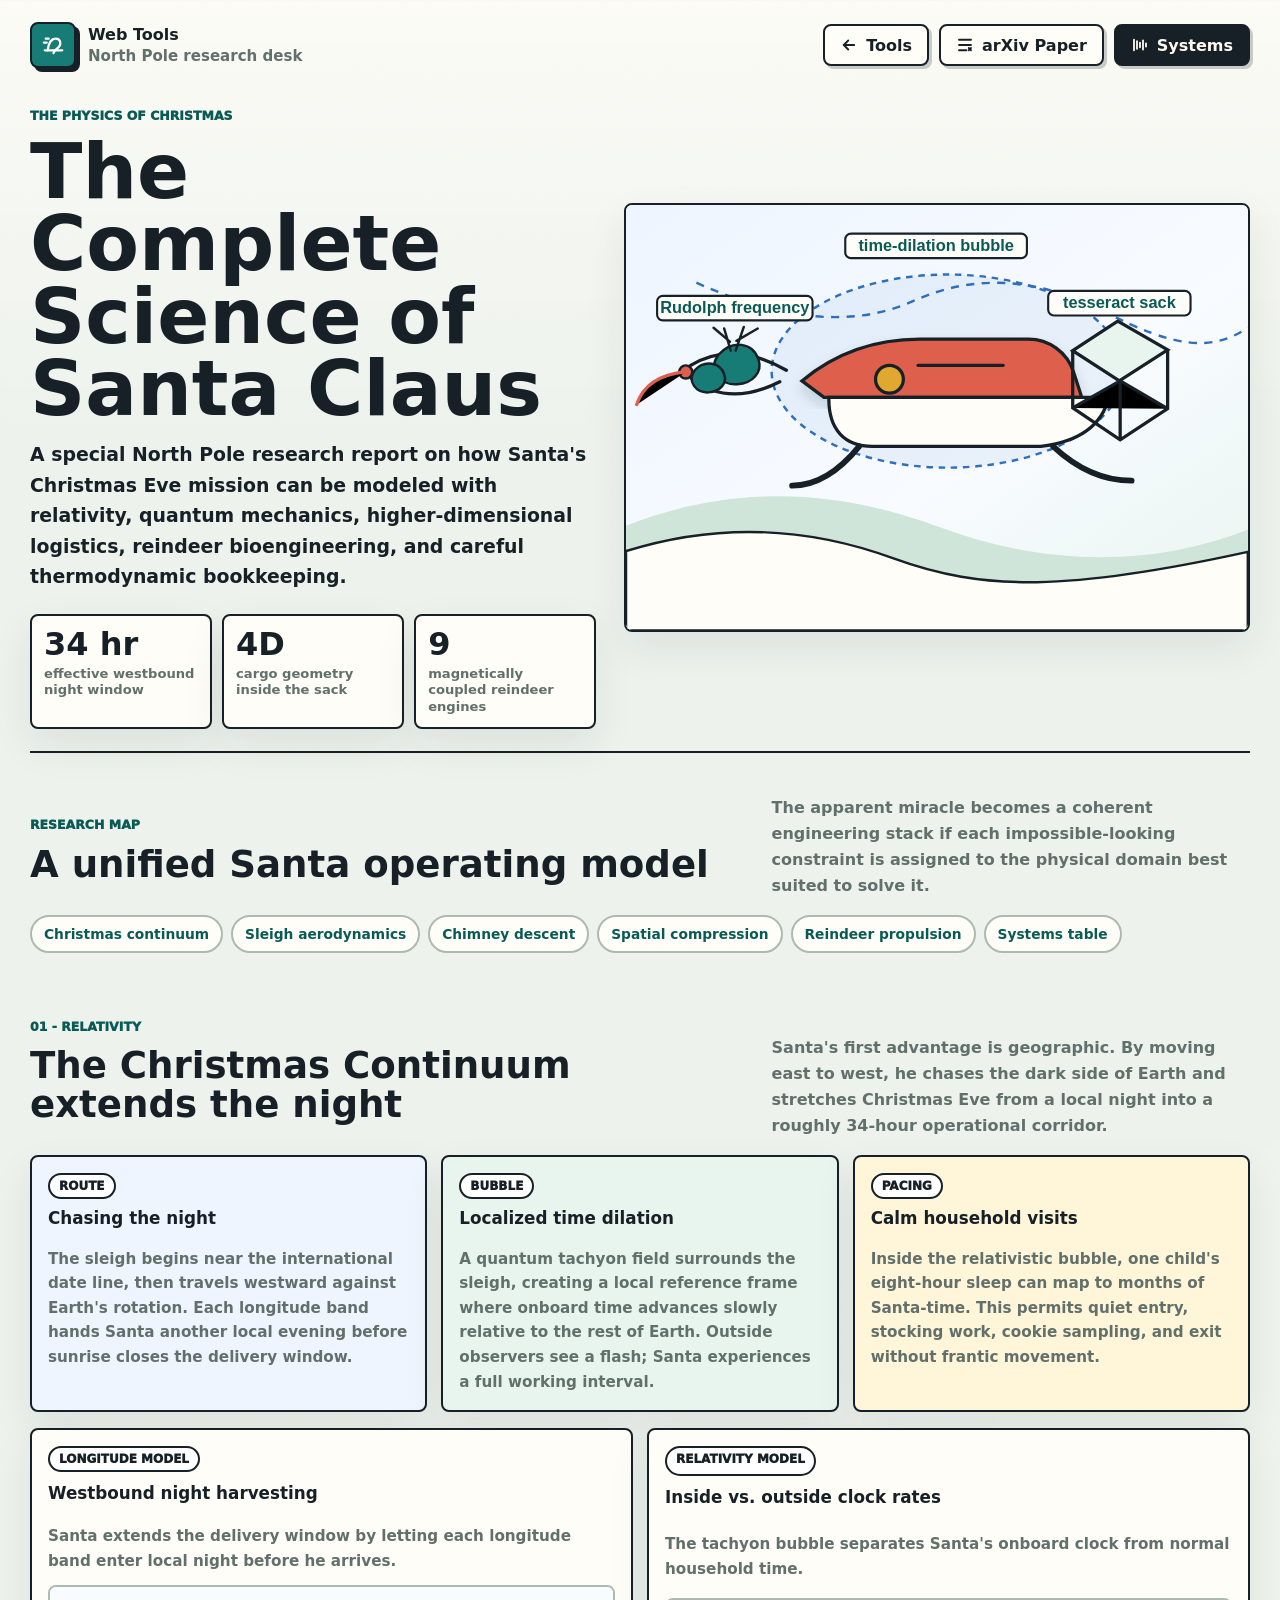
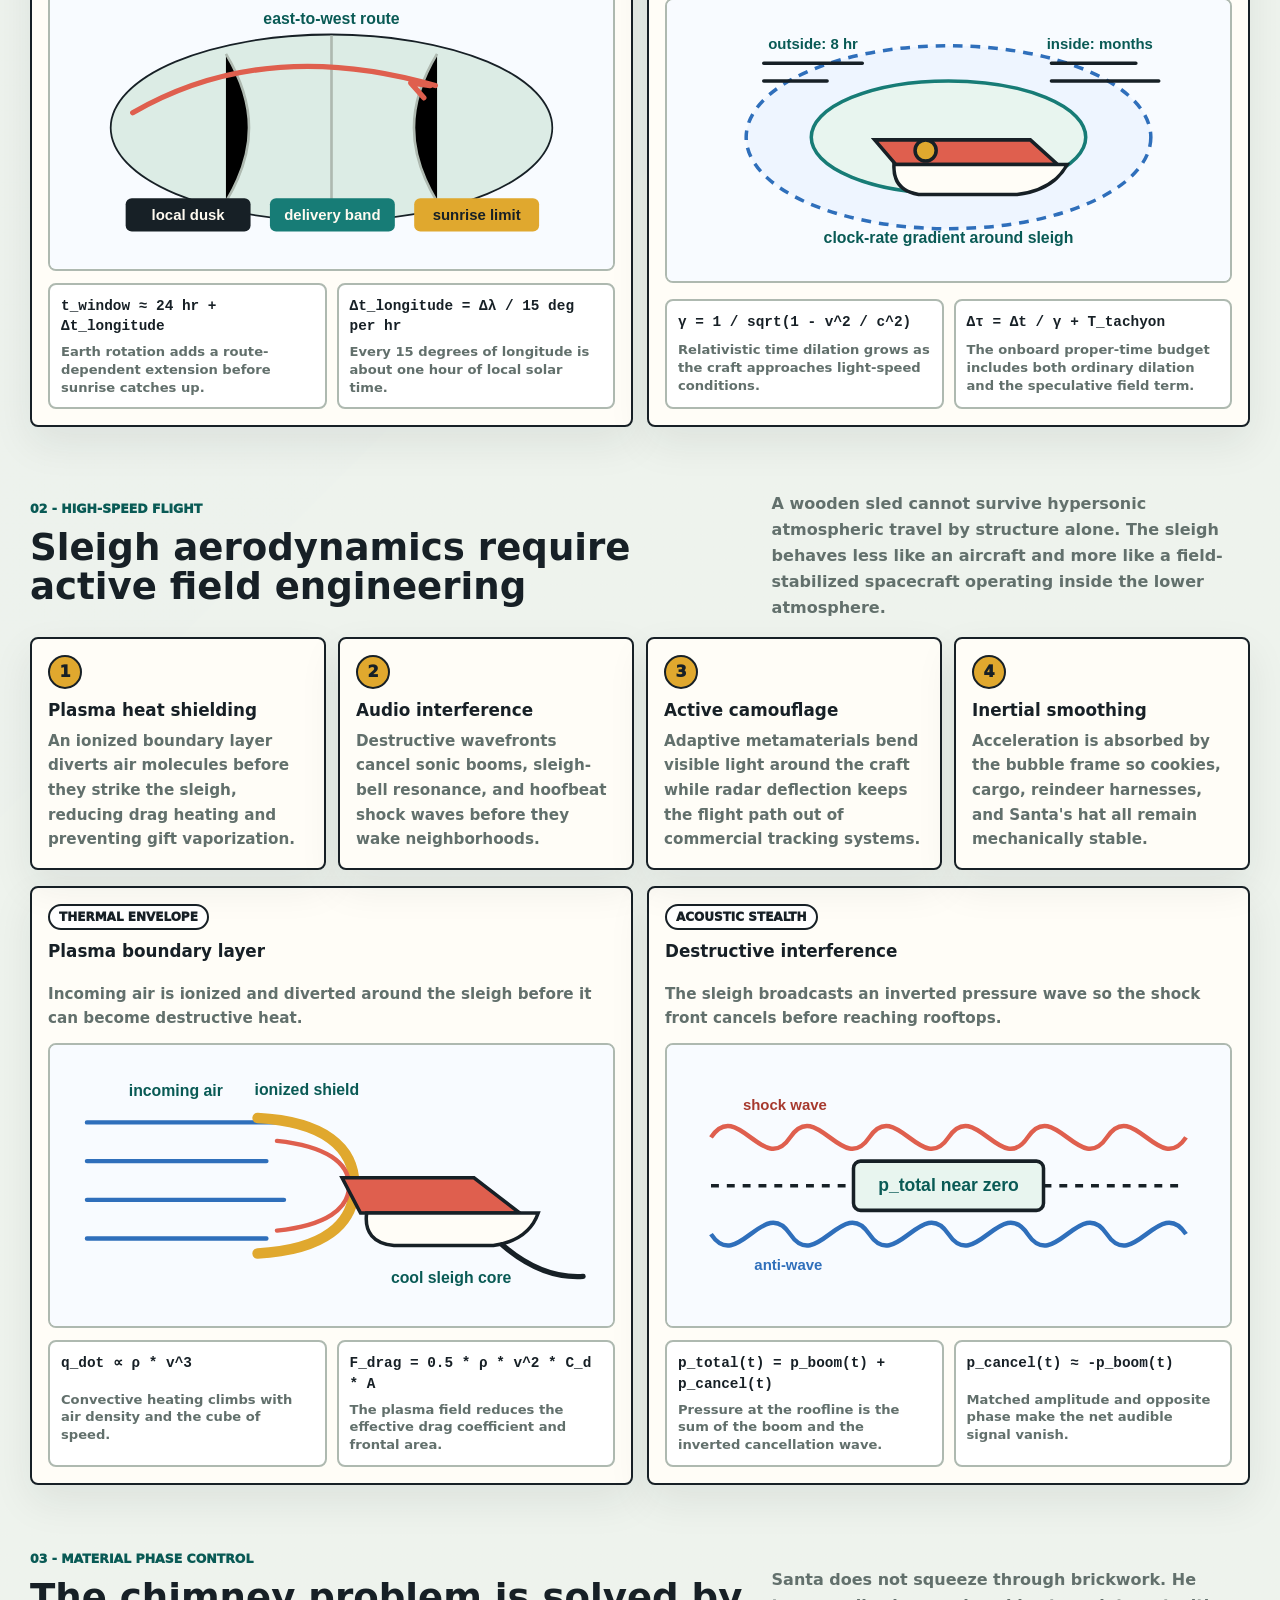
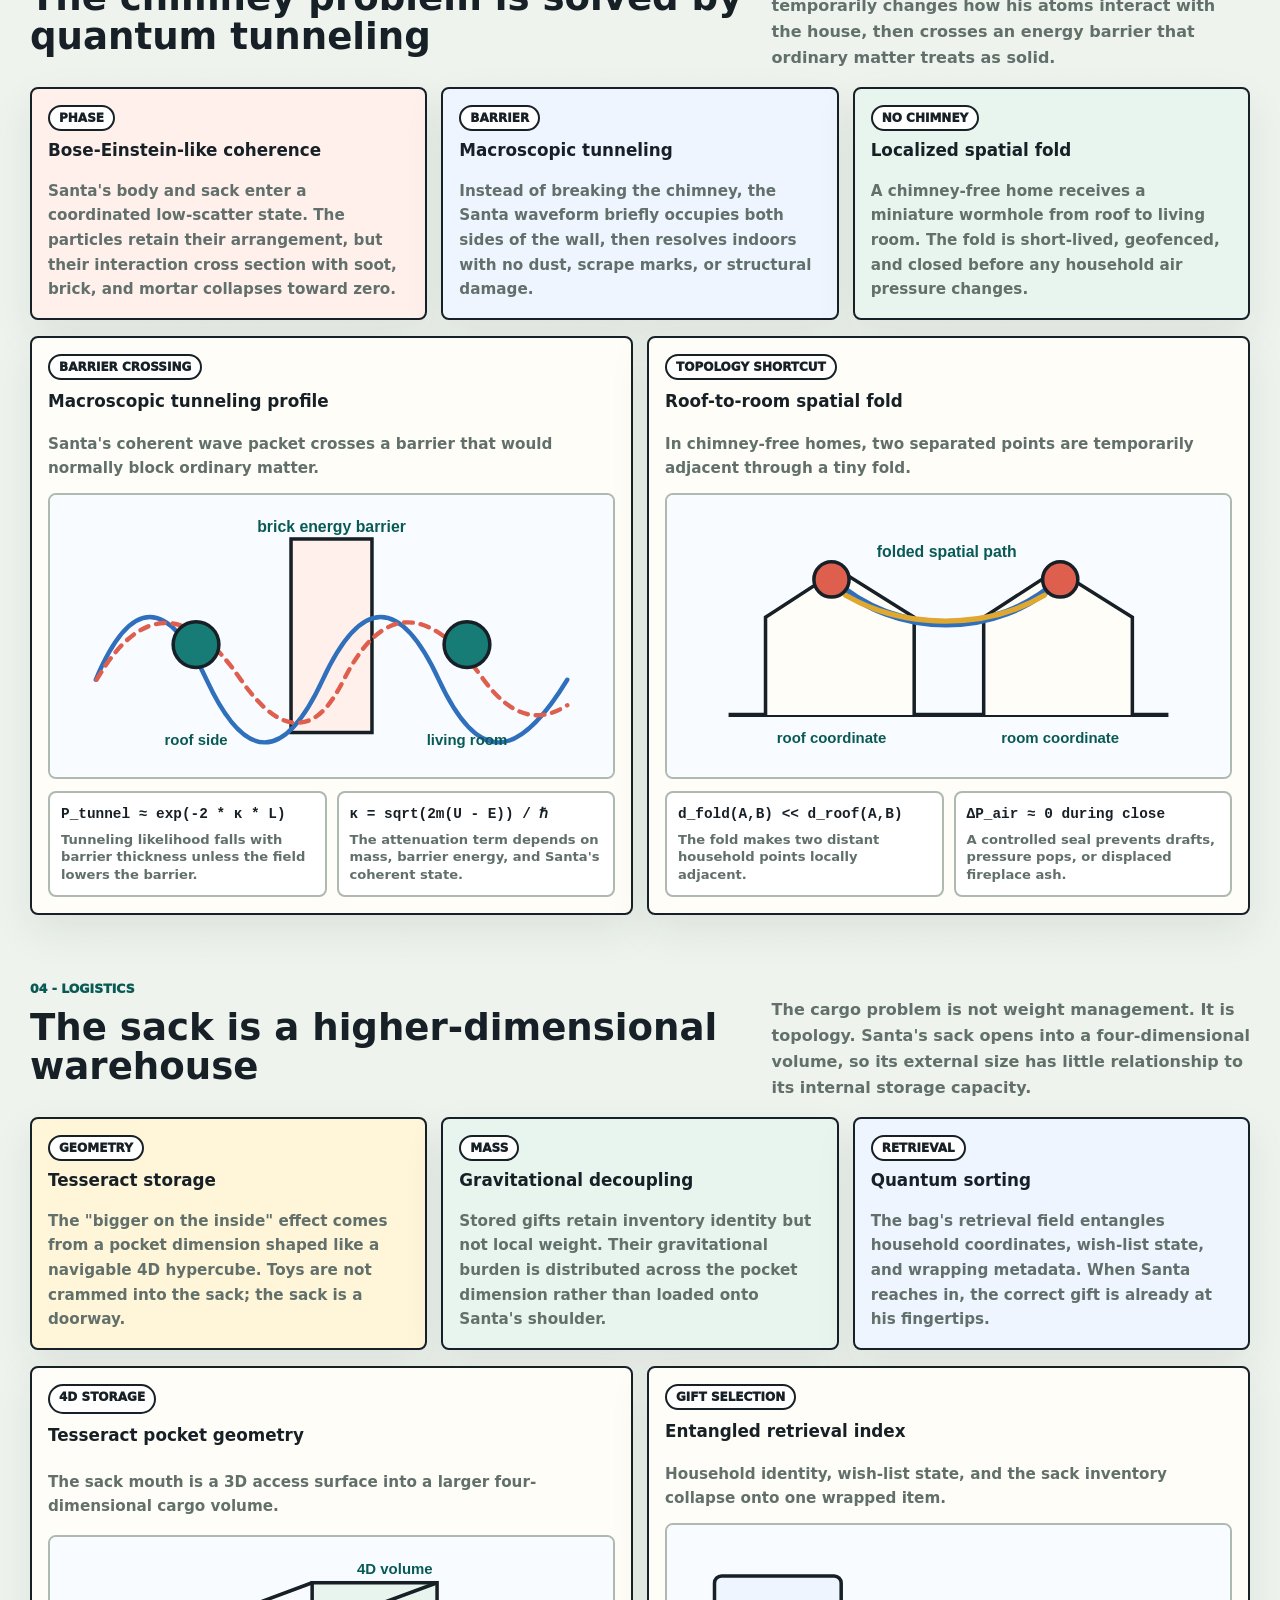
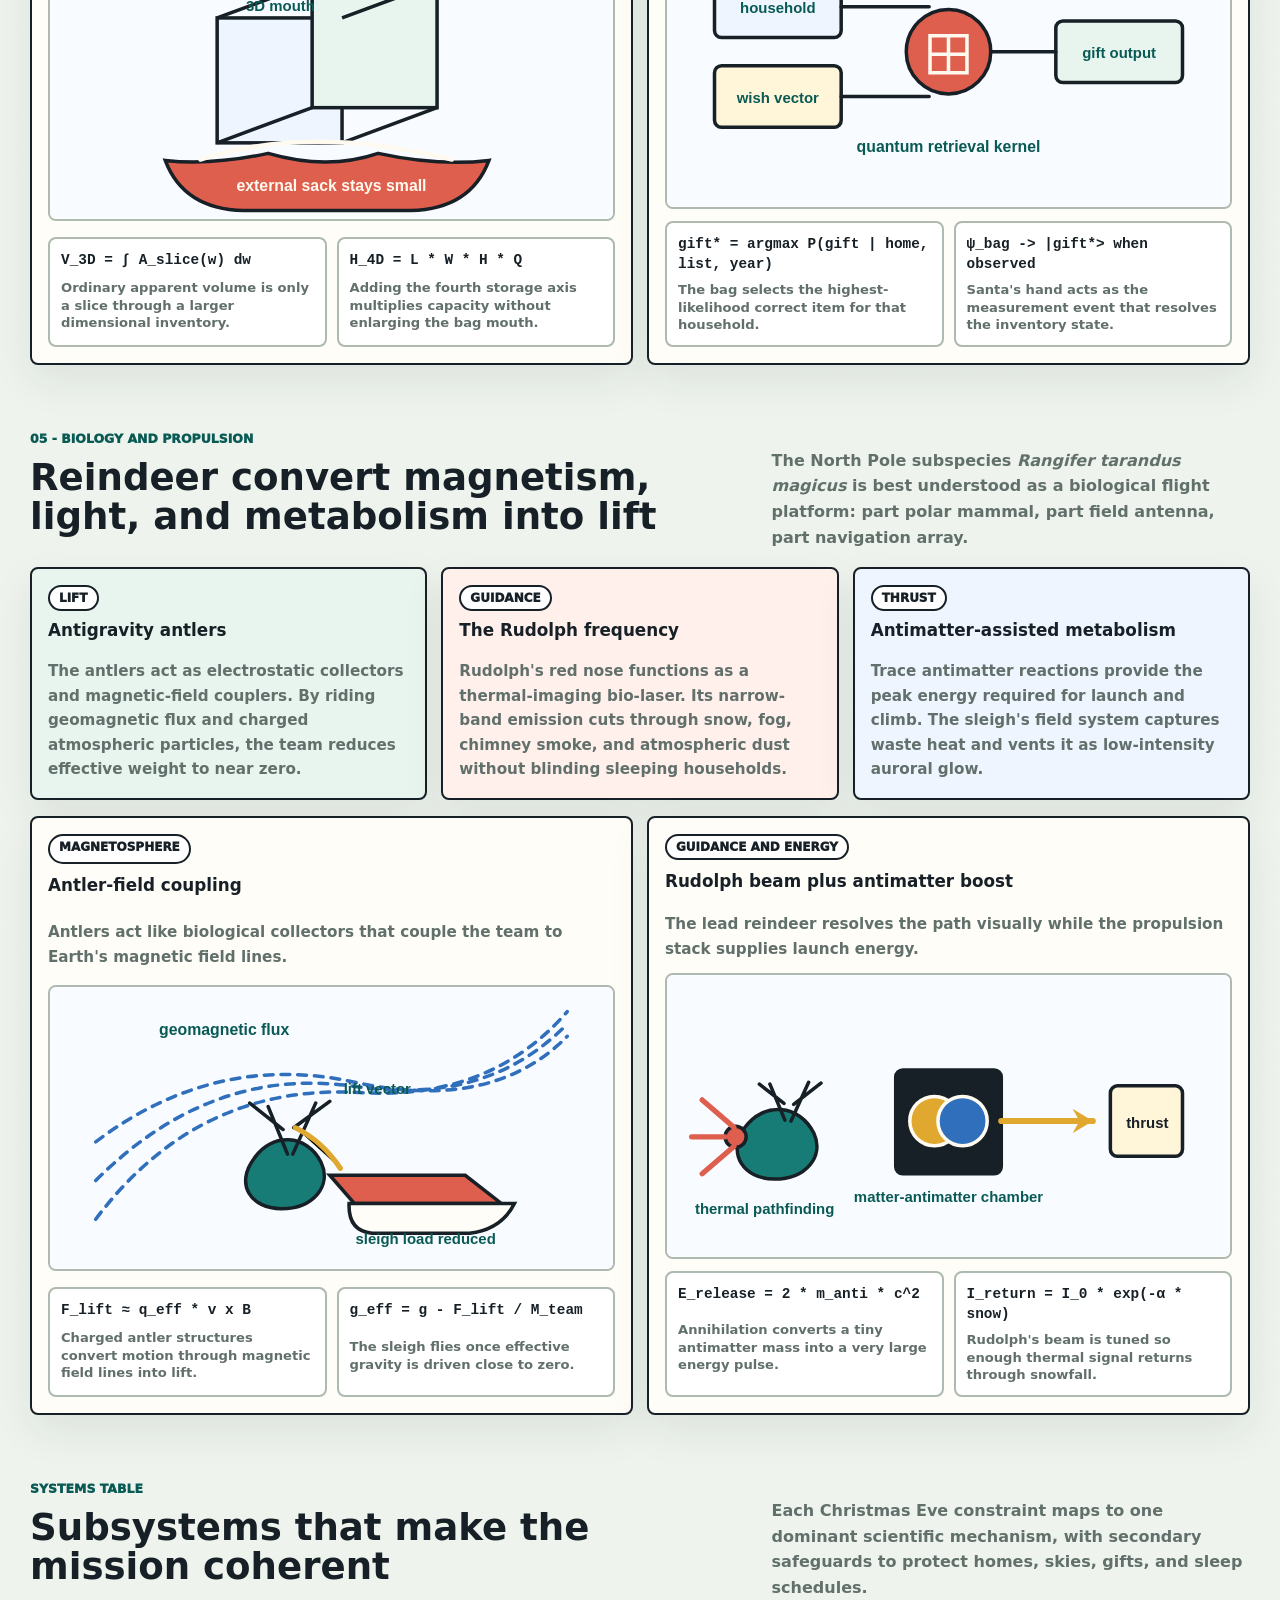
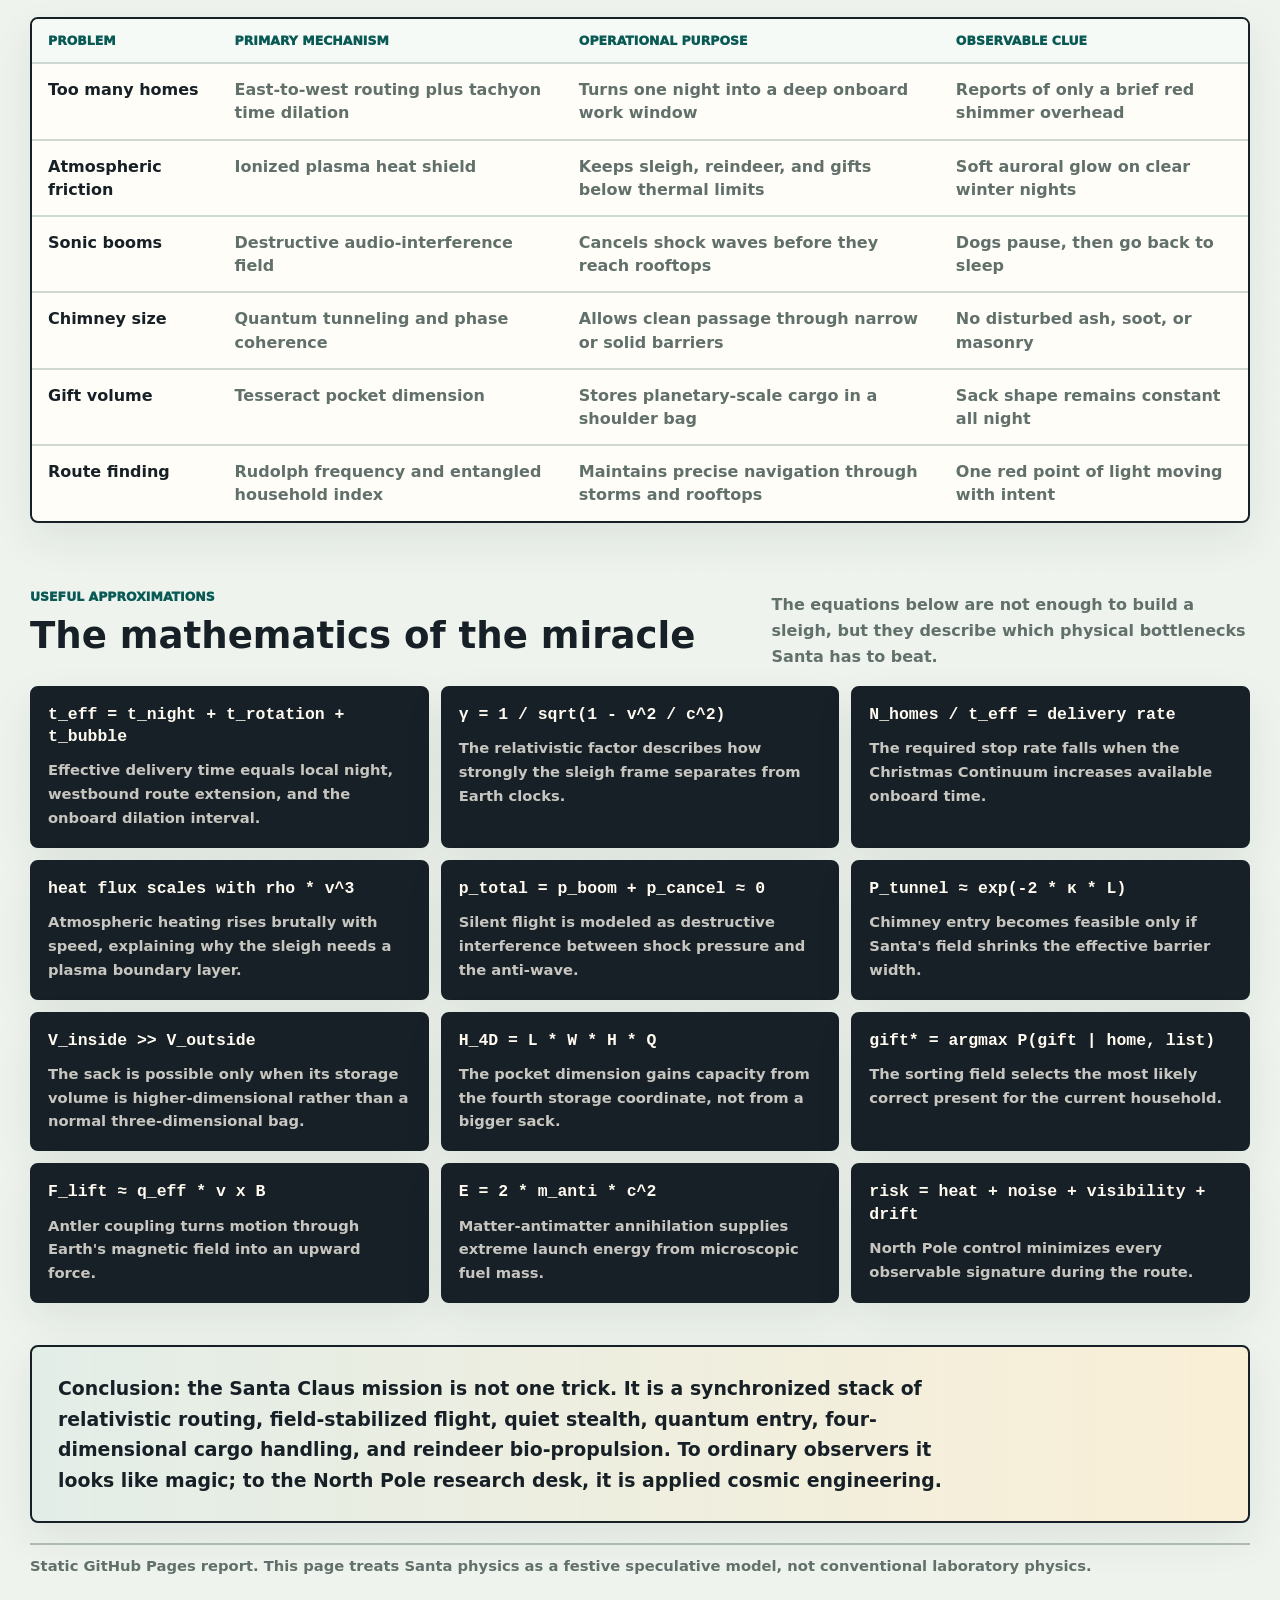
<file: santa-claus-physics/index.html>
<!DOCTYPE html>
<html lang="en">
<head>
  <meta charset="UTF-8">
  <meta name="viewport" content="width=device-width, initial-scale=1.0">
  <meta name="theme-color" content="#eef3ed">
  <meta name="description" content="A festive North Pole research report on the speculative physics of Santa Claus: relativity, sleigh aerodynamics, chimney tunneling, spatial compression, and reindeer propulsion.">
  <link rel="icon" href="/favicon.svg" type="image/svg+xml">
  <title>The Complete Science of Santa Claus</title>
  <style>
    :root {
      color-scheme: light;
      --paper: #eef3ed;
      --panel: #fffdf7;
      --ink: #172026;
      --muted: #62706c;
      --line: #cfd8d1;
      --line-dark: #aeb9b0;
      --teal: #177c76;
      --teal-dark: #095a55;
      --coral: #df5f4e;
      --coral-dark: #a6392e;
      --gold: #e0a82e;
      --blue: #2f6fbb;
      --green-soft: #e8f5ef;
      --red-soft: #fff0ec;
      --blue-soft: #eef5ff;
      --gold-soft: #fff5d8;
      --shadow: 0 16px 42px rgba(23, 32, 38, 0.08);
      --radius: 8px;
      --mono: ui-monospace, SFMono-Regular, Menlo, Consolas, "Liberation Mono", monospace;
    }

    * {
      box-sizing: border-box;
    }

    html {
      min-height: 100%;
      scroll-behavior: smooth;
      background: var(--paper);
    }

    body {
      min-height: 100vh;
      margin: 0;
      color: var(--ink);
      font-family: Inter, ui-sans-serif, system-ui, -apple-system, BlinkMacSystemFont, "Segoe UI", sans-serif;
      background:
        linear-gradient(180deg, rgba(255, 253, 247, 0.9), rgba(238, 243, 237, 0.92) 430px),
        linear-gradient(135deg, rgba(47, 111, 187, 0.08) 0 26%, transparent 26%),
        var(--paper);
    }

    a {
      color: inherit;
      text-decoration: none;
    }

    a:focus-visible {
      outline: none;
      box-shadow: 0 0 0 4px rgba(47, 111, 187, 0.18);
    }

    code {
      font-family: var(--mono);
      font-size: 0.94em;
      font-weight: 760;
      overflow-wrap: anywhere;
    }

    svg {
      max-width: 100%;
      height: auto;
    }

    .page {
      width: min(1220px, calc(100vw - 28px));
      min-height: 100vh;
      margin: 0 auto;
      padding: 22px 0 46px;
      display: grid;
      gap: 20px;
    }

    .skip-link {
      position: fixed;
      left: 12px;
      top: 12px;
      z-index: 100;
      transform: translateY(-140%);
      border: 2px solid var(--ink);
      border-radius: var(--radius);
      background: var(--gold);
      color: var(--ink);
      padding: 8px 12px;
      font-weight: 900;
      box-shadow: 3px 3px 0 var(--ink);
    }

    .skip-link:focus {
      transform: translateY(0);
    }

    .topbar {
      display: grid;
      grid-template-columns: minmax(240px, 1fr) auto;
      gap: 16px;
      align-items: center;
    }

    .brand {
      display: flex;
      align-items: center;
      gap: 12px;
      min-width: 0;
    }

    .brand > span:last-child {
      display: grid;
      gap: 3px;
      min-width: 0;
    }

    .brand .record {
      margin: 0;
    }

    .mark {
      width: 46px;
      height: 46px;
      border: 2px solid var(--ink);
      border-radius: var(--radius);
      display: grid;
      place-items: center;
      background: var(--teal);
      box-shadow: 4px 4px 0 var(--ink);
      flex: 0 0 auto;
    }

    .mark svg {
      width: 31px;
      height: 31px;
      stroke: white;
      stroke-width: 2.35;
      fill: none;
      stroke-linecap: round;
      stroke-linejoin: round;
    }

    .record {
      margin: 5px 0 0;
      color: var(--muted);
      font-size: 0.94rem;
      font-weight: 700;
    }

    .actions {
      display: flex;
      gap: 10px;
      flex-wrap: wrap;
      justify-content: flex-end;
    }

    .button {
      min-height: 42px;
      border: 2px solid var(--ink);
      border-radius: var(--radius);
      padding: 0 15px;
      background: var(--ink);
      color: #fffaf0;
      box-shadow: 3px 3px 0 rgba(23, 32, 38, 0.22);
      font-weight: 850;
      display: inline-flex;
      align-items: center;
      justify-content: center;
      gap: 8px;
      white-space: nowrap;
    }

    .button.secondary {
      background: var(--panel);
      color: var(--ink);
    }

    .button svg {
      width: 18px;
      height: 18px;
      stroke: currentColor;
      stroke-width: 2.4;
      fill: none;
      stroke-linecap: round;
      stroke-linejoin: round;
      flex: 0 0 auto;
    }

    .button:active {
      transform: translateY(1px);
    }

    .hero {
      display: grid;
      grid-template-columns: minmax(0, 0.95fr) minmax(360px, 1.05fr);
      gap: 28px;
      align-items: center;
      padding: clamp(12px, 2vw, 18px) 0 22px;
      border-bottom: 2px solid var(--ink);
    }

    .eyebrow {
      margin: 0 0 10px;
      color: var(--teal-dark);
      font-size: 0.78rem;
      font-weight: 950;
      letter-spacing: 0;
      text-transform: uppercase;
    }

    h1,
    h2,
    h3,
    p {
      margin-top: 0;
    }

    h1 {
      margin-bottom: 14px;
      font-size: clamp(2.35rem, 6vw, 5.4rem);
      line-height: 0.94;
      letter-spacing: 0;
      max-width: 860px;
    }

    h2 {
      margin-bottom: 14px;
      font-size: clamp(1.45rem, 3vw, 2.32rem);
      line-height: 1.05;
      letter-spacing: 0;
    }

    h3 {
      margin-bottom: 8px;
      font-size: 1.05rem;
      line-height: 1.18;
    }

    p {
      margin-bottom: 0;
      color: var(--muted);
      font-weight: 690;
      line-height: 1.62;
    }

    .lead {
      max-width: 720px;
      color: var(--ink);
      font-size: clamp(1.03rem, 1.8vw, 1.18rem);
      font-weight: 720;
    }

    .hero-stats {
      display: grid;
      grid-template-columns: repeat(3, minmax(0, 1fr));
      gap: 10px;
      margin-top: 22px;
    }

    .stat {
      min-height: 86px;
      border: 2px solid var(--ink);
      border-radius: var(--radius);
      background: var(--panel);
      padding: 12px;
      box-shadow: var(--shadow);
    }

    .stat strong {
      display: block;
      font-size: clamp(1.28rem, 3vw, 2rem);
      line-height: 1;
    }

    .stat span {
      display: block;
      margin-top: 6px;
      color: var(--muted);
      font-size: 0.82rem;
      font-weight: 850;
      line-height: 1.25;
    }

    .visual {
      aspect-ratio: 760 / 520;
      border: 2px solid var(--ink);
      border-radius: var(--radius);
      background: #f8fbff;
      box-shadow: var(--shadow);
      overflow: hidden;
    }

    .visual svg {
      display: block;
      height: auto;
      width: 100%;
    }

    .sleigh-float {
      animation: sleighFloat 5.6s ease-in-out infinite;
      transform-box: fill-box;
      transform-origin: center;
    }

    .field-flow {
      animation: fieldFlow 9s linear infinite;
    }

    @keyframes sleighFloat {
      0%,
      100% {
        transform: translateY(0);
      }

      50% {
        transform: translateY(-8px);
      }
    }

    @keyframes fieldFlow {
      to {
        stroke-dashoffset: -76;
      }
    }

    @media (prefers-reduced-motion: reduce) {
      .sleigh-float,
      .field-flow {
        animation: none;
      }
    }

    .section {
      display: grid;
      gap: 16px;
      padding: 22px 0;
    }

    .section-heading {
      display: grid;
      grid-template-columns: minmax(0, 0.78fr) minmax(260px, 0.52fr);
      gap: 24px;
      align-items: end;
    }

    .section-heading p {
      max-width: 600px;
    }

    .toc {
      display: flex;
      flex-wrap: wrap;
      gap: 8px;
      padding: 0;
      margin: 0;
      list-style: none;
    }

    .toc a {
      min-height: 38px;
      border: 2px solid var(--line-dark);
      border-radius: 999px;
      background: var(--panel);
      color: var(--teal-dark);
      padding: 8px 12px;
      display: inline-flex;
      align-items: center;
      font-size: 0.86rem;
      font-weight: 900;
    }

    .toc a:hover {
      border-color: var(--ink);
    }

    .cards {
      display: grid;
      grid-template-columns: repeat(3, minmax(0, 1fr));
      gap: 14px;
    }

    .card {
      min-height: 210px;
      border: 2px solid var(--ink);
      border-radius: var(--radius);
      background: var(--panel);
      padding: 16px;
      box-shadow: var(--shadow);
      display: grid;
      grid-template-rows: auto auto 1fr;
      gap: 10px;
    }

    .card.blue {
      background: var(--blue-soft);
    }

    .card.green {
      background: var(--green-soft);
    }

    .card.red {
      background: var(--red-soft);
    }

    .card.gold {
      background: var(--gold-soft);
    }

    .tag {
      width: max-content;
      max-width: 100%;
      border: 2px solid var(--ink);
      border-radius: 999px;
      background: white;
      color: var(--ink);
      padding: 4px 9px;
      font-size: 0.75rem;
      font-weight: 950;
      text-transform: uppercase;
    }

    .card p,
    .flow p {
      font-size: 0.95rem;
    }

    .flow {
      display: grid;
      grid-template-columns: repeat(4, minmax(0, 1fr));
      gap: 12px;
    }

    .flow-step {
      position: relative;
      min-height: 170px;
      border: 2px solid var(--ink);
      border-radius: var(--radius);
      background: var(--panel);
      padding: 16px;
      box-shadow: var(--shadow);
    }

    .step-number {
      width: 34px;
      height: 34px;
      margin-bottom: 12px;
      border: 2px solid var(--ink);
      border-radius: 50%;
      display: grid;
      place-items: center;
      background: var(--gold);
      font-weight: 950;
    }

    .diagram-grid {
      display: grid;
      grid-template-columns: repeat(2, minmax(0, 1fr));
      gap: 14px;
    }

    .diagram {
      border: 2px solid var(--ink);
      border-radius: var(--radius);
      background: var(--panel);
      padding: 16px;
      box-shadow: var(--shadow);
      display: grid;
      gap: 12px;
    }

    .diagram.wide {
      grid-column: 1 / -1;
    }

    .diagram p {
      font-size: 0.95rem;
    }

    .diagram svg {
      display: block;
      width: 100%;
      height: auto;
      border: 2px solid var(--line-dark);
      border-radius: var(--radius);
      background: white;
    }

    .formula-strip {
      display: grid;
      grid-template-columns: repeat(2, minmax(0, 1fr));
      gap: 10px;
    }

    .formula-chip {
      min-height: 92px;
      border: 2px solid var(--line-dark);
      border-radius: var(--radius);
      background: white;
      padding: 11px;
      display: grid;
      gap: 7px;
    }

    .formula-chip code {
      color: var(--ink);
      font-size: 0.9rem;
      line-height: 1.4;
    }

    .formula-chip span {
      color: var(--muted);
      font-size: 0.82rem;
      font-weight: 760;
      line-height: 1.35;
    }

    .table-wrap {
      border: 2px solid var(--ink);
      border-radius: var(--radius);
      background: var(--panel);
      overflow-x: auto;
      box-shadow: var(--shadow);
    }

    table {
      width: 100%;
      min-width: 760px;
      border-collapse: collapse;
    }

    th,
    td {
      padding: 14px 16px;
      border-bottom: 2px solid var(--line);
      text-align: left;
      vertical-align: top;
    }

    th {
      color: var(--teal-dark);
      font-size: 0.78rem;
      font-weight: 950;
      text-transform: uppercase;
      background: #f6faf7;
    }

    td {
      color: var(--muted);
      font-weight: 700;
      line-height: 1.45;
    }

    td strong {
      color: var(--ink);
    }

    tr:last-child td {
      border-bottom: 0;
    }

    .equations {
      display: grid;
      grid-template-columns: repeat(3, minmax(0, 1fr));
      gap: 12px;
    }

    .equation {
      min-height: 130px;
      border: 2px solid var(--ink);
      border-radius: var(--radius);
      background: var(--ink);
      color: #fffaf0;
      padding: 16px;
      box-shadow: var(--shadow);
    }

    .equation code {
      display: block;
      margin-bottom: 10px;
      color: #fffaf0;
      font-size: 1.03rem;
      line-height: 1.35;
    }

    .equation p {
      color: rgba(255, 250, 240, 0.76);
      font-size: 0.92rem;
    }

    .callout {
      border: 2px solid var(--ink);
      border-radius: var(--radius);
      background:
        linear-gradient(90deg, rgba(23, 124, 118, 0.12), rgba(224, 168, 46, 0.16)),
        var(--panel);
      padding: clamp(18px, 3vw, 26px);
      box-shadow: var(--shadow);
    }

    .callout p {
      max-width: 900px;
      color: var(--ink);
      font-size: clamp(1.02rem, 1.8vw, 1.18rem);
      font-weight: 760;
    }

    footer {
      padding-top: 12px;
      border-top: 2px solid var(--line-dark);
      color: var(--muted);
      font-size: 0.92rem;
      font-weight: 650;
    }

    @media (max-width: 920px) {
      .hero,
      .section-heading {
        grid-template-columns: 1fr;
      }

      .diagram-grid {
        grid-template-columns: 1fr;
      }

      .cards,
      .flow,
      .equations {
        grid-template-columns: repeat(2, minmax(0, 1fr));
      }
    }

    @media (max-width: 640px) {
      .page {
        width: min(100vw - 22px, 1220px);
        padding-top: 16px;
      }

      .topbar {
        grid-template-columns: 1fr;
      }

      .actions {
        justify-content: flex-start;
      }

      .hero-stats,
      .cards,
      .diagram-grid,
      .formula-strip,
      .flow,
      .equations {
        grid-template-columns: 1fr;
      }

      .button {
        width: 100%;
      }
    }
  </style>
</head>
<body>
  <a class="skip-link" href="#report">Skip to report</a>
  <main class="page">
    <nav class="topbar" aria-label="Site navigation">
      <a class="brand" href="../">
        <span class="mark" aria-hidden="true">
          <svg viewBox="0 0 32 32">
            <path d="M7 21h18"></path>
            <path d="M10 21c1-7 4-12 8-12 3 0 5 2 5 5 0 5-7 6-7 10"></path>
            <path d="M8 9h3"></path>
            <path d="M6 13h3"></path>
          </svg>
        </span>
        <span>
          <strong>Web Tools</strong>
          <span class="record">North Pole research desk</span>
        </span>
      </a>
      <div class="actions">
        <a class="button secondary" href="../">
          <svg viewBox="0 0 24 24" aria-hidden="true">
            <path d="M19 12H5"></path>
            <path d="M11 6l-6 6 6 6"></path>
          </svg>
          Tools
        </a>
        <a class="button secondary" href="./paper/">
          <svg viewBox="0 0 24 24" aria-hidden="true">
            <path d="M4 5h16"></path>
            <path d="M4 12h16"></path>
            <path d="M4 19h10"></path>
            <path d="M17 16l3 3"></path>
            <path d="M20 16l-3 3"></path>
          </svg>
          arXiv Paper
        </a>
        <a class="button" href="#systems">
          <svg viewBox="0 0 24 24" aria-hidden="true">
            <path d="M4 19V5"></path>
            <path d="M8 17V7"></path>
            <path d="M12 15V9"></path>
            <path d="M16 18V6"></path>
            <path d="M20 14v-4"></path>
          </svg>
          Systems
        </a>
      </div>
    </nav>

    <header class="hero">
      <div>
        <p class="eyebrow">The Physics of Christmas</p>
        <h1>The Complete Science of Santa Claus</h1>
        <p class="lead">A special North Pole research report on how Santa's Christmas Eve mission can be modeled with relativity, quantum mechanics, higher-dimensional logistics, reindeer bioengineering, and careful thermodynamic bookkeeping.</p>
        <div class="hero-stats" aria-label="Mission parameters">
          <div class="stat">
            <strong>34 hr</strong>
            <span>effective westbound night window</span>
          </div>
          <div class="stat">
            <strong>4D</strong>
            <span>cargo geometry inside the sack</span>
          </div>
          <div class="stat">
            <strong>9</strong>
            <span>magnetically coupled reindeer engines</span>
          </div>
        </div>
      </div>
      <div class="visual" aria-label="Diagram of Santa's sleigh physics stack">
        <svg viewBox="0 0 760 520" role="img">
          <title>Santa sleigh systems diagram</title>
          <defs>
            <linearGradient id="sky" x1="0" x2="1" y1="0" y2="1">
              <stop offset="0" stop-color="#eef5ff"></stop>
              <stop offset="0.58" stop-color="#f8fbff"></stop>
              <stop offset="1" stop-color="#e8f5ef"></stop>
            </linearGradient>
            <filter id="softShadow" x="-20%" y="-20%" width="140%" height="140%">
              <feDropShadow dx="0" dy="9" stdDeviation="8" flood-color="#172026" flood-opacity="0.16"></feDropShadow>
            </filter>
          </defs>
          <rect width="760" height="520" fill="url(#sky)"></rect>
          <path d="M0 392C122 344 249 344 381 393s260 50 379 4v123H0Z" fill="#cfe5d9"></path>
          <path d="M0 423c109-34 218-31 327 9s214 40 433-8v96H0Z" fill="#fffdf7" stroke="#172026" stroke-width="3"></path>
          <path class="field-flow" d="M86 95c105 47 193 55 266 22s151-29 234 14 130 49 174 19" fill="none" stroke="#2f6fbb" stroke-width="3" stroke-dasharray="10 9"></path>
          <ellipse class="field-flow" cx="393" cy="203" rx="215" ry="118" fill="rgba(47,111,187,0.08)" stroke="#2f6fbb" stroke-width="3" stroke-dasharray="8 7"></ellipse>
          <g class="sleigh-float">
            <path d="M215 215c41-34 89-51 144-51h133c25 0 47 16 55 40l10 31H242Z" fill="#df5f4e" stroke="#172026" stroke-width="4" filter="url(#softShadow)"></path>
            <path d="M248 235h342c-8 34-35 54-83 60H301c-33 0-54-20-53-60Z" fill="#fffdf7" stroke="#172026" stroke-width="4"></path>
            <path d="M285 295c-26 32-53 48-82 48" fill="none" stroke="#172026" stroke-width="7" stroke-linecap="round"></path>
            <path d="M522 295c30 28 62 42 96 42" fill="none" stroke="#172026" stroke-width="7" stroke-linecap="round"></path>
            <circle cx="322" cy="213" r="17" fill="#e0a82e" stroke="#172026" stroke-width="4"></circle>
            <path d="M357 196h104" stroke="#172026" stroke-width="4" stroke-linecap="round"></path>
            <path d="M196 202c-43-25-82-27-117-6" fill="none" stroke="#172026" stroke-width="4" stroke-linecap="round"></path>
            <path d="M188 216c-42 21-78 20-108-4" fill="none" stroke="#172026" stroke-width="4" stroke-linecap="round"></path>
            <g fill="#177c76" stroke="#172026" stroke-width="3">
              <path d="M113 183c17-19 42-15 49 6 5 15-7 29-26 30-20 2-37-17-23-36Z"></path>
              <path d="M84 202c12-13 31-10 36 5 4 11-5 21-19 22-15 1-27-13-17-27Z"></path>
            </g>
            <path d="M128 178l-8-27m14 27 10-29m-17 18-20-17m28 16 26-15" stroke="#172026" stroke-width="3" stroke-linecap="round"></path>
            <circle cx="73" cy="204" r="8" fill="#df5f4e" stroke="#172026" stroke-width="3"></circle>
            <path d="M73 204c-32 3-52 16-60 40" stroke="#df5f4e" stroke-width="4" stroke-linecap="round"></path>
            <path d="M546 178l55-36 61 35-59 38Z" fill="#e8f5ef" stroke="#172026" stroke-width="4"></path>
            <path d="M546 178v70l58 39 58-38v-72" fill="none" stroke="#172026" stroke-width="4"></path>
            <path d="M604 215v72M546 248l58-33 58 34" stroke="#172026" stroke-width="4"></path>
          </g>
          <g>
            <rect x="268" y="35" width="222" height="30" rx="7" fill="#fffdf7" stroke="#172026" stroke-width="2.6"></rect>
            <text x="379" y="56" text-anchor="middle" font-family="Inter, sans-serif" font-size="20" font-weight="900" fill="#095a55">time-dilation bubble</text>
          </g>
          <g>
            <rect x="516" y="105" width="174" height="30" rx="7" fill="#fffdf7" stroke="#172026" stroke-width="2.6"></rect>
            <text x="603" y="126" text-anchor="middle" font-family="Inter, sans-serif" font-size="20" font-weight="900" fill="#095a55">tesseract sack</text>
          </g>
          <g>
            <rect x="38" y="111" width="190" height="30" rx="7" fill="#fffdf7" stroke="#172026" stroke-width="2.6"></rect>
            <text x="133" y="132" text-anchor="middle" font-family="Inter, sans-serif" font-size="20" font-weight="900" fill="#095a55">Rudolph frequency</text>
          </g>
        </svg>
      </div>
    </header>

    <section class="section" id="report">
      <div class="section-heading">
        <div>
          <p class="eyebrow">Research map</p>
          <h2>A unified Santa operating model</h2>
        </div>
        <p>The apparent miracle becomes a coherent engineering stack if each impossible-looking constraint is assigned to the physical domain best suited to solve it.</p>
      </div>
      <ul class="toc" aria-label="Report sections">
        <li><a href="#continuum">Christmas continuum</a></li>
        <li><a href="#flight">Sleigh aerodynamics</a></li>
        <li><a href="#entry">Chimney descent</a></li>
        <li><a href="#cargo">Spatial compression</a></li>
        <li><a href="#reindeer">Reindeer propulsion</a></li>
        <li><a href="#systems">Systems table</a></li>
      </ul>
    </section>

    <section class="section" id="continuum">
      <div class="section-heading">
        <div>
          <p class="eyebrow">01 - Relativity</p>
          <h2>The Christmas Continuum extends the night</h2>
        </div>
        <p>Santa's first advantage is geographic. By moving east to west, he chases the dark side of Earth and stretches Christmas Eve from a local night into a roughly 34-hour operational corridor.</p>
      </div>
      <div class="cards">
        <article class="card blue">
          <span class="tag">Route</span>
          <h3>Chasing the night</h3>
          <p>The sleigh begins near the international date line, then travels westward against Earth's rotation. Each longitude band hands Santa another local evening before sunrise closes the delivery window.</p>
        </article>
        <article class="card green">
          <span class="tag">Bubble</span>
          <h3>Localized time dilation</h3>
          <p>A quantum tachyon field surrounds the sleigh, creating a local reference frame where onboard time advances slowly relative to the rest of Earth. Outside observers see a flash; Santa experiences a full working interval.</p>
        </article>
        <article class="card gold">
          <span class="tag">Pacing</span>
          <h3>Calm household visits</h3>
          <p>Inside the relativistic bubble, one child's eight-hour sleep can map to months of Santa-time. This permits quiet entry, stocking work, cookie sampling, and exit without frantic movement.</p>
        </article>
      </div>
      <div class="diagram-grid" aria-label="Christmas continuum diagrams">
        <article class="diagram">
          <span class="tag">Longitude model</span>
          <h3>Westbound night harvesting</h3>
          <p>Santa extends the delivery window by letting each longitude band enter local night before he arrives.</p>
          <svg viewBox="0 0 640 320" role="img">
            <title>Longitude bands extend Christmas night</title>
            <rect width="640" height="320" fill="#f8fbff"></rect>
            <path d="M70 160a250 105 0 1 0 500 0a250 105 0 1 0-500 0" fill="#eef5ff" stroke="#172026" stroke-width="4"></path>
            <path d="M70 160a250 105 0 0 0 500 0a250 105 0 0 0-500 0" fill="#dcece5"></path>
            <path d="M320 55v210M200 76c35 58 35 110 0 168M440 76c-35 58-35 110 0 168" stroke="#aeb9b0" stroke-width="3"></path>
            <path d="M94 143c100-58 215-68 344-31" fill="none" stroke="#df5f4e" stroke-width="6" stroke-linecap="round"></path>
            <path d="M432 112l-22-3 15 17" fill="none" stroke="#df5f4e" stroke-width="6" stroke-linecap="round" stroke-linejoin="round"></path>
            <rect x="86" y="240" width="142" height="38" rx="7" fill="#172026"></rect>
            <rect x="250" y="240" width="142" height="38" rx="7" fill="#177c76"></rect>
            <rect x="414" y="240" width="142" height="38" rx="7" fill="#e0a82e"></rect>
            <text x="157" y="265" text-anchor="middle" font-family="Inter, sans-serif" font-size="17" font-weight="900" fill="#fffaf0">local dusk</text>
            <text x="321" y="265" text-anchor="middle" font-family="Inter, sans-serif" font-size="17" font-weight="900" fill="#fffaf0">delivery band</text>
            <text x="485" y="265" text-anchor="middle" font-family="Inter, sans-serif" font-size="17" font-weight="900" fill="#172026">sunrise limit</text>
            <text x="320" y="42" text-anchor="middle" font-family="Inter, sans-serif" font-size="18" font-weight="900" fill="#095a55">east-to-west route</text>
          </svg>
          <div class="formula-strip">
            <div class="formula-chip">
              <code>t_window &asymp; 24 hr + &Delta;t_longitude</code>
              <span>Earth rotation adds a route-dependent extension before sunrise catches up.</span>
            </div>
            <div class="formula-chip">
              <code>&Delta;t_longitude = &Delta;&lambda; / 15 deg per hr</code>
              <span>Every 15 degrees of longitude is about one hour of local solar time.</span>
            </div>
          </div>
        </article>
        <article class="diagram">
          <span class="tag">Relativity model</span>
          <h3>Inside vs. outside clock rates</h3>
          <p>The tachyon bubble separates Santa's onboard clock from normal household time.</p>
          <svg viewBox="0 0 640 320" role="img">
            <title>Relativistic time dilation bubble around sleigh</title>
            <rect width="640" height="320" fill="#f8fbff"></rect>
            <ellipse cx="320" cy="156" rx="230" ry="104" fill="#eef5ff" stroke="#2f6fbb" stroke-width="4" stroke-dasharray="11 9"></ellipse>
            <ellipse cx="320" cy="156" rx="156" ry="64" fill="#e8f5ef" stroke="#177c76" stroke-width="4"></ellipse>
            <path d="M236 159h177l31 28H260Z" fill="#df5f4e" stroke="#172026" stroke-width="4"></path>
            <path d="M258 187h197c-11 20-30 31-57 34H286c-19-3-29-14-28-34Z" fill="#fffdf7" stroke="#172026" stroke-width="4"></path>
            <circle cx="294" cy="171" r="12" fill="#e0a82e" stroke="#172026" stroke-width="4"></circle>
            <path d="M110 72h112M110 92h72M437 72h96M437 92h122" stroke="#172026" stroke-width="4" stroke-linecap="round"></path>
            <text x="166" y="56" text-anchor="middle" font-family="Inter, sans-serif" font-size="17" font-weight="900" fill="#095a55">outside: 8 hr</text>
            <text x="492" y="56" text-anchor="middle" font-family="Inter, sans-serif" font-size="17" font-weight="900" fill="#095a55">inside: months</text>
            <text x="320" y="276" text-anchor="middle" font-family="Inter, sans-serif" font-size="18" font-weight="900" fill="#095a55">clock-rate gradient around sleigh</text>
          </svg>
          <div class="formula-strip">
            <div class="formula-chip">
              <code>&gamma; = 1 / sqrt(1 - v^2 / c^2)</code>
              <span>Relativistic time dilation grows as the craft approaches light-speed conditions.</span>
            </div>
            <div class="formula-chip">
              <code>&Delta;&tau; = &Delta;t / &gamma; + T_tachyon</code>
              <span>The onboard proper-time budget includes both ordinary dilation and the speculative field term.</span>
            </div>
          </div>
        </article>
      </div>
    </section>

    <section class="section" id="flight">
      <div class="section-heading">
        <div>
          <p class="eyebrow">02 - High-speed flight</p>
          <h2>Sleigh aerodynamics require active field engineering</h2>
        </div>
        <p>A wooden sled cannot survive hypersonic atmospheric travel by structure alone. The sleigh behaves less like an aircraft and more like a field-stabilized spacecraft operating inside the lower atmosphere.</p>
      </div>
      <div class="flow" aria-label="Sleigh flight systems">
        <article class="flow-step">
          <div class="step-number">1</div>
          <h3>Plasma heat shielding</h3>
          <p>An ionized boundary layer diverts air molecules before they strike the sleigh, reducing drag heating and preventing gift vaporization.</p>
        </article>
        <article class="flow-step">
          <div class="step-number">2</div>
          <h3>Audio interference</h3>
          <p>Destructive wavefronts cancel sonic booms, sleigh-bell resonance, and hoofbeat shock waves before they wake neighborhoods.</p>
        </article>
        <article class="flow-step">
          <div class="step-number">3</div>
          <h3>Active camouflage</h3>
          <p>Adaptive metamaterials bend visible light around the craft while radar deflection keeps the flight path out of commercial tracking systems.</p>
        </article>
        <article class="flow-step">
          <div class="step-number">4</div>
          <h3>Inertial smoothing</h3>
          <p>Acceleration is absorbed by the bubble frame so cookies, cargo, reindeer harnesses, and Santa's hat all remain mechanically stable.</p>
        </article>
      </div>
      <div class="diagram-grid" aria-label="Sleigh aerodynamics diagrams">
        <article class="diagram">
          <span class="tag">Thermal envelope</span>
          <h3>Plasma boundary layer</h3>
          <p>Incoming air is ionized and diverted around the sleigh before it can become destructive heat.</p>
          <svg viewBox="0 0 640 320" role="img">
            <title>Plasma heat shield diverting airflow</title>
            <rect width="640" height="320" fill="#f8fbff"></rect>
            <path d="M42 88h224M42 132h204M42 176h224M42 220h204" stroke="#2f6fbb" stroke-width="5" stroke-linecap="round"></path>
            <path d="M236 83c75 4 110 33 110 77s-35 73-110 77" fill="none" stroke="#e0a82e" stroke-width="12" stroke-linecap="round"></path>
            <path d="M258 109c56 6 82 25 82 51s-26 45-82 51" fill="none" stroke="#df5f4e" stroke-width="5" stroke-linecap="round"></path>
            <path d="M332 151h150l52 40H353Z" fill="#df5f4e" stroke="#172026" stroke-width="4"></path>
            <path d="M360 191h195c-7 20-24 33-51 37H391c-23-2-34-15-31-37Z" fill="#fffdf7" stroke="#172026" stroke-width="4"></path>
            <path d="M514 227c30 26 60 38 92 36" fill="none" stroke="#172026" stroke-width="6" stroke-linecap="round"></path>
            <text x="143" y="58" text-anchor="middle" font-family="Inter, sans-serif" font-size="18" font-weight="900" fill="#095a55">incoming air</text>
            <text x="292" y="57" text-anchor="middle" font-family="Inter, sans-serif" font-size="18" font-weight="900" fill="#095a55">ionized shield</text>
            <text x="456" y="270" text-anchor="middle" font-family="Inter, sans-serif" font-size="18" font-weight="900" fill="#095a55">cool sleigh core</text>
          </svg>
          <div class="formula-strip">
            <div class="formula-chip">
              <code>q_dot &prop; &rho; * v^3</code>
              <span>Convective heating climbs with air density and the cube of speed.</span>
            </div>
            <div class="formula-chip">
              <code>F_drag = 0.5 * &rho; * v^2 * C_d * A</code>
              <span>The plasma field reduces the effective drag coefficient and frontal area.</span>
            </div>
          </div>
        </article>
        <article class="diagram">
          <span class="tag">Acoustic stealth</span>
          <h3>Destructive interference</h3>
          <p>The sleigh broadcasts an inverted pressure wave so the shock front cancels before reaching rooftops.</p>
          <svg viewBox="0 0 640 320" role="img">
            <title>Sonic boom cancellation by destructive interference</title>
            <rect width="640" height="320" fill="#f8fbff"></rect>
            <path d="M50 105c30-45 60 45 90 0s60 45 90 0 60 45 90 0 60 45 90 0 60 45 90 0 60 45 90 0" fill="none" stroke="#df5f4e" stroke-width="5"></path>
            <path d="M50 215c30 45 60-45 90 0s60-45 90 0 60-45 90 0 60-45 90 0 60-45 90 0 60-45 90 0" fill="none" stroke="#2f6fbb" stroke-width="5"></path>
            <path d="M50 160h540" stroke="#172026" stroke-width="4" stroke-dasharray="9 9"></path>
            <rect x="212" y="132" width="216" height="56" rx="8" fill="#e8f5ef" stroke="#172026" stroke-width="4"></rect>
            <text x="320" y="166" text-anchor="middle" font-family="Inter, sans-serif" font-size="20" font-weight="900" fill="#095a55">p_total near zero</text>
            <text x="134" y="74" text-anchor="middle" font-family="Inter, sans-serif" font-size="17" font-weight="900" fill="#a6392e">shock wave</text>
            <text x="138" y="256" text-anchor="middle" font-family="Inter, sans-serif" font-size="17" font-weight="900" fill="#2f6fbb">anti-wave</text>
          </svg>
          <div class="formula-strip">
            <div class="formula-chip">
              <code>p_total(t) = p_boom(t) + p_cancel(t)</code>
              <span>Pressure at the roofline is the sum of the boom and the inverted cancellation wave.</span>
            </div>
            <div class="formula-chip">
              <code>p_cancel(t) &asymp; -p_boom(t)</code>
              <span>Matched amplitude and opposite phase make the net audible signal vanish.</span>
            </div>
          </div>
        </article>
      </div>
    </section>

    <section class="section" id="entry">
      <div class="section-heading">
        <div>
          <p class="eyebrow">03 - Material phase control</p>
          <h2>The chimney problem is solved by quantum tunneling</h2>
        </div>
        <p>Santa does not squeeze through brickwork. He temporarily changes how his atoms interact with the house, then crosses an energy barrier that ordinary matter treats as solid.</p>
      </div>
      <div class="cards">
        <article class="card red">
          <span class="tag">Phase</span>
          <h3>Bose-Einstein-like coherence</h3>
          <p>Santa's body and sack enter a coordinated low-scatter state. The particles retain their arrangement, but their interaction cross section with soot, brick, and mortar collapses toward zero.</p>
        </article>
        <article class="card blue">
          <span class="tag">Barrier</span>
          <h3>Macroscopic tunneling</h3>
          <p>Instead of breaking the chimney, the Santa waveform briefly occupies both sides of the wall, then resolves indoors with no dust, scrape marks, or structural damage.</p>
        </article>
        <article class="card green">
          <span class="tag">No chimney</span>
          <h3>Localized spatial fold</h3>
          <p>A chimney-free home receives a miniature wormhole from roof to living room. The fold is short-lived, geofenced, and closed before any household air pressure changes.</p>
        </article>
      </div>
      <div class="diagram-grid" aria-label="Chimney descent diagrams">
        <article class="diagram">
          <span class="tag">Barrier crossing</span>
          <h3>Macroscopic tunneling profile</h3>
          <p>Santa's coherent wave packet crosses a barrier that would normally block ordinary matter.</p>
          <svg viewBox="0 0 640 320" role="img">
            <title>Quantum tunneling through chimney wall</title>
            <rect width="640" height="320" fill="#f8fbff"></rect>
            <rect x="274" y="50" width="92" height="220" fill="#fff0ec" stroke="#172026" stroke-width="4"></rect>
            <path d="M52 210c40-95 82-95 126 0s88 95 132 0 88-95 132 0 88 95 146 0" fill="none" stroke="#2f6fbb" stroke-width="5" stroke-linecap="round"></path>
            <path d="M53 210c50-86 105-86 164 0 23 33 44 49 63 49 23 0 38-18 54-49 44-87 97-87 159 0 30 41 61 51 95 29" fill="none" stroke="#df5f4e" stroke-width="5" stroke-linecap="round" stroke-dasharray="10 9"></path>
            <circle cx="166" cy="170" r="26" fill="#177c76" stroke="#172026" stroke-width="4"></circle>
            <circle cx="474" cy="170" r="26" fill="#177c76" stroke="#172026" stroke-width="4"></circle>
            <text x="320" y="42" text-anchor="middle" font-family="Inter, sans-serif" font-size="18" font-weight="900" fill="#095a55">brick energy barrier</text>
            <text x="166" y="284" text-anchor="middle" font-family="Inter, sans-serif" font-size="17" font-weight="900" fill="#095a55">roof side</text>
            <text x="474" y="284" text-anchor="middle" font-family="Inter, sans-serif" font-size="17" font-weight="900" fill="#095a55">living room</text>
          </svg>
          <div class="formula-strip">
            <div class="formula-chip">
              <code>P_tunnel &asymp; exp(-2 * &kappa; * L)</code>
              <span>Tunneling likelihood falls with barrier thickness unless the field lowers the barrier.</span>
            </div>
            <div class="formula-chip">
              <code>&kappa; = sqrt(2m(U - E)) / &hbar;</code>
              <span>The attenuation term depends on mass, barrier energy, and Santa's coherent state.</span>
            </div>
          </div>
        </article>
        <article class="diagram">
          <span class="tag">Topology shortcut</span>
          <h3>Roof-to-room spatial fold</h3>
          <p>In chimney-free homes, two separated points are temporarily adjacent through a tiny fold.</p>
          <svg viewBox="0 0 640 320" role="img">
            <title>Miniature wormhole connecting roof and room</title>
            <rect width="640" height="320" fill="#f8fbff"></rect>
            <path d="M70 250h500" stroke="#172026" stroke-width="5"></path>
            <path d="M112 250V139l83-54 86 54v111" fill="#fffdf7" stroke="#172026" stroke-width="4"></path>
            <path d="M360 250V139l83-54 86 54v111" fill="#fffdf7" stroke="#172026" stroke-width="4"></path>
            <path d="M187 96c73 67 188 67 260 0" fill="none" stroke="#2f6fbb" stroke-width="9" stroke-linecap="round"></path>
            <path d="M203 114c67 39 160 39 226 0" fill="none" stroke="#e0a82e" stroke-width="6" stroke-linecap="round"></path>
            <circle cx="187" cy="96" r="20" fill="#df5f4e" stroke="#172026" stroke-width="4"></circle>
            <circle cx="447" cy="96" r="20" fill="#df5f4e" stroke="#172026" stroke-width="4"></circle>
            <text x="187" y="282" text-anchor="middle" font-family="Inter, sans-serif" font-size="17" font-weight="900" fill="#095a55">roof coordinate</text>
            <text x="447" y="282" text-anchor="middle" font-family="Inter, sans-serif" font-size="17" font-weight="900" fill="#095a55">room coordinate</text>
            <text x="318" y="70" text-anchor="middle" font-family="Inter, sans-serif" font-size="18" font-weight="900" fill="#095a55">folded spatial path</text>
          </svg>
          <div class="formula-strip">
            <div class="formula-chip">
              <code>d_fold(A,B) &lt;&lt; d_roof(A,B)</code>
              <span>The fold makes two distant household points locally adjacent.</span>
            </div>
            <div class="formula-chip">
              <code>&Delta;P_air &asymp; 0 during close</code>
              <span>A controlled seal prevents drafts, pressure pops, or displaced fireplace ash.</span>
            </div>
          </div>
        </article>
      </div>
    </section>

    <section class="section" id="cargo">
      <div class="section-heading">
        <div>
          <p class="eyebrow">04 - Logistics</p>
          <h2>The sack is a higher-dimensional warehouse</h2>
        </div>
        <p>The cargo problem is not weight management. It is topology. Santa's sack opens into a four-dimensional volume, so its external size has little relationship to its internal storage capacity.</p>
      </div>
      <div class="cards">
        <article class="card gold">
          <span class="tag">Geometry</span>
          <h3>Tesseract storage</h3>
          <p>The "bigger on the inside" effect comes from a pocket dimension shaped like a navigable 4D hypercube. Toys are not crammed into the sack; the sack is a doorway.</p>
        </article>
        <article class="card green">
          <span class="tag">Mass</span>
          <h3>Gravitational decoupling</h3>
          <p>Stored gifts retain inventory identity but not local weight. Their gravitational burden is distributed across the pocket dimension rather than loaded onto Santa's shoulder.</p>
        </article>
        <article class="card blue">
          <span class="tag">Retrieval</span>
          <h3>Quantum sorting</h3>
          <p>The bag's retrieval field entangles household coordinates, wish-list state, and wrapping metadata. When Santa reaches in, the correct gift is already at his fingertips.</p>
        </article>
      </div>
      <div class="diagram-grid" aria-label="Spatial compression diagrams">
        <article class="diagram">
          <span class="tag">4D storage</span>
          <h3>Tesseract pocket geometry</h3>
          <p>The sack mouth is a 3D access surface into a larger four-dimensional cargo volume.</p>
          <svg viewBox="0 0 640 320" role="img">
            <title>Tesseract pocket dimension inside Santa's sack</title>
            <rect width="640" height="320" fill="#f8fbff"></rect>
            <rect x="190" y="92" width="142" height="142" fill="#eef5ff" stroke="#172026" stroke-width="4"></rect>
            <rect x="298" y="52" width="142" height="142" fill="#e8f5ef" stroke="#172026" stroke-width="4"></rect>
            <path d="M190 92l108-40M332 92l108-40M332 234l108-40M190 234l108-40" stroke="#172026" stroke-width="4"></path>
            <path d="M248 246c-42 9-81 12-117 8 14 37 44 56 89 57h190c45-1 75-20 89-57-42 5-84 1-126-8-38 13-80 13-125 0Z" fill="#df5f4e" stroke="#172026" stroke-width="4"></path>
            <path d="M171 253c82-27 177-27 286 0" fill="none" stroke="#fffaf0" stroke-width="5" stroke-linecap="round"></path>
            <text x="262" y="84" text-anchor="middle" font-family="Inter, sans-serif" font-size="17" font-weight="900" fill="#095a55">3D mouth</text>
            <text x="392" y="42" text-anchor="middle" font-family="Inter, sans-serif" font-size="17" font-weight="900" fill="#095a55">4D volume</text>
            <text x="320" y="289" text-anchor="middle" font-family="Inter, sans-serif" font-size="18" font-weight="900" fill="#fffaf0">external sack stays small</text>
          </svg>
          <div class="formula-strip">
            <div class="formula-chip">
              <code>V_3D = &int; A_slice(w) dw</code>
              <span>Ordinary apparent volume is only a slice through a larger dimensional inventory.</span>
            </div>
            <div class="formula-chip">
              <code>H_4D = L * W * H * Q</code>
              <span>Adding the fourth storage axis multiplies capacity without enlarging the bag mouth.</span>
            </div>
          </div>
        </article>
        <article class="diagram">
          <span class="tag">Gift selection</span>
          <h3>Entangled retrieval index</h3>
          <p>Household identity, wish-list state, and the sack inventory collapse onto one wrapped item.</p>
          <svg viewBox="0 0 640 320" role="img">
            <title>Quantum sorting system matching gifts to households</title>
            <rect width="640" height="320" fill="#f8fbff"></rect>
            <rect x="54" y="58" width="144" height="70" rx="8" fill="#eef5ff" stroke="#172026" stroke-width="4"></rect>
            <rect x="54" y="160" width="144" height="70" rx="8" fill="#fff5d8" stroke="#172026" stroke-width="4"></rect>
            <rect x="442" y="109" width="144" height="70" rx="8" fill="#e8f5ef" stroke="#172026" stroke-width="4"></rect>
            <path d="M198 93h100M198 195h100M342 144h100" stroke="#172026" stroke-width="4" stroke-linecap="round"></path>
            <circle cx="320" cy="144" r="48" fill="#df5f4e" stroke="#172026" stroke-width="4"></circle>
            <path d="M299 126h42v42h-42zM320 126v42M299 147h42" fill="none" stroke="#fffaf0" stroke-width="4"></path>
            <text x="126" y="100" text-anchor="middle" font-family="Inter, sans-serif" font-size="17" font-weight="900" fill="#095a55">household</text>
            <text x="126" y="202" text-anchor="middle" font-family="Inter, sans-serif" font-size="17" font-weight="900" fill="#095a55">wish vector</text>
            <text x="514" y="151" text-anchor="middle" font-family="Inter, sans-serif" font-size="17" font-weight="900" fill="#095a55">gift output</text>
            <text x="320" y="258" text-anchor="middle" font-family="Inter, sans-serif" font-size="18" font-weight="900" fill="#095a55">quantum retrieval kernel</text>
          </svg>
          <div class="formula-strip">
            <div class="formula-chip">
              <code>gift* = argmax P(gift | home, list, year)</code>
              <span>The bag selects the highest-likelihood correct item for that household.</span>
            </div>
            <div class="formula-chip">
              <code>&psi;_bag -> |gift*&gt; when observed</code>
              <span>Santa's hand acts as the measurement event that resolves the inventory state.</span>
            </div>
          </div>
        </article>
      </div>
    </section>

    <section class="section" id="reindeer">
      <div class="section-heading">
        <div>
          <p class="eyebrow">05 - Biology and propulsion</p>
          <h2>Reindeer convert magnetism, light, and metabolism into lift</h2>
        </div>
        <p>The North Pole subspecies <em>Rangifer tarandus magicus</em> is best understood as a biological flight platform: part polar mammal, part field antenna, part navigation array.</p>
      </div>
      <div class="cards">
        <article class="card green">
          <span class="tag">Lift</span>
          <h3>Antigravity antlers</h3>
          <p>The antlers act as electrostatic collectors and magnetic-field couplers. By riding geomagnetic flux and charged atmospheric particles, the team reduces effective weight to near zero.</p>
        </article>
        <article class="card red">
          <span class="tag">Guidance</span>
          <h3>The Rudolph frequency</h3>
          <p>Rudolph's red nose functions as a thermal-imaging bio-laser. Its narrow-band emission cuts through snow, fog, chimney smoke, and atmospheric dust without blinding sleeping households.</p>
        </article>
        <article class="card blue">
          <span class="tag">Thrust</span>
          <h3>Antimatter-assisted metabolism</h3>
          <p>Trace antimatter reactions provide the peak energy required for launch and climb. The sleigh's field system captures waste heat and vents it as low-intensity auroral glow.</p>
        </article>
      </div>
      <div class="diagram-grid" aria-label="Reindeer propulsion diagrams">
        <article class="diagram">
          <span class="tag">Magnetosphere</span>
          <h3>Antler-field coupling</h3>
          <p>Antlers act like biological collectors that couple the team to Earth's magnetic field lines.</p>
          <svg viewBox="0 0 640 320" role="img">
            <title>Reindeer antlers coupling to magnetic field lines</title>
            <rect width="640" height="320" fill="#f8fbff"></rect>
            <path d="M52 264c77-103 177-151 300-144 99 6 178-25 236-92M52 220c87-87 185-123 294-107 103 15 181-9 242-71M52 176c90-68 188-91 293-68 105 23 186 6 243-52" fill="none" stroke="#2f6fbb" stroke-width="4" stroke-linecap="round" stroke-dasharray="10 9"></path>
            <path d="M232 195c20-30 60-28 76 4 13 27-9 53-45 53-35 0-53-28-31-57Z" fill="#177c76" stroke="#172026" stroke-width="4"></path>
            <path d="M270 190l-22-54m28 54 26-58m-37 30-38-30m50 28 41-30" stroke="#172026" stroke-width="4" stroke-linecap="round"></path>
            <path d="M318 214h154l41 32H346Z" fill="#df5f4e" stroke="#172026" stroke-width="4"></path>
            <path d="M340 246h188c-10 20-27 31-51 34H366c-18-2-27-13-26-34Z" fill="#fffdf7" stroke="#172026" stroke-width="4"></path>
            <path d="M279 160c20 10 37 25 51 46" stroke="#e0a82e" stroke-width="6" stroke-linecap="round"></path>
            <text x="198" y="54" text-anchor="middle" font-family="Inter, sans-serif" font-size="18" font-weight="900" fill="#095a55">geomagnetic flux</text>
            <text x="372" y="122" text-anchor="middle" font-family="Inter, sans-serif" font-size="17" font-weight="900" fill="#095a55">lift vector</text>
            <text x="427" y="292" text-anchor="middle" font-family="Inter, sans-serif" font-size="17" font-weight="900" fill="#095a55">sleigh load reduced</text>
          </svg>
          <div class="formula-strip">
            <div class="formula-chip">
              <code>F_lift &asymp; q_eff * v x B</code>
              <span>Charged antler structures convert motion through magnetic field lines into lift.</span>
            </div>
            <div class="formula-chip">
              <code>g_eff = g - F_lift / M_team</code>
              <span>The sleigh flies once effective gravity is driven close to zero.</span>
            </div>
          </div>
        </article>
        <article class="diagram">
          <span class="tag">Guidance and energy</span>
          <h3>Rudolph beam plus antimatter boost</h3>
          <p>The lead reindeer resolves the path visually while the propulsion stack supplies launch energy.</p>
          <svg viewBox="0 0 640 320" role="img">
            <title>Rudolph guidance beam and antimatter energy conversion</title>
            <rect width="640" height="320" fill="#f8fbff"></rect>
            <path d="M88 174c22-31 63-27 79 6 12 26-9 52-45 52-35 0-54-29-34-58Z" fill="#177c76" stroke="#172026" stroke-width="4"></path>
            <circle cx="78" cy="184" r="12" fill="#df5f4e" stroke="#172026" stroke-width="4"></circle>
            <path d="M66 184H28M76 173L40 142M76 195L40 226" stroke="#df5f4e" stroke-width="6" stroke-linecap="round"></path>
            <path d="M134 165l-17-41m24 42 20-44m-28 24-28-22m39 23 31-24" stroke="#172026" stroke-width="4" stroke-linecap="round"></path>
            <rect x="260" y="108" width="120" height="118" rx="8" fill="#172026" stroke="#172026" stroke-width="4"></rect>
            <circle cx="304" cy="166" r="28" fill="#e0a82e" stroke="#fffaf0" stroke-width="4"></circle>
            <circle cx="336" cy="166" r="28" fill="#2f6fbb" stroke="#fffaf0" stroke-width="4"></circle>
            <path d="M380 166h104" stroke="#e0a82e" stroke-width="7" stroke-linecap="round"></path>
            <path d="M484 166l-23-14 8 14-8 14Z" fill="#e0a82e"></path>
            <rect x="504" y="126" width="82" height="80" rx="8" fill="#fff5d8" stroke="#172026" stroke-width="4"></rect>
            <text x="320" y="258" text-anchor="middle" font-family="Inter, sans-serif" font-size="17" font-weight="900" fill="#095a55">matter-antimatter chamber</text>
            <text x="546" y="174" text-anchor="middle" font-family="Inter, sans-serif" font-size="17" font-weight="900" fill="#172026">thrust</text>
            <text x="111" y="272" text-anchor="middle" font-family="Inter, sans-serif" font-size="17" font-weight="900" fill="#095a55">thermal pathfinding</text>
          </svg>
          <div class="formula-strip">
            <div class="formula-chip">
              <code>E_release = 2 * m_anti * c^2</code>
              <span>Annihilation converts a tiny antimatter mass into a very large energy pulse.</span>
            </div>
            <div class="formula-chip">
              <code>I_return = I_0 * exp(-&alpha; * snow)</code>
              <span>Rudolph's beam is tuned so enough thermal signal returns through snowfall.</span>
            </div>
          </div>
        </article>
      </div>
    </section>

    <section class="section" id="systems">
      <div class="section-heading">
        <div>
          <p class="eyebrow">Systems table</p>
          <h2>Subsystems that make the mission coherent</h2>
        </div>
        <p>Each Christmas Eve constraint maps to one dominant scientific mechanism, with secondary safeguards to protect homes, skies, gifts, and sleep schedules.</p>
      </div>
      <div class="table-wrap">
        <table>
          <thead>
            <tr>
              <th>Problem</th>
              <th>Primary mechanism</th>
              <th>Operational purpose</th>
              <th>Observable clue</th>
            </tr>
          </thead>
          <tbody>
            <tr>
              <td><strong>Too many homes</strong></td>
              <td>East-to-west routing plus tachyon time dilation</td>
              <td>Turns one night into a deep onboard work window</td>
              <td>Reports of only a brief red shimmer overhead</td>
            </tr>
            <tr>
              <td><strong>Atmospheric friction</strong></td>
              <td>Ionized plasma heat shield</td>
              <td>Keeps sleigh, reindeer, and gifts below thermal limits</td>
              <td>Soft auroral glow on clear winter nights</td>
            </tr>
            <tr>
              <td><strong>Sonic booms</strong></td>
              <td>Destructive audio-interference field</td>
              <td>Cancels shock waves before they reach rooftops</td>
              <td>Dogs pause, then go back to sleep</td>
            </tr>
            <tr>
              <td><strong>Chimney size</strong></td>
              <td>Quantum tunneling and phase coherence</td>
              <td>Allows clean passage through narrow or solid barriers</td>
              <td>No disturbed ash, soot, or masonry</td>
            </tr>
            <tr>
              <td><strong>Gift volume</strong></td>
              <td>Tesseract pocket dimension</td>
              <td>Stores planetary-scale cargo in a shoulder bag</td>
              <td>Sack shape remains constant all night</td>
            </tr>
            <tr>
              <td><strong>Route finding</strong></td>
              <td>Rudolph frequency and entangled household index</td>
              <td>Maintains precise navigation through storms and rooftops</td>
              <td>One red point of light moving with intent</td>
            </tr>
          </tbody>
        </table>
      </div>
    </section>

    <section class="section" aria-labelledby="equations-title">
      <div class="section-heading">
        <div>
          <p class="eyebrow">Useful approximations</p>
          <h2 id="equations-title">The mathematics of the miracle</h2>
        </div>
        <p>The equations below are not enough to build a sleigh, but they describe which physical bottlenecks Santa has to beat.</p>
      </div>
      <div class="equations">
        <article class="equation">
          <code>t_eff = t_night + t_rotation + t_bubble</code>
          <p>Effective delivery time equals local night, westbound route extension, and the onboard dilation interval.</p>
        </article>
        <article class="equation">
          <code>&gamma; = 1 / sqrt(1 - v^2 / c^2)</code>
          <p>The relativistic factor describes how strongly the sleigh frame separates from Earth clocks.</p>
        </article>
        <article class="equation">
          <code>N_homes / t_eff = delivery rate</code>
          <p>The required stop rate falls when the Christmas Continuum increases available onboard time.</p>
        </article>
        <article class="equation">
          <code>heat flux scales with rho * v^3</code>
          <p>Atmospheric heating rises brutally with speed, explaining why the sleigh needs a plasma boundary layer.</p>
        </article>
        <article class="equation">
          <code>p_total = p_boom + p_cancel &asymp; 0</code>
          <p>Silent flight is modeled as destructive interference between shock pressure and the anti-wave.</p>
        </article>
        <article class="equation">
          <code>P_tunnel &asymp; exp(-2 * &kappa; * L)</code>
          <p>Chimney entry becomes feasible only if Santa's field shrinks the effective barrier width.</p>
        </article>
        <article class="equation">
          <code>V_inside &gt;&gt; V_outside</code>
          <p>The sack is possible only when its storage volume is higher-dimensional rather than a normal three-dimensional bag.</p>
        </article>
        <article class="equation">
          <code>H_4D = L * W * H * Q</code>
          <p>The pocket dimension gains capacity from the fourth storage coordinate, not from a bigger sack.</p>
        </article>
        <article class="equation">
          <code>gift* = argmax P(gift | home, list)</code>
          <p>The sorting field selects the most likely correct present for the current household.</p>
        </article>
        <article class="equation">
          <code>F_lift &asymp; q_eff * v x B</code>
          <p>Antler coupling turns motion through Earth's magnetic field into an upward force.</p>
        </article>
        <article class="equation">
          <code>E = 2 * m_anti * c^2</code>
          <p>Matter-antimatter annihilation supplies extreme launch energy from microscopic fuel mass.</p>
        </article>
        <article class="equation">
          <code>risk = heat + noise + visibility + drift</code>
          <p>North Pole control minimizes every observable signature during the route.</p>
        </article>
      </div>
    </section>

    <section class="callout" aria-label="Conclusion">
      <p>Conclusion: the Santa Claus mission is not one trick. It is a synchronized stack of relativistic routing, field-stabilized flight, quiet stealth, quantum entry, four-dimensional cargo handling, and reindeer bio-propulsion. To ordinary observers it looks like magic; to the North Pole research desk, it is applied cosmic engineering.</p>
    </section>

    <footer>Static GitHub Pages report. This page treats Santa physics as a festive speculative model, not conventional laboratory physics.</footer>
  </main>
</body>
</html>
</file>
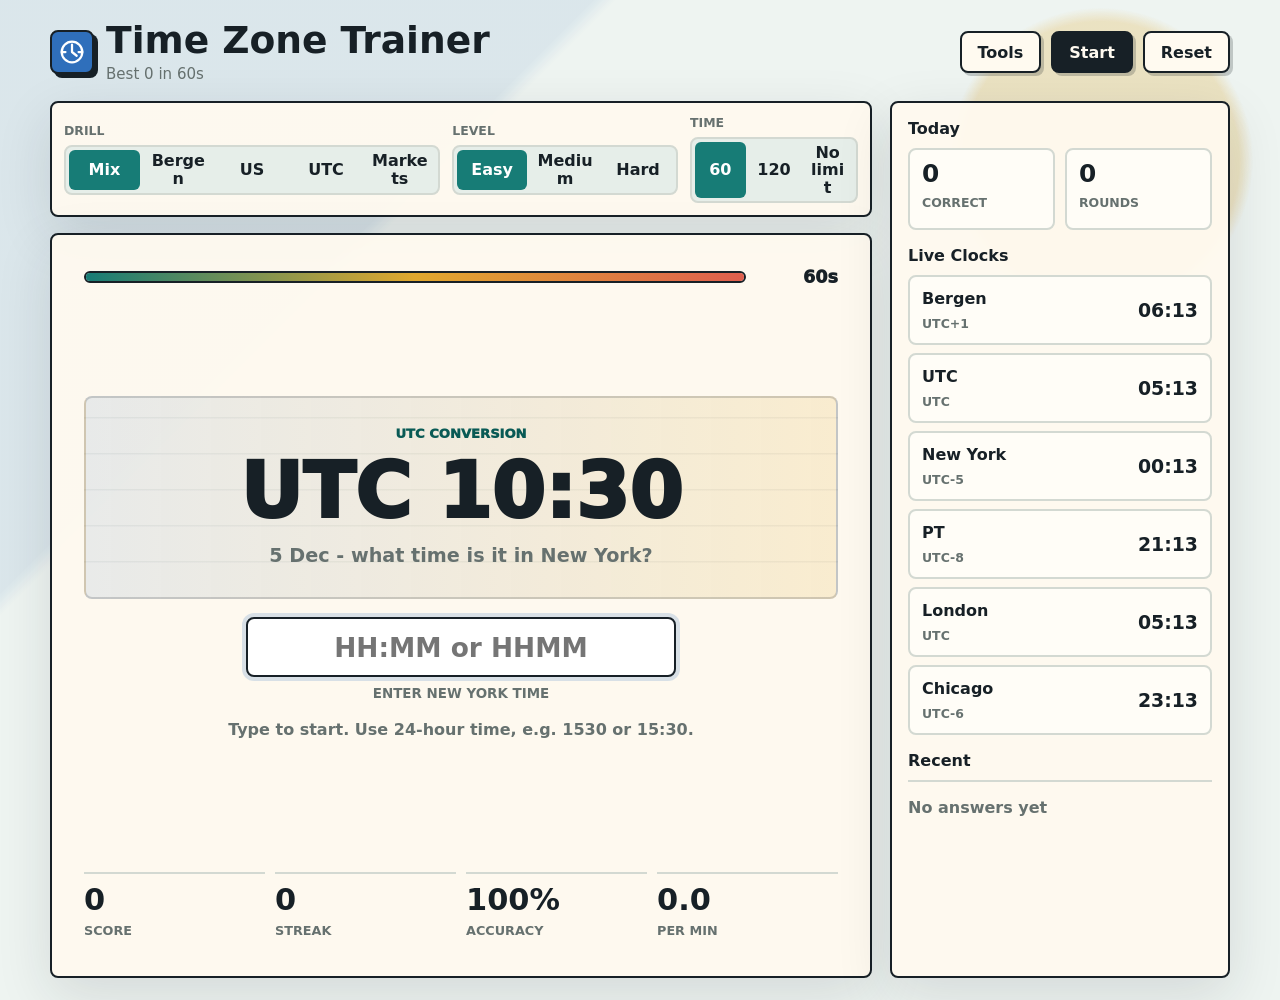
<file: time-zone-trainer/index.html>
<!DOCTYPE html>
<html lang="en">
<head>
  <meta charset="UTF-8">
  <meta name="viewport" content="width=device-width, initial-scale=1.0">
  <meta name="theme-color" content="#eef4f1">
  <meta name="description" content="A fast time-zone conversion trainer for Bergen, UTC, New York, Pacific time, London, and market schedule times.">
  <link rel="icon" href="/favicon.svg" type="image/svg+xml">
  <title>Time Zone Trainer</title>
  <style>
    :root {
      color-scheme: light;
      --paper: #eef4f1;
      --panel: #fffaf0;
      --ink: #172026;
      --muted: #66716f;
      --line: #d3d9d2;
      --teal: #177c76;
      --teal-dark: #095a55;
      --coral: #df5f4e;
      --gold: #e0a82e;
      --blue: #2f6fbb;
      --shadow: 0 18px 55px rgba(23, 32, 38, 0.12);
      --radius: 8px;
    }

    * {
      box-sizing: border-box;
    }

    html {
      min-height: 100%;
      background: var(--paper);
    }

    body {
      min-height: 100vh;
      margin: 0;
      color: var(--ink);
      font-family: Inter, ui-sans-serif, system-ui, -apple-system, BlinkMacSystemFont, "Segoe UI", sans-serif;
      background:
        linear-gradient(135deg, rgba(47, 111, 187, 0.1) 0 26%, transparent 27%),
        radial-gradient(circle at 86% 16%, rgba(224, 168, 46, 0.24) 0 10%, transparent 11%),
        var(--paper);
    }

    button,
    input {
      font: inherit;
    }

    button {
      cursor: pointer;
    }

    .app {
      width: min(1180px, calc(100vw - 28px));
      min-height: 100vh;
      margin: 0 auto;
      padding: 22px 0;
      display: grid;
      grid-template-rows: auto 1fr;
      gap: 18px;
    }

    .topbar {
      display: grid;
      grid-template-columns: minmax(220px, 1fr) auto;
      gap: 16px;
      align-items: center;
    }

    .brand {
      display: flex;
      align-items: center;
      gap: 12px;
      min-width: 0;
    }

    .mark {
      width: 44px;
      height: 44px;
      border: 2px solid var(--ink);
      border-radius: var(--radius);
      display: grid;
      place-items: center;
      background: var(--blue);
      box-shadow: 4px 4px 0 var(--ink);
      flex: 0 0 auto;
    }

    .mark svg {
      width: 30px;
      height: 30px;
      stroke: white;
      stroke-width: 2.4;
      fill: none;
      stroke-linecap: round;
      stroke-linejoin: round;
    }

    h1 {
      margin: 0;
      font-size: clamp(1.45rem, 3vw, 2.35rem);
      line-height: 1;
      letter-spacing: 0;
    }

    .record {
      margin-top: 5px;
      color: var(--muted);
      font-size: 0.94rem;
    }

    .actions {
      display: flex;
      gap: 10px;
      flex-wrap: wrap;
      justify-content: flex-end;
    }

    .button {
      min-height: 42px;
      border: 2px solid var(--ink);
      border-radius: var(--radius);
      padding: 0 16px;
      background: var(--ink);
      color: #fffaf0;
      box-shadow: 3px 3px 0 rgba(23, 32, 38, 0.22);
      font-weight: 850;
      text-decoration: none;
      display: inline-flex;
      align-items: center;
      justify-content: center;
      white-space: nowrap;
    }

    .button.secondary {
      background: var(--panel);
      color: var(--ink);
    }

    .button:active,
    .segmented button:active {
      transform: translateY(1px);
    }

    .button:focus-visible,
    .segmented button:focus-visible,
    .answer:focus-visible {
      outline: none;
      box-shadow: 0 0 0 4px rgba(47, 111, 187, 0.18);
    }

    .layout {
      display: grid;
      grid-template-columns: minmax(0, 1fr) 340px;
      gap: 18px;
      align-items: stretch;
    }

    .workspace {
      min-width: 0;
      display: grid;
      grid-template-rows: auto minmax(430px, 1fr);
      gap: 16px;
    }

    .controls,
    .panel,
    .sidebar {
      border: 2px solid var(--ink);
      border-radius: var(--radius);
      background: rgba(255, 250, 240, 0.94);
      box-shadow: var(--shadow);
    }

    .controls {
      padding: 12px;
      display: grid;
      grid-template-columns: minmax(0, 1.25fr) minmax(0, 0.75fr) auto;
      gap: 12px;
      align-items: center;
    }

    .label {
      display: block;
      margin-bottom: 7px;
      color: var(--muted);
      font-size: 0.78rem;
      font-weight: 900;
      text-transform: uppercase;
    }

    .segmented {
      min-height: 40px;
      border: 2px solid var(--line);
      border-radius: var(--radius);
      padding: 3px;
      display: grid;
      grid-auto-flow: column;
      grid-auto-columns: 1fr;
      gap: 3px;
      background: #e6eee9;
    }

    .segmented button {
      min-width: 0;
      min-height: 32px;
      border: 0;
      border-radius: 6px;
      background: transparent;
      color: var(--ink);
      font-weight: 900;
      padding: 2px 6px;
      line-height: 1.1;
      overflow-wrap: anywhere;
      white-space: normal;
    }

    .segmented button.active {
      background: var(--teal);
      color: white;
    }

    .duration {
      width: 168px;
    }

    .duration .segmented {
      grid-template-columns: repeat(3, 1fr);
    }

    .panel {
      padding: clamp(16px, 4vw, 32px);
      display: grid;
      grid-template-rows: auto 1fr auto;
      gap: 20px;
      overflow: hidden;
    }

    .timer-row {
      display: grid;
      grid-template-columns: 1fr auto;
      gap: 14px;
      align-items: center;
    }

    .meter {
      height: 12px;
      border: 2px solid var(--ink);
      border-radius: 999px;
      overflow: hidden;
      background: #e0e9e4;
    }

    .meter span {
      display: block;
      width: 100%;
      height: 100%;
      background: linear-gradient(90deg, var(--teal), var(--gold), var(--coral));
      transform-origin: left;
      transform: scaleX(1);
    }

    .time {
      width: 78px;
      text-align: right;
      font-variant-numeric: tabular-nums;
      font-size: 1.1rem;
      font-weight: 950;
    }

    .stage {
      display: grid;
      align-content: center;
      justify-items: center;
      gap: 18px;
      min-height: 300px;
      text-align: center;
    }

    .prompt {
      width: min(780px, 100%);
      min-height: 178px;
      border: 2px solid rgba(23, 32, 38, 0.18);
      border-radius: var(--radius);
      background:
        linear-gradient(90deg, rgba(47, 111, 187, 0.1), rgba(224, 168, 46, 0.16)),
        repeating-linear-gradient(0deg, transparent 0 34px, rgba(23, 32, 38, 0.055) 35px 36px);
      padding: clamp(16px, 4vw, 28px);
      display: grid;
      align-content: center;
      gap: 12px;
    }

    .prompt-type {
      color: var(--teal-dark);
      font-size: 0.82rem;
      font-weight: 950;
      text-transform: uppercase;
    }

    .prompt-main {
      font-size: clamp(2rem, 6vw, 4.9rem);
      line-height: 1.02;
      font-weight: 950;
      letter-spacing: 0;
      font-variant-numeric: tabular-nums;
    }

    .prompt-sub {
      color: var(--muted);
      font-size: clamp(1rem, 2vw, 1.2rem);
      line-height: 1.35;
      font-weight: 750;
    }

    .answer-wrap {
      width: min(430px, 100%);
      display: grid;
      gap: 9px;
    }

    .answer {
      width: 100%;
      min-height: 60px;
      border: 2px solid var(--ink);
      border-radius: var(--radius);
      background: white;
      color: var(--ink);
      padding: 0 14px;
      font-size: 1.65rem;
      font-weight: 850;
      text-align: center;
      font-variant-numeric: tabular-nums;
      outline: none;
    }

    .answer:focus {
      box-shadow: 0 0 0 4px rgba(47, 111, 187, 0.18);
    }

    .unit {
      color: var(--muted);
      text-align: center;
      font-size: 0.84rem;
      font-weight: 900;
      text-transform: uppercase;
    }

    .feedback {
      min-height: 44px;
      color: var(--muted);
      font-weight: 850;
      line-height: 1.35;
    }

    .feedback.correct {
      color: var(--teal-dark);
    }

    .feedback.missed {
      color: var(--coral-dark);
    }

    .stats {
      display: grid;
      grid-template-columns: repeat(4, minmax(0, 1fr));
      gap: 10px;
    }

    .stat {
      min-height: 72px;
      border-top: 2px solid var(--line);
      padding-top: 11px;
    }

    .stat strong {
      display: block;
      font-size: clamp(1.25rem, 3vw, 1.9rem);
      line-height: 1;
      font-variant-numeric: tabular-nums;
    }

    .stat span {
      display: block;
      margin-top: 7px;
      color: var(--muted);
      font-size: 0.8rem;
      font-weight: 900;
      text-transform: uppercase;
    }

    .sidebar {
      min-width: 0;
      padding: 16px;
      display: grid;
      grid-template-rows: auto auto 1fr;
      gap: 16px;
      overflow: hidden;
    }

    h2 {
      margin: 0 0 10px;
      font-size: 1rem;
      line-height: 1.2;
    }

    .tiles {
      display: grid;
      grid-template-columns: 1fr 1fr;
      gap: 10px;
    }

    .tile,
    .clock {
      border: 2px solid var(--line);
      border-radius: var(--radius);
      padding: 12px;
      background: #fffdf7;
    }

    .tile {
      min-height: 82px;
    }

    .tile strong {
      display: block;
      font-size: 1.55rem;
      line-height: 1;
      font-variant-numeric: tabular-nums;
    }

    .tile span,
    .clock span {
      display: block;
      margin-top: 8px;
      color: var(--muted);
      font-size: 0.78rem;
      font-weight: 900;
      text-transform: uppercase;
    }

    .clocks {
      display: grid;
      gap: 8px;
    }

    .clock {
      display: grid;
      grid-template-columns: 1fr auto;
      gap: 10px;
      align-items: center;
      min-height: 58px;
    }

    .clock strong {
      font-size: 1rem;
      line-height: 1.1;
    }

    .clock b {
      font-size: 1.18rem;
      font-variant-numeric: tabular-nums;
    }

    .history {
      min-height: 180px;
      overflow: auto;
      border-top: 2px solid var(--line);
    }

    .history-row {
      display: grid;
      gap: 3px;
      min-height: 50px;
      border-bottom: 1px solid var(--line);
      padding: 8px 0;
      font-size: 0.92rem;
    }

    .history-row strong {
      color: var(--teal-dark);
    }

    .history-row span {
      color: var(--muted);
      font-size: 0.82rem;
      line-height: 1.3;
    }

    .empty {
      color: var(--muted);
      padding: 16px 0;
      font-weight: 750;
    }

    @media (max-width: 940px) {
      .layout {
        grid-template-columns: 1fr;
      }

      .sidebar {
        grid-template-columns: 1fr 1fr;
        grid-template-rows: auto 1fr;
      }

      .history-section {
        grid-column: 1 / -1;
      }
    }

    @media (max-width: 760px) {
      .app {
        width: min(100vw - 18px, 680px);
        padding: 10px 0 16px;
      }

      .topbar {
        grid-template-columns: 1fr;
      }

      .actions {
        justify-content: stretch;
      }

      .actions .button {
        flex: 1 1 120px;
      }

      .controls {
        grid-template-columns: 1fr;
      }

      .duration {
        width: auto;
      }

      .panel {
        min-height: 500px;
      }

      .stats {
        grid-template-columns: repeat(2, minmax(0, 1fr));
      }

      .sidebar {
        grid-template-columns: 1fr;
      }
    }

    @media (max-width: 430px) {
      .segmented button {
        font-size: 0.84rem;
      }

      #modeGroup button {
        padding-inline: 3px;
        font-size: 0.72rem;
        overflow-wrap: normal;
        white-space: nowrap;
      }
    }
  </style>
</head>
<body>
  <main class="app">
    <header class="topbar">
      <div class="brand">
        <div class="mark" aria-hidden="true">
          <svg viewBox="0 0 32 32">
            <circle cx="16" cy="16" r="11"></circle>
            <path d="M16 8v8l5 4"></path>
            <path d="M5 16h4"></path>
            <path d="M23 16h4"></path>
          </svg>
        </div>
        <div>
          <h1>Time Zone Trainer</h1>
          <div class="record" id="recordLine">Best 0 in 60s</div>
        </div>
      </div>
      <div class="actions">
        <a class="button secondary" href="../">Tools</a>
        <button class="button" id="startBtn" type="button">Start</button>
        <button class="button secondary" id="resetBtn" type="button">Reset</button>
      </div>
    </header>

    <section class="layout" aria-label="Time zone practice">
      <div class="workspace">
        <section class="controls" aria-label="Session controls">
          <div>
            <span class="label">Drill</span>
            <div class="segmented" id="modeGroup" role="tablist" aria-label="Drill">
              <button type="button" class="active" data-mode="mix">Mix</button>
              <button type="button" data-mode="bergen">Bergen</button>
              <button type="button" data-mode="us">US</button>
              <button type="button" data-mode="utc">UTC</button>
              <button type="button" data-mode="markets">Markets</button>
            </div>
          </div>
          <div>
            <span class="label">Level</span>
            <div class="segmented" id="levelGroup" role="tablist" aria-label="Level">
              <button type="button" class="active" data-level="easy">Easy</button>
              <button type="button" data-level="medium">Medium</button>
              <button type="button" data-level="hard">Hard</button>
            </div>
          </div>
          <div class="duration">
            <span class="label">Time</span>
            <div class="segmented" id="durationGroup" role="tablist" aria-label="Time">
              <button type="button" class="active" data-duration="60">60</button>
              <button type="button" data-duration="120">120</button>
              <button type="button" data-duration="0">No limit</button>
            </div>
          </div>
        </section>

        <section class="panel" aria-live="polite">
          <div class="timer-row">
            <div class="meter" aria-hidden="true"><span id="meterFill"></span></div>
            <div class="time" id="timeLeft">60s</div>
          </div>

          <div class="stage">
            <div class="prompt">
              <div class="prompt-type" id="promptType">Bergen to market time</div>
              <div class="prompt-main" id="promptMain">Bergen 15:30</div>
              <div class="prompt-sub" id="promptSub">What time is it in New York?</div>
            </div>

            <form class="answer-wrap" id="answerForm" autocomplete="off">
              <input class="answer" id="answerInput" name="answer" inputmode="numeric" aria-label="Answer" placeholder="HH:MM or HHMM" autofocus>
              <div class="unit" id="answerUnit">24-hour time</div>
            </form>
            <div class="feedback" id="feedback">Type to start. Enter marks the current answer.</div>
          </div>

          <div class="stats" aria-label="Current stats">
            <div class="stat"><strong id="score">0</strong><span>Score</span></div>
            <div class="stat"><strong id="streak">0</strong><span>Streak</span></div>
            <div class="stat"><strong id="accuracy">100%</strong><span>Accuracy</span></div>
            <div class="stat"><strong id="pace">0.0</strong><span>Per Min</span></div>
          </div>
        </section>
      </div>

      <aside class="sidebar">
        <section>
          <h2>Today</h2>
          <div class="tiles">
            <div class="tile"><strong id="todayCorrect">0</strong><span>Correct</span></div>
            <div class="tile"><strong id="todayRounds">0</strong><span>Rounds</span></div>
          </div>
        </section>
        <section>
          <h2>Live Clocks</h2>
          <div class="clocks" id="clocks"></div>
        </section>
        <section class="history-section">
          <h2>Recent</h2>
          <div class="history" id="history"></div>
        </section>
      </aside>
    </section>
  </main>

  <script>
    const zones = {
      bergen: { label: "Bergen", zone: "Europe/Oslo" },
      utc: { label: "UTC", zone: "UTC" },
      ny: { label: "New York", zone: "America/New_York" },
      pt: { label: "PT", zone: "America/Los_Angeles" },
      london: { label: "London", zone: "Europe/London" },
      chicago: { label: "Chicago", zone: "America/Chicago" }
    };

    const state = {
      mode: "mix",
      level: "easy",
      duration: 60,
      active: false,
      startedAt: 0,
      endsAt: 0,
      score: 0,
      attempts: 0,
      streak: 0,
      current: null,
      timer: null,
      clockTimer: null,
      history: [],
      historyKey: "",
      store: loadStore()
    };

    const els = {
      startBtn: document.getElementById("startBtn"),
      resetBtn: document.getElementById("resetBtn"),
      answerForm: document.getElementById("answerForm"),
      answerInput: document.getElementById("answerInput"),
      promptType: document.getElementById("promptType"),
      promptMain: document.getElementById("promptMain"),
      promptSub: document.getElementById("promptSub"),
      answerUnit: document.getElementById("answerUnit"),
      feedback: document.getElementById("feedback"),
      meterFill: document.getElementById("meterFill"),
      timeLeft: document.getElementById("timeLeft"),
      score: document.getElementById("score"),
      streak: document.getElementById("streak"),
      accuracy: document.getElementById("accuracy"),
      pace: document.getElementById("pace"),
      todayCorrect: document.getElementById("todayCorrect"),
      todayRounds: document.getElementById("todayRounds"),
      recordLine: document.getElementById("recordLine"),
      clocks: document.getElementById("clocks"),
      history: document.getElementById("history")
    };

    const modes = ["bergen", "us", "utc", "markets"];
    const marketTimes = [
      { label: "NYSE open", zone: zones.ny, hour: 9, minute: 30 },
      { label: "NYSE close", zone: zones.ny, hour: 16, minute: 0 },
      { label: "Premarket starts", zone: zones.ny, hour: 4, minute: 0 },
      { label: "After-hours ends", zone: zones.ny, hour: 20, minute: 0 },
      { label: "Pacific 6:30", zone: zones.pt, hour: 6, minute: 30 },
      { label: "UTC midnight", zone: zones.utc, hour: 0, minute: 0 }
    ];

    wireSegments("modeGroup", "mode");
    wireSegments("levelGroup", "level");
    wireSegments("durationGroup", "duration");

    els.startBtn.addEventListener("click", startRound);
    els.resetBtn.addEventListener("click", resetRound);
    els.answerForm.addEventListener("submit", submitAnswer);
    els.answerInput.addEventListener("input", handleAnswerInput);
    document.addEventListener("keydown", handleGlobalKeydown);

    resetRound();
    renderStore();
    startClockTimer();
    document.addEventListener("visibilitychange", () => {
      if (document.visibilityState === "hidden") stopClockTimer();
      else startClockTimer();
    });

    function wireSegments(id, key) {
      document.getElementById(id).addEventListener("click", (event) => {
        const button = event.target.closest("button");
        if (!button) return;
        [...button.parentElement.children].forEach((child) => child.classList.remove("active"));
        button.classList.add("active");
        state[key] = key === "duration" ? Number(button.dataset.duration) : button.dataset[key];
        resetRound();
      });
    }

    function startRound() {
      if (state.active) return;
      state.active = true;
      state.startedAt = Date.now();
      state.endsAt = state.duration ? state.startedAt + state.duration * 1000 : 0;
      state.score = 0;
      state.attempts = 0;
      state.streak = 0;
      state.history = [];
      state.historyKey = "";
      els.startBtn.textContent = "Running";
      els.startBtn.disabled = true;
      els.feedback.textContent = "Go";
      els.feedback.className = "feedback correct";
      if (!state.current) nextProblem();
      tick();
      clearInterval(state.timer);
      state.timer = setInterval(tick, 200);
      els.answerInput.focus();
      render();
    }

    function resetRound() {
      if (state.active && state.attempts > 0) saveRound();
      state.active = false;
      clearInterval(state.timer);
      state.timer = null;
      state.score = 0;
      state.attempts = 0;
      state.streak = 0;
      state.history = [];
      state.historyKey = "";
      state.current = makeProblem();
      els.answerInput.value = "";
      els.startBtn.textContent = "Start";
      els.startBtn.disabled = false;
      els.feedback.textContent = "Type to start. Use 24-hour time, e.g. 1530 or 15:30.";
      els.feedback.className = "feedback";
      renderProblem();
      render();
      updateTimer(state.duration || 0);
      els.answerInput.focus();
    }

    function submitAnswer(event) {
      event.preventDefault();
      if (!state.active) startRound();
      checkAnswer({ force: true });
    }

    function handleAnswerInput() {
      sanitizeAnswer();
      if (!state.active && hasAnswer()) startRound();
      checkAnswer({ force: false });
    }

    function checkAnswer({ force }) {
      if (!state.active || !hasAnswer()) return;
      const parsed = parseAnswer(els.answerInput.value);
      if (!parsed.complete && !force) return;
      if (parsed.minutes === null) return;
      const correct = parsed.minutes === state.current.answerMinutes;
      if (!correct && !force) return;
      recordAnswer(parsed.minutes, correct);
    }

    function recordAnswer(value, correct) {
      state.attempts += 1;
      if (correct) {
        state.score += 1;
        state.streak += 1;
        els.feedback.textContent = "Correct: " + state.current.answerDisplay;
        els.feedback.className = "feedback correct";
      } else {
        state.streak = 0;
        els.feedback.textContent = "Answer: " + state.current.answerDisplay + ". " + state.current.explanation;
        els.feedback.className = "feedback missed";
      }
      state.history.unshift({
        type: state.current.type,
        short: state.current.short,
        answer: state.current.answerDisplay,
        correct
      });
      state.history = state.history.slice(0, 10);
      els.answerInput.value = "";
      nextProblem();
      if (state.duration === 0) saveBestOnly();
      render();
    }

    function sanitizeAnswer() {
      const cleaned = els.answerInput.value
        .replace(/[^\d:apmAPM ]/g, "")
        .replace(/\s+/g, "");
      if (cleaned !== els.answerInput.value) els.answerInput.value = cleaned;
    }

    function hasAnswer() {
      return els.answerInput.value.trim() !== "";
    }

    function finishRound() {
      if (!state.active) return;
      state.active = false;
      clearInterval(state.timer);
      state.timer = null;
      els.startBtn.textContent = "Start";
      els.startBtn.disabled = false;
      els.feedback.textContent = "Done";
      els.feedback.className = "feedback";
      saveRound();
      render();
      updateTimer(0);
    }

    function saveRound() {
      const accuracy = getAccuracy();
      const today = todayKey();
      if (!state.store.days[today]) {
        state.store.days[today] = { correct: 0, rounds: 0 };
      }
      state.store.days[today].correct += state.score;
      state.store.days[today].rounds += 1;
      updateBest(accuracy);
      saveStore();
      renderStore();
    }

    function saveBestOnly() {
      updateBest(getAccuracy());
      saveStore();
      renderStore();
    }

    function updateBest(accuracy) {
      const beatsBest = state.score > state.store.best.score ||
        (state.score === state.store.best.score && accuracy > state.store.best.accuracy);
      if (!beatsBest) return;
      state.store.best = {
        score: state.score,
        accuracy,
        duration: state.duration,
        mode: state.mode,
        level: state.level
      };
    }

    function tick() {
      if (state.duration === 0) {
        updateTimer(0);
        render();
        return;
      }
      const remaining = Math.max(0, Math.ceil((state.endsAt - Date.now()) / 1000));
      updateTimer(remaining);
      if (remaining <= 0) finishRound();
      else render();
    }

    function updateTimer(seconds) {
      if (state.duration === 0) {
        if (els.timeLeft.textContent !== "No limit") els.timeLeft.textContent = "No limit";
        if (els.meterFill.style.transform !== "scaleX(1)") els.meterFill.style.transform = "scaleX(1)";
        return;
      }
      const label = seconds + "s";
      if (els.timeLeft.textContent !== label) els.timeLeft.textContent = label;
      const ratio = Math.max(0, Math.min(1, seconds / state.duration));
      const transform = "scaleX(" + ratio + ")";
      if (els.meterFill.style.transform !== transform) els.meterFill.style.transform = transform;
    }

    function nextProblem() {
      state.current = makeProblem();
      renderProblem();
    }

    function renderProblem() {
      els.promptType.textContent = state.current.type;
      els.promptMain.textContent = state.current.main;
      els.promptSub.textContent = state.current.sub;
      els.answerUnit.textContent = "Enter " + state.current.target.label + " time";
    }

    function makeProblem() {
      const mode = state.mode === "mix" ? pick(modes) : state.mode;
      if (mode === "markets") return makeMarketProblem();
      if (mode === "utc") return makeUtcProblem();
      if (mode === "us") return makeUsProblem();
      return makeBergenProblem();
    }

    function makeBergenProblem() {
      const targets = state.level === "easy" ? [zones.ny, zones.pt] : [zones.ny, zones.pt, zones.utc, zones.london, zones.chicago];
      return makeConversionProblem(zones.bergen, pick(targets), "Bergen to market time");
    }

    function makeUsProblem() {
      const pairs = [
        [zones.ny, zones.bergen],
        [zones.pt, zones.bergen],
        [zones.ny, zones.pt],
        [zones.pt, zones.ny]
      ];
      const pair = pick(state.level === "easy" ? pairs.slice(0, 2) : pairs);
      return makeConversionProblem(pair[0], pair[1], "US market time");
    }

    function makeUtcProblem() {
      const targets = state.level === "easy" ? [zones.bergen, zones.ny] : [zones.bergen, zones.ny, zones.pt, zones.london, zones.chicago];
      return makeConversionProblem(zones.utc, pick(targets), "UTC conversion");
    }

    function makeMarketProblem() {
      const event = pick(marketTimes);
      const target = pick(state.level === "easy" ? [zones.bergen] : [zones.bergen, zones.utc, zones.pt, zones.ny]);
      return makeConversionProblem(event.zone, target, "Market schedule", event.hour, event.minute, event.label);
    }

    function makeConversionProblem(source, target, type, fixedHour, fixedMinute, eventLabel) {
      const date = drillDate();
      const hour = fixedHour ?? randomHour();
      const minute = fixedMinute ?? randomMinute();
      const instant = zonedTimeToUtc(source.zone, date.year, date.month, date.day, hour, minute);
      const answer = getWallTime(instant, target.zone);
      const sourceDisplay = formatTime(hour, minute);
      const targetDisplay = formatTime(answer.hour, answer.minute);
      const shift = dayShift(instant, source.zone, target.zone);
      const dateLabel = formatDate(instant, source.zone);
      const main = (eventLabel ? eventLabel + ": " : "") + source.label + " " + sourceDisplay;
      return {
        type,
        main,
        sub: dateLabel + " - what time is it in " + target.label + "?",
        target,
        answerMinutes: answer.hour * 60 + answer.minute,
        answerDisplay: targetDisplay + (shift ? " (" + shift + ")" : ""),
        short: source.label + " " + sourceDisplay + " -> " + target.label,
        explanation: source.label + " " + sourceDisplay + " converts to " + target.label + " " + targetDisplay + (shift ? " " + shift : "")
      };
    }

    function drillDate() {
      const now = new Date();
      if (state.level !== "hard") {
        return {
          year: now.getUTCFullYear(),
          month: now.getUTCMonth() + 1,
          day: now.getUTCDate()
        };
      }
      const shifted = new Date(now.getTime() + rand(-180, 180) * 86400000);
      return {
        year: shifted.getUTCFullYear(),
        month: shifted.getUTCMonth() + 1,
        day: shifted.getUTCDate()
      };
    }

    function randomHour() {
      if (state.level === "easy") return pick([8, 9, 10, 12, 14, 15, 16, 18, 20, 21]);
      if (state.level === "medium") return pick([0, 4, 6, 8, 9, 10, 12, 14, 15, 16, 18, 20, 21, 22, 23]);
      return rand(0, 23);
    }

    function randomMinute() {
      if (state.level === "easy") return pick([0, 30]);
      if (state.level === "medium") return pick([0, 15, 30, 45]);
      return pick([0, 5, 10, 15, 20, 25, 30, 35, 40, 45, 50, 55]);
    }

    function parseAnswer(input) {
      const raw = input.trim().toLowerCase();
      const ampm = raw.match(/^(\d{1,2})(?::?(\d{2}))?(am|pm)$/);
      if (ampm) {
        let hour = Number(ampm[1]);
        const minute = Number(ampm[2] || 0);
        if (hour < 1 || hour > 12 || minute > 59) return { minutes: null, complete: true };
        if (ampm[3] === "pm" && hour !== 12) hour += 12;
        if (ampm[3] === "am" && hour === 12) hour = 0;
        return { minutes: hour * 60 + minute, complete: true };
      }
      const colon = raw.match(/^(\d{1,2}):(\d{2})$/);
      if (colon) {
        const hour = Number(colon[1]);
        const minute = Number(colon[2]);
        if (hour > 23 || minute > 59) return { minutes: null, complete: true };
        return { minutes: hour * 60 + minute, complete: true };
      }
      const digits = raw.replace(/\D/g, "");
      if (digits.length === 3 || digits.length === 4) {
        const hour = Number(digits.slice(0, -2));
        const minute = Number(digits.slice(-2));
        if (hour > 23 || minute > 59) return { minutes: null, complete: true };
        return { minutes: hour * 60 + minute, complete: true };
      }
      return { minutes: null, complete: false };
    }

    function render() {
      const elapsed = state.active ? Math.max(1, (Date.now() - state.startedAt) / 1000) : 0;
      const perMinute = elapsed ? (state.score / elapsed) * 60 : 0;
      els.score.textContent = state.score;
      els.streak.textContent = state.streak;
      els.accuracy.textContent = getAccuracy() + "%";
      els.pace.textContent = perMinute.toFixed(1);
      renderHistory();
    }

    function renderHistory() {
      const key = state.history.map((item) => item.type + ":" + item.short + ":" + item.answer + ":" + item.correct).join("|") || "empty";
      if (key === state.historyKey) return;
      state.historyKey = key;
      if (state.history.length === 0) {
        els.history.innerHTML = '<div class="empty">No answers yet</div>';
        return;
      }
      els.history.innerHTML = state.history.map((item) => {
        const result = item.correct ? "hit" : "miss";
        return '<div class="history-row"><strong>' + item.type + ' - ' + result + '</strong><span>' + item.short + ' - ' + item.answer + '</span></div>';
      }).join("");
    }

    function renderStore() {
      const today = state.store.days[todayKey()] || { correct: 0, rounds: 0 };
      els.todayCorrect.textContent = today.correct;
      els.todayRounds.textContent = today.rounds;
      els.recordLine.textContent = "Best " + state.store.best.score + " in " + formatDuration(state.store.best.duration);
    }

    function renderClocks() {
      const now = new Date();
      els.clocks.innerHTML = [zones.bergen, zones.utc, zones.ny, zones.pt, zones.london, zones.chicago].map((item) => {
        return '<div class="clock"><div><strong>' + item.label + '</strong><span>' + offsetLabel(now, item.zone) + '</span></div><b>' + formatInZone(now, item.zone) + '</b></div>';
      }).join("");
    }

    function startClockTimer() {
      if (state.clockTimer || document.visibilityState === "hidden") return;
      renderClocks();
      state.clockTimer = setInterval(renderClocks, 1000);
    }

    function stopClockTimer() {
      clearInterval(state.clockTimer);
      state.clockTimer = null;
    }

    function handleGlobalKeydown(event) {
      if (event.target === els.answerInput) return;
      if (/^[\d:]$/.test(event.key)) {
        event.preventDefault();
        els.answerInput.focus();
        els.answerInput.value += event.key;
        handleAnswerInput();
        return;
      }
      if (event.key === "Backspace") {
        event.preventDefault();
        els.answerInput.focus();
        els.answerInput.value = els.answerInput.value.slice(0, -1);
        handleAnswerInput();
      }
    }

    function getAccuracy() {
      if (!state.attempts) return 100;
      return Math.round((state.score / state.attempts) * 100);
    }

    function zonedTimeToUtc(zone, year, month, day, hour, minute) {
      const wallUtc = Date.UTC(year, month - 1, day, hour, minute);
      let guess = wallUtc;
      for (let i = 0; i < 4; i += 1) {
        guess = wallUtc - getOffsetMinutes(new Date(guess), zone) * 60000;
      }
      return new Date(guess);
    }

    function getOffsetMinutes(date, zone) {
      if (zone === "UTC") return 0;
      const parts = new Intl.DateTimeFormat("en-US", {
        timeZone: zone,
        timeZoneName: "shortOffset"
      }).formatToParts(date);
      const name = parts.find((part) => part.type === "timeZoneName").value;
      const match = name.match(/GMT([+-])(\d{1,2})(?::(\d{2}))?/);
      if (!match) return 0;
      const sign = match[1] === "+" ? 1 : -1;
      return sign * (Number(match[2]) * 60 + Number(match[3] || 0));
    }

    function getWallTime(date, zone) {
      const parts = new Intl.DateTimeFormat("en-GB", {
        timeZone: zone,
        hour: "2-digit",
        minute: "2-digit",
        hourCycle: "h23"
      }).formatToParts(date);
      return {
        hour: Number(parts.find((part) => part.type === "hour").value),
        minute: Number(parts.find((part) => part.type === "minute").value)
      };
    }

    function formatInZone(date, zone) {
      return new Intl.DateTimeFormat("en-GB", {
        timeZone: zone,
        hour: "2-digit",
        minute: "2-digit",
        hourCycle: "h23"
      }).format(date);
    }

    function formatDate(date, zone) {
      return new Intl.DateTimeFormat("en-GB", {
        timeZone: zone,
        month: "short",
        day: "numeric"
      }).format(date);
    }

    function dayNumber(date, zone) {
      const parts = new Intl.DateTimeFormat("en-GB", {
        timeZone: zone,
        year: "numeric",
        month: "2-digit",
        day: "2-digit"
      }).formatToParts(date);
      return Date.UTC(
        Number(parts.find((part) => part.type === "year").value),
        Number(parts.find((part) => part.type === "month").value) - 1,
        Number(parts.find((part) => part.type === "day").value)
      ) / 86400000;
    }

    function dayShift(date, sourceZone, targetZone) {
      const diff = dayNumber(date, targetZone) - dayNumber(date, sourceZone);
      if (diff > 0) return "next day";
      if (diff < 0) return "previous day";
      return "";
    }

    function offsetLabel(date, zone) {
      const minutes = getOffsetMinutes(date, zone);
      if (minutes === 0) return "UTC";
      const sign = minutes > 0 ? "+" : "-";
      const abs = Math.abs(minutes);
      const hours = Math.floor(abs / 60);
      const mins = abs % 60;
      return "UTC" + sign + hours + (mins ? ":" + String(mins).padStart(2, "0") : "");
    }

    function formatTime(hour, minute) {
      return String(hour).padStart(2, "0") + ":" + String(minute).padStart(2, "0");
    }

    function formatDuration(duration) {
      return duration ? duration + "s" : "untimed";
    }

    function rand(min, max) {
      return Math.floor(Math.random() * (max - min + 1)) + min;
    }

    function pick(items) {
      return items[Math.floor(Math.random() * items.length)];
    }

    function todayKey() {
      return new Date().toISOString().slice(0, 10);
    }

    function loadStore() {
      const fallback = {
        best: { score: 0, accuracy: 0, duration: 60, mode: "mix", level: "easy" },
        days: {}
      };
      try {
        return JSON.parse(localStorage.getItem("time-zone-trainer")) || fallback;
      } catch {
        return fallback;
      }
    }

    function saveStore() {
      localStorage.setItem("time-zone-trainer", JSON.stringify(state.store));
    }
  </script>
</body>
</html>
</file>
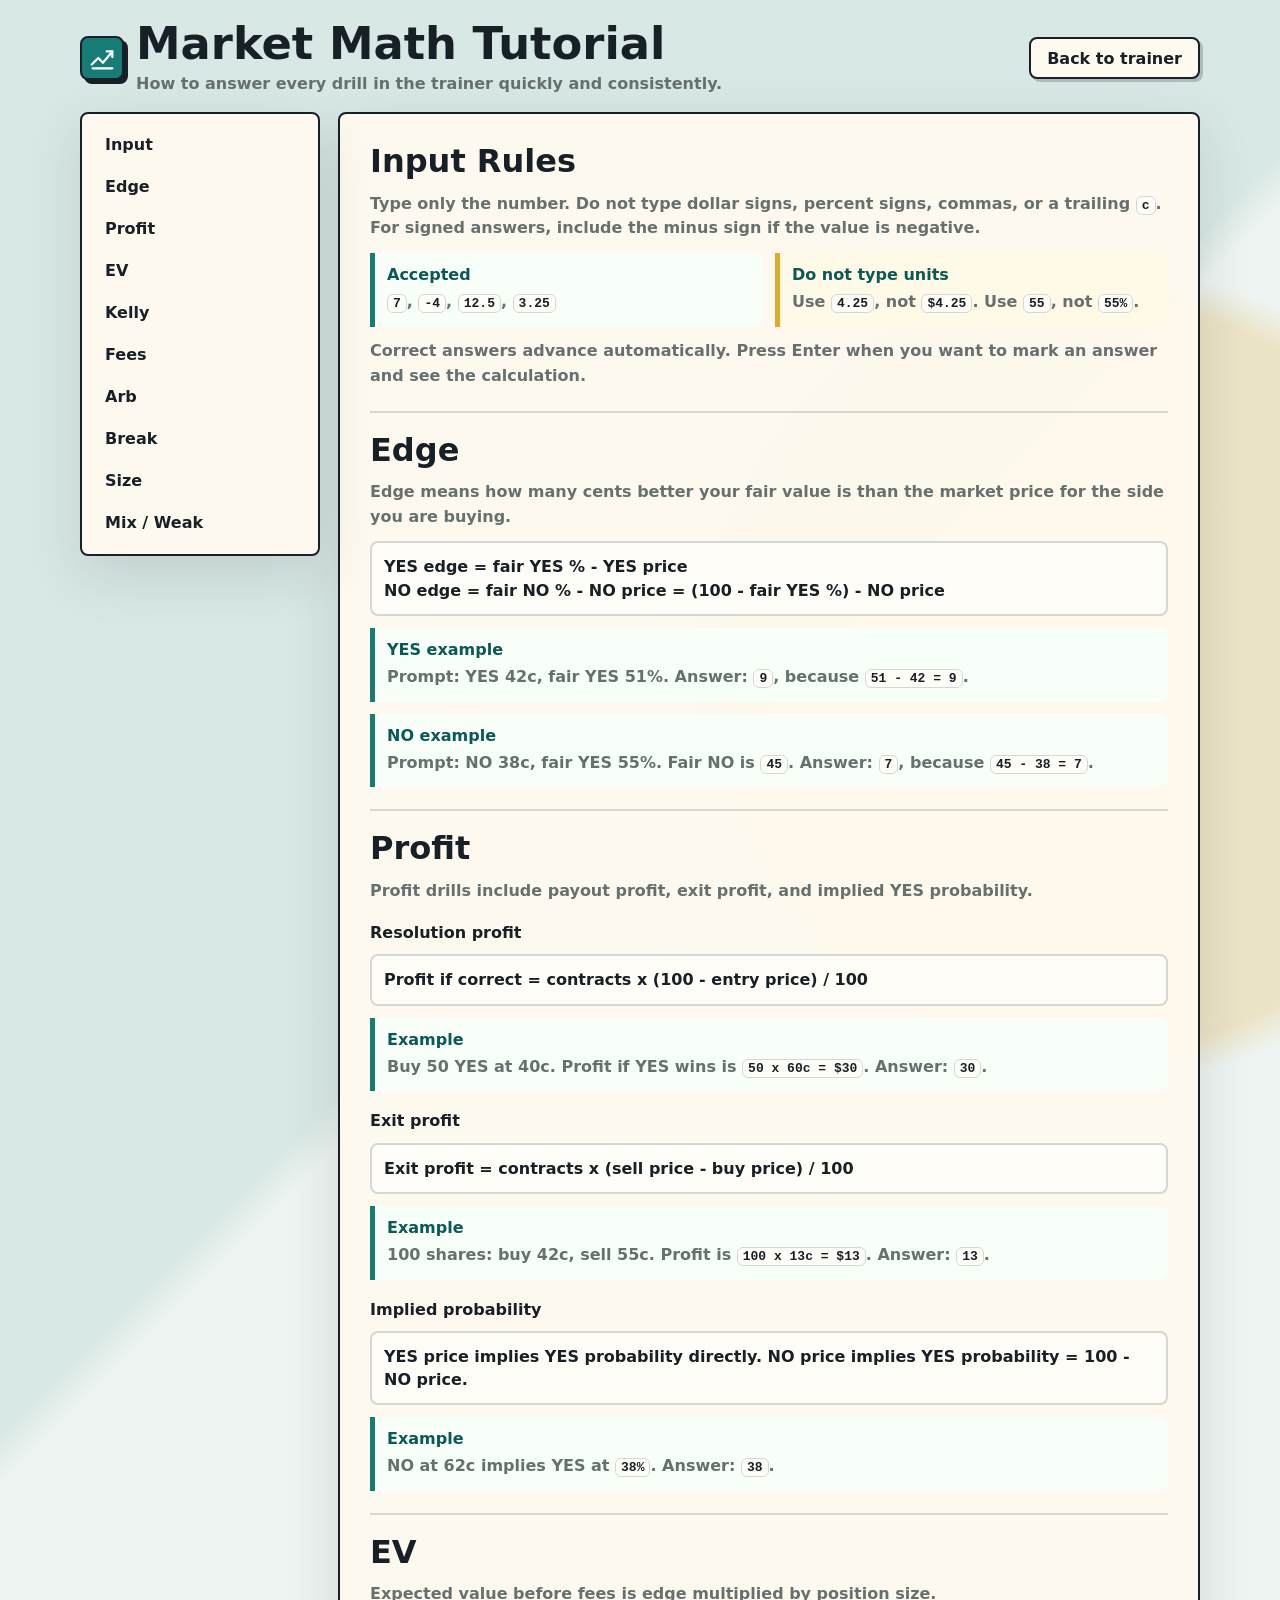
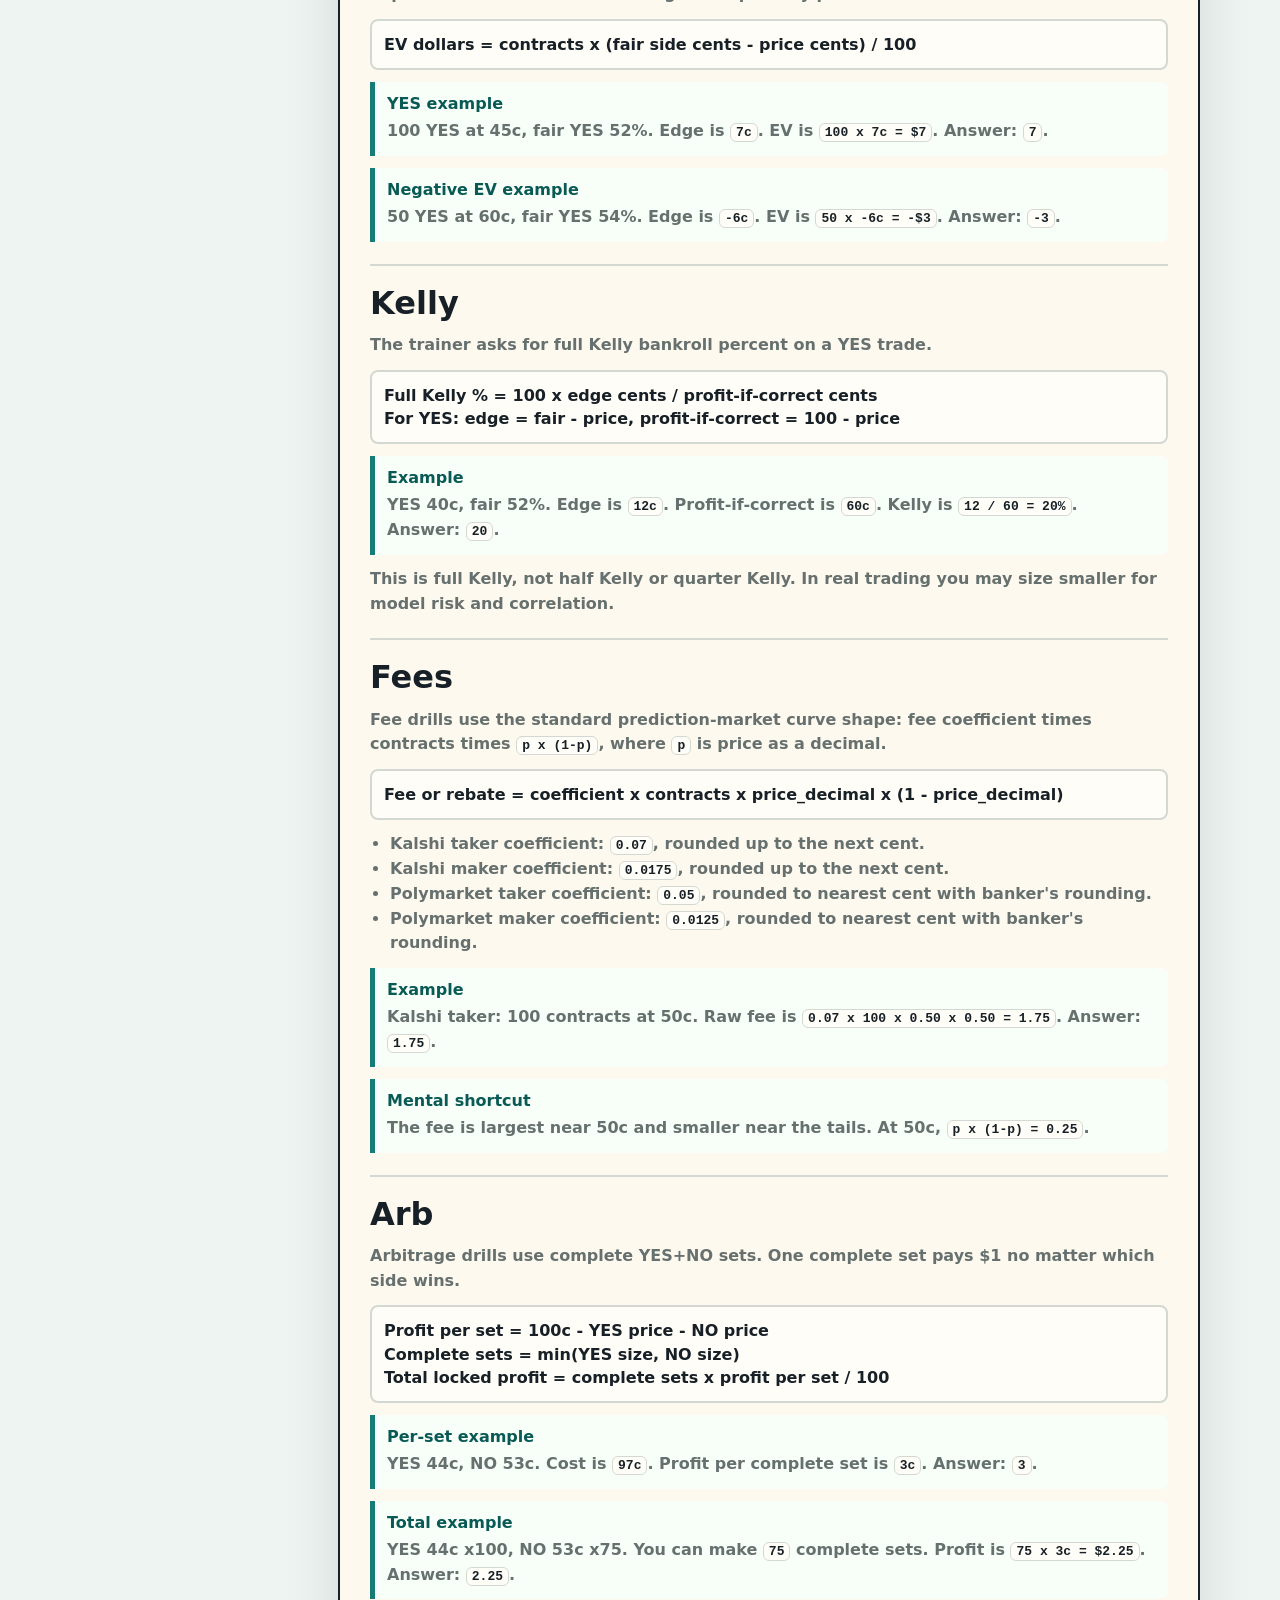
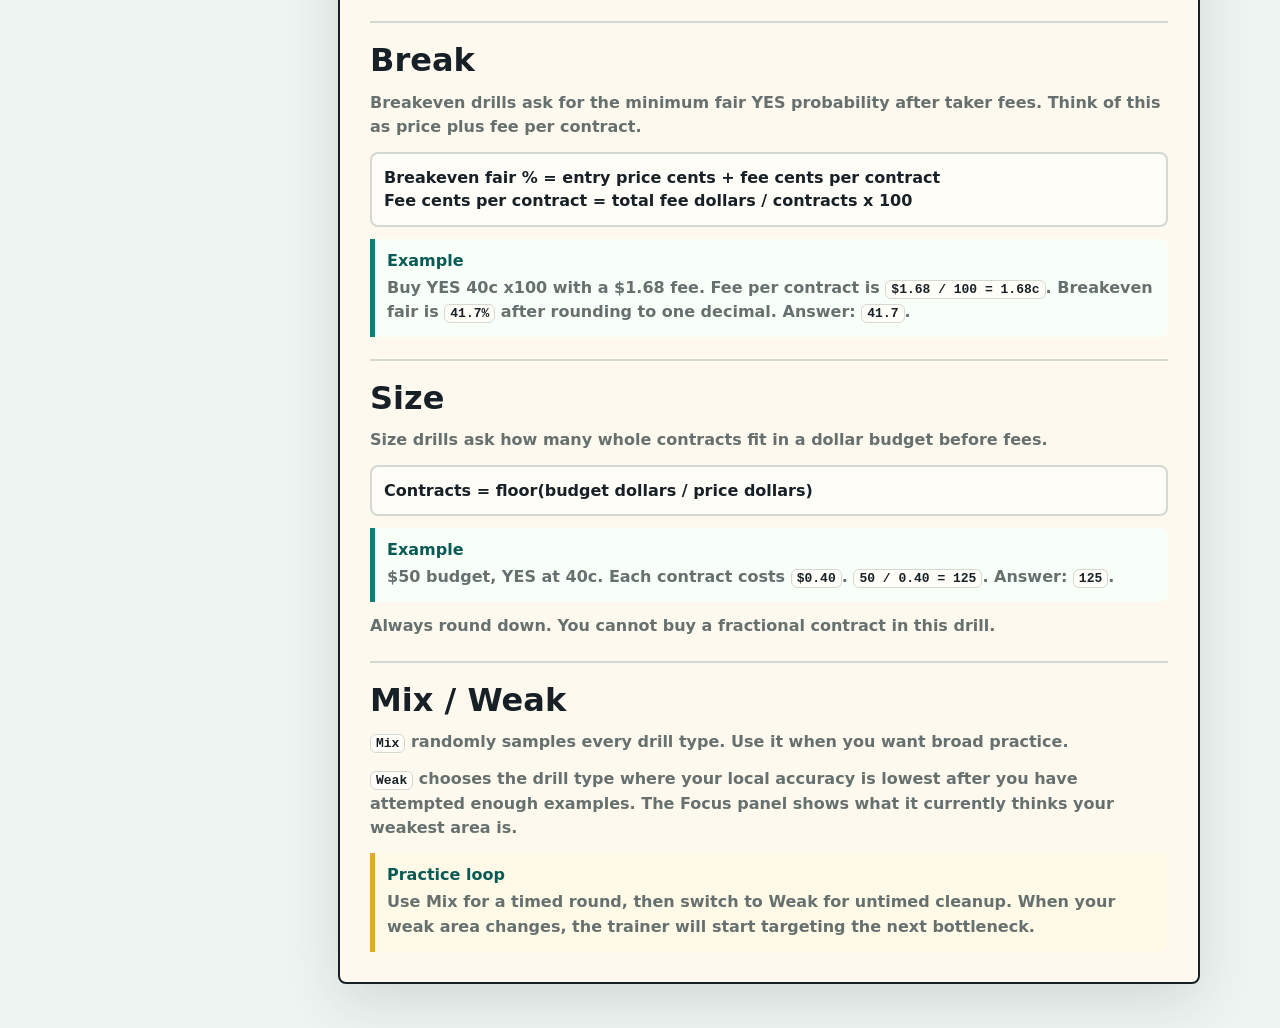
<file: market-math-trainer/tutorial/index.html>
<!DOCTYPE html>
<html lang="en">
<head>
  <meta charset="UTF-8">
  <meta name="viewport" content="width=device-width, initial-scale=1.0">
  <meta name="theme-color" content="#eef4f1">
  <meta name="description" content="A concise tutorial for every Market Math Trainer drill, including edge, EV, Kelly, fees, arbitrage, breakeven, and sizing.">
  <link rel="icon" href="/favicon.svg" type="image/svg+xml">
  <title>Market Math Trainer Tutorial</title>
  <style>
    :root {
      color-scheme: light;
      --paper: #eef4f1;
      --panel: #fffaf0;
      --ink: #172026;
      --muted: #66716f;
      --line: #d3d9d2;
      --teal: #177c76;
      --teal-dark: #095a55;
      --coral: #df5f4e;
      --gold: #e0a82e;
      --blue: #2f6fbb;
      --shadow: 0 18px 55px rgba(23, 32, 38, 0.12);
      --radius: 8px;
    }

    * {
      box-sizing: border-box;
    }

    html {
      min-height: 100%;
      background: var(--paper);
      scroll-behavior: smooth;
    }

    body {
      min-height: 100vh;
      margin: 0;
      color: var(--ink);
      font-family: Inter, ui-sans-serif, system-ui, -apple-system, BlinkMacSystemFont, "Segoe UI", sans-serif;
      background:
        linear-gradient(135deg, rgba(23, 124, 118, 0.1) 0 26%, transparent 27%),
        radial-gradient(circle at 86% 16%, rgba(224, 168, 46, 0.22) 0 10%, transparent 11%),
        var(--paper);
    }

    a {
      color: inherit;
    }

    .shell {
      width: min(1120px, calc(100vw - 28px));
      margin: 0 auto;
      padding: 22px 0 44px;
      display: grid;
      gap: 18px;
    }

    .topbar {
      display: grid;
      grid-template-columns: minmax(0, 1fr) auto;
      gap: 16px;
      align-items: center;
    }

    .brand {
      display: flex;
      align-items: center;
      gap: 12px;
      min-width: 0;
    }

    .mark {
      width: 44px;
      height: 44px;
      border: 2px solid var(--ink);
      border-radius: var(--radius);
      display: grid;
      place-items: center;
      background: var(--teal);
      box-shadow: 4px 4px 0 var(--ink);
      flex: 0 0 auto;
    }

    .mark svg {
      width: 30px;
      height: 30px;
      stroke: white;
      stroke-width: 2.4;
      fill: none;
      stroke-linecap: round;
      stroke-linejoin: round;
    }

    h1 {
      margin: 0;
      font-size: clamp(1.65rem, 4vw, 2.8rem);
      line-height: 1;
      letter-spacing: 0;
    }

    .subhead {
      margin: 6px 0 0;
      color: var(--muted);
      font-weight: 700;
      line-height: 1.35;
    }

    .button {
      min-height: 42px;
      border: 2px solid var(--ink);
      border-radius: var(--radius);
      padding: 9px 16px;
      background: var(--panel);
      color: var(--ink);
      box-shadow: 3px 3px 0 rgba(23, 32, 38, 0.22);
      font-weight: 850;
      text-decoration: none;
      display: inline-flex;
      align-items: center;
      justify-content: center;
      white-space: nowrap;
    }

    .layout {
      display: grid;
      grid-template-columns: 240px minmax(0, 1fr);
      gap: 18px;
      align-items: start;
    }

    .nav,
    .content {
      border: 2px solid var(--ink);
      border-radius: var(--radius);
      background: rgba(255, 250, 240, 0.94);
      box-shadow: var(--shadow);
    }

    .nav {
      position: sticky;
      top: 14px;
      padding: 14px;
      display: grid;
      gap: 8px;
    }

    .nav a {
      min-height: 34px;
      border-radius: 6px;
      padding: 7px 9px;
      color: var(--ink);
      text-decoration: none;
      font-weight: 850;
    }

    .nav a:hover,
    .nav a:focus-visible {
      background: #e6eee9;
      outline: none;
    }

    .content {
      padding: clamp(16px, 4vw, 30px);
      display: grid;
      gap: 22px;
    }

    section {
      border-top: 2px solid var(--line);
      padding-top: 20px;
      display: grid;
      gap: 12px;
    }

    section:first-child {
      border-top: 0;
      padding-top: 0;
    }

    h2 {
      margin: 0;
      font-size: clamp(1.35rem, 3vw, 2rem);
      line-height: 1.1;
    }

    h3 {
      margin: 8px 0 0;
      font-size: 1rem;
      line-height: 1.2;
    }

    p,
    li {
      color: var(--muted);
      line-height: 1.55;
      font-weight: 650;
    }

    p,
    ul,
    ol {
      margin: 0;
    }

    ul,
    ol {
      padding-left: 1.25rem;
    }

    code {
      border: 1px solid var(--line);
      border-radius: 6px;
      background: #fffdf7;
      padding: 1px 5px;
      color: var(--ink);
      font-weight: 850;
    }

    .formula {
      border: 2px solid var(--line);
      border-radius: var(--radius);
      background: #fffdf7;
      padding: 12px;
      color: var(--ink);
      font-weight: 900;
      line-height: 1.45;
    }

    .example {
      border-left: 5px solid var(--teal);
      background: #f8fff8;
      padding: 12px;
      border-radius: 0 var(--radius) var(--radius) 0;
      display: grid;
      gap: 6px;
    }

    .example strong {
      color: var(--teal-dark);
    }

    .warn {
      border-left-color: var(--gold);
      background: #fff9e8;
    }

    .grid {
      display: grid;
      grid-template-columns: repeat(2, minmax(0, 1fr));
      gap: 12px;
    }

    @media (max-width: 820px) {
      .topbar,
      .layout,
      .grid {
        grid-template-columns: 1fr;
      }

      .nav {
        position: static;
        grid-template-columns: repeat(2, minmax(0, 1fr));
        gap: 6px;
        padding: 10px;
      }

      .nav a {
        min-height: 32px;
        padding: 6px 8px;
        border: 1px solid var(--line);
        background: rgba(255, 255, 255, 0.58);
        display: inline-flex;
        align-items: center;
      }
    }
  </style>
</head>
<body>
  <main class="shell">
    <header class="topbar">
      <div class="brand">
        <div class="mark" aria-hidden="true">
          <svg viewBox="0 0 32 32">
            <path d="M5 23l7-7 5 5 10-12"></path>
            <path d="M21 9h6v6"></path>
            <path d="M6 27h21"></path>
          </svg>
        </div>
        <div>
          <h1>Market Math Tutorial</h1>
          <p class="subhead">How to answer every drill in the trainer quickly and consistently.</p>
        </div>
      </div>
      <a class="button" href="../">Back to trainer</a>
    </header>

    <div class="layout">
      <nav class="nav" aria-label="Tutorial sections">
        <a href="#input">Input</a>
        <a href="#edge">Edge</a>
        <a href="#profit">Profit</a>
        <a href="#ev">EV</a>
        <a href="#kelly">Kelly</a>
        <a href="#fees">Fees</a>
        <a href="#arb">Arb</a>
        <a href="#breakeven">Break</a>
        <a href="#size">Size</a>
        <a href="#mix">Mix / Weak</a>
      </nav>

      <article class="content">
        <section id="input">
          <h2>Input Rules</h2>
          <p>Type only the number. Do not type dollar signs, percent signs, commas, or a trailing <code>c</code>. For signed answers, include the minus sign if the value is negative.</p>
          <div class="grid">
            <div class="example">
              <strong>Accepted</strong>
              <p><code>7</code>, <code>-4</code>, <code>12.5</code>, <code>3.25</code></p>
            </div>
            <div class="example warn">
              <strong>Do not type units</strong>
              <p>Use <code>4.25</code>, not <code>$4.25</code>. Use <code>55</code>, not <code>55%</code>.</p>
            </div>
          </div>
          <p>Correct answers advance automatically. Press Enter when you want to mark an answer and see the calculation.</p>
        </section>

        <section id="edge">
          <h2>Edge</h2>
          <p>Edge means how many cents better your fair value is than the market price for the side you are buying.</p>
          <div class="formula">YES edge = fair YES % - YES price<br>NO edge = fair NO % - NO price = (100 - fair YES %) - NO price</div>
          <div class="example">
            <strong>YES example</strong>
            <p>Prompt: YES 42c, fair YES 51%. Answer: <code>9</code>, because <code>51 - 42 = 9</code>.</p>
          </div>
          <div class="example">
            <strong>NO example</strong>
            <p>Prompt: NO 38c, fair YES 55%. Fair NO is <code>45</code>. Answer: <code>7</code>, because <code>45 - 38 = 7</code>.</p>
          </div>
        </section>

        <section id="profit">
          <h2>Profit</h2>
          <p>Profit drills include payout profit, exit profit, and implied YES probability.</p>
          <h3>Resolution profit</h3>
          <div class="formula">Profit if correct = contracts x (100 - entry price) / 100</div>
          <div class="example">
            <strong>Example</strong>
            <p>Buy 50 YES at 40c. Profit if YES wins is <code>50 x 60c = $30</code>. Answer: <code>30</code>.</p>
          </div>
          <h3>Exit profit</h3>
          <div class="formula">Exit profit = contracts x (sell price - buy price) / 100</div>
          <div class="example">
            <strong>Example</strong>
            <p>100 shares: buy 42c, sell 55c. Profit is <code>100 x 13c = $13</code>. Answer: <code>13</code>.</p>
          </div>
          <h3>Implied probability</h3>
          <div class="formula">YES price implies YES probability directly. NO price implies YES probability = 100 - NO price.</div>
          <div class="example">
            <strong>Example</strong>
            <p>NO at 62c implies YES at <code>38%</code>. Answer: <code>38</code>.</p>
          </div>
        </section>

        <section id="ev">
          <h2>EV</h2>
          <p>Expected value before fees is edge multiplied by position size.</p>
          <div class="formula">EV dollars = contracts x (fair side cents - price cents) / 100</div>
          <div class="example">
            <strong>YES example</strong>
            <p>100 YES at 45c, fair YES 52%. Edge is <code>7c</code>. EV is <code>100 x 7c = $7</code>. Answer: <code>7</code>.</p>
          </div>
          <div class="example">
            <strong>Negative EV example</strong>
            <p>50 YES at 60c, fair YES 54%. Edge is <code>-6c</code>. EV is <code>50 x -6c = -$3</code>. Answer: <code>-3</code>.</p>
          </div>
        </section>

        <section id="kelly">
          <h2>Kelly</h2>
          <p>The trainer asks for full Kelly bankroll percent on a YES trade.</p>
          <div class="formula">Full Kelly % = 100 x edge cents / profit-if-correct cents<br>For YES: edge = fair - price, profit-if-correct = 100 - price</div>
          <div class="example">
            <strong>Example</strong>
            <p>YES 40c, fair 52%. Edge is <code>12c</code>. Profit-if-correct is <code>60c</code>. Kelly is <code>12 / 60 = 20%</code>. Answer: <code>20</code>.</p>
          </div>
          <p>This is full Kelly, not half Kelly or quarter Kelly. In real trading you may size smaller for model risk and correlation.</p>
        </section>

        <section id="fees">
          <h2>Fees</h2>
          <p>Fee drills use the standard prediction-market curve shape: fee coefficient times contracts times <code>p x (1-p)</code>, where <code>p</code> is price as a decimal.</p>
          <div class="formula">Fee or rebate = coefficient x contracts x price_decimal x (1 - price_decimal)</div>
          <ul>
            <li>Kalshi taker coefficient: <code>0.07</code>, rounded up to the next cent.</li>
            <li>Kalshi maker coefficient: <code>0.0175</code>, rounded up to the next cent.</li>
            <li>Polymarket taker coefficient: <code>0.05</code>, rounded to nearest cent with banker's rounding.</li>
            <li>Polymarket maker coefficient: <code>0.0125</code>, rounded to nearest cent with banker's rounding.</li>
          </ul>
          <div class="example">
            <strong>Example</strong>
            <p>Kalshi taker: 100 contracts at 50c. Raw fee is <code>0.07 x 100 x 0.50 x 0.50 = 1.75</code>. Answer: <code>1.75</code>.</p>
          </div>
          <div class="example">
            <strong>Mental shortcut</strong>
            <p>The fee is largest near 50c and smaller near the tails. At 50c, <code>p x (1-p) = 0.25</code>.</p>
          </div>
        </section>

        <section id="arb">
          <h2>Arb</h2>
          <p>Arbitrage drills use complete YES+NO sets. One complete set pays $1 no matter which side wins.</p>
          <div class="formula">Profit per set = 100c - YES price - NO price<br>Complete sets = min(YES size, NO size)<br>Total locked profit = complete sets x profit per set / 100</div>
          <div class="example">
            <strong>Per-set example</strong>
            <p>YES 44c, NO 53c. Cost is <code>97c</code>. Profit per complete set is <code>3c</code>. Answer: <code>3</code>.</p>
          </div>
          <div class="example">
            <strong>Total example</strong>
            <p>YES 44c x100, NO 53c x75. You can make <code>75</code> complete sets. Profit is <code>75 x 3c = $2.25</code>. Answer: <code>2.25</code>.</p>
          </div>
        </section>

        <section id="breakeven">
          <h2>Break</h2>
          <p>Breakeven drills ask for the minimum fair YES probability after taker fees. Think of this as price plus fee per contract.</p>
          <div class="formula">Breakeven fair % = entry price cents + fee cents per contract<br>Fee cents per contract = total fee dollars / contracts x 100</div>
          <div class="example">
            <strong>Example</strong>
            <p>Buy YES 40c x100 with a $1.68 fee. Fee per contract is <code>$1.68 / 100 = 1.68c</code>. Breakeven fair is <code>41.7%</code> after rounding to one decimal. Answer: <code>41.7</code>.</p>
          </div>
        </section>

        <section id="size">
          <h2>Size</h2>
          <p>Size drills ask how many whole contracts fit in a dollar budget before fees.</p>
          <div class="formula">Contracts = floor(budget dollars / price dollars)</div>
          <div class="example">
            <strong>Example</strong>
            <p>$50 budget, YES at 40c. Each contract costs <code>$0.40</code>. <code>50 / 0.40 = 125</code>. Answer: <code>125</code>.</p>
          </div>
          <p>Always round down. You cannot buy a fractional contract in this drill.</p>
        </section>

        <section id="mix">
          <h2>Mix / Weak</h2>
          <p><code>Mix</code> randomly samples every drill type. Use it when you want broad practice.</p>
          <p><code>Weak</code> chooses the drill type where your local accuracy is lowest after you have attempted enough examples. The Focus panel shows what it currently thinks your weakest area is.</p>
          <div class="example warn">
            <strong>Practice loop</strong>
            <p>Use Mix for a timed round, then switch to Weak for untimed cleanup. When your weak area changes, the trainer will start targeting the next bottleneck.</p>
          </div>
        </section>
      </article>
    </div>
  </main>
</body>
</html>
</file>
